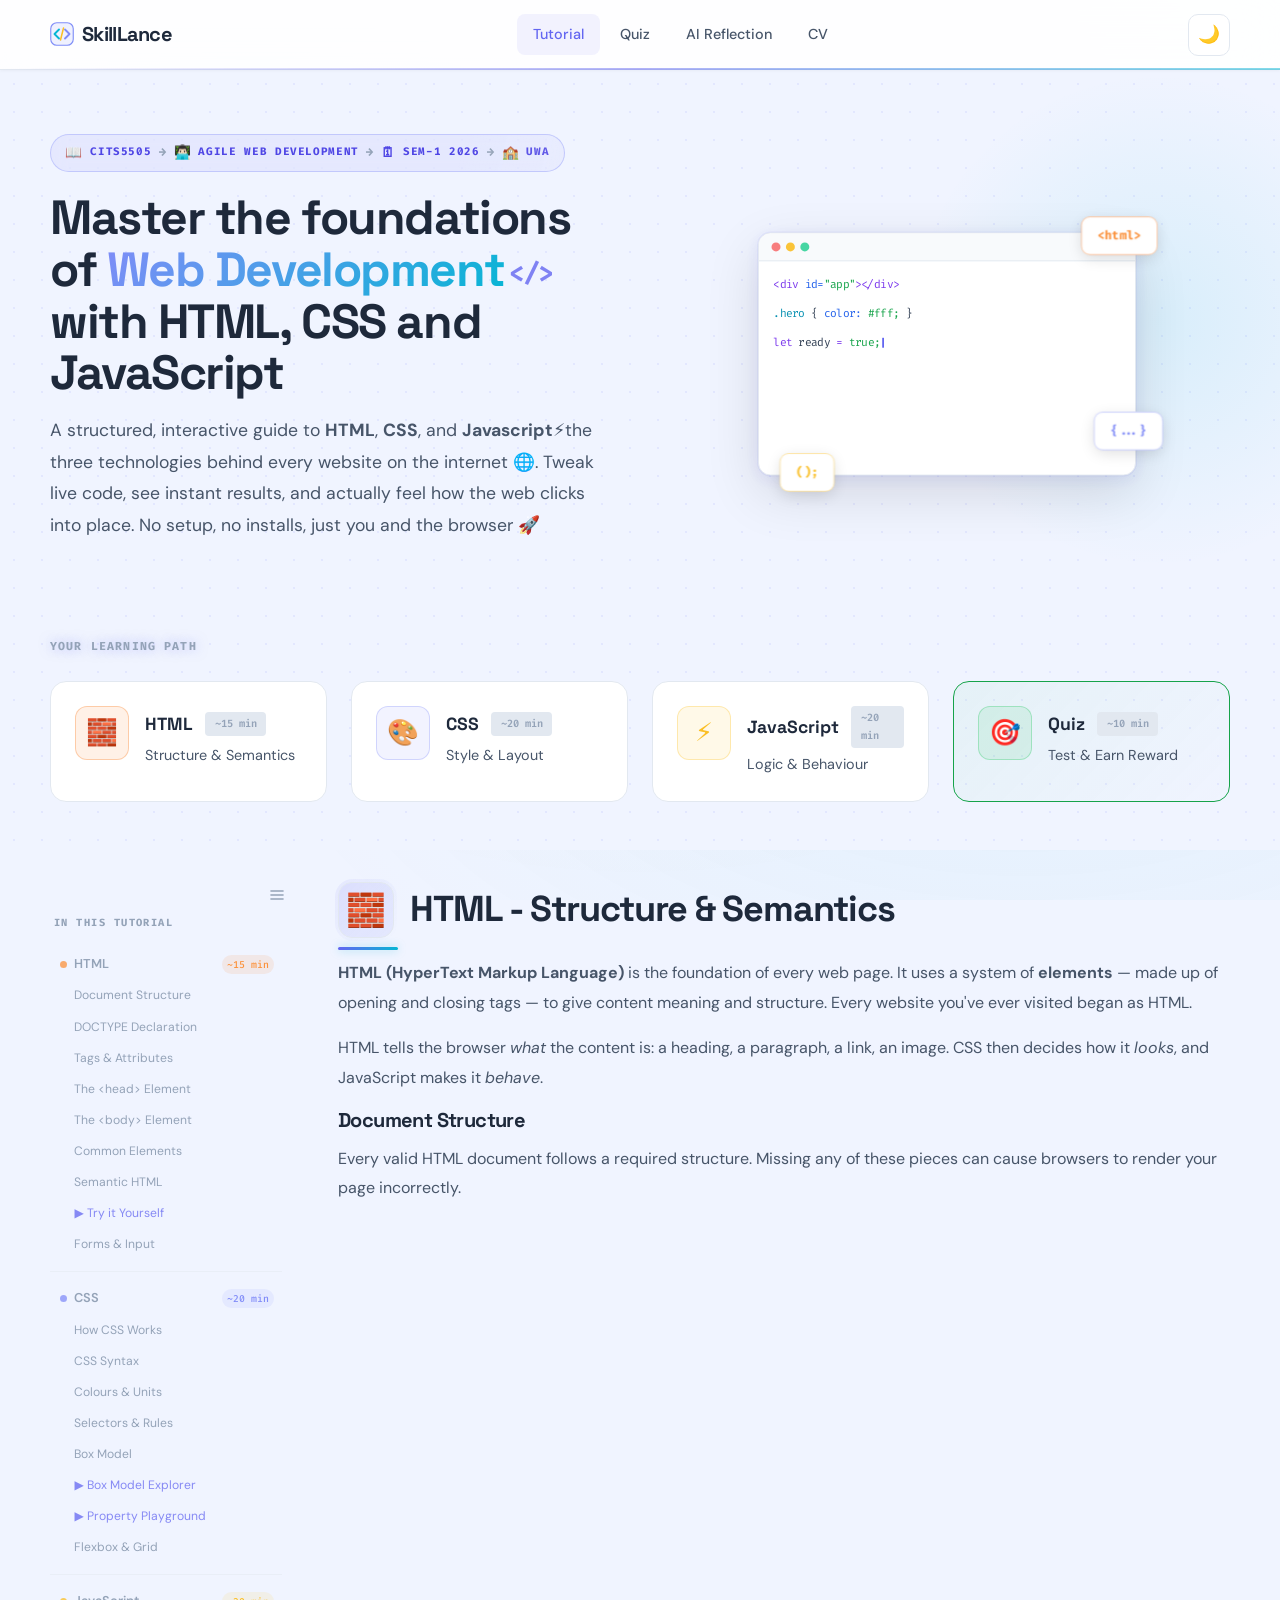
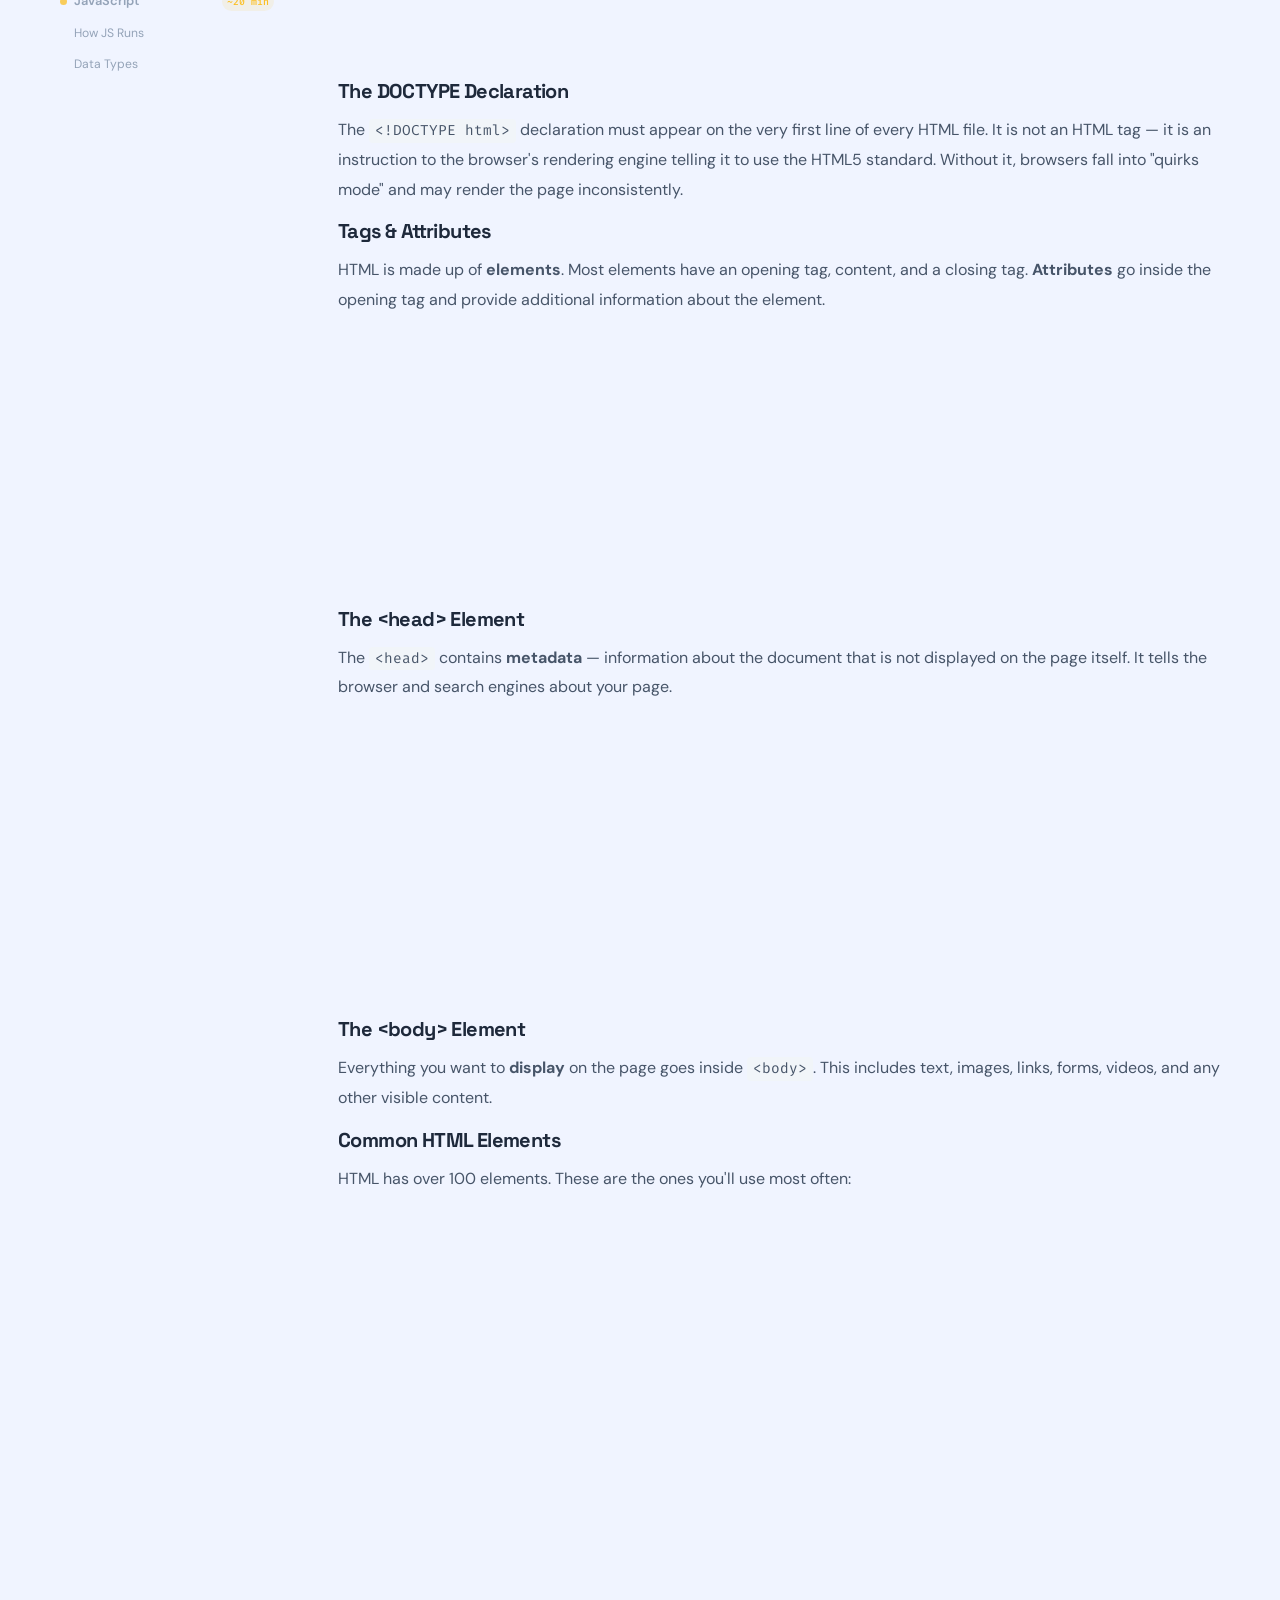
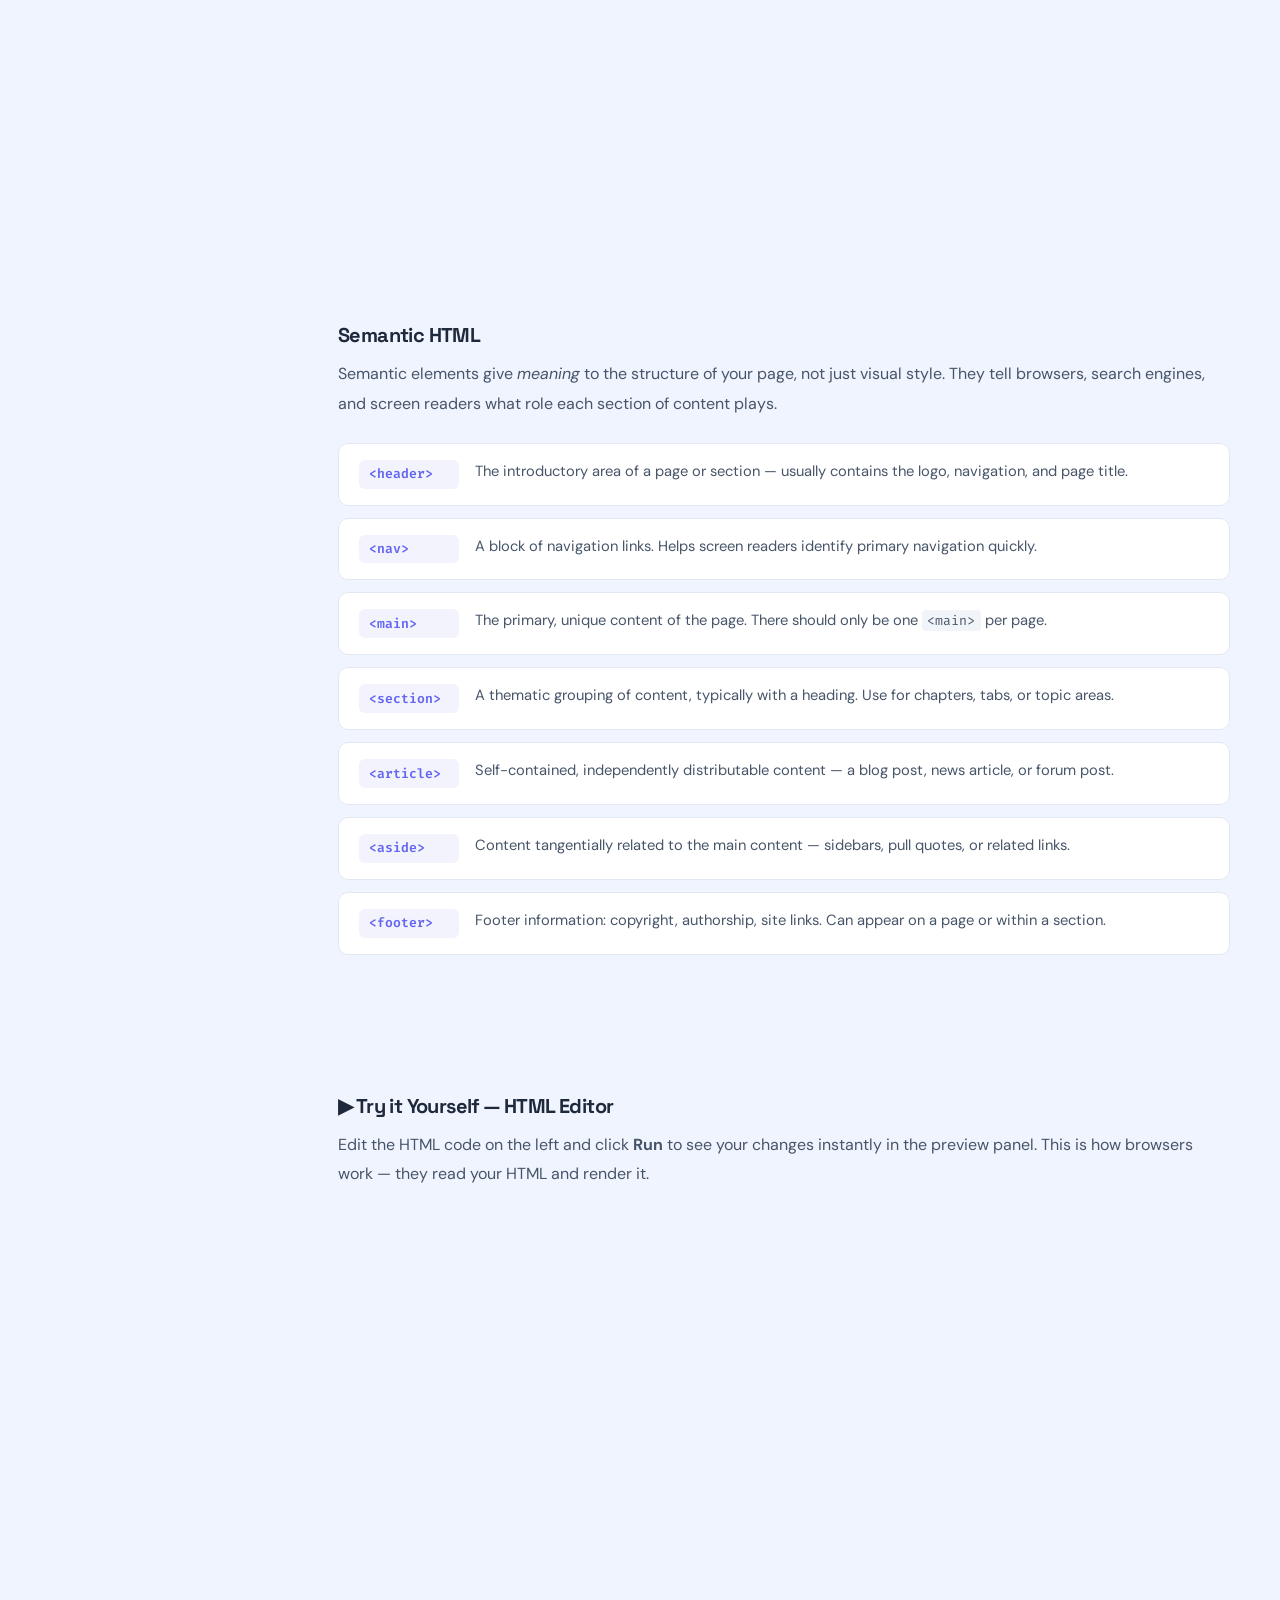
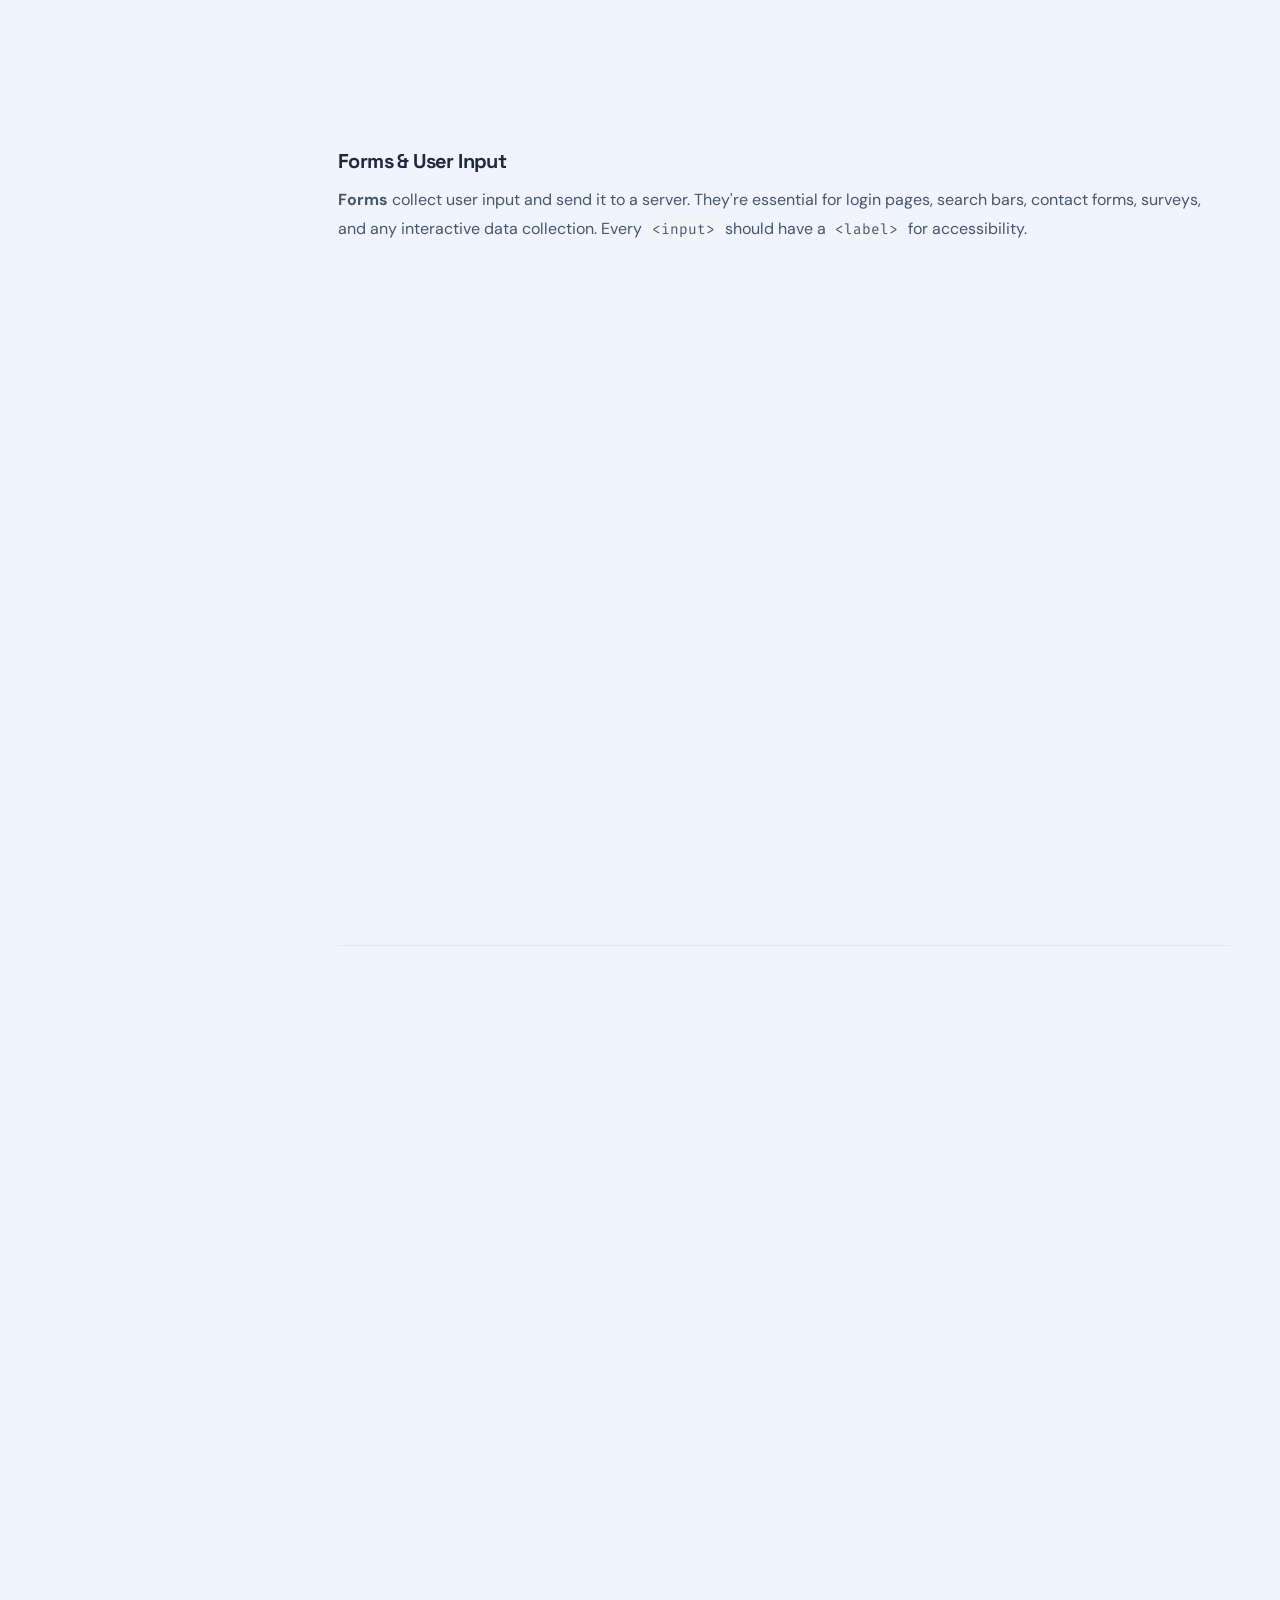
<file: index.html>
<!DOCTYPE html>
<!--
  ============================================================
  SkillLance — index.html
  Entry point / redirect stub
  ============================================================
  Author      : Arshad Sheik (Student ID: 25101735)
  Unit        : CITS5505 Agile Web Development, Sem 1 2026
  Institution : The University of Western Australia (UWA)
  Description : Root index page. Immediately redirects the
                visitor to the main Tutorial page so that
                opening the project root (e.g. on GitHub Pages)
                lands on the correct starting page.
  ============================================================
-->
<html lang="en">
<head>
  <meta charset="UTF-8">
  <!-- Favicon: inline SVG reusing the SkillLance code-bracket logo -->
  <link rel="icon" type="image/svg+xml" href="data:image/svg+xml,%3Csvg xmlns='http://www.w3.org/2000/svg' viewBox='0 0 32 32'%3E%3Crect x='1' y='1' width='30' height='30' rx='8' fill='%23818cf8' opacity='0.15'/%3E%3Crect x='1' y='1' width='30' height='30' rx='8' stroke='url(%23fg)' stroke-width='1.5' fill='none'/%3E%3Cpath d='M12 10L6 16L12 22' stroke='%2306b6d4' stroke-width='2.5' stroke-linecap='round' stroke-linejoin='round'/%3E%3Cpath d='M20 10L26 16L20 22' stroke='%23818cf8' stroke-width='2.5' stroke-linecap='round' stroke-linejoin='round'/%3E%3Cpath d='M18 8L14 24' stroke='%23fbbf24' stroke-width='2' stroke-linecap='round'/%3E%3Cdefs%3E%3ClinearGradient id='fg' x1='0' y1='0' x2='32' y2='32'%3E%3Cstop offset='0' stop-color='%23818cf8'/%3E%3Cstop offset='1' stop-color='%2306b6d4'/%3E%3C/linearGradient%3E%3C/defs%3E%3C/svg%3E">

  <!-- Meta-refresh redirect: 0-second delay sends the browser
       straight to tutorial.html without any visible flash. -->
  <meta http-equiv="refresh" content="0; url=./tutorial.html">

  <title>SkillLance</title>
</head>
<body>
  <!-- Fallback anchor for browsers/bots that ignore meta-refresh
       (e.g. search engine crawlers, curl, older user agents). -->
  <p>Redirecting to <a href="./tutorial.html">SkillLance</a>…</p>
</body>
</html>
</file>
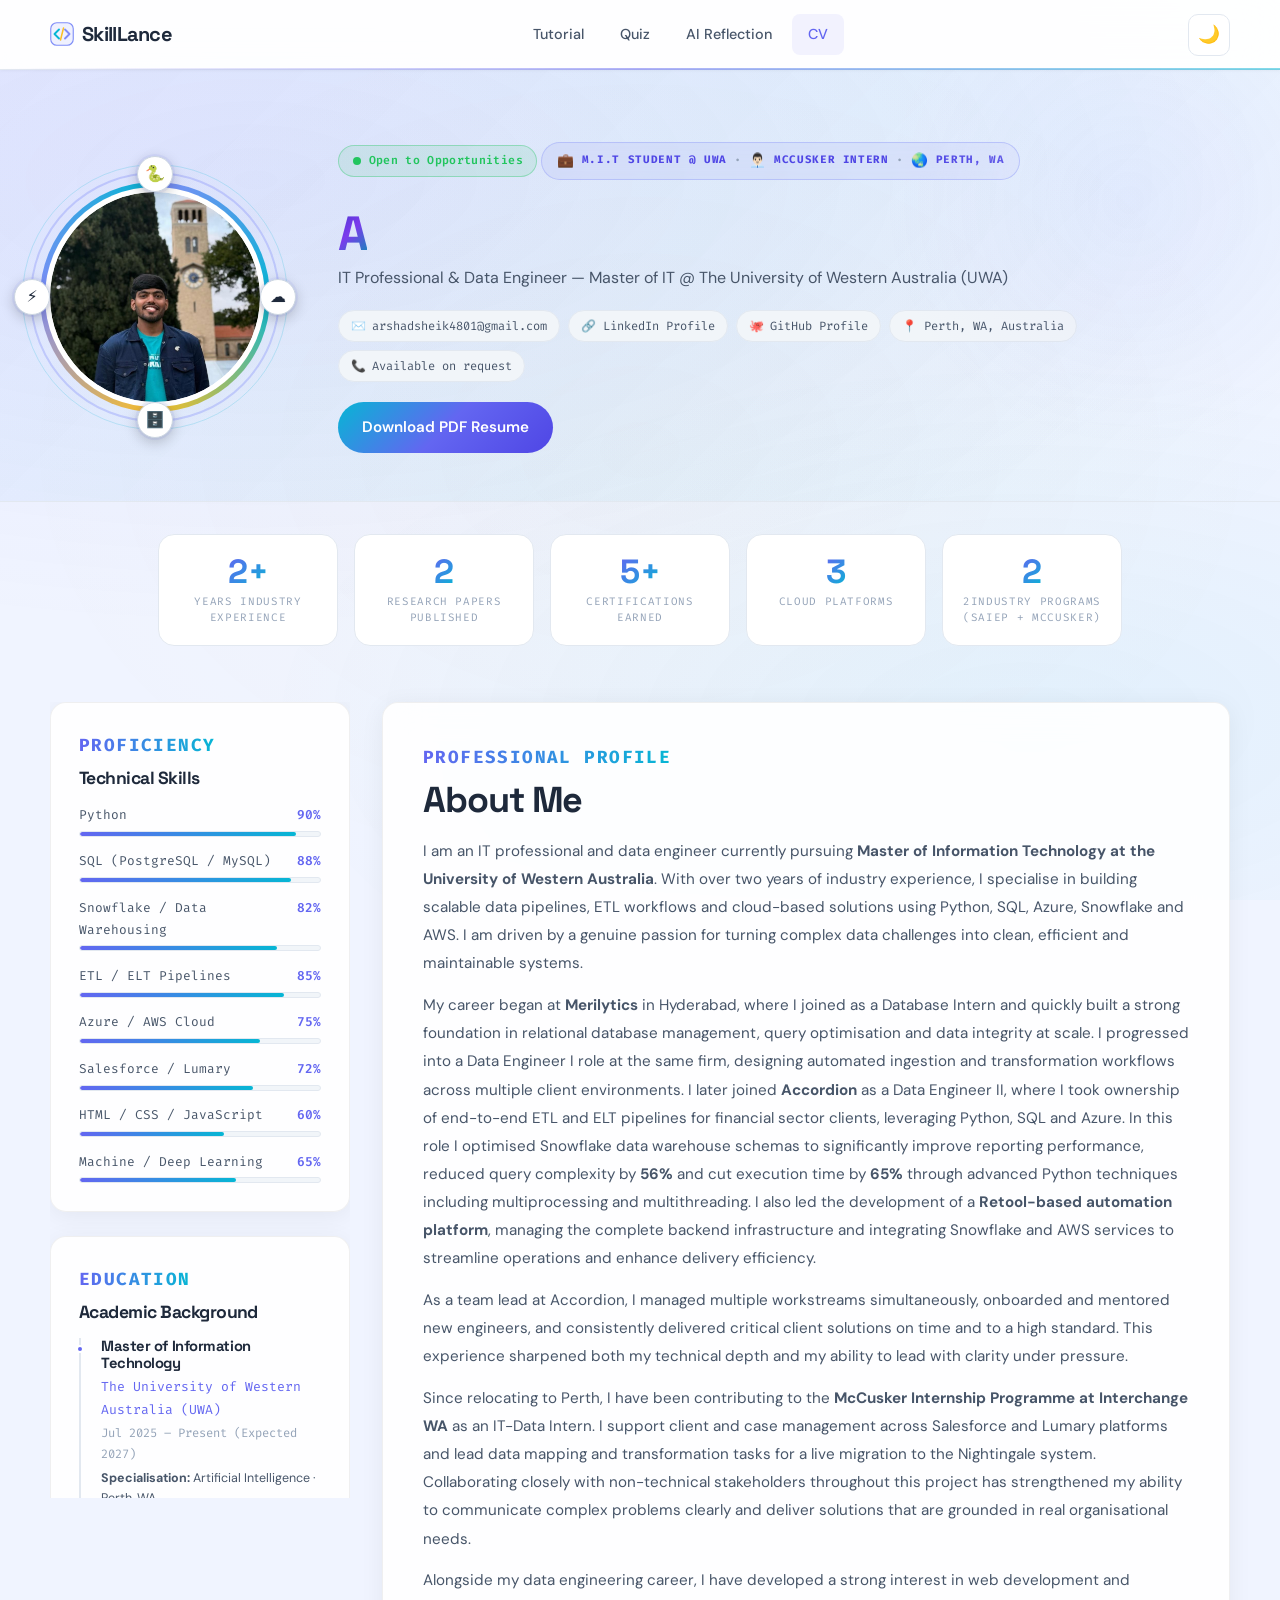
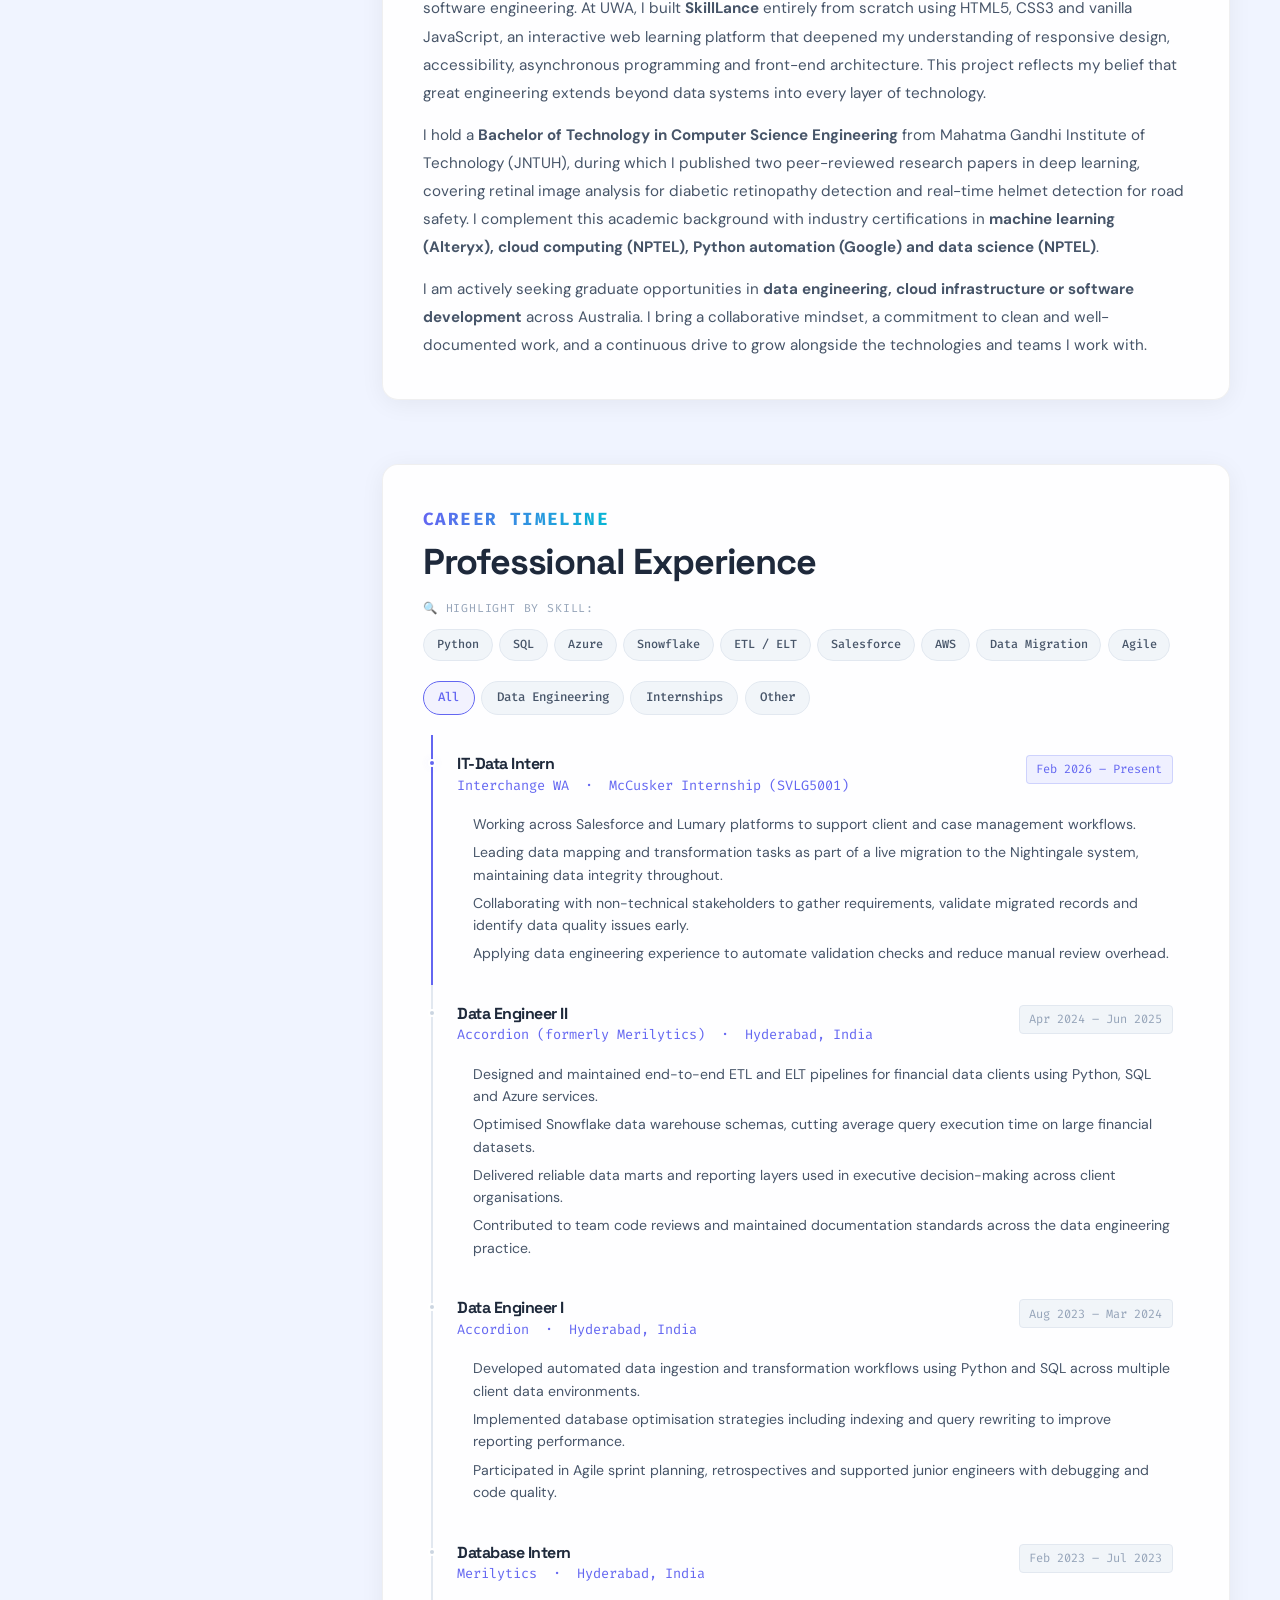
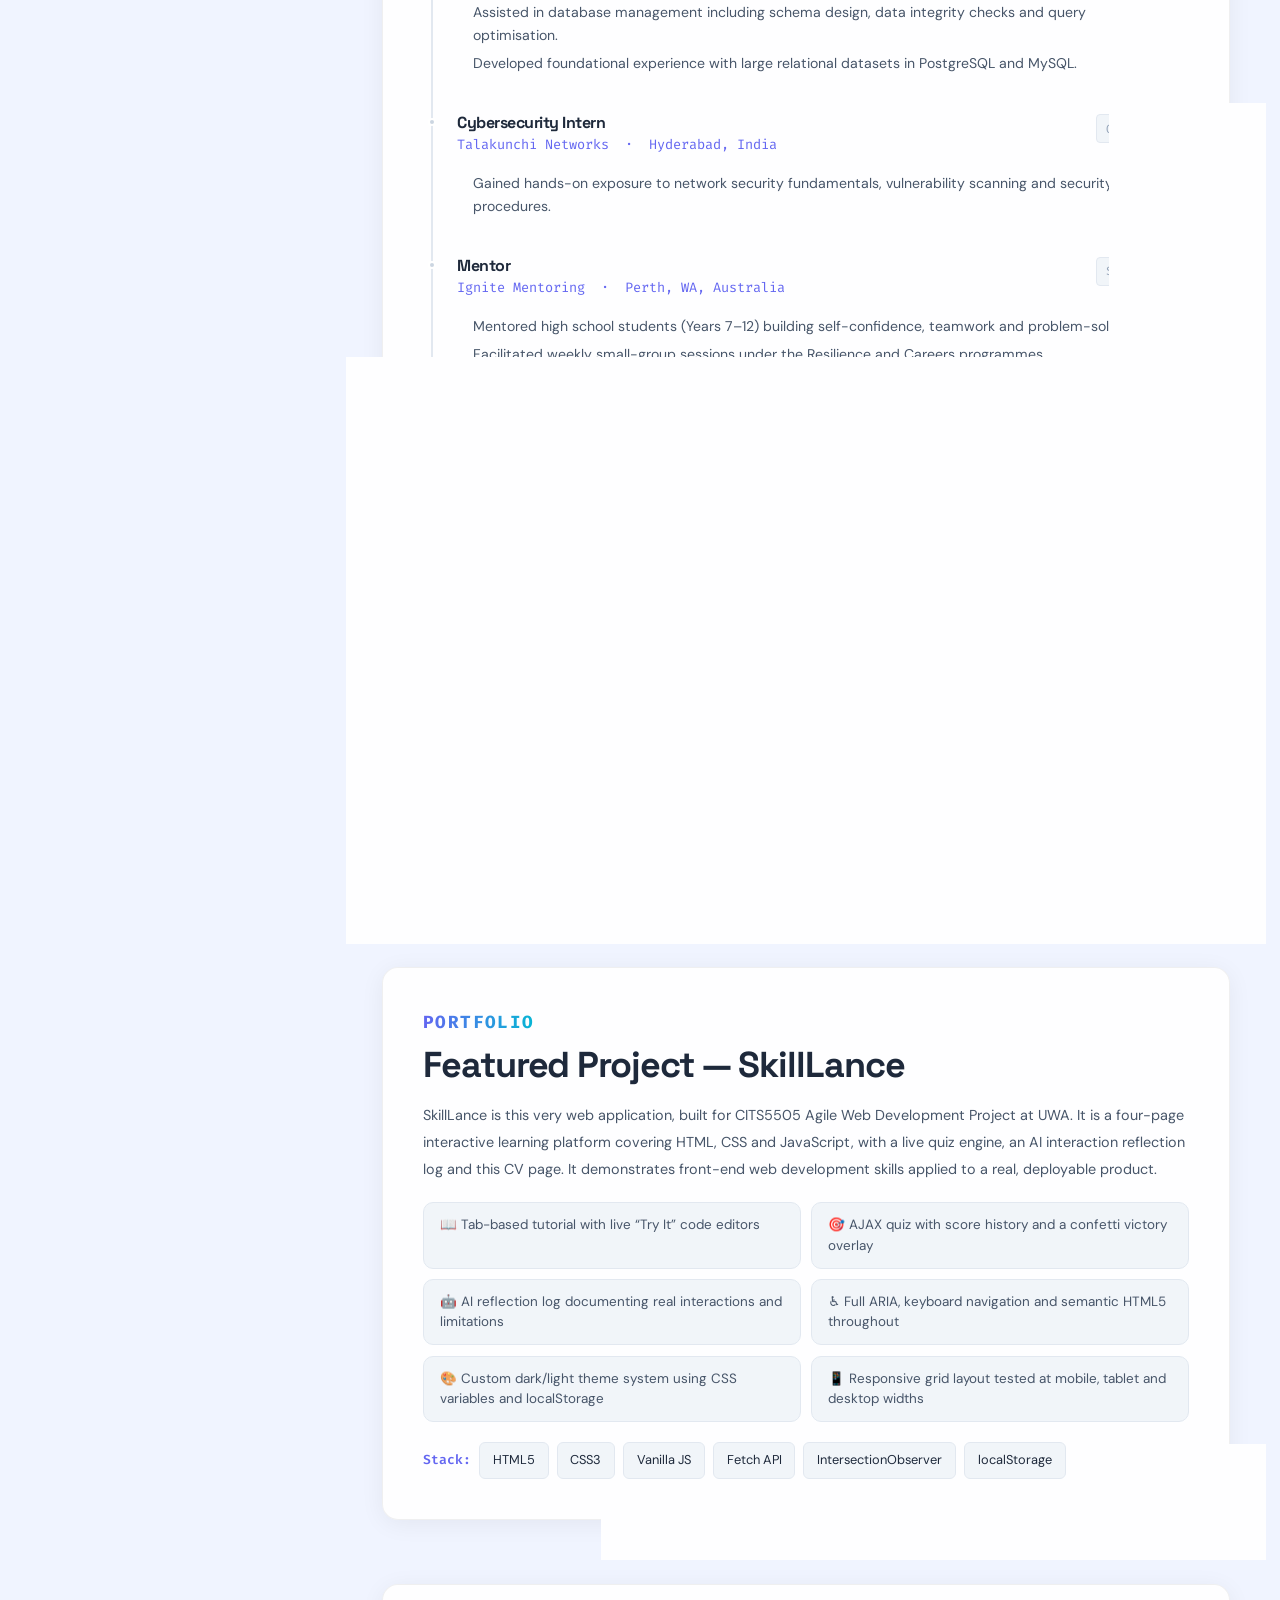
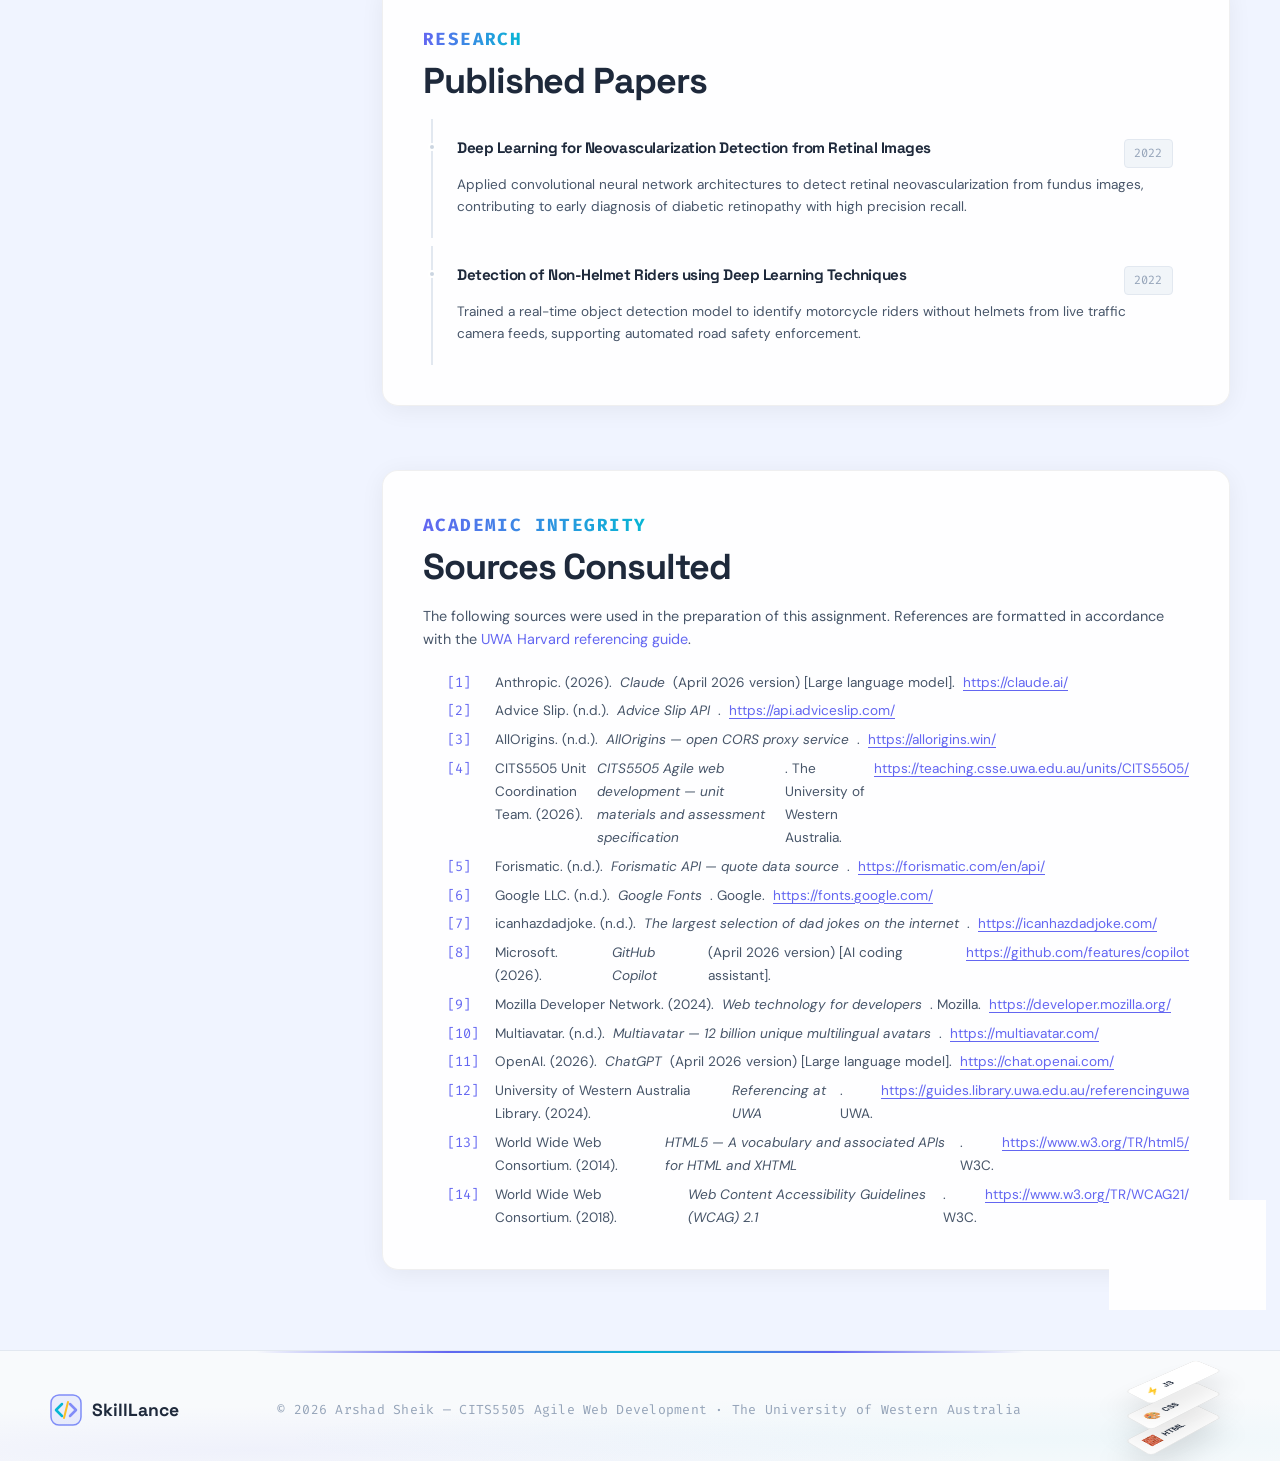
<file: cv.html>
<!DOCTYPE html>
<html lang="en" data-theme="dark">
<head>
  <meta charset="UTF-8">
<!--
  ============================================================
  SkillLance — cv.html
  Personalised Curriculum Vitae Page
  ============================================================
  Author      : Arshad Sheik (Student ID: 25101735)
  Unit        : CITS5505 Agile Web Development, Sem 1 2026
  Institution : The University of Western Australia (UWA)
  Description : Interactive CV/portfolio page presenting Arshad Sheik
                as a candidate to potential employers. Features include:
                  • Animated hero banner with tilt-effect profile photo,
                    orbital tech badge icons, and typewriter name reveal
                  • Animated stats counter row (years experience, papers, etc.)
                  • Two-column layout: sticky sidebar + scrollable main content
                  • Animated skill-proficiency bar charts (CSS transitions,
                    triggered by IntersectionObserver in main.js)
                  • Experience timeline with tech-skill tag filter and
                    tab-based category filter (All / Data Eng / Internships)
                  • Featured project card (SkillLance)
                  • Research publications list
                  • Floating action buttons: Download PDF and Back to Top
                  • Compulsory references section (UWA Harvard format)
                  • Scroll progress indicator bar at top of viewport
                  • Personal contact details use appropriate placeholders
                    for phone number (per rubric requirement)
  Dependencies: assets/style.css, assets/main.js,
                assets/images/Profile.jpeg,
                assets/docs/Arshad-Sheik-Resume.pdf,
                Google Fonts (CDN)
  ============================================================
-->
  <meta name="viewport" content="width=device-width, initial-scale=1.0">
  <meta name="description"
    content="Arshad Sheik — IT professional, data engineer and MIT student at UWA. Curriculum Vitae for potential employers.">
  <!-- Emoji favicon: laptop developer icon -->
  <link rel="icon" href="data:image/svg+xml,%3Csvg%20xmlns%3D%27http%3A%2F%2Fwww.w3.org%2F2000%2Fsvg%27%20viewBox%3D%270%200%20100%20100%27%3E%3Ctext%20y%3D%27.9em%27%20font-size%3D%2790%27%3E%F0%9F%91%A8%F0%9F%8F%BB%E2%80%8D%F0%9F%92%BB%3C%2Ftext%3E%3C%2Fsvg%3E">
  <title>Arshad Sheik - CV</title>

  <!-- ── Google Fonts ─────────────────────────────────────────────────────
       Preconnect hints establish early TCP connections for faster loading.
  ──────────────────────────────────────────────────────────────────── -->
  <link rel="preconnect" href="https://fonts.googleapis.com">
  <link rel="preconnect" href="https://fonts.gstatic.com" crossorigin>

  <!-- Primary typefaces: Syne (headings), DM Sans (body), Fira Code (code) -->
  <link
    href="https://fonts.googleapis.com/css2?family=Syne:wght@500;600;700;800&family=DM+Sans:ital,opsz,wght@0,9..40,400;0,9..40,500;0,9..40,600;1,9..40,400&family=Fira+Code:wght@400;500&display=swap"
    rel="stylesheet">

  <!-- Secondary typeface: Space Grotesk (stats numbers and display text) -->
  <link
    href="https://fonts.googleapis.com/css2?family=Space+Grotesk:wght@400;500;700&display=swap"
    rel="stylesheet">

  <!-- Shared stylesheet for the entire SkillLance application -->
  <link rel="stylesheet" href="./assets/style.css">

  <!-- Main JS: defer ensures HTML is fully parsed before execution.
       Handles: tilt effect, stats counter, skill bar animations,
       experience tab filter, tech tag highlighting, scroll progress
       bar, FAB visibility, and back-to-top button. -->
  <script defer src="./assets/main.js"></script>
</head>

<!-- data-page="cv" allows main.js and style.css to apply CV-specific
     behaviour (e.g. initialising the tilt effect only on this page). -->
<body data-page="cv">

  <!-- ── Scroll Progress Bar ──────────────────────────────────────────────
       A thin horizontal bar at the top of the viewport.
       Width is updated by main.js on scroll events to reflect the
       percentage of the page the user has scrolled through.
       aria-hidden: decorative/supplemental — not meaningful to AT users.
  ──────────────────────────────────────────────────────────────────── -->
  <div class="cv-scroll-progress" id="cv-scroll-progress" aria-hidden="true"></div>

  <!-- ── Accessibility: Skip link ────────────────────────────────────────
       Allows keyboard and screen-reader users to jump past navigation.
  ──────────────────────────────────────────────────────────────────── -->
  <a class="skip-link" href="#main-content">Skip to content</a>

  <!-- ── Site-wide Navigation ────────────────────────────────────────────
       Shared across all four pages. Contains:
         • Brand logo (SVG, links back to tutorial.html)
         • Page links with .active class on current page (CV)
         • Dark/light theme toggle button
         • Hamburger toggle for mobile responsive menu
  ──────────────────────────────────────────────────────────────────── -->
  <nav class="site-nav">
    <div class="container nav-inner">

      <!-- Brand logo: inline SVG with gradient angle-brackets and slash -->
      <a href="./tutorial.html" class="nav-logo">
        <svg class="logo-icon-nav" width="24" height="24" viewBox="0 0 32 32" fill="none">
          <rect x="1" y="1" width="30" height="30" rx="8" fill="url(#lbg)" opacity="0.12" />
          <rect x="1" y="1" width="30" height="30" rx="8" stroke="url(#lbg)" stroke-width="1.5" />
          <!-- Left angle bracket ( < ) -->
          <path d="M12 10L6 16L12 22" stroke="#06b6d4" stroke-width="2.5" stroke-linecap="round" stroke-linejoin="round" />
          <!-- Right angle bracket ( > ) -->
          <path d="M20 10L26 16L20 22" stroke="#818cf8" stroke-width="2.5" stroke-linecap="round" stroke-linejoin="round" />
          <!-- Forward slash ( / ) -->
          <path d="M18 8L14 24" stroke="#fbbf24" stroke-width="2" stroke-linecap="round" />
          <defs>
            <linearGradient id="lbg" x1="0" y1="0" x2="32" y2="32">
              <stop offset="0" stop-color="#818cf8" /><stop offset="1" stop-color="#06b6d4" />
            </linearGradient>
          </defs>
        </svg>
        SkillLance
      </a>

      <!-- Primary navigation links; .active marks the current page (CV) -->
      <div class="nav-links">
        <a href="./tutorial.html">Tutorial</a>
        <a href="./quiz.html">Quiz</a>
        <a href="./reflection.html">AI Reflection</a>
        <a href="./cv.html" class="active">CV</a>
      </div>

      <div class="nav-actions">
        <!-- Theme toggle; icon and aria-label managed by main.js -->
        <button type="button" class="theme-btn" data-theme-toggle aria-label="Toggle theme">🌙</button>
        <!-- Hamburger: three <span> bars styled to lines via CSS -->
        <button type="button" class="nav-toggle" aria-label="Toggle menu" aria-expanded="false">
          <span></span><span></span><span></span>
        </button>
      </div>
    </div>
  </nav>

  <!-- ── Main Content ─────────────────────────────────────────────────── -->
  <main id="main-content">

    <!-- ══ HERO BANNER ═══════════════════════════════════════════════════
         Full-width header presenting the candidate at a glance.
         Layout: profile photo (left) + name/title/contact links (right).
         JavaScript in main.js initialises:
           • 3D tilt effect on #cv-photo-tilt (mousemove listener)
           • Typewriter animation on #cv-typewriter
    ════════════════════════════════════════════════════════════════════ -->
    <header class="cv-hero-banner" role="banner">
      <div class="container">
        <div class="cv-hero-inner">

          <!-- Profile photo with decorative rings and orbital tech icons -->
          <figure class="cv-hero-photo-wrap" aria-label="Profile photo of Arshad Sheik">

            <!-- Rotating conic-gradient ring (CSS animation only) -->
            <div class="cv-photo-ring" aria-hidden="true"></div>

            <!-- Pulsing concentric glow rings (CSS animation only) -->
            <div class="cv-photo-pulse" aria-hidden="true"></div>

            <!-- Orbital floating emoji icons representing key tech skills.
                 Positioned absolutely around the photo via CSS transforms.
                 aria-hidden: decorative — screen readers skip these. -->
            <div class="cv-photo-orbs" aria-hidden="true">
              <span class="cv-orb cv-orb-1" title="Python">🐍</span>
              <span class="cv-orb cv-orb-2" title="Cloud">☁️</span>
              <span class="cv-orb cv-orb-3" title="Data">🗄️</span>
              <span class="cv-orb cv-orb-4" title="JavaScript">⚡</span>
            </div>

            <!-- Tiltable photo container: main.js attaches a mousemove
                 listener to this element to produce a 3D tilt effect.
                 The sheen overlay creates a moving highlight on tilt. -->
            <div class="cv-photo-tilt" id="cv-photo-tilt">
              <img src="./assets/images/Profile.jpeg" alt="Arshad Sheik — IT Professional & Data Engineer" class="cv-photo-img">
              <!-- Sheen: CSS pseudo-element-like highlight that tracks tilt -->
              <div class="cv-photo-sheen" aria-hidden="true"></div>
            </div>
          </figure>

          <!-- Candidate name, title, and contact row -->
          <div class="cv-hero-text">

            <!-- Open-to-work status badge with animated green dot -->
            <div class="cv-available-badge" role="status" aria-label="Currently open to work">
              <span class="cv-available-dot" aria-hidden="true"></span>
              Open to Opportunities
            </div>

            <!-- Animated pill: role, programme, and location tags -->
            <div class="eyebrow-pill-3d">
              <span class="pill-icon-3d">💼</span>
              <span class="pill-word" style="--i:0">M.I.T Student @ UWA</span>
              <span class="pill-sep">·</span>
              <span class="pill-icon-3d">👨🏻‍💼</span>
              <span class="pill-word" style="--i:1">McCusker Intern</span>
              <span class="pill-sep">·</span>
              <span class="pill-icon-3d">🌏</span>
              <span class="pill-word" style="--i:2">Perth, WA</span>
              <span class="pill-shimmer" aria-hidden="true"></span>
            </div><br>

            <!-- Name: typewriter animation triggered by main.js on load -->
            <h1 class="cv-hero-name" id="cv-typewriter" aria-label="Arshad Sheik">Arshad Sheik</h1>
            <p class="cv-hero-title">
              IT Professional &amp; Data Engineer &mdash; Master of IT @ The University of Western Australia (UWA)
            </p>

            <!-- Contact links row: email, LinkedIn, GitHub, location, phone.
                 PLACEHOLDER NOTE: Phone number is shown as a placeholder
                 pattern. For live/public deployment, replace with
                 [Available on request] to protect personal information. -->
            <nav class="cv-contact-row" aria-label="Contact links">
              <!-- Email: obfuscated by Cloudflare anti-scraping script -->
              <a href="mailto:arshadsheik4801@gmail.com" class="cv-contact-chip">
                <span aria-hidden="true">✉️</span> arshadsheik4801@gmail.com
              </a>
              <!-- External links: open in new tab, noopener for security -->
              <a href="https://linkedin.com/in/arshad-sheik" target="_blank" rel="noopener noreferrer" class="cv-contact-chip">
                <span aria-hidden="true">🔗</span> LinkedIn Profile
              </a>
              <a href="https://github.com/ArshadSheik" target="_blank" rel="noopener noreferrer" class="cv-contact-chip">
                <span aria-hidden="true">🐙</span> GitHub Profile
              </a>
              <!-- Static location chip -->
              <span class="cv-contact-chip"><span aria-hidden="true">📍</span> Perth, WA, Australia</span>
              <!-- Phone placeholder — replace with [Available on request]
                   before submitting to a public-facing site -->
              <span class="cv-contact-chip"><span aria-hidden="true">📞</span> Available on request</span>
            </nav>

            <!-- PDF resume download button -->
            <div style="margin-top:1.25rem;">
              <a href="./assets/docs/Arshad-Sheik-Resume.pdf" download class="btn btn-primary" id="cv-download-btn">
                Download PDF Resume
              </a>
            </div>
          </div>
        </div>
      </div>
    </header>

    <!-- ══ ANIMATED STATS ROW ════════════════════════════════════════════
         Five at-a-glance career metric cards. Each card contains a
         <span> with data-target and optional data-suffix attributes.
         main.js reads these and runs a count-up animation from 0 to the
         target value when the row enters the viewport via IntersectionObserver.
    ════════════════════════════════════════════════════════════════════ -->
    <section class="cv-stats-row container" aria-label="Career highlights at a glance">
      <!-- data-target: number to count up to; data-suffix: appended text (e.g. "+") -->
      <div class="cv-stat-card">
        <span class="cv-stat-num" data-target="2" data-suffix="+">0+</span>
        <span class="cv-stat-label">Years Industry Experience</span>
      </div>
      <div class="cv-stat-card">
        <span class="cv-stat-num" data-target="2">0</span>
        <span class="cv-stat-label">Research Papers Published</span>
      </div>
      <div class="cv-stat-card">
        <span class="cv-stat-num" data-target="5" data-suffix="+">0+</span>
        <span class="cv-stat-label">Certifications Earned</span>
      </div>
      <div class="cv-stat-card">
        <span class="cv-stat-num" data-target="3">0</span>
        <span class="cv-stat-label">Cloud Platforms</span>
      </div>
      <div class="cv-stat-card">
        <span class="cv-stat-num" data-target="2">0</span>
        <span class="cv-stat-label">2Industry Programs (SAIEP + McCusker)</span>
      </div>
    </section>

    <!-- ══ MAIN TWO-COLUMN LAYOUT ════════════════════════════════════════
         CSS Grid: sidebar (left, sticky) + main content (right, scrollable).
         Collapses to single column on mobile via media query in style.css.
    ════════════════════════════════════════════════════════════════════ -->
    <div class="container cv-layout" style="padding-top:2.5rem; padding-bottom:5rem;">

      <!-- ══ LEFT SIDEBAR ═══════════════════════════════════════════════
           Sticky sidebar containing: skill bars, education, certifications,
           achievements, hobbies, and languages. Scrolls independently
           of the main content column. Max-height and overflow managed
           via style.css (.cv-sidebar).
      ══════════════════════════════════════════════════════════════════ -->
      <aside class="cv-sidebar" aria-label="CV sidebar">

        <!-- Animated Skill Proficiency Bars ──────────────────────────────
             Each .cv-bar-fill has a -pct CSS custom property set inline.
             main.js uses IntersectionObserver to trigger a CSS transition
             that animates the bar width from 0 to -pct when the sidebar
             enters the viewport. data-pct is read by JS as the target width.
        ──────────────────────────────────────────────────────────────── -->
        <section class="glass-card cv-sidebar-card" aria-labelledby="skills-bar-heading">
          <p class="eyebrow" id="skills-bar-heading">Proficiency</p>
          <h2 style="font-size:1.1rem; margin-bottom:1rem;">Technical Skills</h2>
          <div class="cv-skill-bars" id="cv-skill-bars">
            <!-- Each row: label + percentage text + animated fill bar -->
            <div class="cv-bar-row">
              <div class="cv-bar-label"><span>Python</span><span class="cv-bar-pct">90%</span></div>
              <div class="cv-bar-track"><div class="cv-bar-fill" data-pct="90" style="--pct:90%"></div></div>
            </div>
            <div class="cv-bar-row">
              <div class="cv-bar-label"><span>SQL (PostgreSQL / MySQL)</span><span class="cv-bar-pct">88%</span></div>
              <div class="cv-bar-track"><div class="cv-bar-fill" data-pct="88" style="--pct:88%"></div></div>
            </div>
            <div class="cv-bar-row">
              <div class="cv-bar-label"><span>Snowflake / Data Warehousing</span><span class="cv-bar-pct">82%</span></div>
              <div class="cv-bar-track"><div class="cv-bar-fill" data-pct="82" style="--pct:82%"></div></div>
            </div>
            <div class="cv-bar-row">
              <div class="cv-bar-label"><span>ETL / ELT Pipelines</span><span class="cv-bar-pct">85%</span></div>
              <div class="cv-bar-track"><div class="cv-bar-fill" data-pct="85" style="--pct:85%"></div></div>
            </div>
            <div class="cv-bar-row">
              <div class="cv-bar-label"><span>Azure / AWS Cloud</span><span class="cv-bar-pct">75%</span></div>
              <div class="cv-bar-track"><div class="cv-bar-fill" data-pct="75" style="--pct:75%"></div></div>
            </div>
            <div class="cv-bar-row">
              <div class="cv-bar-label"><span>Salesforce / Lumary</span><span class="cv-bar-pct">72%</span></div>
              <div class="cv-bar-track"><div class="cv-bar-fill" data-pct="72" style="--pct:72%"></div></div>
            </div>
            <div class="cv-bar-row">
              <div class="cv-bar-label"><span>HTML / CSS / JavaScript</span><span class="cv-bar-pct">60%</span></div>
              <div class="cv-bar-track"><div class="cv-bar-fill" data-pct="80" style="--pct:60%"></div></div>
            </div>
            <div class="cv-bar-row">
              <div class="cv-bar-label"><span>Machine / Deep Learning</span><span class="cv-bar-pct">65%</span></div>
              <div class="cv-bar-track"><div class="cv-bar-fill" data-pct="70" style="--pct:65%"></div></div>
            </div>
          </div>
        </section>

        <!-- Education ──────────────────────────────────────────────────────
             Two entries: current Master of IT (UWA) and B.Tech (MGIT/JNTUH).
             Uses .timeline-item / .tl-dot CSS for a vertical timeline style.
        ──────────────────────────────────────────────────────────────── -->
        <section class="glass-card cv-sidebar-card" aria-labelledby="edu-heading" style="margin-top:1.5rem;">
          <p class="eyebrow" id="edu-heading">Education</p>
          <h2 style="font-size:1.1rem; margin-bottom:1rem;">Academic Background</h2>

          <!-- Current degree -->
          <div class="timeline-item">
            <div class="tl-dot"></div>
            <h3 style="font-size:0.92rem; margin:0 0 0.25rem;">Master of Information Technology</h3>
            <p class="tl-org">The University of Western Australia (UWA)</p>
            <p class="tl-date">Jul 2025 &ndash; Present (Expected 2027)</p>
            <p class="card-desc" style="font-size:0.78rem; margin-top:0.3rem;"><strong>Specialisation:</strong> Artificial Intelligence &middot; Perth, WA </p>
          </div>

          <!-- Previous degree -->
          <div class="timeline-item" style="margin-top:1.25rem;">
            <div class="tl-dot"></div>
            <h3 style="font-size:0.92rem; margin:0 0 0.25rem;">B.Tech &mdash; Computer Science Engineering</h3>
            <p class="tl-org">Mahatma Gandhi Institute of Technology, JNTUH</p>
            <p class="tl-date">2018 &ndash; 2022</p>
            <p class="card-desc" style="font-size:0.78rem; margin-top:0.3rem;">Hyderabad, India &middot; Published 2 peer-reviewed research papers in deep learning</p>
          </div>
        </section>

        <!-- Certifications ───────────────────────────────────────────────── -->
        <section class="glass-card cv-sidebar-card" aria-labelledby="certs-heading" style="margin-top:1.5rem;">
          <p class="eyebrow" id="certs-heading">Certifications</p>
          <h2 style="font-size:1.1rem; margin-bottom:0.75rem;">Credentials</h2>
          <ul class="cv-cert-list">
            <li><span class="cv-cert-icon">🏅</span> Alteryx Machine Learning Core</li>
            <li><span class="cv-cert-icon">☁️</span> Cloud Computing &mdash; NPTEL</li>
            <li><span class="cv-cert-icon">🐍</span> Google IT Automation with Python</li>
            <li><span class="cv-cert-icon">📊</span> Social Networks &mdash; NPTEL</li>
            <li><span class="cv-cert-icon">🔬</span> Data Science for Engineers &mdash; NPTEL</li>
          </ul>
        </section>

        <!-- Achievements ─────────────────────────────────────────────────── -->
        <section class="glass-card cv-sidebar-card" aria-labelledby="ach-heading" style="margin-top:1.5rem;">
          <p class="eyebrow" id="ach-heading">Recognition</p>
          <h2 style="font-size:1.1rem; margin-bottom:0.75rem;">Achievements</h2>
          <ul class="cv-cert-list">
            <li><span class="cv-cert-icon">📄</span> 2 published peer-reviewed research papers on deep learning (2022)</li>
            <li><span class="cv-cert-icon">🌏</span> Scored 92% (Top 1) in NPTEL Certification - Cloud Computing Course.</li>
            <li><span class="cv-cert-icon">🎓</span> Won 1st prise in a 3-Day Internal Hackathon conducted by SmartBridge at MGIT</li>
          </ul>
        </section>

        <!-- Hobbies & Interests ──────────────────────────────────────────── -->
        <section class="glass-card cv-sidebar-card" aria-labelledby="hobbies-heading" style="margin-top:1.5rem;">
          <p class="eyebrow" id="hobbies-heading">Beyond Code</p>
          <h2 style="font-size:1.1rem; margin-bottom:0.75rem;">Interests &amp; Hobbies</h2>
          <!-- Pill tags for visual variety -->
          <div class="skills-wrap">
            <span class="skill-pill">Cricket</span>
            <span class="skill-pill">Exploring Perth</span>
            <span class="skill-pill">Machine Learning Research</span>
            <span class="skill-pill">Open Source</span>
            <span class="skill-pill">Data Visualisation</span>
            <span class="skill-pill">Photography</span>
            <span class="skill-pill">Cooking</span>
          </div>
        </section>

        <!-- Languages ────────────────────────────────────────────────────── -->
        <section class="glass-card cv-sidebar-card" aria-labelledby="lang-heading" style="margin-top:1.5rem;">
          <p class="eyebrow" id="lang-heading">Languages</p>
          <h2 style="font-size:1.1rem; margin-bottom:0.75rem;">Communication</h2>
          <ul class="cv-cert-list">
            <li><span class="cv-cert-icon">🇦🇺</span> English &mdash; Professional Proficiency</li>
            <li><span class="cv-cert-icon">🇮🇳</span> Telugu &mdash; Native</li>
            <li><span class="cv-cert-icon">🇮🇳</span> Hindi &mdash; Conversational</li>
          </ul>
        </section>

      </aside><!-- /cv-sidebar -->

      <!-- ══ RIGHT MAIN CONTENT ════════════════════════════════════════ -->
      <div class="cv-main-content" role="region" aria-label="CV main content">

        <!-- About Me ───────────────────────────────────────────────────────
             ~500-word professional biography as required by the rubric.
             Covers: industry background, key roles, current programme,
             SkillLance project, research papers, and career goals.
        ──────────────────────────────────────────────────────────────── -->
        <section class="cv-section glass-card" aria-labelledby="about-heading">
          <p class="eyebrow" id="about-heading">Professional Profile</p>
          <h2>About Me</h2>
          <div class="cv-about-body">
            <p>I am an IT professional and data engineer currently pursuing <strong>Master of Information Technology at the University of Western Australia</strong>. With over two years of industry experience, I specialise in building scalable data pipelines, ETL workflows and cloud-based solutions using Python, SQL, Azure, Snowflake and AWS. I am driven by a genuine passion for turning complex data challenges into clean, efficient and maintainable systems.</p>

            <p>My career began at <strong>Merilytics</strong> in Hyderabad, where I joined as a Database Intern and quickly built a strong foundation in relational database management, query optimisation and data integrity at scale. I progressed into a Data Engineer I role at the same firm, designing automated ingestion and transformation workflows across multiple client environments. I later joined <strong>Accordion</strong> as a Data Engineer II, where I took ownership of end-to-end ETL and ELT pipelines for financial sector clients, leveraging Python, SQL and Azure. In this role I optimised Snowflake data warehouse schemas to significantly improve reporting performance, reduced query complexity by <strong>56%</strong> and cut execution time by <strong>65%</strong> through advanced Python techniques including multiprocessing and multithreading. I also led the development of a <strong>Retool-based automation platform</strong>, managing the complete backend infrastructure and integrating Snowflake and AWS services to streamline operations and enhance delivery efficiency.</p>

            <p>As a team lead at Accordion, I managed multiple workstreams simultaneously, onboarded and mentored new engineers, and consistently delivered critical client solutions on time and to a high standard. This experience sharpened both my technical depth and my ability to lead with clarity under pressure.</p>

            <p>Since relocating to Perth, I have been contributing to the <strong>McCusker Internship Programme at Interchange WA</strong> as an IT-Data Intern. I support client and case management across Salesforce and Lumary platforms and lead data mapping and transformation tasks for a live migration to the Nightingale system. Collaborating closely with non-technical stakeholders throughout this project has strengthened my ability to communicate complex problems clearly and deliver solutions that are grounded in real organisational needs.</p>

            <p>Alongside my data engineering career, I have developed a strong interest in web development and software engineering. At UWA, I built <strong>SkillLance</strong> entirely from scratch using HTML5, CSS3 and vanilla JavaScript, an interactive web learning platform that deepened my understanding of responsive design, accessibility, asynchronous programming and front-end architecture. This project reflects my belief that great engineering extends beyond data systems into every layer of technology.</p>

            <p>I hold a <strong>Bachelor of Technology in Computer Science Engineering</strong> from Mahatma Gandhi Institute of Technology (JNTUH), during which I published two peer-reviewed research papers in deep learning, covering retinal image analysis for diabetic retinopathy detection and real-time helmet detection for road safety. I complement this academic background with industry certifications in <strong>machine learning (Alteryx), cloud computing (NPTEL), Python automation (Google) and data science (NPTEL)</strong>.</p>

            <p>I am actively seeking graduate opportunities in <strong>data engineering, cloud infrastructure or software development</strong> across Australia. I bring a collaborative mindset, a commitment to clean and well-documented work, and a continuous drive to grow alongside the technologies and teams I work with.</p>
          </div>
        </section>

        <!-- Professional Experience ─────────────────────────────────────────
             Interactive experience timeline with two filter mechanisms:
               1. Tech skill tags (#cv-tech-tags): clicking a tag adds
                  .cv-skill-highlight to matching experience bullet points
                  (handled by main.js data-skill attribute matching).
               2. Tab filter (.cv-tabs): clicking a tab shows/hides
                  experience articles by their data-category attribute.
                  Tabs follow WAI-ARIA tablist/tab/tabpanel pattern.
             Each <article> has:
               • data-category: used by tab filter (data/intern/other)
               • aria-labelledby pointing to its <h3> for AT users
        ──────────────────────────────────────────────────────────────── -->
        <section class="cv-section glass-card" aria-labelledby="exp-heading" style="margin-top:1.5rem;">
          <p class="eyebrow" id="exp-heading">Career Timeline</p>
          <h2>Professional Experience</h2>

          <!-- Tech skill tag filter: highlights matching bullet points -->
          <div class="cv-tech-filter" role="group" aria-label="Highlight experience by technology">
            <span class="cv-tech-filter-label">🔍 Highlight by skill:</span>
            <div class="cv-tech-tags" id="cv-tech-tags">
              <!-- Each button's data-skill is matched against bullet text by main.js -->
              <button type="button" class="cv-tech-tag" data-skill="Python">Python</button>
              <button type="button" class="cv-tech-tag" data-skill="SQL">SQL</button>
              <button type="button" class="cv-tech-tag" data-skill="Azure">Azure</button>
              <button type="button" class="cv-tech-tag" data-skill="Snowflake">Snowflake</button>
              <button type="button" class="cv-tech-tag" data-skill="ETL">ETL / ELT</button>
              <button type="button" class="cv-tech-tag" data-skill="Salesforce">Salesforce</button>
              <button type="button" class="cv-tech-tag" data-skill="AWS">AWS</button>
              <button type="button" class="cv-tech-tag" data-skill="migration">Data Migration</button>
              <button type="button" class="cv-tech-tag" data-skill="Agile">Agile</button>
            </div>
          </div>

          <!-- Category tab filter: All / Data Engineering / Internships / Other -->
          <div class="cv-tabs" role="tablist" aria-label="Filter experience by type">
            <button type="button" class="cv-tab active" role="tab" aria-selected="true"  data-filter="all"    id="tab-all"    aria-controls="experience-timeline">All</button>
            <button type="button" class="cv-tab"        role="tab" aria-selected="false" data-filter="data"   id="tab-data"   aria-controls="experience-timeline">Data Engineering</button>
            <button type="button" class="cv-tab"        role="tab" aria-selected="false" data-filter="intern" id="tab-intern" aria-controls="experience-timeline">Internships</button>
            <button type="button" class="cv-tab"        role="tab" aria-selected="false" data-filter="other"  id="tab-other"  aria-controls="experience-timeline">Other</button>
          </div>

          <!-- Experience articles: filtered by data-category via main.js -->
          <div class="experience-timeline" id="experience-timeline" role="tabpanel" tabindex="0" aria-labelledby="tab-all">

            <!-- ── Current role: IT-Data Intern (McCusker / Interchange WA) -->
            <article class="exp-item exp-current" data-category="intern" aria-labelledby="exp1-title">
              <div class="exp-header">
                <div>
                  <h3 id="exp1-title">IT-Data Intern</h3>
                  <!-- exp-badge-live applies an animated "live" indicator dot -->
                  <p class="exp-org">Interchange WA &nbsp;&middot;&nbsp; McCusker Internship (SVLG5001)</p>
                </div>
                <span class="exp-date exp-badge-live"><time datetime="2025-02">Feb 2026</time> &ndash; Present</span>
              </div>
              <ul class="exp-bullets">
                <li>Working across Salesforce and Lumary platforms to support client and case management workflows.</li>
                <li>Leading data mapping and transformation tasks as part of a live migration to the Nightingale system, maintaining data integrity throughout.</li>
                <li>Collaborating with non-technical stakeholders to gather requirements, validate migrated records and identify data quality issues early.</li>
                <li>Applying data engineering experience to automate validation checks and reduce manual review overhead.</li>
              </ul>
            </article>

            <!-- ── Data Engineer II (Accordion, formerly Merilytics) -->
            <article class="exp-item" data-category="data" aria-labelledby="exp2-title">
              <div class="exp-header">
                <div>
                  <h3 id="exp2-title">Data Engineer II</h3>
                  <p class="exp-org">Accordion (formerly Merilytics) &nbsp;&middot;&nbsp; Hyderabad, India</p>
                </div>
                <span class="exp-date"><time datetime="2024-04">Apr 2024</time> &ndash; <time datetime="2025-06">Jun 2025</time></span>
              </div>
              <ul class="exp-bullets">
                <li>Designed and maintained end-to-end ETL and ELT pipelines for financial data clients using Python, SQL and Azure services.</li>
                <li>Optimised Snowflake data warehouse schemas, cutting average query execution time on large financial datasets.</li>
                <li>Delivered reliable data marts and reporting layers used in executive decision-making across client organisations.</li>
                <li>Contributed to team code reviews and maintained documentation standards across the data engineering practice.</li>
              </ul>
            </article>

            <!-- ── Data Engineer I (Accordion) -->
            <article class="exp-item" data-category="data" aria-labelledby="exp3-title">
              <div class="exp-header">
                <div>
                  <h3 id="exp3-title">Data Engineer I</h3>
                  <p class="exp-org">Accordion &nbsp;&middot;&nbsp; Hyderabad, India</p>
                </div>
                <span class="exp-date"><time datetime="2023-08">Aug 2023</time> &ndash; <time datetime="2024-03">Mar 2024</time></span>
              </div>
              <ul class="exp-bullets">
                <li>Developed automated data ingestion and transformation workflows using Python and SQL across multiple client data environments.</li>
                <li>Implemented database optimisation strategies including indexing and query rewriting to improve reporting performance.</li>
                <li>Participated in Agile sprint planning, retrospectives and supported junior engineers with debugging and code quality.</li>
              </ul>
            </article>

            <!-- ── Database Intern (Merilytics) -->
            <article class="exp-item" data-category="intern" aria-labelledby="exp4-title">
              <div class="exp-header">
                <div>
                  <h3 id="exp4-title">Database Intern</h3>
                  <p class="exp-org">Merilytics &nbsp;&middot;&nbsp; Hyderabad, India</p>
                </div>
                <span class="exp-date"><time datetime="2023-02">Feb 2023</time> &ndash; <time datetime="2023-07">Jul 2023</time></span>
              </div>
              <ul class="exp-bullets">
                <li>Assisted in database management including schema design, data integrity checks and query optimisation.</li>
                <li>Developed foundational experience with large relational datasets in PostgreSQL and MySQL.</li>
              </ul>
            </article>

            <!-- ── Cybersecurity Intern (Talakunchi Networks) -->
            <article class="exp-item" data-category="other" aria-labelledby="exp5-title">
              <div class="exp-header">
                <div>
                  <h3 id="exp5-title">Cybersecurity Intern</h3>
                  <p class="exp-org">Talakunchi Networks &nbsp;&middot;&nbsp; Hyderabad, India</p>
                </div>
                <span class="exp-date"><time datetime="2021-10">Oct 2021</time></span>
              </div>
              <ul class="exp-bullets">
                <li>Gained hands-on exposure to network security fundamentals, vulnerability scanning and security audit procedures.</li>
              </ul>
            </article>

            <!-- ── Mentor (Ignite Mentoring, Perth) -->
            <article class="exp-item" data-category="other" aria-labelledby="exp6-title">
              <div class="exp-header">
                <div>
                  <h3 id="exp6-title">Mentor</h3>
                  <p class="exp-org">Ignite Mentoring &nbsp;&middot;&nbsp; Perth, WA, Australia</p>
                </div>
                <span class="exp-date"><time datetime="2025-09">Sep 2025</time></span>
              </div>
              <ul class="exp-bullets">
                <li>Mentored high school students (Years 7–12) building self-confidence, teamwork and problem-solving skills.</li>
                <li>Facilitated weekly small-group sessions under the Resilience and Careers programmes.</li>
                <li>Contributed to programme planning and adapted sessions dynamically based on student needs.</li>
                <li>Empowered students to identify their strengths and plan future education and career pathways.</li>
              </ul>
            </article>

            <!-- ── Student Consultant (SAIEP, Perth) -->
            <article class="exp-item" data-category="other" aria-labelledby="exp7-title">
              <div class="exp-header">
                <div>
                  <h3 id="exp7-title">Student Consultant</h3>
                  <p class="exp-org">Study Australia Industry Experience Program (SAIEP) &nbsp;&middot;&nbsp; Perth, WA</p>
                </div>
                <span class="exp-date"><time datetime="2025-09">Sep 2025</time></span>
              </div>
              <ul class="exp-bullets">
                <li>Participated in a 2-week intensive industry consulting project, delivering actionable insights for a real-world client.</li>
                <li>Conducted secondary research and in-depth analysis to develop practical, evidence-based recommendations.</li>
                <li>Prepared and presented a final client report, iterating on solutions based on stakeholder feedback.</li>
              </ul>
            </article>

            <!-- ── Volunteer & Event Coordinator (University initiatives) -->
            <article class="exp-item" data-category="other" aria-labelledby="exp8-title">
              <div class="exp-header">
                <div>
                  <h3 id="exp8-title">Volunteer &amp; Event Coordinator</h3>
                  <p class="exp-org">University &amp; Community Initiatives &nbsp;&middot;&nbsp; Hyderabad, India</p>
                </div>
                <span class="exp-date"><time datetime="2019-10">Oct 2019</time> – <time datetime="2025-06">Jun 2025</time></span>
              </div>
              <ul class="exp-bullets">
                <li>Coordinated M.G.I.T. Annual Day and Idea Incubator Club activities across multiple academic years.</li>
                <li>Served as Internshala Student Partner and Campus Ambassador for GECF.</li>
                <li>Managed large-scale events with over 1,000 attendees, ensuring smooth logistics and audience engagement.</li>
              </ul>
            </article>

          </div><!-- /experience-timeline -->
        </section>

        <!-- Featured Project: SkillLance ────────────────────────────────────
             Highlights the SkillLance application itself as portfolio evidence.
             Shows a feature grid and the full technology stack as pill tags.
        ──────────────────────────────────────────────────────────────── -->
        <section class="cv-section glass-card" aria-labelledby="proj-heading" style="margin-top:1.5rem;">
          <p class="eyebrow" id="proj-heading">Portfolio</p>
          <h2>Featured Project &mdash; SkillLance</h2>
          <p class="card-desc" style="line-height:1.85; margin-bottom:1.25rem;">
            SkillLance is this very web application, built for CITS5505 Agile Web Development Project at UWA. It is a four-page
            interactive learning platform covering HTML, CSS and JavaScript, with a live quiz engine, an AI interaction
            reflection log and this CV page. It demonstrates front-end web development skills applied to a real,
            deployable product.
          </p>
          <!-- Feature grid: six key project highlights -->
          <div class="project-grid">
            <div class="feature-box">📖 Tab-based tutorial with live &ldquo;Try It&rdquo; code editors</div>
            <div class="feature-box">🎯 AJAX quiz with score history and a confetti victory overlay</div>
            <div class="feature-box">🤖 AI reflection log documenting real interactions and limitations</div>
            <div class="feature-box">♿ Full ARIA, keyboard navigation and semantic HTML5 throughout</div>
            <div class="feature-box">🎨 Custom dark/light theme system using CSS variables and localStorage</div>
            <div class="feature-box">📱 Responsive grid layout tested at mobile, tablet and desktop widths</div>
          </div>
          <!-- Technology stack pill tags -->
          <div style="margin-top:1.25rem; display:flex; gap:0.5rem; flex-wrap:wrap; align-items:center;">
            <span class="card-tag" style="margin:0;">Stack:</span>
            <span class="skill-pill">HTML5</span>
            <span class="skill-pill">CSS3</span>
            <span class="skill-pill">Vanilla JS</span>
            <span class="skill-pill">Fetch API</span>
            <span class="skill-pill">IntersectionObserver</span>
            <span class="skill-pill">localStorage</span>
          </div>
        </section>

        <!-- Research Publications ────────────────────────────────────────────
             Two peer-reviewed papers published during B.Tech (2022):
               1. Deep learning for diabetic retinopathy detection
               2. Helmet-detection for road safety enforcement
        ──────────────────────────────────────────────────────────────── -->
        <section class="cv-section glass-card" aria-labelledby="pub-heading" style="margin-top:1.5rem;">
          <p class="eyebrow" id="pub-heading">Research</p>
          <h2>Published Papers</h2>
          <div class="experience-timeline" role="list">
            <!-- Publication 1 -->
            <article class="exp-item" aria-labelledby="pub1-title">
              <div class="exp-header">
                <h3 id="pub1-title" style="font-size:0.95rem;">Deep Learning for Neovascularization Detection from Retinal Images</h3>
                <span class="exp-date">2022</span>
              </div>
              <p class="card-desc" style="margin-top:0.4rem; font-size:0.85rem;">
                Applied convolutional neural network architectures to detect retinal neovascularization from fundus images,
                contributing to early diagnosis of diabetic retinopathy with high precision recall.
              </p>
            </article>
            <!-- Publication 2 -->
            <article class="exp-item" aria-labelledby="pub2-title" style="margin-top:0.5rem;">
              <div class="exp-header">
                <h3 id="pub2-title" style="font-size:0.95rem;">Detection of Non-Helmet Riders using Deep Learning Techniques</h3>
                <span class="exp-date">2022</span>
              </div>
              <p class="card-desc" style="margin-top:0.4rem; font-size:0.85rem;">
                Trained a real-time object detection model to identify motorcycle riders without helmets from live traffic
                camera feeds, supporting automated road safety enforcement.
              </p>
            </article>
          </div>
        </section>

        <!-- References ───────────────────────────────────────────────────────
             Compulsory section per the CITS5505 rubric.
             All sources used in preparation of this assignment are listed
             in UWA Harvard referencing format, as specified at:
             https://guides.library.uwa.edu.au/referencinguwa
             Includes: AI tools (Claude, ChatGPT, Copilot), public APIs used
             (Advice Slip, icanhazdadjoke, Multiavatar, Forismatic, AllOrigins),
             and technical/academic resources (MDN, W3C, Google Fonts, UWA).
        ──────────────────────────────────────────────────────────────── -->
        <section id="references" class="cv-section glass-card" style="margin-top:1.5rem;" aria-labelledby="ref-heading">
          <p class="eyebrow" id="ref-heading">Academic Integrity</p>
          <h2>Sources Consulted</h2>
          <p class="card-desc" style="margin-bottom:1.25rem;">
            The following sources were used in the preparation of this assignment. References are formatted in
            accordance with the <a href="https://guides.library.uwa.edu.au/referencinguwa" target="_blank"
            rel="noopener" style="color:var(--accent);">UWA Harvard referencing guide</a>.
          </p>
          <!-- Ordered list: Harvard format, alphabetical by author/title -->
          <ol class="references-list">
            <li>Anthropic. (2026). <em>Claude</em> (April 2026 version) [Large language model]. <a href="https://claude.ai/" target="_blank" rel="noopener">https://claude.ai/</a></li>
            <li>Advice Slip. (n.d.). <em>Advice Slip API</em>. <a href="https://api.adviceslip.com/" target="_blank" rel="noopener">https://api.adviceslip.com/</a></li>
            <li>AllOrigins. (n.d.). <em>AllOrigins — open CORS proxy service</em>. <a href="https://allorigins.win/" target="_blank" rel="noopener">https://allorigins.win/</a></li>
            <li>CITS5505 Unit Coordination Team. (2026). <em>CITS5505 Agile web development — unit materials and assessment specification</em>. The University of Western Australia. <a href="https://teaching.csse.uwa.edu.au/units/CITS5505/" target="_blank" rel="noopener">https://teaching.csse.uwa.edu.au/units/CITS5505/</a></li>
            <li>Forismatic. (n.d.). <em>Forismatic API — quote data source</em>. <a href="https://forismatic.com/en/api/" target="_blank" rel="noopener">https://forismatic.com/en/api/</a></li>
            <li>Google LLC. (n.d.). <em>Google Fonts</em>. Google. <a href="https://fonts.google.com/" target="_blank" rel="noopener">https://fonts.google.com/</a></li>
            <li>icanhazdadjoke. (n.d.). <em>The largest selection of dad jokes on the internet</em>. <a href="https://icanhazdadjoke.com/" target="_blank" rel="noopener">https://icanhazdadjoke.com/</a></li>
            <li>Microsoft. (2026). <em>GitHub Copilot</em> (April 2026 version) [AI coding assistant]. <a href="https://github.com/features/copilot" target="_blank" rel="noopener">https://github.com/features/copilot</a></li>
            <li>Mozilla Developer Network. (2024). <em>Web technology for developers</em>. Mozilla. <a href="https://developer.mozilla.org/" target="_blank" rel="noopener">https://developer.mozilla.org/</a></li>
            <li>Multiavatar. (n.d.). <em>Multiavatar — 12 billion unique multilingual avatars</em>. <a href="https://multiavatar.com/" target="_blank" rel="noopener">https://multiavatar.com/</a></li>
            <li>OpenAI. (2026). <em>ChatGPT</em> (April 2026 version) [Large language model]. <a href="https://chat.openai.com/" target="_blank" rel="noopener">https://chat.openai.com/</a></li>
            <li>University of Western Australia Library. (2024). <em>Referencing at UWA</em>. UWA. <a href="https://guides.library.uwa.edu.au/referencinguwa" target="_blank" rel="noopener">https://guides.library.uwa.edu.au/referencinguwa</a></li>
            <li>World Wide Web Consortium. (2014). <em>HTML5 — A vocabulary and associated APIs for HTML and XHTML</em>. W3C. <a href="https://www.w3.org/TR/html5/" target="_blank" rel="noopener">https://www.w3.org/TR/html5/</a></li>
            <li>World Wide Web Consortium. (2018). <em>Web Content Accessibility Guidelines (WCAG) 2.1</em>. W3C. <a href="https://www.w3.org/TR/WCAG21/" target="_blank" rel="noopener">https://www.w3.org/TR/WCAG21/</a></li>
          </ol>
        </section>

      </div><!-- /cv-main-content -->
    </div><!-- /cv-layout -->
  </main>

  <!-- ── Site-wide Footer ─────────────────────────────────────────────────
       CV page footer uses "Arshad Sheik" in copyright notice (other pages
       use "SkillLance"). Contains brand logo, copyright, and decorative
       3D stacked layer graphic.
  ──────────────────────────────────────────────────────────────────────── -->
  <footer class="site-footer">
    <div class="footer-glow"></div>
    <div class="footer-wave-bg" aria-hidden="true"></div>
    <div class="container footer-inner">
      <div class="footer-brand">
        <a href="./tutorial.html" class="footer-logo">
          <!-- Footer SVG uses gradient ID 'flbg' (unique per page to avoid conflicts) -->
          <svg class="logo-icon" width="32" height="32" viewBox="0 0 32 32" fill="none">
            <rect x="1" y="1" width="30" height="30" rx="8" fill="url(#flbg)" opacity="0.12" />
            <rect x="1" y="1" width="30" height="30" rx="8" stroke="url(#flbg)" stroke-width="1.5" />
            <path d="M12 10L6 16L12 22" stroke="#06b6d4" stroke-width="2.5" stroke-linecap="round" stroke-linejoin="round" />
            <path d="M20 10L26 16L20 22" stroke="#818cf8" stroke-width="2.5" stroke-linecap="round" stroke-linejoin="round" />
            <path d="M18 8L14 24" stroke="#fbbf24" stroke-width="2" stroke-linecap="round" />
            <defs>
              <linearGradient id="flbg" x1="0" y1="0" x2="32" y2="32">
                <stop offset="0" stop-color="#818cf8" /><stop offset="1" stop-color="#06b6d4" />
              </linearGradient>
            </defs>
          </svg>
          <span>SkillLance</span>
        </a>
      </div>
      <div class="footer-copy">
        <p>&copy; 2026 Arshad Sheik &mdash; CITS5505 Agile Web Development &middot; The University of Western Australia</p>
      </div>
      <!-- Decorative 3D stacked layer graphic (aria-hidden: visual only) -->
      <div class="footer-stack-mini" aria-hidden="true">
        <div class="stack-3d stack-footer">
          <div class="stack-layer layer-js"><span class="layer-icon">⚡</span> JS</div>
          <div class="stack-layer layer-css"><span class="layer-icon">🎨</span> CSS</div>
          <div class="stack-layer layer-html"><span class="layer-icon">🧱</span> HTML</div>
        </div>
      </div>
    </div>
  </footer>

  <!-- ── Floating Action Buttons ──────────────────────────────────────────
       Two persistent FABs that appear after the user scrolls down:
         1. Download Resume (PDF) — links to assets/docs/Arshad-Sheik-Resume.pdf
         2. Back to Top — smooth-scrolls to page top via main.js
       Visibility is controlled by main.js: FABs become visible after
       scrolling past a threshold and hidden when near the top.
       aria-label provides accessible names for each button.
  ──────────────────────────────────────────────────────────────────────── -->
  <div class="cv-fab-group" id="cv-fab-group" role="group" aria-label="Quick actions">
    <!-- Download Resume FAB -->
    <a href="./assets/docs/Arshad-Sheik-Resume.pdf" download class="cv-fab cv-fab-download" id="cv-fab-download"
       aria-label="Download PDF Resume" title="Download Resume">
      <!-- Download arrow icon (SVG) -->
      <svg width="20" height="20" viewBox="0 0 24 24" fill="none" stroke="currentColor" stroke-width="2.2" stroke-linecap="round" stroke-linejoin="round" aria-hidden="true">
        <path d="M21 15v4a2 2 0 0 1-2 2H5a2 2 0 0 1-2-2v-4"/>
        <polyline points="7 10 12 15 17 10"/>
        <line x1="12" y1="15" x2="12" y2="3"/>
      </svg>
      <span class="cv-fab-label">Download Resume</span>
    </a>

    <!-- Back to Top FAB — main.js attaches a click listener to scroll to 0,0 -->
    <button type="button" class="cv-fab cv-fab-top" id="cv-fab-top"
            aria-label="Back to top" title="Back to top">
      <!-- Upward chevron icon (SVG) -->
      <svg width="18" height="18" viewBox="0 0 24 24" fill="none" stroke="currentColor" stroke-width="2.5" stroke-linecap="round" stroke-linejoin="round" aria-hidden="true">
        <polyline points="18 15 12 9 6 15"/>
      </svg>
    </button>
  </div>

</body>
</html>
</file>
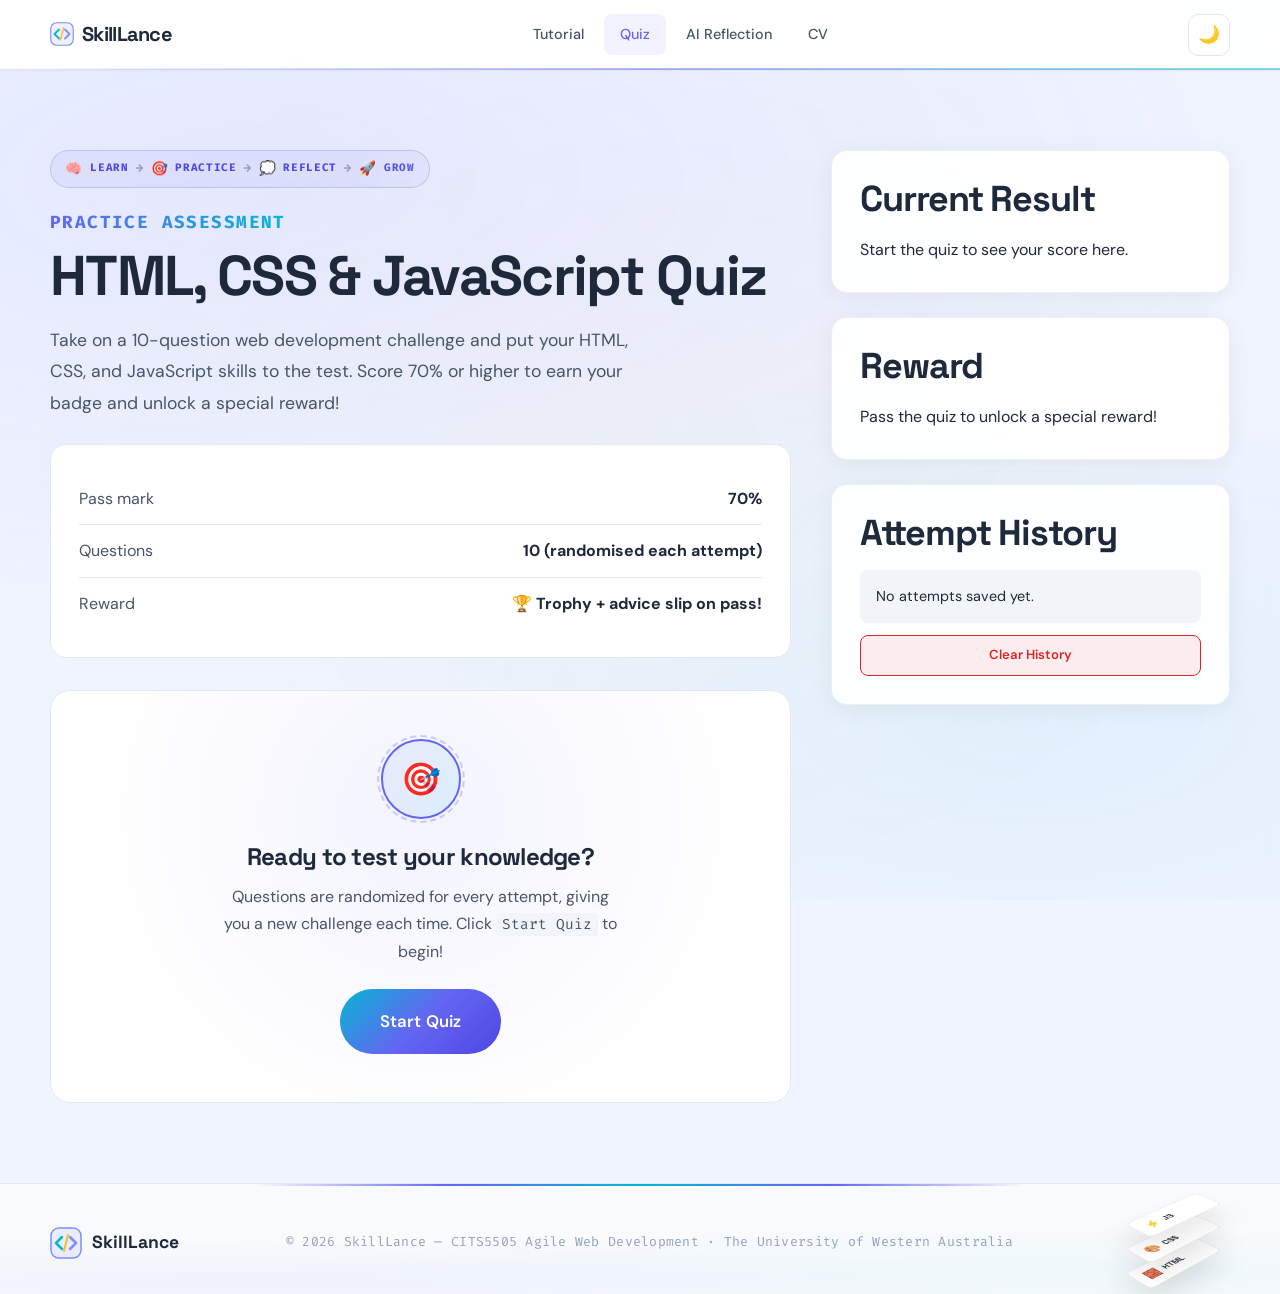
<file: quiz.html>
<!DOCTYPE html>
<html lang="en" data-theme="dark">
<head>
  <meta charset="UTF-8">
  <!-- Favicon: inline SVG reusing the SkillLance code-bracket logo -->
  <link rel="icon" type="image/svg+xml" href="data:image/svg+xml,%3Csvg xmlns='http://www.w3.org/2000/svg' viewBox='0 0 32 32'%3E%3Crect x='1' y='1' width='30' height='30' rx='8' fill='%23818cf8' opacity='0.15'/%3E%3Crect x='1' y='1' width='30' height='30' rx='8' stroke='url(%23fg)' stroke-width='1.5' fill='none'/%3E%3Cpath d='M12 10L6 16L12 22' stroke='%2306b6d4' stroke-width='2.5' stroke-linecap='round' stroke-linejoin='round'/%3E%3Cpath d='M20 10L26 16L20 22' stroke='%23818cf8' stroke-width='2.5' stroke-linecap='round' stroke-linejoin='round'/%3E%3Cpath d='M18 8L14 24' stroke='%23fbbf24' stroke-width='2' stroke-linecap='round'/%3E%3Cdefs%3E%3ClinearGradient id='fg' x1='0' y1='0' x2='32' y2='32'%3E%3Cstop offset='0' stop-color='%23818cf8'/%3E%3Cstop offset='1' stop-color='%2306b6d4'/%3E%3C/linearGradient%3E%3C/defs%3E%3C/svg%3E">
<!--
  ============================================================
  SkillLance — quiz.html
  Interactive Quiz Page
  ============================================================
  Author      : Arshad Sheik (Student ID: 25101735)
  Unit        : CITS5505 Agile Web Development, Sem 1 2026
  Institution : The University of Western Australia (UWA)
  Description : A 10-question web-development quiz that:
                  • Loads questions dynamically via AJAX (Fetch API)
                    from data/questions.json
                  • Randomises question order on every attempt using
                    a Fisher-Yates shuffle (implemented in main.js)
                  • Warns the user before navigating away mid-quiz
                    via the 'beforeunload' event
                  • Calculates and displays score, percentage and
                    pass/fail result on submission
                  • Fetches reward content from a public API on pass
                  • Persists attempt history in localStorage so users
                    can track progress across sessions
  Dependencies: assets/style.css, assets/main.js,
                data/questions.json, Google Fonts (CDN)
  ============================================================
-->
  <meta name="viewport" content="width=device-width, initial-scale=1.0">
  <meta name="description"
    content="SkillLance Quiz — Test your HTML, CSS, and JavaScript knowledge with a randomized, AJAX-loaded quiz.">
  <title>SkillLance - Quiz</title>

  <!-- ── Google Fonts ────────────────────────────────────────────────────
       Preconnect hints are added first to establish early TCP connections
       with the fonts servers before the stylesheet requests are made,
       improving perceived load performance.
  ──────────────────────────────────────────────────────────────────── -->
  <link rel="preconnect" href="https://fonts.googleapis.com">
  <link rel="preconnect" href="https://fonts.gstatic.com" crossorigin>

  <!-- Primary typefaces: Syne (headings), DM Sans (body), Fira Code (code) -->
  <link
    href="https://fonts.googleapis.com/css2?family=Syne:wght@500;600;700;800&family=DM+Sans:ital,opsz,wght@0,9..40,400;0,9..40,500;0,9..40,600;1,9..40,400&family=Fira+Code:wght@400;500&display=swap"
    rel="stylesheet">

  <!-- Secondary typefaces: Space Grotesk (stats/numbers), IBM Plex Sans/Mono -->
  <link
    href="https://fonts.googleapis.com/css2?family=Space+Grotesk:wght@400;500;700&family=IBM+Plex+Sans:wght@400;500;600;700&family=IBM+Plex+Mono:wght@400;500&display=swap"
    rel="stylesheet">

  <!-- Shared stylesheet for the entire SkillLance application -->
  <link rel="stylesheet" href="./assets/style.css">

  <!-- Main JS: defer ensures HTML is fully parsed before execution.
       Handles quiz logic, AJAX calls, scoring, and localStorage. -->
  <script defer src="./assets/main.js"></script>
</head>

<!-- data-page attribute lets main.js and style.css apply page-specific
     behaviour and styles without separate script/stylesheet files. -->
<body data-page="quiz">

  <!-- ── Accessibility: Skip link ────────────────────────────────────────
       Allows keyboard and screen-reader users to jump directly to the
       main content area, bypassing the repeated navigation bar.
  ──────────────────────────────────────────────────────────────────── -->
  <a class="skip-link" href="#main-content">Skip to content</a>

  <!-- ── Site-wide Navigation ────────────────────────────────────────────
       Shared across all four pages. Contains:
         • Brand logo (SVG, links back to tutorial.html)
         • Page links with .active class on current page
         • Dark/light theme toggle button
         • Hamburger toggle for mobile responsive menu
  ──────────────────────────────────────────────────────────────────── -->
  <nav class="site-nav">
    <div class="container nav-inner">

      <!-- Brand logo: inline SVG with gradient brackets and slash symbol -->
      <a href="./tutorial.html" class="nav-logo">
        <svg class="logo-icon-nav" width="24" height="24" viewBox="0 0 32 32" fill="none">
          <rect x="1" y="1" width="30" height="30" rx="8" fill="url(#lbg)" opacity="0.12" />
          <rect x="1" y="1" width="30" height="30" rx="8" stroke="url(#lbg)" stroke-width="1.5" />
          <!-- Left angle bracket ( < ) -->
          <path d="M12 10L6 16L12 22" stroke="#06b6d4" stroke-width="2.5" stroke-linecap="round"
            stroke-linejoin="round" />
          <!-- Right angle bracket ( > ) -->
          <path d="M20 10L26 16L20 22" stroke="#818cf8" stroke-width="2.5" stroke-linecap="round"
            stroke-linejoin="round" />
          <!-- Forward slash ( / ) -->
          <path d="M18 8L14 24" stroke="#fbbf24" stroke-width="2" stroke-linecap="round" />
          <defs>
            <linearGradient id="lbg" x1="0" y1="0" x2="32" y2="32">
              <stop offset="0" stop-color="#818cf8" />
              <stop offset="1" stop-color="#06b6d4" />
            </linearGradient>
          </defs>
        </svg>
        SkillLance
      </a>

      <!-- Primary navigation links; .active marks the current page -->
      <div class="nav-links">
        <a href="./tutorial.html">Tutorial</a>
        <a href="./quiz.html" class="active">Quiz</a>
        <a href="./reflection.html">AI Reflection</a>
        <a href="./cv.html">CV</a>
      </div>

      <div class="nav-actions">
        <!-- Theme toggle: emoji updates (☀️/🌙) and aria-label are
             managed dynamically by main.js based on the current theme -->
        <button type="button" class="theme-btn" data-theme-toggle aria-label="Toggle theme">🌙</button>

        <!-- Hamburger menu toggle for mobile viewports.
             aria-expanded is updated by main.js when the menu opens/closes. -->
        <button type="button" class="nav-toggle" aria-label="Toggle menu"
          aria-expanded="false"><span></span><span></span><span></span></button>
      </div>
    </div>
  </nav>

  <!-- ── Main Content ─────────────────────────────────────────────────── -->
  <main id="main-content" class="section">
    <div class="container quiz-layout">

      <!-- ── Left Column: Quiz intro + question form ─────────────────── -->
      <section class="quiz-intro">

        <!-- Animated breadcrumb pill: shows the learning journey flow
             (Learn → Practice → Reflect → Grow) -->
        <div class="eyebrow-pill-3d">
          <span class="pill-icon-3d">🧠</span>
          <span class="pill-word" style="--i:0">Learn</span>
          <span class="pill-sep">→</span>
          <span class="pill-icon-3d">🎯</span>
          <span class="pill-word" style="--i:1">Practice</span>
          <span class="pill-sep">→</span>
          <span class="pill-icon-3d">💭</span>
          <span class="pill-word" style="--i:2">Reflect</span>
          <span class="pill-sep">→</span>
          <span class="pill-icon-3d">🚀</span>
          <span class="pill-word" style="--i:3">Grow</span>
          <span class="pill-shimmer" aria-hidden="true"></span>
        </div><br>

        <p class="eyebrow">Practice Assessment</p>
        <h1>HTML, CSS &amp; JavaScript Quiz</h1>
        <p class="lead">
          Take on a 10-question web development challenge and put your HTML, CSS, and JavaScript skills to the test.
          Score 70% or higher to earn your badge and unlock a special reward!
        </p>

        <!-- Quiz meta-information card: pass mark, question count, reward -->
        <div class="quiz-controls card">
          <p><span>Pass mark</span> <strong>70%</strong></p>
          <p><span>Questions</span> <strong>10 (randomised each attempt)</strong></p>
          <p><span>Reward</span> <strong>🏆 Trophy + advice slip on pass!</strong></p>
        </div>

        <!-- ── Start Screen ─────────────────────────────────────────────
             Visible by default. Hidden by main.js when the user clicks
             "Start Quiz", at which point the quiz-form is revealed.
        ──────────────────────────────────────────────────────────────── -->
        <div id="quiz-start-screen" class="quiz-start-screen">
          <div class="start-icon-ring"><span>🎯</span></div>
          <h2>Ready to test your knowledge?</h2>
          <p>Questions are randomized for every attempt, giving you a new challenge each time. Click
            <code>Start Quiz</code> to begin!</p>
          <button type="button" class="btn btn-primary btn-lg" id="start-quiz-btn">Start Quiz</button>
        </div>

        <!-- ── Quiz Form ────────────────────────────────────────────────
             Hidden until "Start Quiz" is clicked (display:none).
             main.js:
               1. Fetches questions from data/questions.json via AJAX
               2. Shuffles them with Fisher-Yates
               3. Renders radio-button questions into #quiz-container
               4. Attaches 'beforeunload' warning on first answer
               5. Calculates and displays score on submit
               6. Clears 'beforeunload' listener after successful submit
             novalidate: prevents native browser validation — all
             validation is handled by custom JS.
        ──────────────────────────────────────────────────────────────── -->
        <form id="quiz-form" novalidate style="display:none">

          <!-- ARIA live region: announces loading/error state to
               screen readers without requiring user focus -->
          <div id="quiz-status" class="status-banner" aria-live="polite">Loading questions…</div>

          <!-- Dynamically populated by main.js with question cards.
               Each question is rendered as a fieldset with radio inputs. -->
          <div id="quiz-container"></div>

          <div class="quiz-actions">
            <!-- Submit triggers score calculation in main.js -->
            <button type="submit" class="btn btn-primary btn-lg">Submit Quiz</button>
          </div>
        </form>
      </section>

      <!-- ── Right Column: Score panel, reward, and attempt history ─── -->
      <aside class="side-panel">

        <!-- Current result panel: populated by main.js after submission.
             Shows score, percentage, animated SVG score ring, and pass/fail. -->
        <section class="glass-card">
          <h2>Current Result</h2>
          <div id="result-content">
            <p>Start the quiz to see your score here.</p>
          </div>
        </section>

        <!-- Reward panel: populated by main.js on a passing score.
             Fetches an advice slip from the Advice Slip public API and
             a unique avatar from the Multiavatar API via AJAX. -->
        <section class="glass-card">
          <h2>Reward</h2>
          <div id="reward-content">
            <p>Pass the quiz to unlock a special reward!</p>
          </div>
        </section>

        <!-- Attempt history panel: reads from localStorage and renders
             past attempts (score, percentage, date/time) as a list.
             Allows users to track improvement over time. -->
        <section class="glass-card">
          <h2>Attempt History</h2>
          <!-- Populated dynamically by main.js from localStorage -->
          <ul id="attempt-history" class="attempt-history"></ul>
          <!-- Clears all stored attempts from localStorage -->
          <button type="button" class="clear-history-btn" id="clear-history">Clear History</button>
        </section>
      </aside>

    </div>
  </main>

  <!-- ── Site-wide Footer ─────────────────────────────────────────────────
       Shared across all four pages. Contains:
         • Brand logo (links back to tutorial.html)
         • Copyright notice with unit and institution information
         • Decorative 3D stacked HTML/CSS/JS layer illustration
       .footer-glow and .footer-wave-bg are purely decorative CSS elements.
  ──────────────────────────────────────────────────────────────────────── -->
  <footer class="site-footer">
    <!-- Decorative radial gradient glow behind footer content -->
    <div class="footer-glow"></div>
    <!-- Decorative animated SVG wave background (aria-hidden: decorative) -->
    <div class="footer-wave-bg" aria-hidden="true"></div>

    <div class="container footer-inner">
      <div class="footer-brand">
        <!-- Footer logo (duplicate SVG with unique gradient ID 'flbg') -->
        <a href="./tutorial.html" class="footer-logo">
          <svg class="logo-icon" width="32" height="32" viewBox="0 0 32 32" fill="none">
            <rect x="1" y="1" width="30" height="30" rx="8" fill="url(#flbg)" opacity="0.12" />
            <rect x="1" y="1" width="30" height="30" rx="8" stroke="url(#flbg)" stroke-width="1.5" />
            <path d="M12 10L6 16L12 22" stroke="#06b6d4" stroke-width="2.5" stroke-linecap="round"
              stroke-linejoin="round" />
            <path d="M20 10L26 16L20 22" stroke="#818cf8" stroke-width="2.5" stroke-linecap="round"
              stroke-linejoin="round" />
            <path d="M18 8L14 24" stroke="#fbbf24" stroke-width="2" stroke-linecap="round" />
            <defs>
              <linearGradient id="flbg" x1="0" y1="0" x2="32" y2="32">
                <stop offset="0" stop-color="#818cf8" />
                <stop offset="1" stop-color="#06b6d4" />
              </linearGradient>
            </defs>
          </svg>
          <span>SkillLance</span>
        </a>
      </div>

      <!-- Copyright and unit attribution -->
      <div class="footer-copy">
        <p>&copy; 2026 SkillLance &mdash; CITS5505 Agile Web Development &middot; The University of Western Australia</p>
      </div>

      <!-- Decorative 3D stacked layer graphic (HTML → CSS → JS).
           aria-hidden: purely visual; carries no meaningful content. -->
      <div class="footer-stack-mini" aria-hidden="true">
        <div class="stack-3d stack-footer">
          <div class="stack-layer layer-js"><span class="layer-icon">⚡</span> JS</div>
          <div class="stack-layer layer-css"><span class="layer-icon">🎨</span> CSS</div>
          <div class="stack-layer layer-html"><span class="layer-icon">🧱</span> HTML</div>
        </div>
      </div>
    </div>
  </footer>

</body>
</html>
</file>
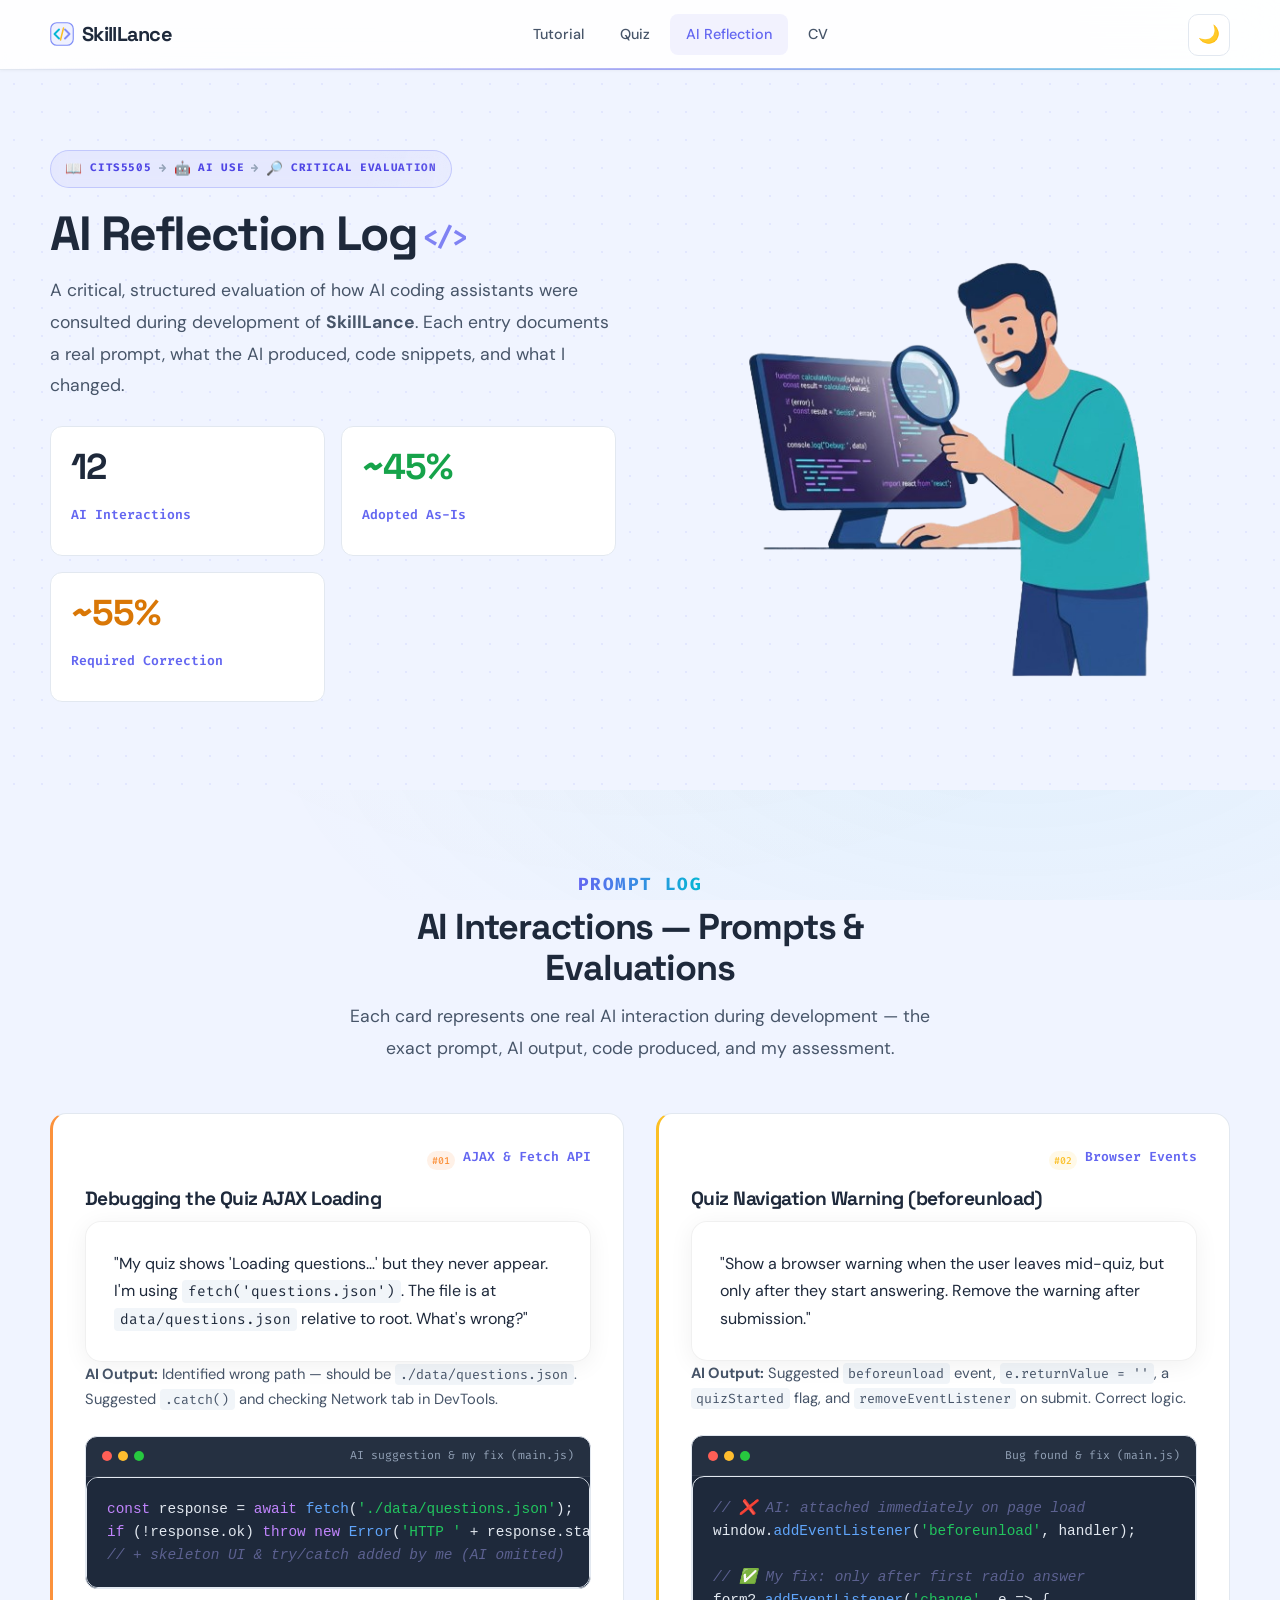
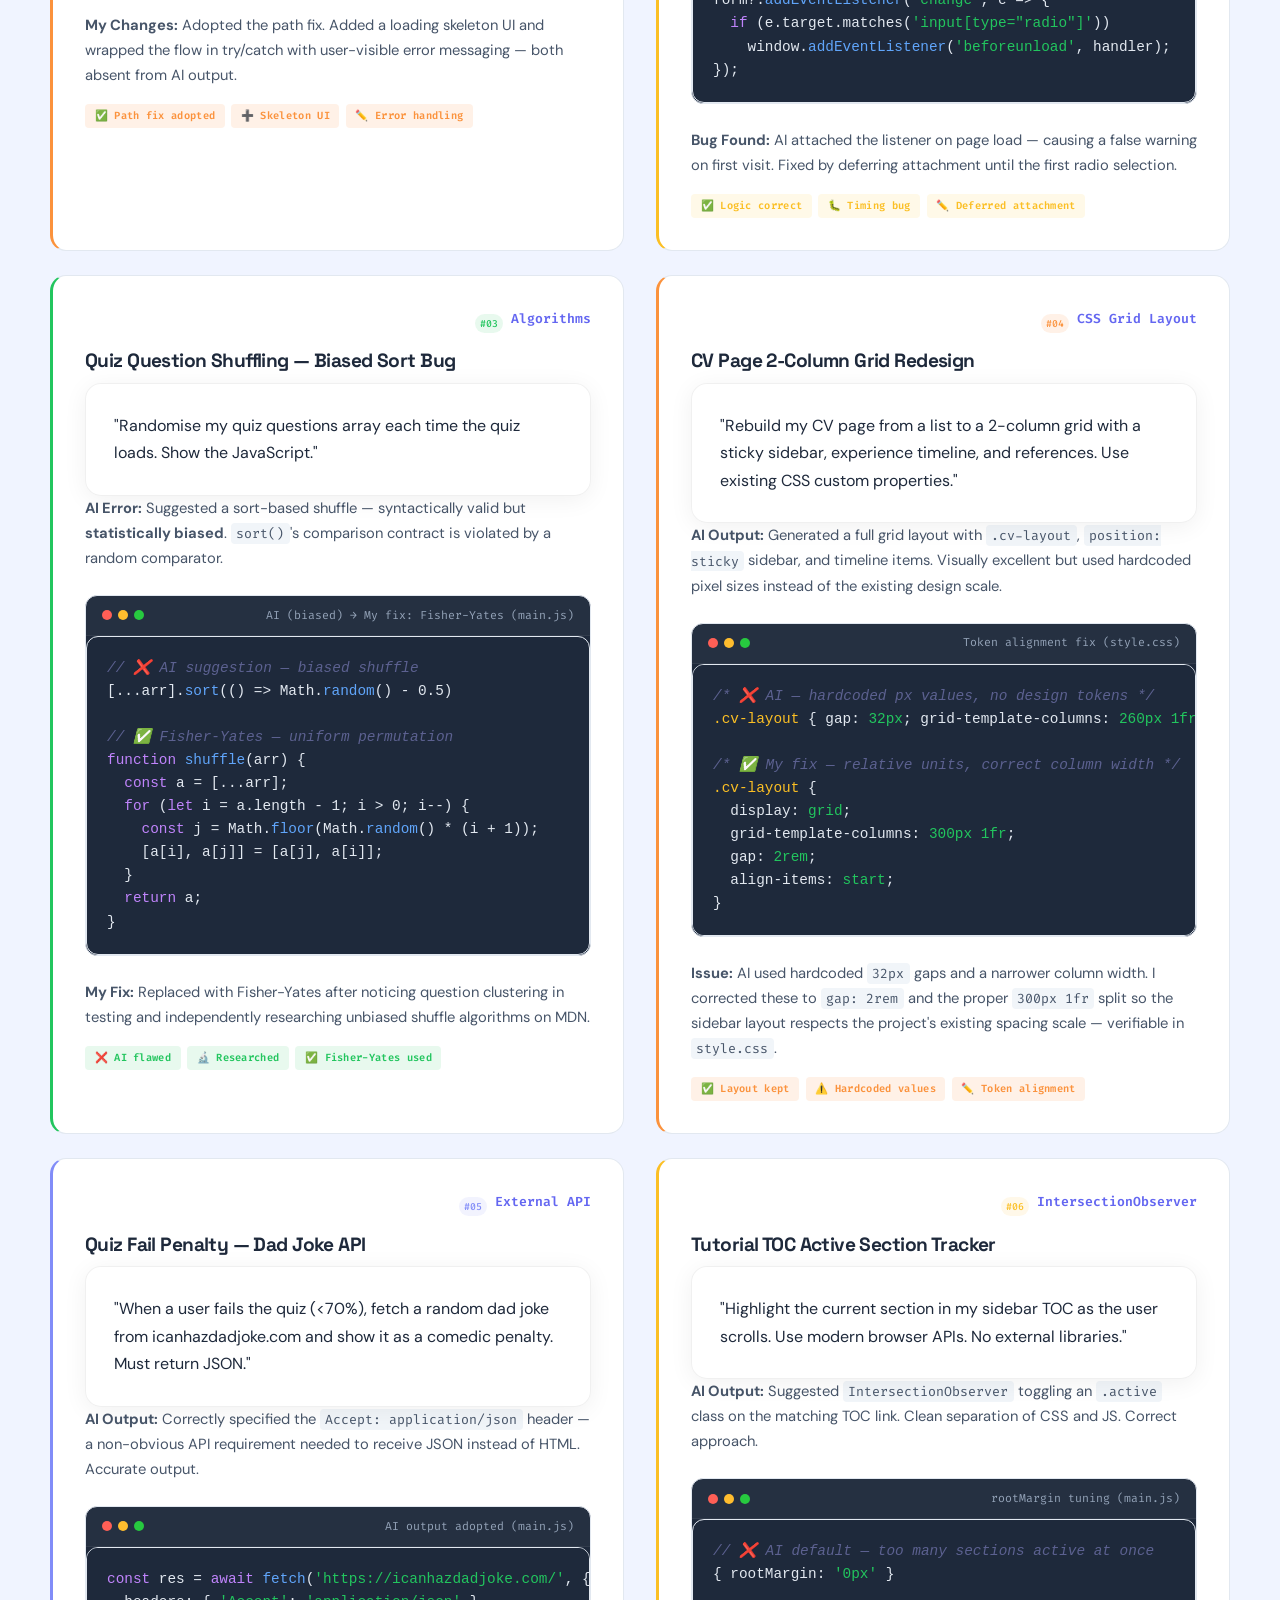
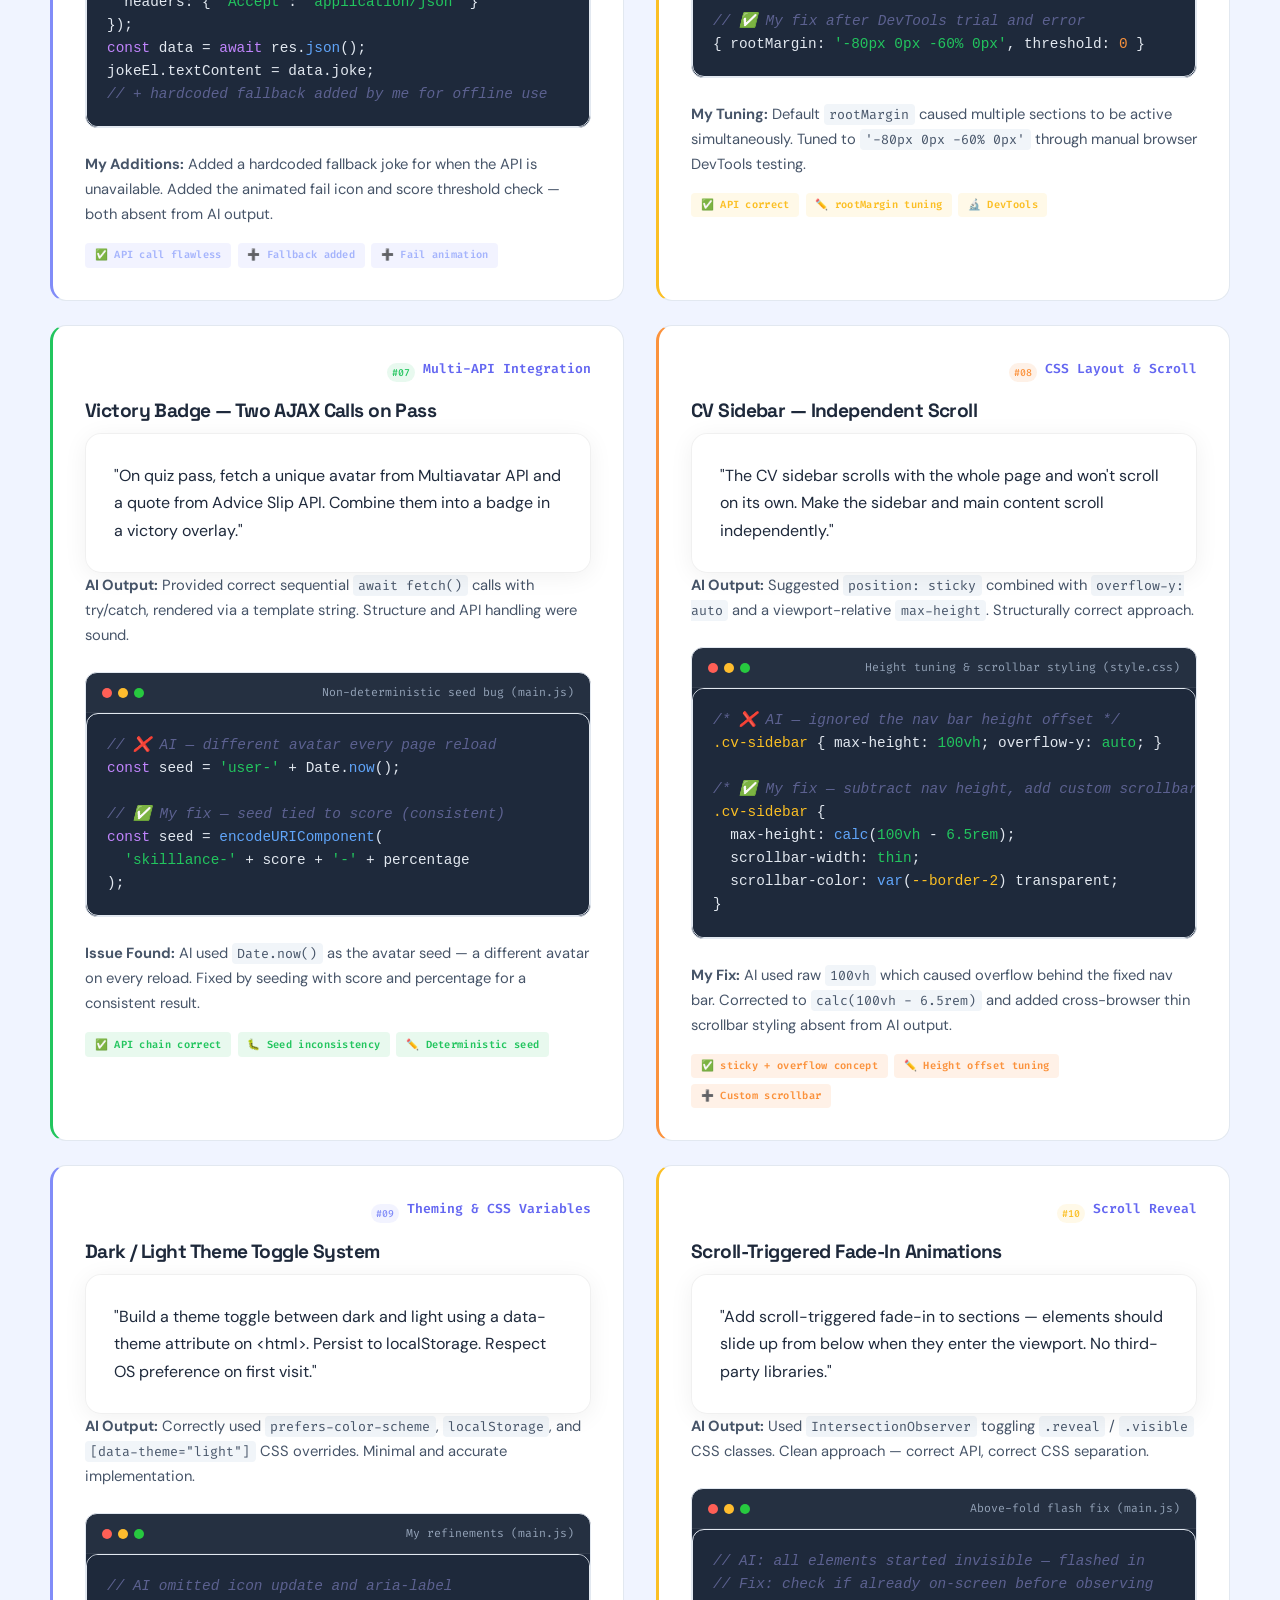
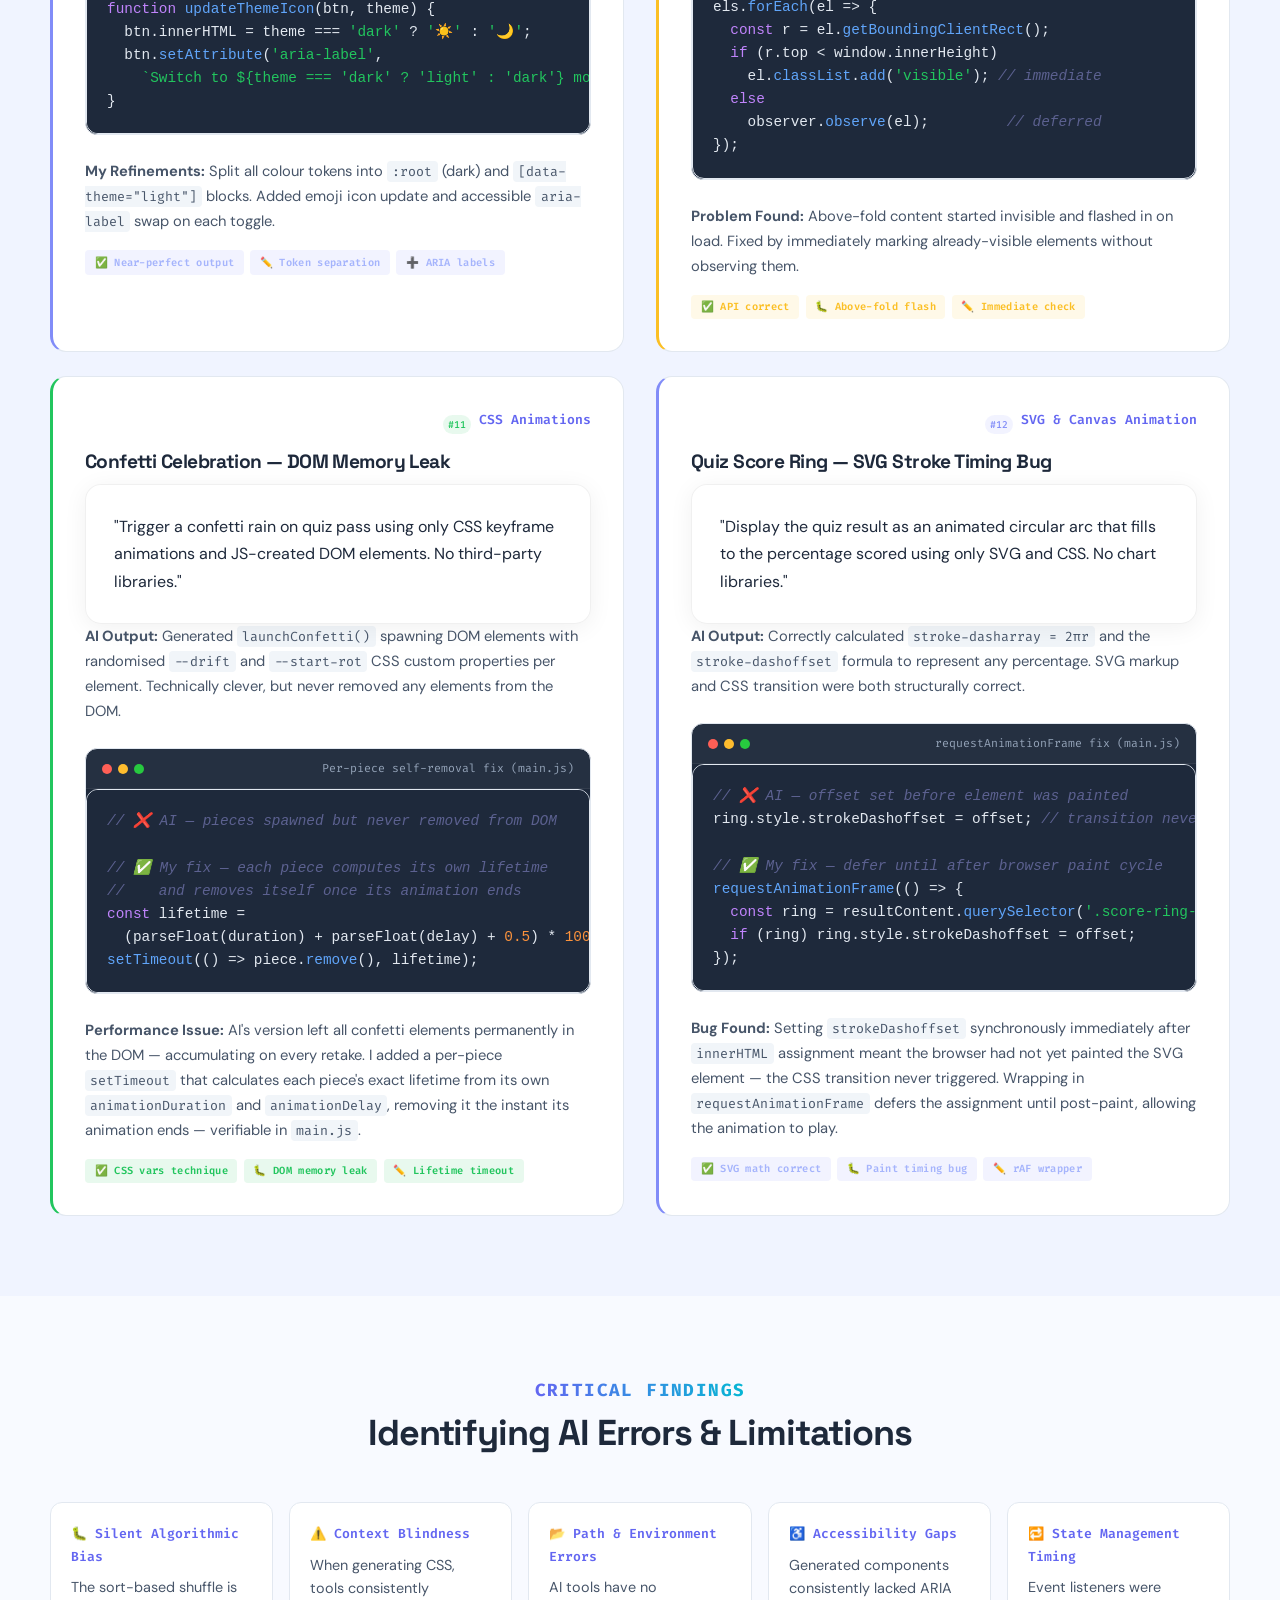
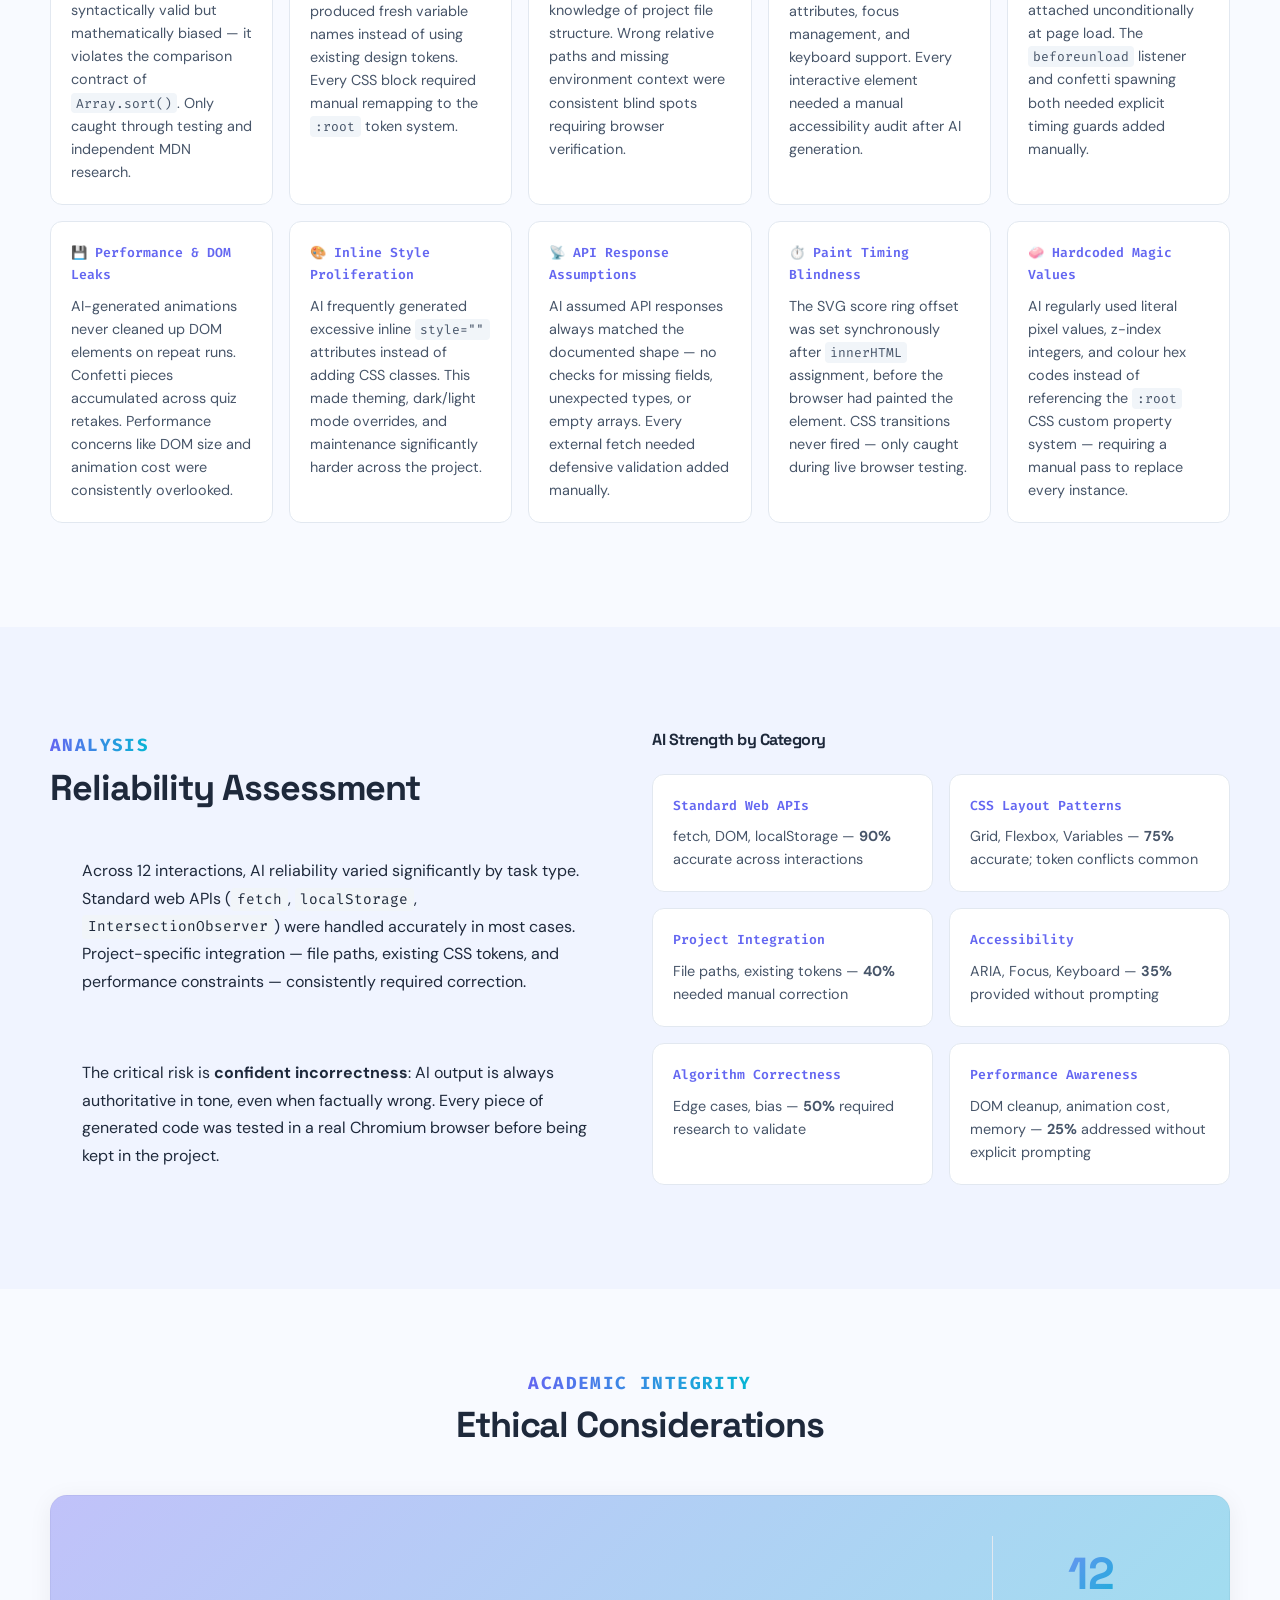
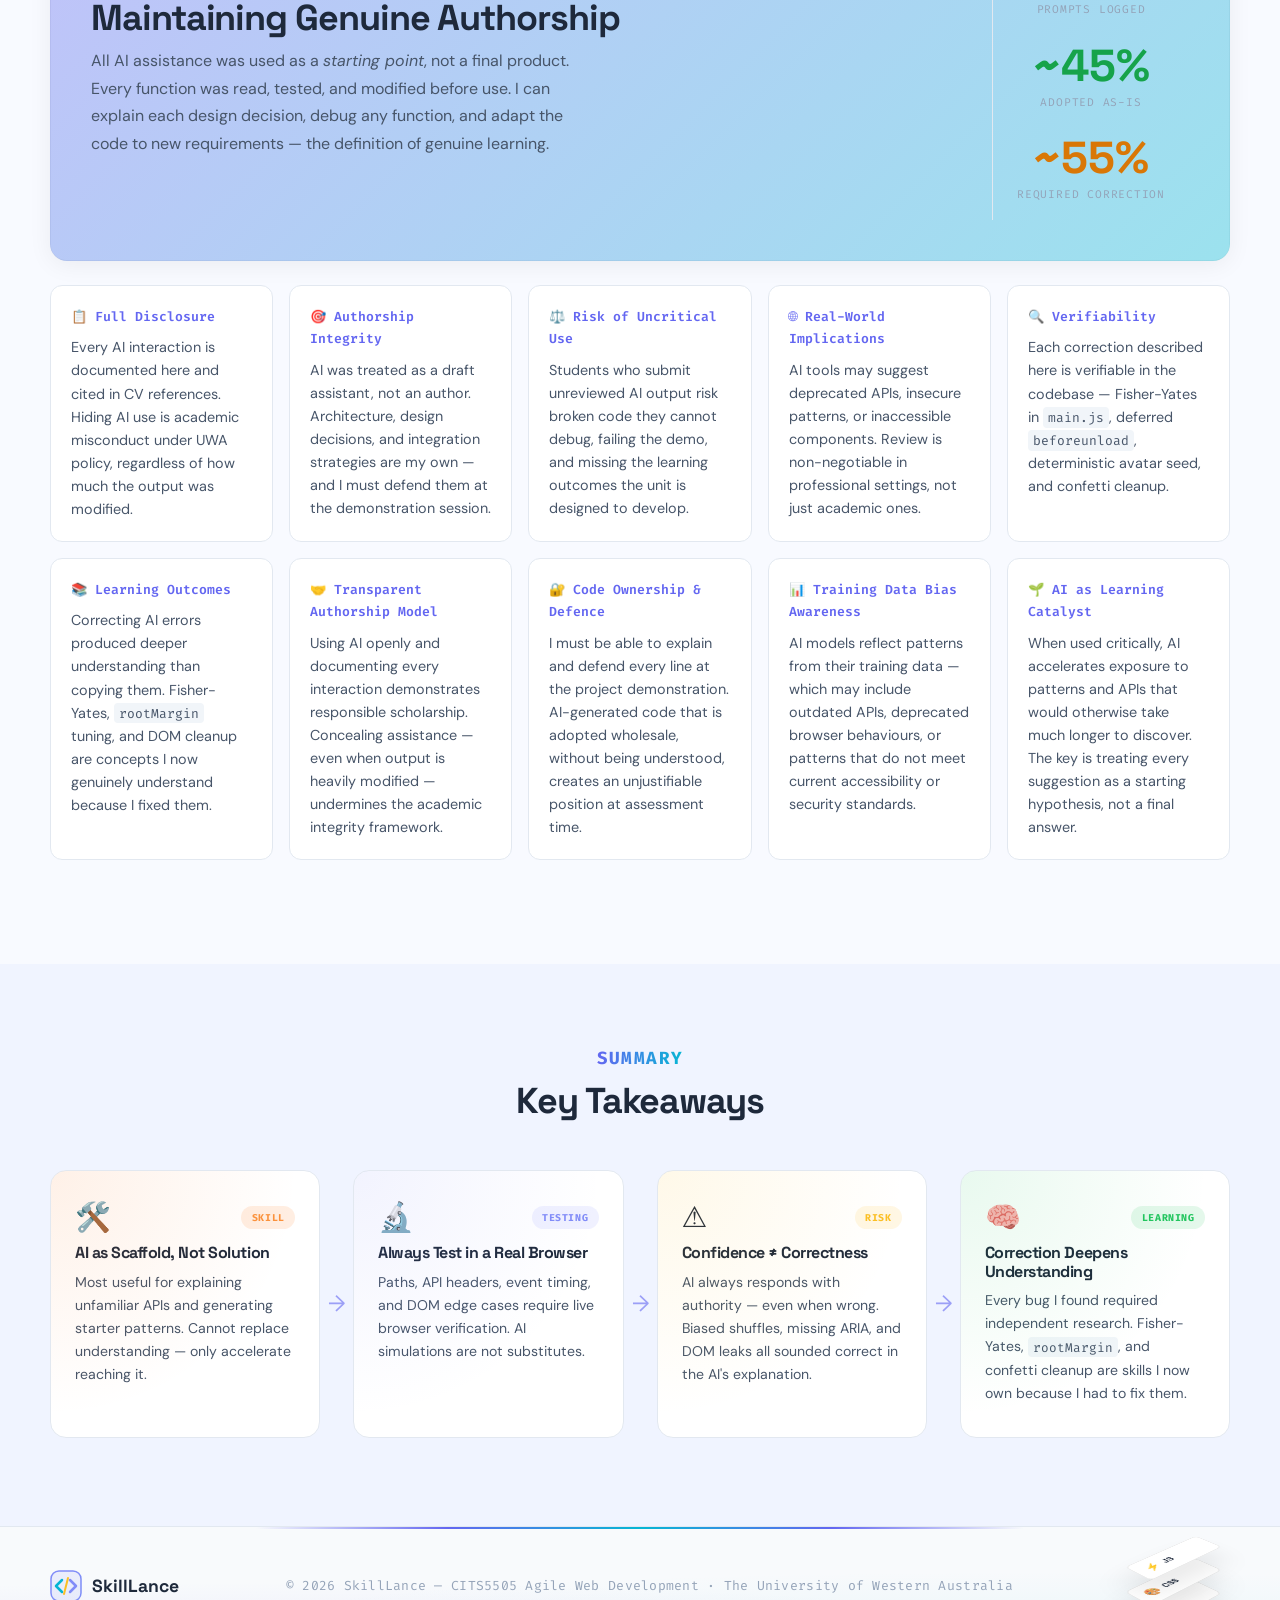
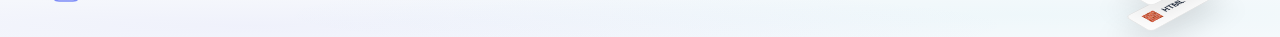
<file: reflection.html>
<!DOCTYPE html>
<html lang="en" data-theme="dark">
<head>
  <meta charset="UTF-8">
  <!-- Favicon: inline SVG reusing the SkillLance code-bracket logo -->
  <link rel="icon" type="image/svg+xml" href="data:image/svg+xml,%3Csvg xmlns='http://www.w3.org/2000/svg' viewBox='0 0 32 32'%3E%3Crect x='1' y='1' width='30' height='30' rx='8' fill='%23818cf8' opacity='0.15'/%3E%3Crect x='1' y='1' width='30' height='30' rx='8' stroke='url(%23fg)' stroke-width='1.5' fill='none'/%3E%3Cpath d='M12 10L6 16L12 22' stroke='%2306b6d4' stroke-width='2.5' stroke-linecap='round' stroke-linejoin='round'/%3E%3Cpath d='M20 10L26 16L20 22' stroke='%23818cf8' stroke-width='2.5' stroke-linecap='round' stroke-linejoin='round'/%3E%3Cpath d='M18 8L14 24' stroke='%23fbbf24' stroke-width='2' stroke-linecap='round'/%3E%3Cdefs%3E%3ClinearGradient id='fg' x1='0' y1='0' x2='32' y2='32'%3E%3Cstop offset='0' stop-color='%23818cf8'/%3E%3Cstop offset='1' stop-color='%2306b6d4'/%3E%3C/linearGradient%3E%3C/defs%3E%3C/svg%3E">
<!--
  ============================================================
  SkillLance — reflection.html
  AI Reflection Log Page
  ============================================================
  Author      : Arshad Sheik (Student ID: 25101735)
  Unit        : CITS5505 Agile Web Development, Sem 1 2026
  Institution : The University of Western Australia (UWA)
  Description : Critical evaluation of AI tool usage during
                the SkillLance project. Documents 12 real AI
                interactions, each covering:
                  • The exact prompt used
                  • What the AI produced (summary + code)
                  • Changes made to the AI output
                  • Bugs or limitations identified
                Also includes:
                  • Critical findings across all interactions
                  • Category-based reliability assessment
                  • Ethical and academic integrity discussion
                  • Key takeaways and learning outcomes
  Dependencies: assets/style.css, assets/main.js,
                assets/images/img-ai-reflection.png,
                Google Fonts (CDN)
  ============================================================
-->
  <meta name="viewport" content="width=device-width, initial-scale=1.0">
  <meta name="description"
    content="SkillLance — AI Reflection Log documenting how AI tools were used, evaluated and critically assessed during the CITS5505 project.">
  <title>SkillLance - AI Reflection Log</title>

  <!-- ── Google Fonts ────────────────────────────────────────────────────
       Preconnect hints open TCP connections early for faster font loading.
  ──────────────────────────────────────────────────────────────────── -->
  <link rel="preconnect" href="https://fonts.googleapis.com">
  <link rel="preconnect" href="https://fonts.gstatic.com" crossorigin>

  <!-- Primary typefaces: Syne (headings), DM Sans (body), Fira Code (code) -->
  <link
    href="https://fonts.googleapis.com/css2?family=Syne:wght@500;600;700;800&family=DM+Sans:ital,opsz,wght@0,9..40,400;0,9..40,500;0,9..40,600;1,9..40,400&family=Fira+Code:wght@400;500&display=swap"
    rel="stylesheet">

  <!-- Secondary typefaces: Space Grotesk (display numbers), IBM Plex (UI) -->
  <link
    href="https://fonts.googleapis.com/css2?family=Space+Grotesk:wght@400;500;700&family=IBM+Plex+Sans:wght@400;500;600;700&family=IBM+Plex+Mono:wght@400;500&display=swap"
    rel="stylesheet">

  <!-- Shared stylesheet for the entire SkillLance application -->
  <link rel="stylesheet" href="./assets/style.css">

  <!-- Main JS: defer ensures HTML is parsed before execution.
       Handles theme toggling, mobile nav, and scroll-reveal animations. -->
  <script defer src="./assets/main.js"></script>
</head>

<body>
  <!-- ── Accessibility: Skip link ────────────────────────────────────────
       Allows keyboard and screen-reader users to bypass navigation
       and jump directly to the main content region.
  ──────────────────────────────────────────────────────────────────── -->
  <a class="skip-link" href="#main-content">Skip to content</a>

  <!-- ── Site-wide Navigation ────────────────────────────────────────────
       Shared across all four pages. Contains:
         • Brand logo (SVG, links back to tutorial.html)
         • Page links with .active class on current page
         • Dark/light theme toggle button
         • Hamburger toggle for mobile responsive menu
  ──────────────────────────────────────────────────────────────────── -->
  <nav class="site-nav">
    <div class="container nav-inner">

      <!-- Brand logo: inline SVG with gradient brackets and slash symbol -->
      <a href="./tutorial.html" class="nav-logo">
        <svg class="logo-icon-nav" width="24" height="24" viewBox="0 0 32 32" fill="none">
          <rect x="1" y="1" width="30" height="30" rx="8" fill="url(#lbg)" opacity="0.12" />
          <rect x="1" y="1" width="30" height="30" rx="8" stroke="url(#lbg)" stroke-width="1.5" />
          <!-- Left angle bracket ( < ) -->
          <path d="M12 10L6 16L12 22" stroke="#06b6d4" stroke-width="2.5" stroke-linecap="round"
            stroke-linejoin="round" />
          <!-- Right angle bracket ( > ) -->
          <path d="M20 10L26 16L20 22" stroke="#818cf8" stroke-width="2.5" stroke-linecap="round"
            stroke-linejoin="round" />
          <!-- Forward slash ( / ) -->
          <path d="M18 8L14 24" stroke="#fbbf24" stroke-width="2" stroke-linecap="round" />
          <defs>
            <linearGradient id="lbg" x1="0" y1="0" x2="32" y2="32">
              <stop offset="0" stop-color="#818cf8" />
              <stop offset="1" stop-color="#06b6d4" />
            </linearGradient>
          </defs>
        </svg>
        SkillLance
      </a>

      <!-- Primary navigation links; .active marks the current page -->
      <div class="nav-links">
        <a href="./tutorial.html">Tutorial</a>
        <a href="./quiz.html">Quiz</a>
        <a href="./reflection.html" class="active">AI Reflection</a>
        <a href="./cv.html">CV</a>
      </div>

      <div class="nav-actions">
        <!-- Theme toggle; emoji and aria-label updated dynamically by main.js -->
        <button type="button" class="theme-btn" data-theme-toggle aria-label="Toggle theme">🌙</button>
        <!-- Hamburger icon for mobile; three <span> bars styled via CSS -->
        <button type="button" class="nav-toggle" aria-label="Toggle menu"
          aria-expanded="false"><span></span><span></span><span></span></button>
      </div>
    </div>
  </nav>

  <!-- ── Main Content ─────────────────────────────────────────────────── -->
  <main id="main-content">

    <!-- ── Hero Section ─────────────────────────────────────────────────
         Introduces the page and presents high-level interaction stats:
           • Total AI interactions logged (12)
           • Percentage adopted as-is (~45%)
           • Percentage that required correction (~55%)
         The hero image (img-ai-reflection.png) provides a visual cue
         of the developer reviewing code — used with loading="eager"
         since it is above the fold.
    ──────────────────────────────────────────────────────────────────── -->
    <section class="hero">
      <!-- Decorative dot-pattern background overlay -->
      <div class="dot-pattern"></div>
      <div class="container">
        <div class="hero-grid">
          <div>
            <!-- Animated breadcrumb pill: CITS5505 → AI Use → Critical Evaluation -->
            <div class="eyebrow-pill-3d">
              <span class="pill-icon-3d">📖</span>
              <span class="pill-word" style="--i:0">CITS5505</span>
              <span class="pill-sep">→</span>
              <span class="pill-icon-3d">🤖</span>
              <span class="pill-word" style="--i:1">AI Use</span>
              <span class="pill-sep">→</span>
              <span class="pill-icon-3d">🔎</span>
              <span class="pill-word" style="--i:2">Critical Evaluation</span>
              <span class="pill-shimmer" aria-hidden="true"></span>
            </div>

            <!-- Page title with decorative </> cursor icon -->
            <h1 class="hero-title-3d">AI Reflection Log<span class="hero-code-cursor" aria-hidden="true">&lt;/&gt;</span></h1>
            <p class="lead">
              A critical, structured evaluation of how AI coding assistants were consulted during development of <strong>SkillLance</strong>. Each entry documents a real prompt, what the AI produced, code snippets, and what I changed.
            </p>

            <!-- High-level statistics: three info-cards in a grid -->
            <div class="card-grid">
              <div class="info-card">
                <h2 style="font-family:'Space Grotesk',sans-serif;">12</h2>
                <div class="card-tag">AI Interactions</div>
              </div>
              <div class="info-card">
                <h2 style="font-family:'Space Grotesk',sans-serif; color:var(--green);">~45%</h2>
                <div class="card-tag">Adopted As-Is</div>
              </div>
              <div class="info-card">
                <h2 style="font-family:'Space Grotesk',sans-serif; color:var(--amber);">~55%</h2>
                <div class="card-tag">Required Correction</div>
              </div>
            </div>
          </div>

          <!-- Hero illustration: loaded eagerly (above fold) -->
          <div style="display:flex; align-items:center; justify-content:center;">
            <img
              src="./assets/images/img-ai-reflection.png"
              alt="Developer reviewing code with a magnifying glass"
              class="reflection-hero-img"
              loading="eager"
              width="480"
              height="480"
            >
          </div>
        </div>
      </div>
    </section>

    <!-- ── Prompt Cards Grid ─────────────────────────────────────────────
         Twelve <article> cards in a responsive CSS grid.
         Each card follows a consistent structure:
           1. Badge (#01–#12) and topic category tag
           2. Card heading describing the interaction
           3. <blockquote> with the exact prompt used
           4. AI output summary
           5. Syntax-highlighted code window (before/after comparison)
           6. "My changes" description
           7. Tag row summarising outcome (✅ adopted, 🐛 bug, ✏️ modified)
         Card colour variants (fc-html, fc-js, fc-css, fc-practice) are
         applied via CSS to visually group interactions by technology area.
    ──────────────────────────────────────────────────────────────────── -->
    <section class="section features-section">
      <div class="container">
        <div class="section-intro">
          <p class="eyebrow typing">Prompt Log</p>
          <h2>AI Interactions &mdash; Prompts &amp; Evaluations</h2>
          <p class="lead">Each card represents one real AI interaction during development &mdash; the exact prompt, AI output, code produced, and my assessment.</p>
        </div>

        <div class="reflection-grid-wrap">
          <div class="features-grid-3d" role="list">

          <!-- ══ CARD 1 — AJAX Path Fix ════════════════════════════════
               Topic: AJAX & Fetch API
               Issue: Incorrect relative path to questions.json
               AI strength: Identified the path error and suggested .catch()
               My addition: Loading skeleton UI and try/catch with user-facing error
          ════════════════════════════════════════════════════════════ -->
          <article class="feature-card-3d fc-html" id="prompt-1">
            <div class="path-card-header">
              <span class="toc-badge toc-badge-orange">#01</span>
              <span class="card-tag">AJAX &amp; Fetch API</span>
            </div>
            <h3>Debugging the Quiz AJAX Loading</h3>

            <!-- Exact prompt used with the AI tool -->
            <blockquote class="glass-card">
              "My quiz shows 'Loading questions…' but they never appear. I'm using
              <code>fetch('questions.json')</code>. The file is at
              <code>data/questions.json</code> relative to root. What's wrong?"
            </blockquote>

            <p class="card-desc"><strong>AI Output:</strong> Identified wrong path — should be <code>./data/questions.json</code>. Suggested <code>.catch()</code> and checking Network tab in DevTools.</p>

            <!-- Syntax-highlighted code comparison window -->
            <div class="code-window">
              <div class="code-bar">
                <!-- Decorative traffic-light dots -->
                <span class="cd cd-r"></span><span class="cd cd-y"></span><span class="cd cd-g"></span>
                <span class="code-title">AI suggestion &amp; my fix (main.js)</span>
              </div>
              <pre><span class="kw">const</span> response = <span class="kw">await</span> <span class="fn">fetch</span>(<span class="st">'./data/questions.json'</span>);
<span class="kw">if</span> (!response.ok) <span class="kw">throw new</span> <span class="fn">Error</span>(<span class="st">'HTTP '</span> + response.status);
<span class="cm">// + skeleton UI &amp; try/catch added by me (AI omitted)</span></pre>
            </div>

            <p class="card-desc"><strong>My Changes:</strong> Adopted the path fix. Added a loading skeleton UI and wrapped the flow in try/catch with user-visible error messaging — both absent from AI output.</p>
            <div class="fc-tags">
              <span>✅ Path fix adopted</span><span>➕ Skeleton UI</span><span>✏️ Error handling</span>
            </div>
          </article>

          <!-- ══ CARD 2 — beforeunload Timing Bug ═════════════════════
               Topic: Browser Events
               Issue: AI attached beforeunload listener on page load
                      rather than on first answer selection
               My fix: Deferred attachment to the first radio 'change' event
          ════════════════════════════════════════════════════════════ -->
          <article class="feature-card-3d fc-js" id="prompt-2">
            <div class="path-card-header">
              <span class="toc-badge toc-badge-yellow">#02</span>
              <span class="card-tag">Browser Events</span>
            </div>
            <h3>Quiz Navigation Warning (beforeunload)</h3>

            <blockquote class="glass-card">
              "Show a browser warning when the user leaves mid-quiz, but only after they
              start answering. Remove the warning after submission."
            </blockquote>

            <p class="card-desc"><strong>AI Output:</strong> Suggested <code>beforeunload</code> event, <code>e.returnValue = ''</code>, a <code>quizStarted</code> flag, and <code>removeEventListener</code> on submit. Correct logic.</p>

            <div class="code-window">
              <div class="code-bar">
                <span class="cd cd-r"></span><span class="cd cd-y"></span><span class="cd cd-g"></span>
                <span class="code-title">Bug found &amp; fix (main.js)</span>
              </div>
              <!-- ❌ shows the flawed AI output; ✅ shows the corrected version -->
              <pre><span class="cm">// ❌ AI: attached immediately on page load</span>
window.<span class="fn">addEventListener</span>(<span class="st">'beforeunload'</span>, handler);

<span class="cm">// ✅ My fix: only after first radio answer</span>
form?.<span class="fn">addEventListener</span>(<span class="st">'change'</span>, e => {
  <span class="kw">if</span> (e.target.matches(<span class="st">'input[type="radio"]'</span>))
    window.<span class="fn">addEventListener</span>(<span class="st">'beforeunload'</span>, handler);
});</pre>
            </div>

            <p class="card-desc"><strong>Bug Found:</strong> AI attached the listener on page load — causing a false warning on first visit. Fixed by deferring attachment until the first radio selection.</p>
            <div class="fc-tags">
              <span>✅ Logic correct</span><span>🐛 Timing bug</span><span>✏️ Deferred attachment</span>
            </div>
          </article>

          <!-- ══ CARD 3 — Fisher-Yates Shuffle ════════════════════════
               Topic: Algorithms
               Issue: AI suggested a sort-based shuffle which is
                      statistically biased (violates Array.sort contract)
               My fix: Replaced with the correct Fisher-Yates algorithm
          ════════════════════════════════════════════════════════════ -->
          <article class="feature-card-3d fc-practice" id="prompt-3">
            <div class="path-card-header">
              <span class="toc-badge toc-badge-green">#03</span>
              <span class="card-tag">Algorithms</span>
            </div>
            <h3>Quiz Question Shuffling — Biased Sort Bug</h3>

            <blockquote class="glass-card">
              "Randomise my quiz questions array each time the quiz loads.
              Show the JavaScript."
            </blockquote>

            <p class="card-desc"><strong>AI Error:</strong> Suggested a sort-based shuffle — syntactically valid but <strong>statistically biased</strong>. <code>sort()</code>'s comparison contract is violated by a random comparator.</p>

            <div class="code-window">
              <div class="code-bar">
                <span class="cd cd-r"></span><span class="cd cd-y"></span><span class="cd cd-g"></span>
                <span class="code-title">AI (biased) → My fix: Fisher-Yates (main.js)</span>
              </div>
              <pre><span class="cm">// ❌ AI suggestion — biased shuffle</span>
[...arr].<span class="fn">sort</span>(() => Math.<span class="fn">random</span>() - 0.5)

<span class="cm">// ✅ Fisher-Yates — uniform permutation</span>
<span class="kw">function</span> <span class="fn">shuffle</span>(arr) {
  <span class="kw">const</span> a = [...arr];
  <span class="kw">for</span> (<span class="kw">let</span> i = a.length - 1; i &gt; 0; i--) {
    <span class="kw">const</span> j = Math.<span class="fn">floor</span>(Math.<span class="fn">random</span>() * (i + 1));
    [a[i], a[j]] = [a[j], a[i]];
  }
  <span class="kw">return</span> a;
}</pre>
            </div>

            <p class="card-desc"><strong>My Fix:</strong> Replaced with Fisher-Yates after noticing question clustering in testing and independently researching unbiased shuffle algorithms on MDN.</p>
            <div class="fc-tags">
              <span>❌ AI flawed</span><span>🔬 Researched</span><span>✅ Fisher-Yates used</span>
            </div>
          </article>

          <!-- ══ CARD 4 — CSS Variable Conflicts ══════════════════════
               Topic: CSS Grid Layout
               Issue: AI generated new CSS variable names that clashed
                      with the existing :root design token system
               My fix: Manually remapped all variables to existing tokens
          ════════════════════════════════════════════════════════════ -->
          <article class="feature-card-3d fc-html" id="prompt-4">
            <div class="path-card-header">
              <span class="toc-badge toc-badge-orange">#04</span>
              <span class="card-tag">CSS Grid Layout</span>
            </div>
            <h3>CV Page 2-Column Grid Redesign</h3>

            <blockquote class="glass-card">
              "Rebuild my CV page from a list to a 2-column grid with a sticky sidebar,
              experience timeline, and references. Use existing CSS custom properties."
            </blockquote>

            <p class="card-desc"><strong>AI Output:</strong> Generated a full grid layout with <code>.cv-layout</code>, <code>position: sticky</code> sidebar, and timeline items. Visually excellent but used hardcoded pixel sizes instead of the existing design scale.</p>

            <div class="code-window">
              <div class="code-bar">
                <span class="cd cd-r"></span><span class="cd cd-y"></span><span class="cd cd-g"></span>
                <span class="code-title">Token alignment fix (style.css)</span>
              </div>
              <pre><span class="cm">/* ❌ AI — hardcoded px values, no design tokens */</span>
<span class="at">.cv-layout</span> { gap: <span class="vl">32px</span>; grid-template-columns: <span class="vl">260px 1fr</span>; }

<span class="cm">/* ✅ My fix — relative units, correct column width */</span>
<span class="at">.cv-layout</span> {
  display: <span class="vl">grid</span>;
  grid-template-columns: <span class="vl">300px 1fr</span>;
  gap: <span class="vl">2rem</span>;
  align-items: <span class="vl">start</span>;
}</pre>
            </div>

            <p class="card-desc"><strong>Issue:</strong> AI used hardcoded <code>32px</code> gaps and a narrower column width. I corrected these to <code>gap: 2rem</code> and the proper <code>300px 1fr</code> split so the sidebar layout respects the project's existing spacing scale — verifiable in <code>style.css</code>.</p>
            <div class="fc-tags">
              <span>✅ Layout kept</span><span>⚠️ Hardcoded values</span><span>✏️ Token alignment</span>
            </div>
          </article>

          <!-- ══ CARD 5 — Dad Joke API on Quiz Fail ═══════════════════
               Topic: External API Integration
               AI strength: Correctly specified the Accept: application/json
                            header required by icanhazdadjoke.com
               My addition: Hardcoded fallback joke + animated fail icon
          ════════════════════════════════════════════════════════════ -->
          <article class="feature-card-3d fc-css" id="prompt-5">
            <div class="path-card-header">
              <span class="toc-badge toc-badge-purple">#05</span>
              <span class="card-tag">External API</span>
            </div>
            <h3>Quiz Fail Penalty — Dad Joke API</h3>

            <blockquote class="glass-card">
              "When a user fails the quiz (&lt;70%), fetch a random dad joke from
              icanhazdadjoke.com and show it as a comedic penalty. Must return JSON."
            </blockquote>

            <p class="card-desc"><strong>AI Output:</strong> Correctly specified the <code>Accept: application/json</code> header — a non-obvious API requirement needed to receive JSON instead of HTML. Accurate output.</p>

            <div class="code-window">
              <div class="code-bar">
                <span class="cd cd-r"></span><span class="cd cd-y"></span><span class="cd cd-g"></span>
                <span class="code-title">AI output adopted (main.js)</span>
              </div>
              <pre><span class="kw">const</span> res = <span class="kw">await</span> <span class="fn">fetch</span>(<span class="st">'https://icanhazdadjoke.com/'</span>, {
  headers: { <span class="st">'Accept'</span>: <span class="st">'application/json'</span> }
});
<span class="kw">const</span> data = <span class="kw">await</span> res.<span class="fn">json</span>();
jokeEl.textContent = data.joke;
<span class="cm">// + hardcoded fallback added by me for offline use</span></pre>
            </div>

            <p class="card-desc"><strong>My Additions:</strong> Added a hardcoded fallback joke for when the API is unavailable. Added the animated fail icon and score threshold check — both absent from AI output.</p>
            <div class="fc-tags">
              <span>✅ API call flawless</span><span>➕ Fallback added</span><span>➕ Fail animation</span>
            </div>
          </article>

          <!-- ══ CARD 6 — IntersectionObserver rootMargin Tuning ══════
               Topic: IntersectionObserver API
               AI strength: Correct API choice (IntersectionObserver)
               Issue: Default rootMargin caused multiple TOC items
                      to be active simultaneously
               My fix: Tuned rootMargin via DevTools trial and error
          ════════════════════════════════════════════════════════════ -->
          <article class="feature-card-3d fc-js" id="prompt-6">
            <div class="path-card-header">
              <span class="toc-badge toc-badge-yellow">#06</span>
              <span class="card-tag">IntersectionObserver</span>
            </div>
            <h3>Tutorial TOC Active Section Tracker</h3>

            <blockquote class="glass-card">
              "Highlight the current section in my sidebar TOC as the user scrolls.
              Use modern browser APIs. No external libraries."
            </blockquote>

            <p class="card-desc"><strong>AI Output:</strong> Suggested <code>IntersectionObserver</code> toggling an <code>.active</code> class on the matching TOC link. Clean separation of CSS and JS. Correct approach.</p>

            <div class="code-window">
              <div class="code-bar">
                <span class="cd cd-r"></span><span class="cd cd-y"></span><span class="cd cd-g"></span>
                <span class="code-title">rootMargin tuning (main.js)</span>
              </div>
              <pre><span class="cm">// ❌ AI default — too many sections active at once</span>
{ rootMargin: <span class="st">'0px'</span> }

<span class="cm">// ✅ My fix after DevTools trial and error</span>
{ rootMargin: <span class="st">'-80px 0px -60% 0px'</span>, threshold: <span class="nm">0</span> }</pre>
            </div>

            <p class="card-desc"><strong>My Tuning:</strong> Default <code>rootMargin</code> caused multiple sections to be active simultaneously. Tuned to <code>'-80px 0px -60% 0px'</code> through manual browser DevTools testing.</p>
            <div class="fc-tags">
              <span>✅ API correct</span><span>✏️ rootMargin tuning</span><span>🔬 DevTools</span>
            </div>
          </article>

          <!-- ══ CARD 7 — Avatar Seed Bug (Multi-API) ══════════════════
               Topic: Multi-API Integration
               Issue: AI used Date.now() as seed — different avatar
                      on every page reload
               My fix: Deterministic seed tied to score and percentage
          ════════════════════════════════════════════════════════════ -->
          <article class="feature-card-3d fc-practice" id="prompt-7">
            <div class="path-card-header">
              <span class="toc-badge toc-badge-green">#07</span>
              <span class="card-tag">Multi-API Integration</span>
            </div>
            <h3>Victory Badge — Two AJAX Calls on Pass</h3>

            <blockquote class="glass-card">
              "On quiz pass, fetch a unique avatar from Multiavatar API and a quote from
              Advice Slip API. Combine them into a badge in a victory overlay."
            </blockquote>

            <p class="card-desc"><strong>AI Output:</strong> Provided correct sequential <code>await fetch()</code> calls with try/catch, rendered via a template string. Structure and API handling were sound.</p>

            <div class="code-window">
              <div class="code-bar">
                <span class="cd cd-r"></span><span class="cd cd-y"></span><span class="cd cd-g"></span>
                <span class="code-title">Non-deterministic seed bug (main.js)</span>
              </div>
              <pre><span class="cm">// ❌ AI — different avatar every page reload</span>
<span class="kw">const</span> seed = <span class="st">'user-'</span> + Date.<span class="fn">now</span>();

<span class="cm">// ✅ My fix — seed tied to score (consistent)</span>
<span class="kw">const</span> seed = <span class="fn">encodeURIComponent</span>(
  <span class="st">'skilllance-'</span> + score + <span class="st">'-'</span> + percentage
);</pre>
            </div>

            <p class="card-desc"><strong>Issue Found:</strong> AI used <code>Date.now()</code> as the avatar seed — a different avatar on every reload. Fixed by seeding with score and percentage for a consistent result.</p>
            <div class="fc-tags">
              <span>✅ API chain correct</span><span>🐛 Seed inconsistency</span><span>✏️ Deterministic seed</span>
            </div>
          </article>

          <!-- ══ CARD 8 — CV Sidebar Scroll (100vh overflow) ═══════════
               Topic: CSS Layout & Scroll
               Issue: AI used 100vh without accounting for fixed nav height,
                      causing sidebar content to overflow behind the nav bar
               My fix: calc(100vh - 6.5rem) + custom thin scrollbar styling
          ════════════════════════════════════════════════════════════ -->
          <article class="feature-card-3d fc-html" id="prompt-8">
            <div class="path-card-header">
              <span class="toc-badge toc-badge-orange">#08</span>
              <span class="card-tag">CSS Layout &amp; Scroll</span>
            </div>
            <h3>CV Sidebar — Independent Scroll</h3>

            <blockquote class="glass-card">
              "The CV sidebar scrolls with the whole page and won't scroll on its own.
              Make the sidebar and main content scroll independently."
            </blockquote>

            <p class="card-desc"><strong>AI Output:</strong> Suggested <code>position: sticky</code> combined with <code>overflow-y: auto</code> and a viewport-relative <code>max-height</code>. Structurally correct approach.</p>

            <div class="code-window">
              <div class="code-bar">
                <span class="cd cd-r"></span><span class="cd cd-y"></span><span class="cd cd-g"></span>
                <span class="code-title">Height tuning &amp; scrollbar styling (style.css)</span>
              </div>
              <pre><span class="cm">/* ❌ AI — ignored the nav bar height offset */</span>
<span class="at">.cv-sidebar</span> { max-height: <span class="vl">100vh</span>; overflow-y: <span class="vl">auto</span>; }

<span class="cm">/* ✅ My fix — subtract nav height, add custom scrollbar */</span>
<span class="at">.cv-sidebar</span> {
  max-height: <span class="fn">calc</span>(<span class="vl">100vh</span> - <span class="vl">6.5rem</span>);
  scrollbar-width: <span class="vl">thin</span>;
  scrollbar-color: <span class="fn">var</span>(<span class="at">--border-2</span>) transparent;
}</pre>
            </div>

            <p class="card-desc"><strong>My Fix:</strong> AI used raw <code>100vh</code> which caused overflow behind the fixed nav bar. Corrected to <code>calc(100vh - 6.5rem)</code> and added cross-browser thin scrollbar styling absent from AI output.</p>
            <div class="fc-tags">
              <span>✅ sticky + overflow concept</span><span>✏️ Height offset tuning</span><span>➕ Custom scrollbar</span>
            </div>
          </article>

          <!-- ══ CARD 9 — Dark/Light Theme Toggle System ═══════════════
               Topic: Theming & CSS Variables
               AI strength: Correct use of prefers-color-scheme,
                            localStorage, and [data-theme] CSS selectors
               My addition: Icon swap and aria-label update on each toggle
          ════════════════════════════════════════════════════════════ -->
          <article class="feature-card-3d fc-css" id="prompt-9">
            <div class="path-card-header">
              <span class="toc-badge toc-badge-purple">#09</span>
              <span class="card-tag">Theming &amp; CSS Variables</span>
            </div>
            <h3>Dark / Light Theme Toggle System</h3>

            <blockquote class="glass-card">
              "Build a theme toggle between dark and light using a data-theme attribute
              on &lt;html&gt;. Persist to localStorage. Respect OS preference on first visit."
            </blockquote>

            <p class="card-desc"><strong>AI Output:</strong> Correctly used <code>prefers-color-scheme</code>, <code>localStorage</code>, and <code>[data-theme="light"]</code> CSS overrides. Minimal and accurate implementation.</p>

            <div class="code-window">
              <div class="code-bar">
                <span class="cd cd-r"></span><span class="cd cd-y"></span><span class="cd cd-g"></span>
                <span class="code-title">My refinements (main.js)</span>
              </div>
              <pre><span class="cm">// AI omitted icon update and aria-label</span>
<span class="kw">function</span> <span class="fn">updateThemeIcon</span>(btn, theme) {
  btn.innerHTML = theme === <span class="st">'dark'</span> ? <span class="st">'☀️'</span> : <span class="st">'🌙'</span>;
  btn.<span class="fn">setAttribute</span>(<span class="st">'aria-label'</span>,
    <span class="st">`Switch to ${theme === 'dark' ? 'light' : 'dark'} mode`</span>);
}</pre>
            </div>

            <p class="card-desc"><strong>My Refinements:</strong> Split all colour tokens into <code>:root</code> (dark) and <code>[data-theme="light"]</code> blocks. Added emoji icon update and accessible <code>aria-label</code> swap on each toggle.</p>
            <div class="fc-tags">
              <span>✅ Near-perfect output</span><span>✏️ Token separation</span><span>➕ ARIA labels</span>
            </div>
          </article>

          <!-- ══ CARD 10 — Scroll-Reveal Above-Fold Flash ══════════════
               Topic: Scroll Reveal / IntersectionObserver
               Issue: All elements started invisible; above-fold elements
                      flashed in on load
               My fix: Pre-check getBoundingClientRect before observing
          ════════════════════════════════════════════════════════════ -->
          <article class="feature-card-3d fc-js" id="prompt-10">
            <div class="path-card-header">
              <span class="toc-badge toc-badge-yellow">#10</span>
              <span class="card-tag">Scroll Reveal</span>
            </div>
            <h3>Scroll-Triggered Fade-In Animations</h3>

            <blockquote class="glass-card">
              "Add scroll-triggered fade-in to sections — elements should slide up from
              below when they enter the viewport. No third-party libraries."
            </blockquote>

            <p class="card-desc"><strong>AI Output:</strong> Used <code>IntersectionObserver</code> toggling <code>.reveal</code> / <code>.visible</code> CSS classes. Clean approach — correct API, correct CSS separation.</p>

            <div class="code-window">
              <div class="code-bar">
                <span class="cd cd-r"></span><span class="cd cd-y"></span><span class="cd cd-g"></span>
                <span class="code-title">Above-fold flash fix (main.js)</span>
              </div>
              <pre><span class="cm">// AI: all elements started invisible — flashed in</span>
<span class="cm">// Fix: check if already on-screen before observing</span>
els.<span class="fn">forEach</span>(el => {
  <span class="kw">const</span> r = el.<span class="fn">getBoundingClientRect</span>();
  <span class="kw">if</span> (r.top &lt; window.innerHeight)
    el.<span class="fn">classList</span>.<span class="fn">add</span>(<span class="st">'visible'</span>); <span class="cm">// immediate</span>
  <span class="kw">else</span>
    observer.<span class="fn">observe</span>(el);         <span class="cm">// deferred</span>
});</pre>
            </div>

            <p class="card-desc"><strong>Problem Found:</strong> Above-fold content started invisible and flashed in on load. Fixed by immediately marking already-visible elements without observing them.</p>
            <div class="fc-tags">
              <span>✅ API correct</span><span>🐛 Above-fold flash</span><span>✏️ Immediate check</span>
            </div>
          </article>

          <!-- ══ CARD 11 — Confetti DOM Memory Leak ═══════════════════
               Topic: CSS Animations / DOM Management
               Issue: AI never cleaned up the 200 confetti DOM elements
                      spawned per quiz pass — DOM grew on every retake
               My fix: Cleanup before spawn + setTimeout self-remove after 3.5s
          ════════════════════════════════════════════════════════════ -->
          <article class="feature-card-3d fc-practice" id="prompt-11">
            <div class="path-card-header">
              <span class="toc-badge toc-badge-green">#11</span>
              <span class="card-tag">CSS Animations</span>
            </div>
            <h3>Confetti Celebration — DOM Memory Leak</h3>

            <blockquote class="glass-card">
              "Trigger a confetti rain on quiz pass using only CSS keyframe animations
              and JS-created DOM elements. No third-party libraries."
            </blockquote>

            <p class="card-desc"><strong>AI Output:</strong> Generated <code>launchConfetti()</code> spawning DOM elements with randomised <code>--drift</code> and <code>--start-rot</code> CSS custom properties per element. Technically clever, but never removed any elements from the DOM.</p>

            <div class="code-window">
              <div class="code-bar">
                <span class="cd cd-r"></span><span class="cd cd-y"></span><span class="cd cd-g"></span>
                <span class="code-title">Per-piece self-removal fix (main.js)</span>
              </div>
              <pre><span class="cm">// &#x274C; AI &#x2014; pieces spawned but never removed from DOM</span>

<span class="cm">// &#x2705; My fix &#x2014; each piece computes its own lifetime</span>
<span class="cm">//    and removes itself once its animation ends</span>
<span class="kw">const</span> lifetime =
  (parseFloat(duration) + parseFloat(delay) + <span class="nm">0.5</span>) * <span class="nm">1000</span>;
<span class="fn">setTimeout</span>(() =&gt; piece.<span class="fn">remove</span>(), lifetime);</pre>
            </div>

            <p class="card-desc"><strong>Performance Issue:</strong> AI's version left all confetti elements permanently in the DOM &#x2014; accumulating on every retake. I added a per-piece <code>setTimeout</code> that calculates each piece's exact lifetime from its own <code>animationDuration</code> and <code>animationDelay</code>, removing it the instant its animation ends &#x2014; verifiable in <code>main.js</code>.</p>
            <div class="fc-tags">
              <span>&#x2705; CSS vars technique</span><span>&#x1F41B; DOM memory leak</span><span>&#x270F;&#xFE0F; Lifetime timeout</span>
            </div>
          </article>

          <!-- ══ CARD 12 — SVG Score Ring (requestAnimationFrame) ══════
               Topic: SVG & Canvas Animation
               Issue: strokeDashoffset was set synchronously immediately
                      after innerHTML — the browser had not yet painted
                      the SVG, so CSS transition never fired
               My fix: Wrapped the assignment in requestAnimationFrame()
                       to defer until after the browser's paint cycle
          ════════════════════════════════════════════════════════════ -->
          <article class="feature-card-3d fc-css" id="prompt-12">
            <div class="path-card-header">
              <span class="toc-badge toc-badge-purple">#12</span>
              <span class="card-tag">SVG &amp; Canvas Animation</span>
            </div>
            <h3>Quiz Score Ring — SVG Stroke Timing Bug</h3>

            <blockquote class="glass-card">
              "Display the quiz result as an animated circular arc that fills to the
              percentage scored using only SVG and CSS. No chart libraries."
            </blockquote>

            <p class="card-desc"><strong>AI Output:</strong> Correctly calculated <code>stroke-dasharray = 2πr</code> and the <code>stroke-dashoffset</code> formula to represent any percentage. SVG markup and CSS transition were both structurally correct.</p>

            <div class="code-window">
              <div class="code-bar">
                <span class="cd cd-r"></span><span class="cd cd-y"></span><span class="cd cd-g"></span>
                <span class="code-title">requestAnimationFrame fix (main.js)</span>
              </div>
              <pre><span class="cm">// ❌ AI — offset set before element was painted</span>
ring.style.strokeDashoffset = offset; <span class="cm">// transition never fires</span>

<span class="cm">// ✅ My fix — defer until after browser paint cycle</span>
<span class="fn">requestAnimationFrame</span>(() =&gt; {
  <span class="kw">const</span> ring = resultContent.<span class="fn">querySelector</span>(<span class="st">'.score-ring-fill'</span>);
  <span class="kw">if</span> (ring) ring.style.strokeDashoffset = offset;
});</pre>
            </div>

            <p class="card-desc"><strong>Bug Found:</strong> Setting <code>strokeDashoffset</code> synchronously immediately after <code>innerHTML</code> assignment meant the browser had not yet painted the SVG element — the CSS transition never triggered. Wrapping in <code>requestAnimationFrame</code> defers the assignment until post-paint, allowing the animation to play.</p>
            <div class="fc-tags">
              <span>✅ SVG math correct</span><span>🐛 Paint timing bug</span><span>✏️ rAF wrapper</span>
            </div>
          </article>

        </div><!-- /features-grid-3d -->
        </div><!-- /reflection-grid-wrap -->
      </div><!-- /container -->
    </section>

    <!-- ── Critical Findings ─────────────────────────────────────────────
         Summarises the ten most important patterns of AI error observed
         across all 12 interactions, grouped by failure type.
    ──────────────────────────────────────────────────────────────────── -->
    <section class="section section-alt">
      <div class="container">
        <div class="section-intro">
          <p class="eyebrow typing">Critical Findings</p>
          <h2>Identifying AI Errors &amp; Limitations</h2>
        </div>
        <div class="card-grid">
          <!-- Each info-card describes one category of AI limitation -->
          <div class="info-card">
            <div class="card-tag">🐛 Silent Algorithmic Bias</div>
            <div class="card-desc">The sort-based shuffle is syntactically valid but mathematically biased — it violates the comparison contract of <code>Array.sort()</code>. Only caught through testing and independent MDN research.</div>
          </div>
          <div class="info-card">
            <div class="card-tag">⚠️ Context Blindness</div>
            <div class="card-desc">When generating CSS, tools consistently produced fresh variable names instead of using existing design tokens. Every CSS block required manual remapping to the <code>:root</code> token system.</div>
          </div>
          <div class="info-card">
            <div class="card-tag">📂 Path &amp; Environment Errors</div>
            <div class="card-desc">AI tools have no knowledge of project file structure. Wrong relative paths and missing environment context were consistent blind spots requiring browser verification.</div>
          </div>
          <div class="info-card">
            <div class="card-tag">♿ Accessibility Gaps</div>
            <div class="card-desc">Generated components consistently lacked ARIA attributes, focus management, and keyboard support. Every interactive element needed a manual accessibility audit after AI generation.</div>
          </div>
          <div class="info-card">
            <div class="card-tag">🔁 State Management Timing</div>
            <div class="card-desc">Event listeners were attached unconditionally at page load. The <code>beforeunload</code> listener and confetti spawning both needed explicit timing guards added manually.</div>
          </div>
          <div class="info-card">
            <div class="card-tag">💾 Performance &amp; DOM Leaks</div>
            <div class="card-desc">AI-generated animations never cleaned up DOM elements on repeat runs. Confetti pieces accumulated across quiz retakes. Performance concerns like DOM size and animation cost were consistently overlooked.</div>
          </div>
          <div class="info-card">
            <div class="card-tag">🎨 Inline Style Proliferation</div>
            <div class="card-desc">AI frequently generated excessive inline <code>style=""</code> attributes instead of adding CSS classes. This made theming, dark/light mode overrides, and maintenance significantly harder across the project.</div>
          </div>
          <div class="info-card">
            <div class="card-tag">📡 API Response Assumptions</div>
            <div class="card-desc">AI assumed API responses always matched the documented shape — no checks for missing fields, unexpected types, or empty arrays. Every external fetch needed defensive validation added manually.</div>
          </div>
          <div class="info-card">
            <div class="card-tag">⏱️ Paint Timing Blindness</div>
            <div class="card-desc">The SVG score ring offset was set synchronously after <code>innerHTML</code> assignment, before the browser had painted the element. CSS transitions never fired — only caught during live browser testing.</div>
          </div>
          <div class="info-card">
            <div class="card-tag">🧼 Hardcoded Magic Values</div>
            <div class="card-desc">AI regularly used literal pixel values, z-index integers, and colour hex codes instead of referencing the <code>:root</code> CSS custom property system — requiring a manual pass to replace every instance.</div>
          </div>
        </div>
      </div>
    </section>

    <!-- ── Reliability Assessment ────────────────────────────────────────
         Category-by-category breakdown of AI accuracy percentages across
         the 12 interactions, covering: Web APIs, CSS, Project integration,
         Accessibility, Algorithm correctness, and Performance awareness.
    ──────────────────────────────────────────────────────────────────── -->
    <section class="section">
      <div class="container">
        <div class="two-col">
          <div>
            <p class="eyebrow">Analysis</p>
            <h2>Reliability Assessment</h2>
            <p class="content-card">
              Across 12 interactions, AI reliability varied significantly by task type. Standard web APIs
              (<code>fetch</code>, <code>localStorage</code>, <code>IntersectionObserver</code>) were handled
              accurately in most cases. Project-specific integration — file paths, existing CSS tokens, and
              performance constraints — consistently required correction.
            </p>
            <p class="content-card">
              The critical risk is <strong>confident incorrectness</strong>: AI output is always authoritative
              in tone, even when factually wrong. Every piece of generated code was tested in a real Chromium
              browser before being kept in the project.
            </p>
          </div>
          <div>
            <h3>AI Strength by Category</h3>
            <div class="card-grid">
              <!-- Accuracy scores by task category -->
              <div class="info-card">
                <div class="card-tag">Standard Web APIs</div>
                <div class="card-desc">fetch, DOM, localStorage — <strong>90%</strong> accurate across interactions</div>
              </div>
              <div class="info-card">
                <div class="card-tag">CSS Layout Patterns</div>
                <div class="card-desc">Grid, Flexbox, Variables — <strong>75%</strong> accurate; token conflicts common</div>
              </div>
              <div class="info-card">
                <div class="card-tag">Project Integration</div>
                <div class="card-desc">File paths, existing tokens — <strong>40%</strong> needed manual correction</div>
              </div>
              <div class="info-card">
                <div class="card-tag">Accessibility</div>
                <div class="card-desc">ARIA, Focus, Keyboard — <strong>35%</strong> provided without prompting</div>
              </div>
              <div class="info-card">
                <div class="card-tag">Algorithm Correctness</div>
                <div class="card-desc">Edge cases, bias — <strong>50%</strong> required research to validate</div>
              </div>
              <div class="info-card">
                <div class="card-tag">Performance Awareness</div>
                <div class="card-desc">DOM cleanup, animation cost, memory — <strong>25%</strong> addressed without explicit prompting</div>
              </div>
            </div>
          </div>
        </div>
      </div>
    </section>

    <!-- ── Ethical Considerations ────────────────────────────────────────
         Academic integrity discussion covering: full disclosure of AI use,
         authorship integrity, risks of uncritical adoption, real-world
         implications, and how correcting AI errors deepened understanding.
         Required per the CITS5505 project brief.
    ──────────────────────────────────────────────────────────────────── -->
    <section class="section section-alt">
      <div class="container">
        <div class="section-intro">
          <p class="eyebrow typing">Academic Integrity</p>
          <h2>Ethical Considerations</h2>
        </div>

        <!-- Callout card: overall authorship position and headline stats -->
        <div class="callout-card glass-card">
          <div>
            <h2>Maintaining Genuine Authorship</h2>
            <p>All AI assistance was used as a <em>starting point</em>, not a final product. Every function
            was read, tested, and modified before use. I can explain each design decision, debug any function,
            and adapt the code to new requirements — the definition of genuine learning.</p>
          </div>
          <!-- Inline stats panel: prompts logged, adopted as-is, required correction -->
          <div class="callout-stats-panel" style="display:flex;flex-direction:column;align-items:center;justify-content:center;gap:1.5rem;padding:1rem 1.5rem;border-left:1px solid var(--border);">
            <div style="text-align:center;">
              <div style="font-size:2.8rem;font-weight:800;font-family:'Space Grotesk',sans-serif;background:linear-gradient(135deg,#818cf8,#06b6d4);-webkit-background-clip:text;-webkit-text-fill-color:transparent;background-clip:text;line-height:1;">12</div>
              <div style="font-size:0.7rem;color:var(--text-3);font-family:'Fira Code',monospace;text-transform:uppercase;letter-spacing:0.07em;margin-top:0.25rem;">Prompts Logged</div>
            </div>
            <div style="text-align:center;">
              <div style="font-size:2.8rem;font-weight:800;font-family:'Space Grotesk',sans-serif;color:var(--green);line-height:1;">~45%</div>
              <div style="font-size:0.7rem;color:var(--text-3);font-family:'Fira Code',monospace;text-transform:uppercase;letter-spacing:0.07em;margin-top:0.25rem;">Adopted As-Is</div>
            </div>
            <div style="text-align:center;">
              <div style="font-size:2.8rem;font-weight:800;font-family:'Space Grotesk',sans-serif;color:var(--amber);line-height:1;">~55%</div>
              <div style="font-size:0.7rem;color:var(--text-3);font-family:'Fira Code',monospace;text-transform:uppercase;letter-spacing:0.07em;margin-top:0.25rem;">Required Correction</div>
            </div>
          </div>
        </div>

        <!-- Ten ethical consideration cards -->
        <div class="card-grid">
          <div class="info-card">
            <div class="card-tag">📋 Full Disclosure</div>
            <div class="card-desc">Every AI interaction is documented here and cited in CV references. Hiding AI use is academic misconduct under UWA policy, regardless of how much the output was modified.</div>
          </div>
          <div class="info-card">
            <div class="card-tag">🎯 Authorship Integrity</div>
            <div class="card-desc">AI was treated as a draft assistant, not an author. Architecture, design decisions, and integration strategies are my own — and I must defend them at the demonstration session.</div>
          </div>
          <div class="info-card">
            <div class="card-tag">⚖️ Risk of Uncritical Use</div>
            <div class="card-desc">Students who submit unreviewed AI output risk broken code they cannot debug, failing the demo, and missing the learning outcomes the unit is designed to develop.</div>
          </div>
          <div class="info-card">
            <div class="card-tag">🌐 Real-World Implications</div>
            <div class="card-desc">AI tools may suggest deprecated APIs, insecure patterns, or inaccessible components. Review is non-negotiable in professional settings, not just academic ones.</div>
          </div>
          <div class="info-card">
            <div class="card-tag">🔍 Verifiability</div>
            <div class="card-desc">Each correction described here is verifiable in the codebase — Fisher-Yates in <code>main.js</code>, deferred <code>beforeunload</code>, deterministic avatar seed, and confetti cleanup.</div>
          </div>
          <div class="info-card">
            <div class="card-tag">📚 Learning Outcomes</div>
            <div class="card-desc">Correcting AI errors produced deeper understanding than copying them. Fisher-Yates, <code>rootMargin</code> tuning, and DOM cleanup are concepts I now genuinely understand because I fixed them.</div>
          </div>
          <div class="info-card">
            <div class="card-tag">🤝 Transparent Authorship Model</div>
            <div class="card-desc">Using AI openly and documenting every interaction demonstrates responsible scholarship. Concealing assistance — even when output is heavily modified — undermines the academic integrity framework.</div>
          </div>
          <div class="info-card">
            <div class="card-tag">🔐 Code Ownership &amp; Defence</div>
            <div class="card-desc">I must be able to explain and defend every line at the project demonstration. AI-generated code that is adopted wholesale, without being understood, creates an unjustifiable position at assessment time.</div>
          </div>
          <div class="info-card">
            <div class="card-tag">📊 Training Data Bias Awareness</div>
            <div class="card-desc">AI models reflect patterns from their training data — which may include outdated APIs, deprecated browser behaviours, or patterns that do not meet current accessibility or security standards.</div>
          </div>
          <div class="info-card">
            <div class="card-tag">🌱 AI as Learning Catalyst</div>
            <div class="card-desc">When used critically, AI accelerates exposure to patterns and APIs that would otherwise take much longer to discover. The key is treating every suggestion as a starting hypothesis, not a final answer.</div>
          </div>
        </div>
      </div>
    </section>

    <!-- ── Key Takeaways ──────────────────────────────────────────────────
         Four-step visual summary of the reflection's conclusions,
         presented as a connected card flow:
           Scaffold → Test → Risk → Learning
    ──────────────────────────────────────────────────────────────────── -->
    <section class="section">
      <div class="container">
        <div class="section-intro">
          <p class="eyebrow typing">Summary</p>
          <h2>Key Takeaways</h2>
        </div>

        <div class="learning-path-full" role="list">
          <!-- Takeaway 1: AI as scaffold -->
          <div class="path-card-large path-glow-html">
            <div class="path-card-header">
              <span class="path-icon-lg">🛠️</span>
              <span class="path-chip path-chip-html">Skill</span>
            </div>
            <h3>AI as Scaffold, Not Solution</h3>
            <p>Most useful for explaining unfamiliar APIs and generating starter patterns. Cannot replace understanding — only accelerate reaching it.</p>
          </div>

          <!-- Visual arrow connector between cards -->
          <div class="path-connector"><span class="path-arrow-lg">→</span></div>

          <!-- Takeaway 2: Always test in a real browser -->
          <div class="path-card-large path-glow-css">
            <div class="path-card-header">
              <span class="path-icon-lg">🔬</span>
              <span class="path-chip path-chip-css">Testing</span>
            </div>
            <h3>Always Test in a Real Browser</h3>
            <p>Paths, API headers, event timing, and DOM edge cases require live browser verification. AI simulations are not substitutes.</p>
          </div>

          <div class="path-connector"><span class="path-arrow-lg">→</span></div>

          <!-- Takeaway 3: Confidence ≠ correctness -->
          <div class="path-card-large path-glow-js">
            <div class="path-card-header">
              <span class="path-icon-lg">⚠️</span>
              <span class="path-chip path-chip-js">Risk</span>
            </div>
            <h3>Confidence ≠ Correctness</h3>
            <p>AI always responds with authority — even when wrong. Biased shuffles, missing ARIA, and DOM leaks all sounded correct in the AI's explanation.</p>
          </div>

          <div class="path-connector"><span class="path-arrow-lg">→</span></div>

          <!-- Takeaway 4: Correction deepens understanding -->
          <div class="path-card-large path-glow-quiz">
            <div class="path-card-header">
              <span class="path-icon-lg">🧠</span>
              <span class="path-chip path-chip-quiz">Learning</span>
            </div>
            <h3>Correction Deepens Understanding</h3>
            <p>Every bug I found required independent research. Fisher-Yates, <code>rootMargin</code>, and confetti cleanup are skills I now own because I had to fix them.</p>
          </div>
        </div>
      </div>
    </section>

  </main>

  <!-- ── Site-wide Footer ─────────────────────────────────────────────────
       Shared across all four pages. Contains brand logo, copyright notice,
       and decorative 3D HTML/CSS/JS stacked layer graphic.
  ──────────────────────────────────────────────────────────────────────── -->
  <footer class="site-footer">
    <div class="footer-glow"></div>
    <div class="footer-wave-bg" aria-hidden="true"></div>
    <div class="container footer-inner">
      <div class="footer-brand">
        <a href="./tutorial.html" class="footer-logo">
          <svg class="logo-icon" width="32" height="32" viewBox="0 0 32 32" fill="none">
            <rect x="1" y="1" width="30" height="30" rx="8" fill="url(#flbg)" opacity="0.12" />
            <rect x="1" y="1" width="30" height="30" rx="8" stroke="url(#flbg)" stroke-width="1.5" />
            <path d="M12 10L6 16L12 22" stroke="#06b6d4" stroke-width="2.5" stroke-linecap="round"
              stroke-linejoin="round" />
            <path d="M20 10L26 16L20 22" stroke="#818cf8" stroke-width="2.5" stroke-linecap="round"
              stroke-linejoin="round" />
            <path d="M18 8L14 24" stroke="#fbbf24" stroke-width="2" stroke-linecap="round" />
            <defs>
              <linearGradient id="flbg" x1="0" y1="0" x2="32" y2="32">
                <stop offset="0" stop-color="#818cf8" />
                <stop offset="1" stop-color="#06b6d4" />
              </linearGradient>
            </defs>
          </svg>
          <span>SkillLance</span>
        </a>
      </div>
      <div class="footer-copy">
        <p>&copy; 2026 SkillLance &mdash; CITS5505 Agile Web Development &middot; The University of Western Australia</p>
      </div>
      <!-- Decorative 3D stacked layer graphic (aria-hidden: visual only) -->
      <div class="footer-stack-mini" aria-hidden="true">
        <div class="stack-3d stack-footer">
          <div class="stack-layer layer-js"><span class="layer-icon">⚡</span> JS</div>
          <div class="stack-layer layer-css"><span class="layer-icon">🎨</span> CSS</div>
          <div class="stack-layer layer-html"><span class="layer-icon">🧱</span> HTML</div>
        </div>
      </div>
    </div>
  </footer>

</body>
</html>
</file>
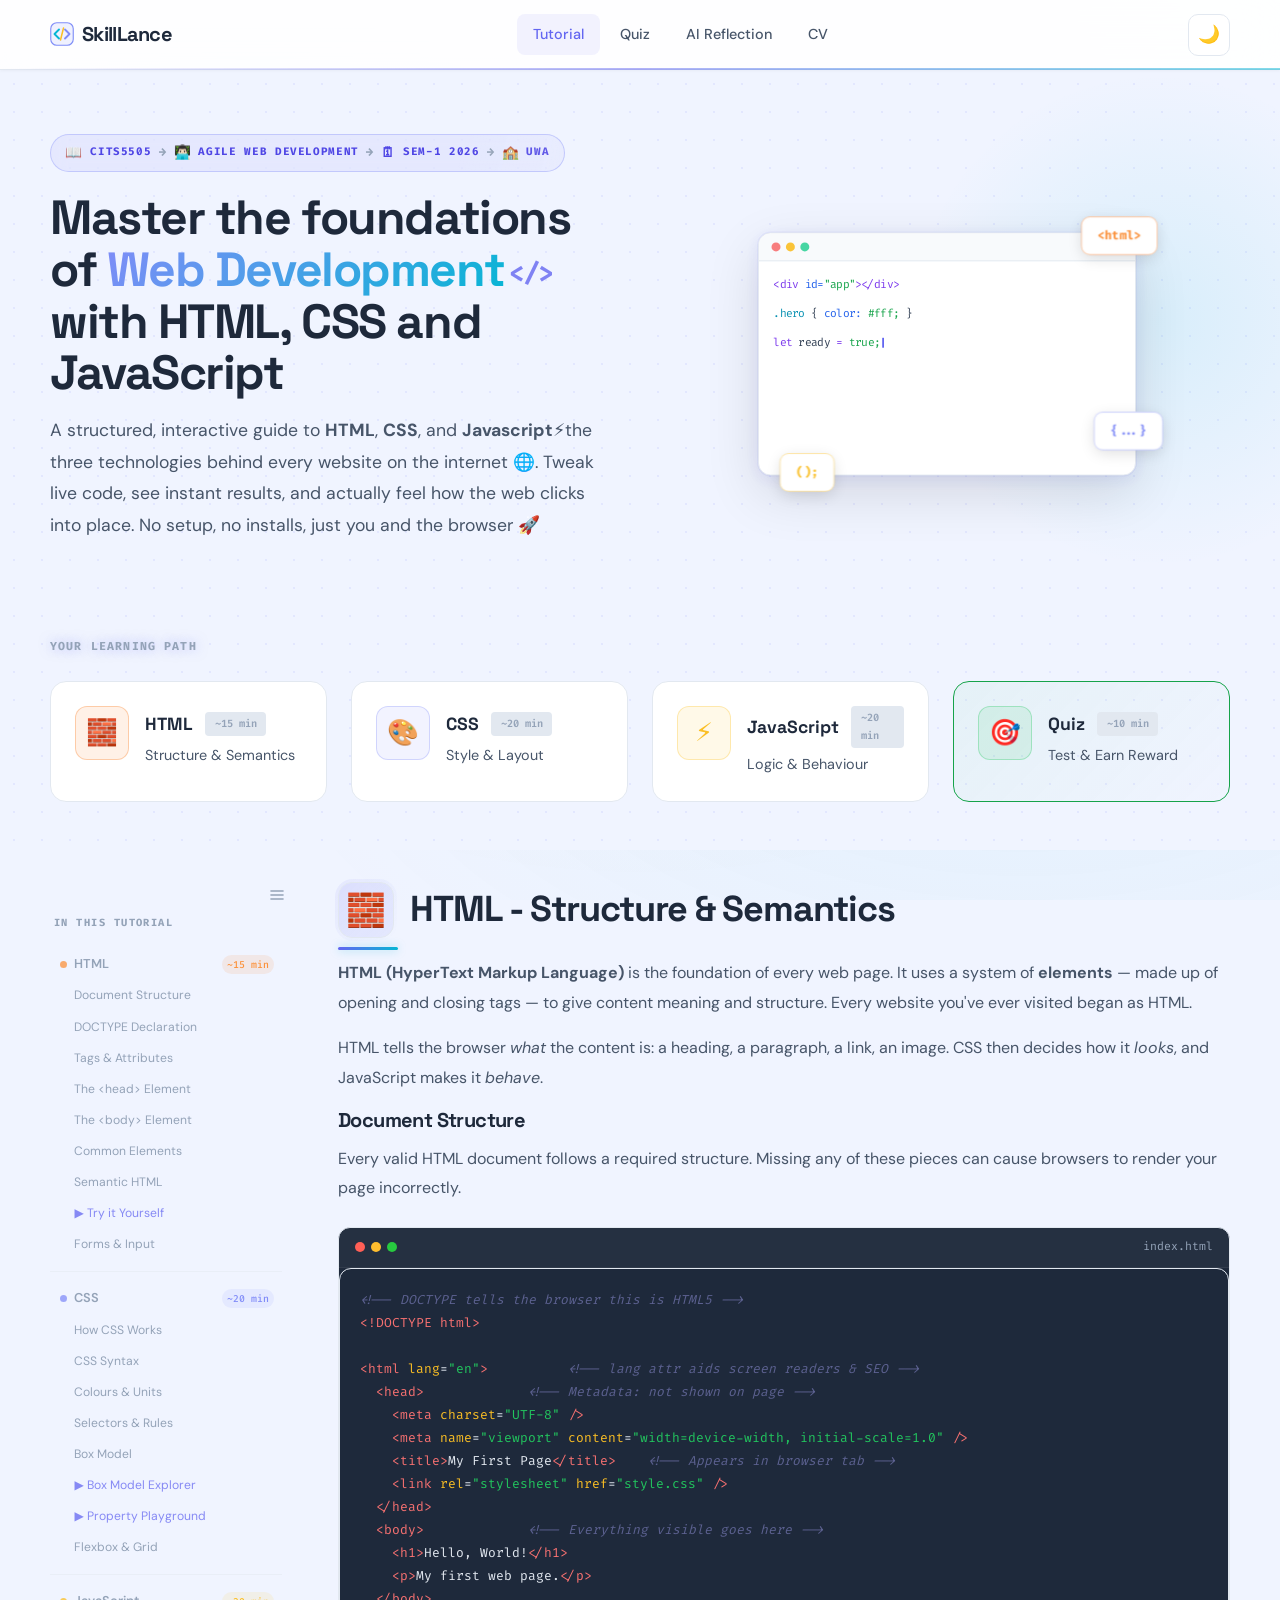
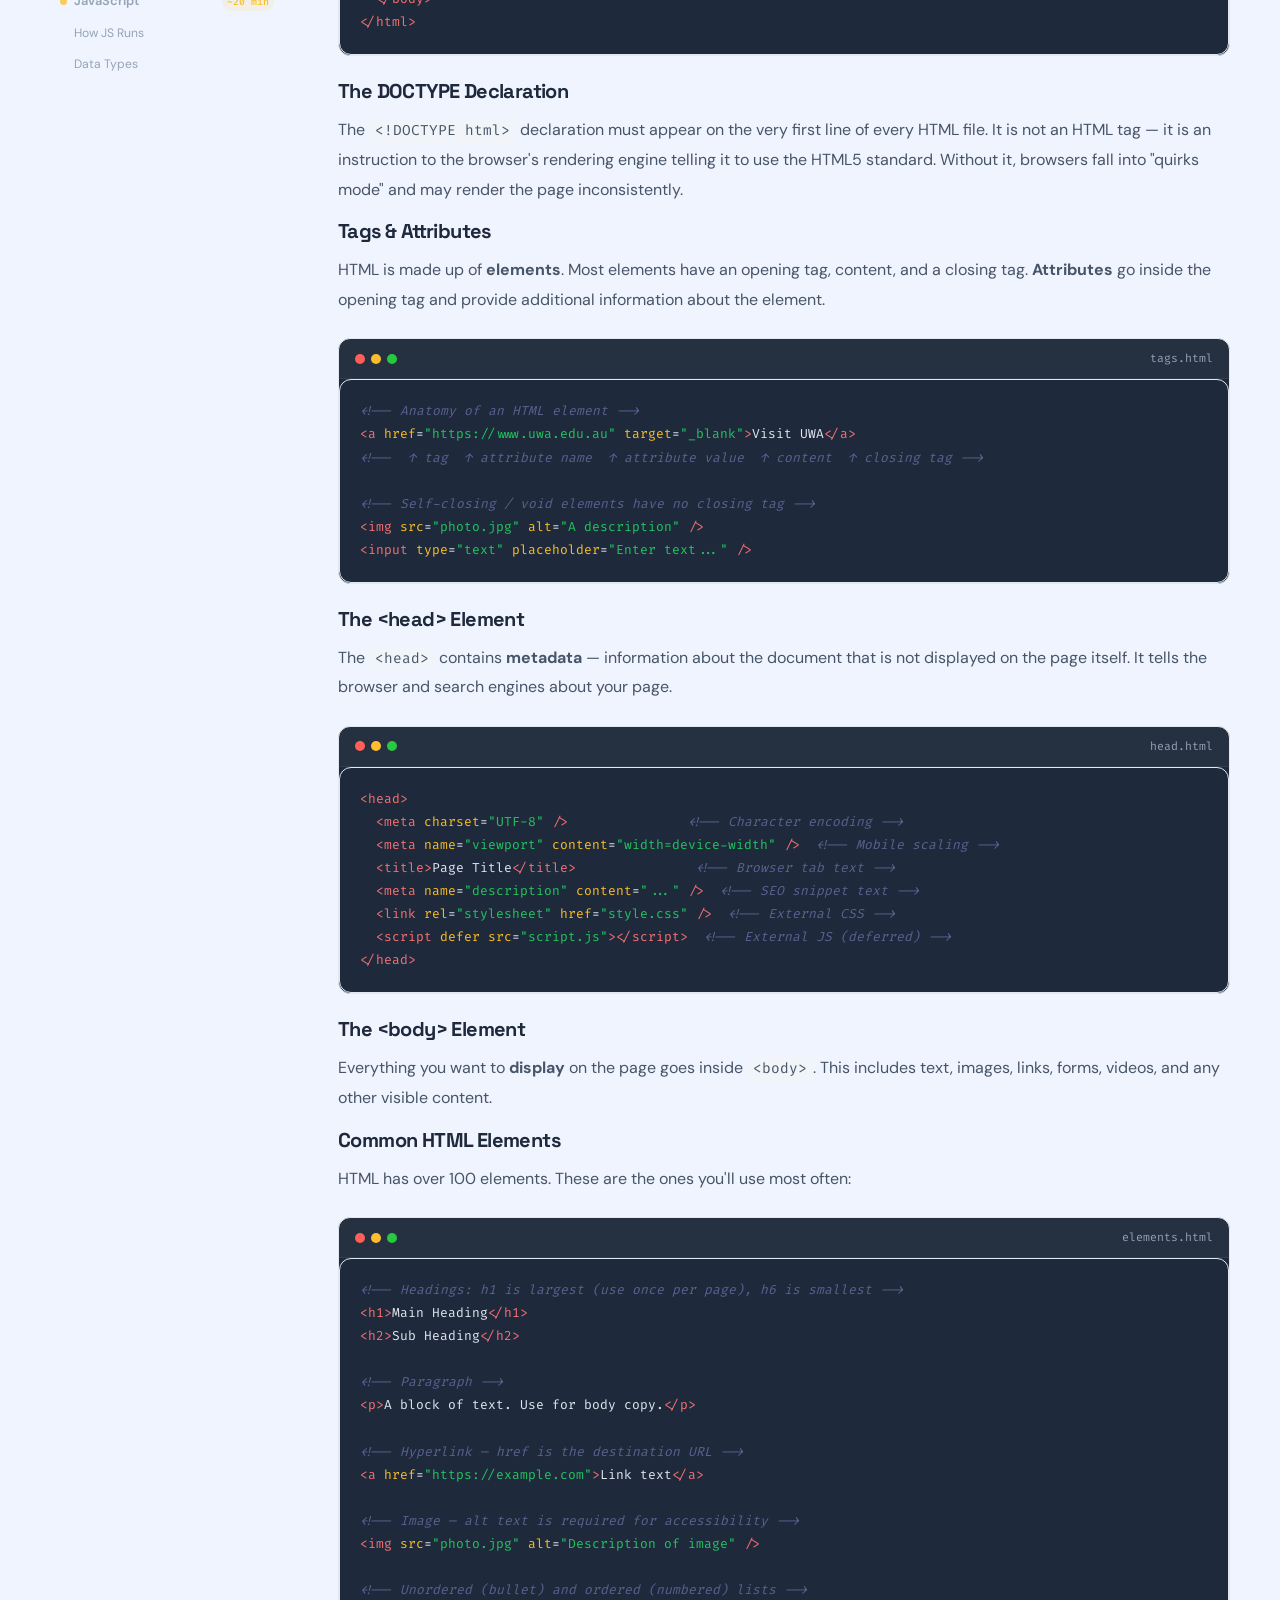
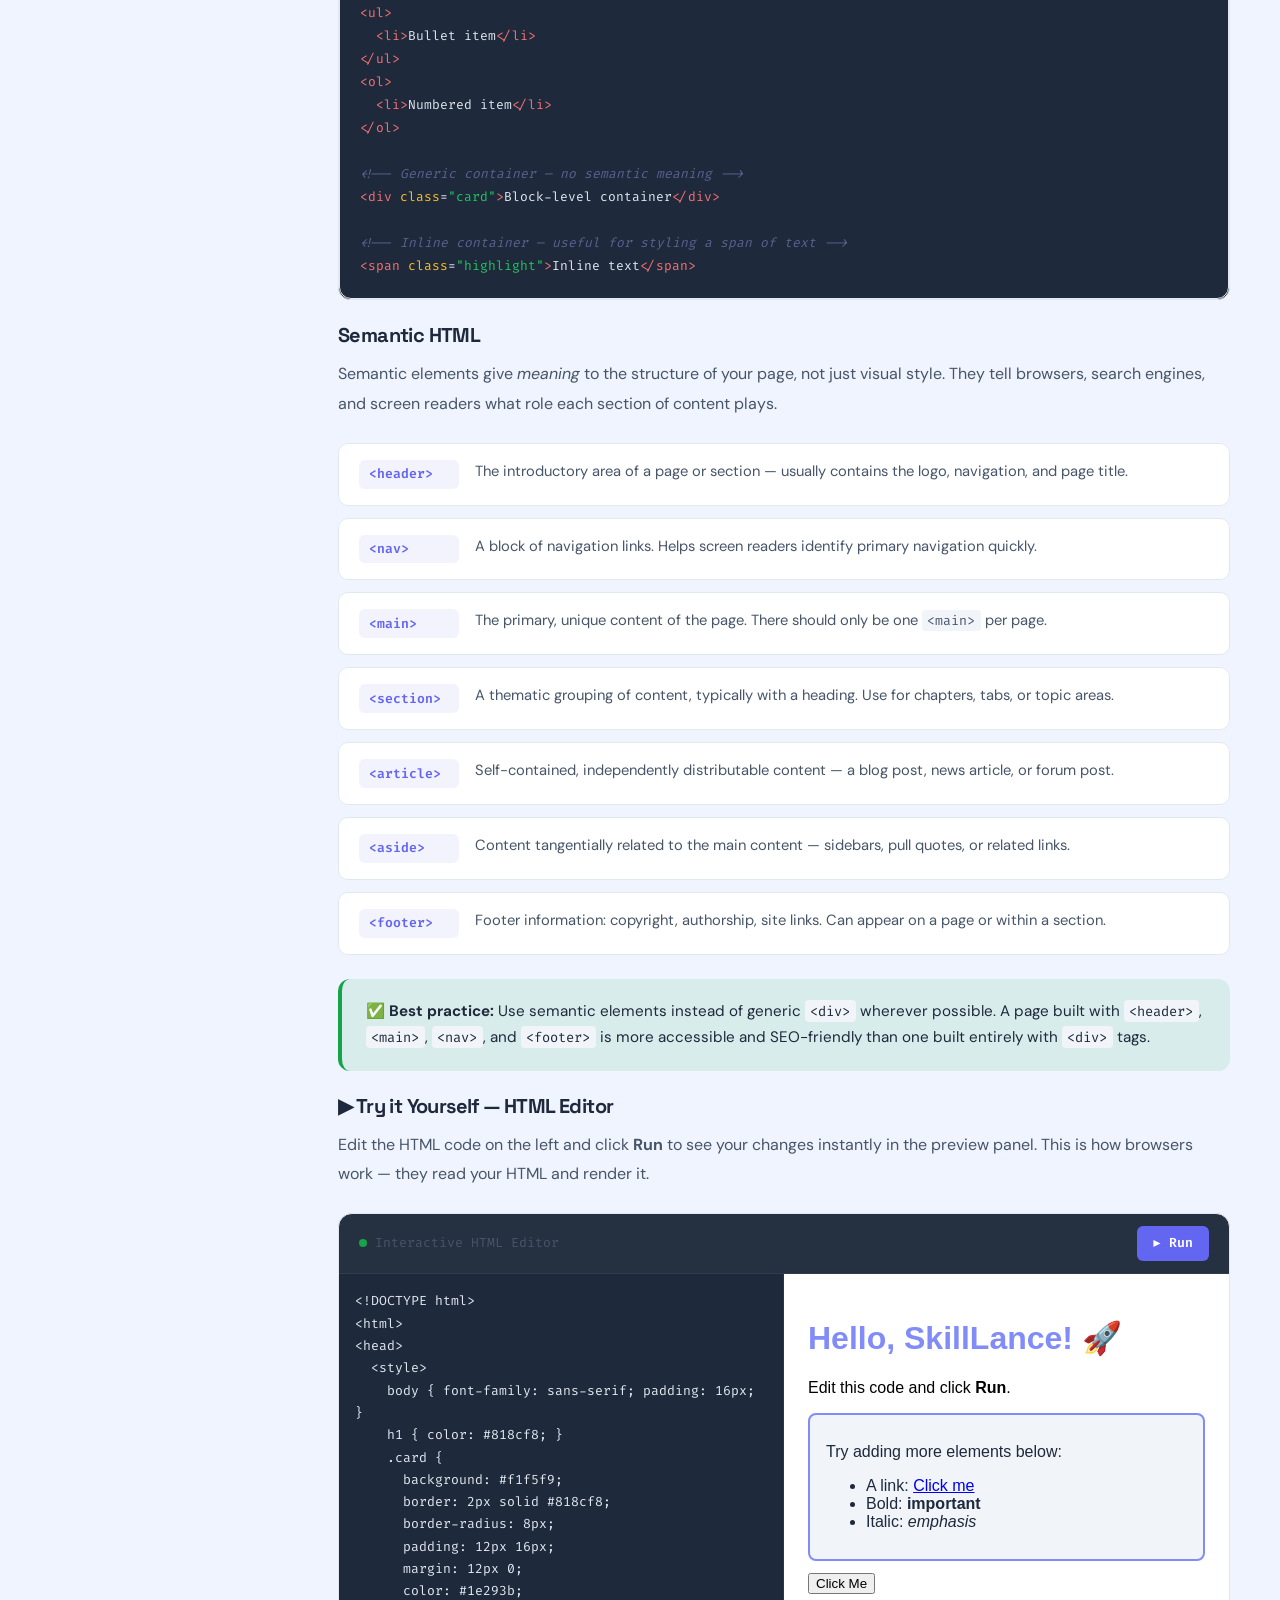
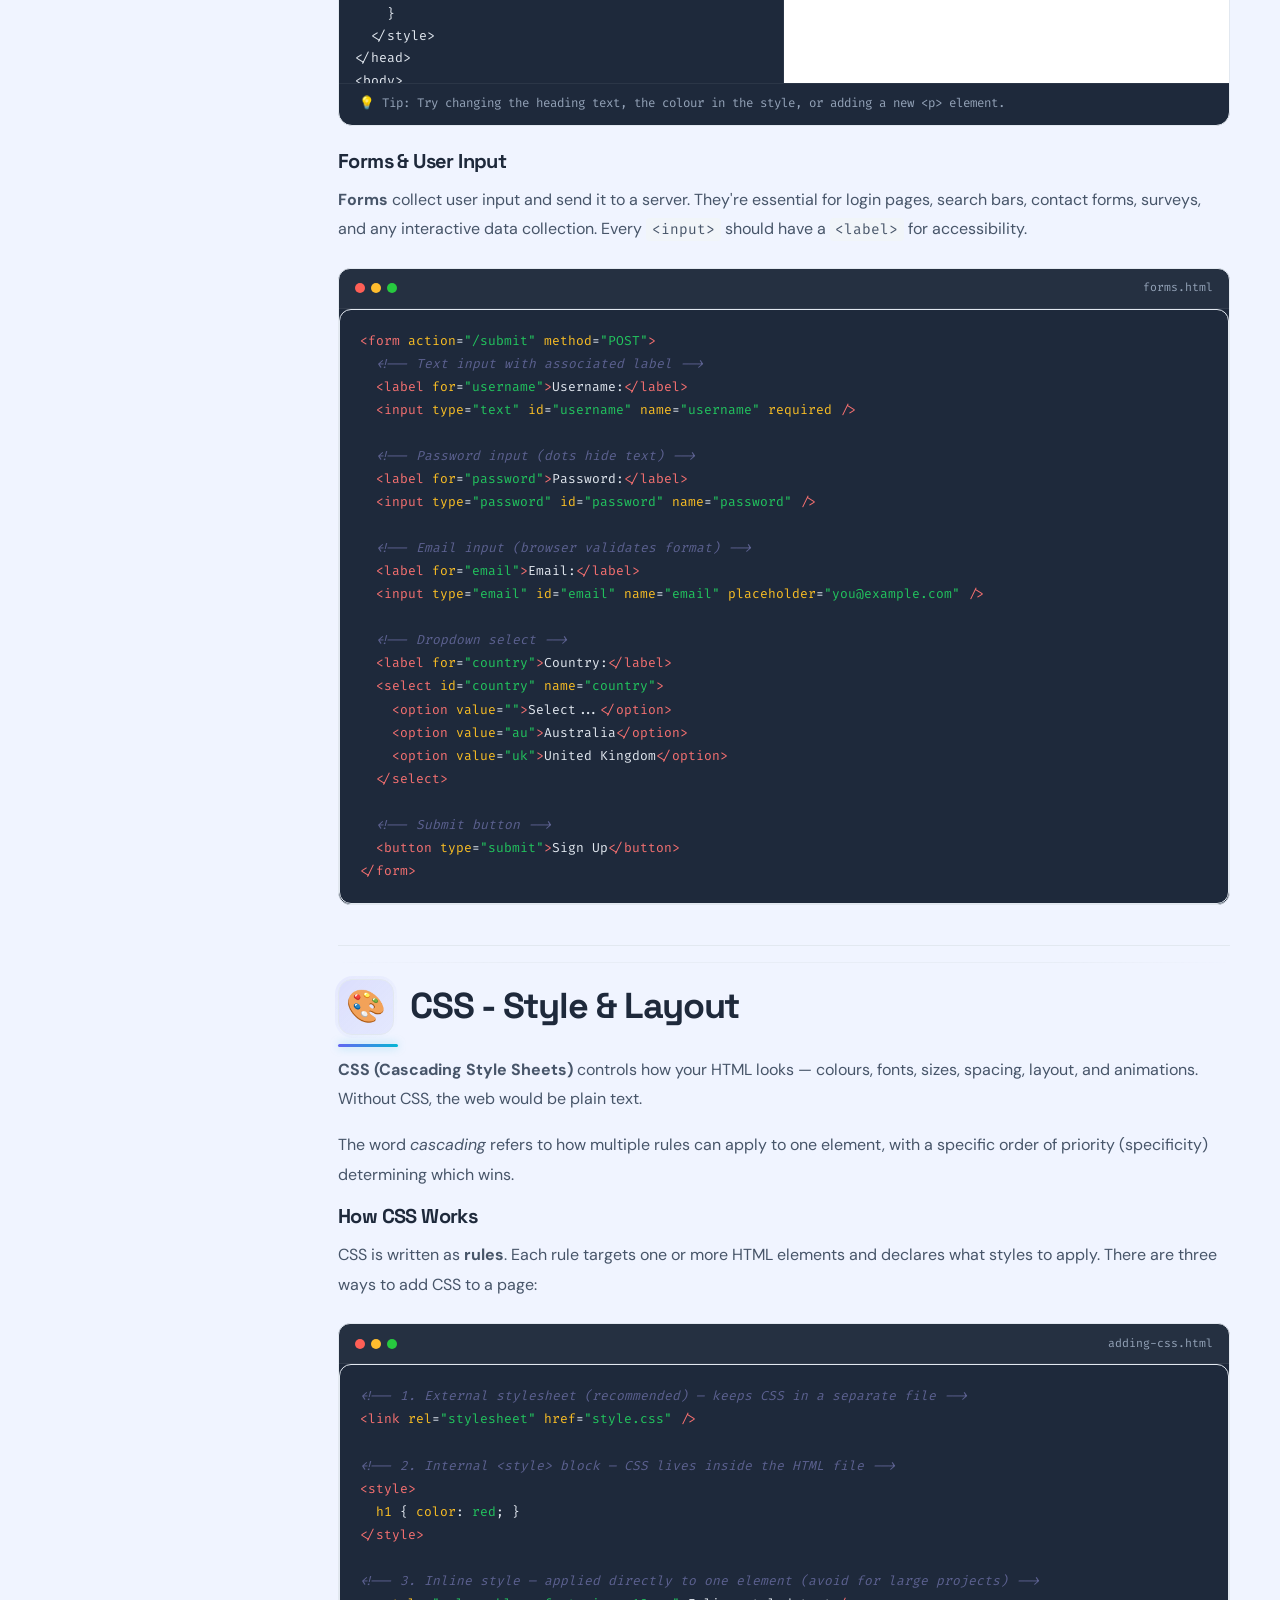
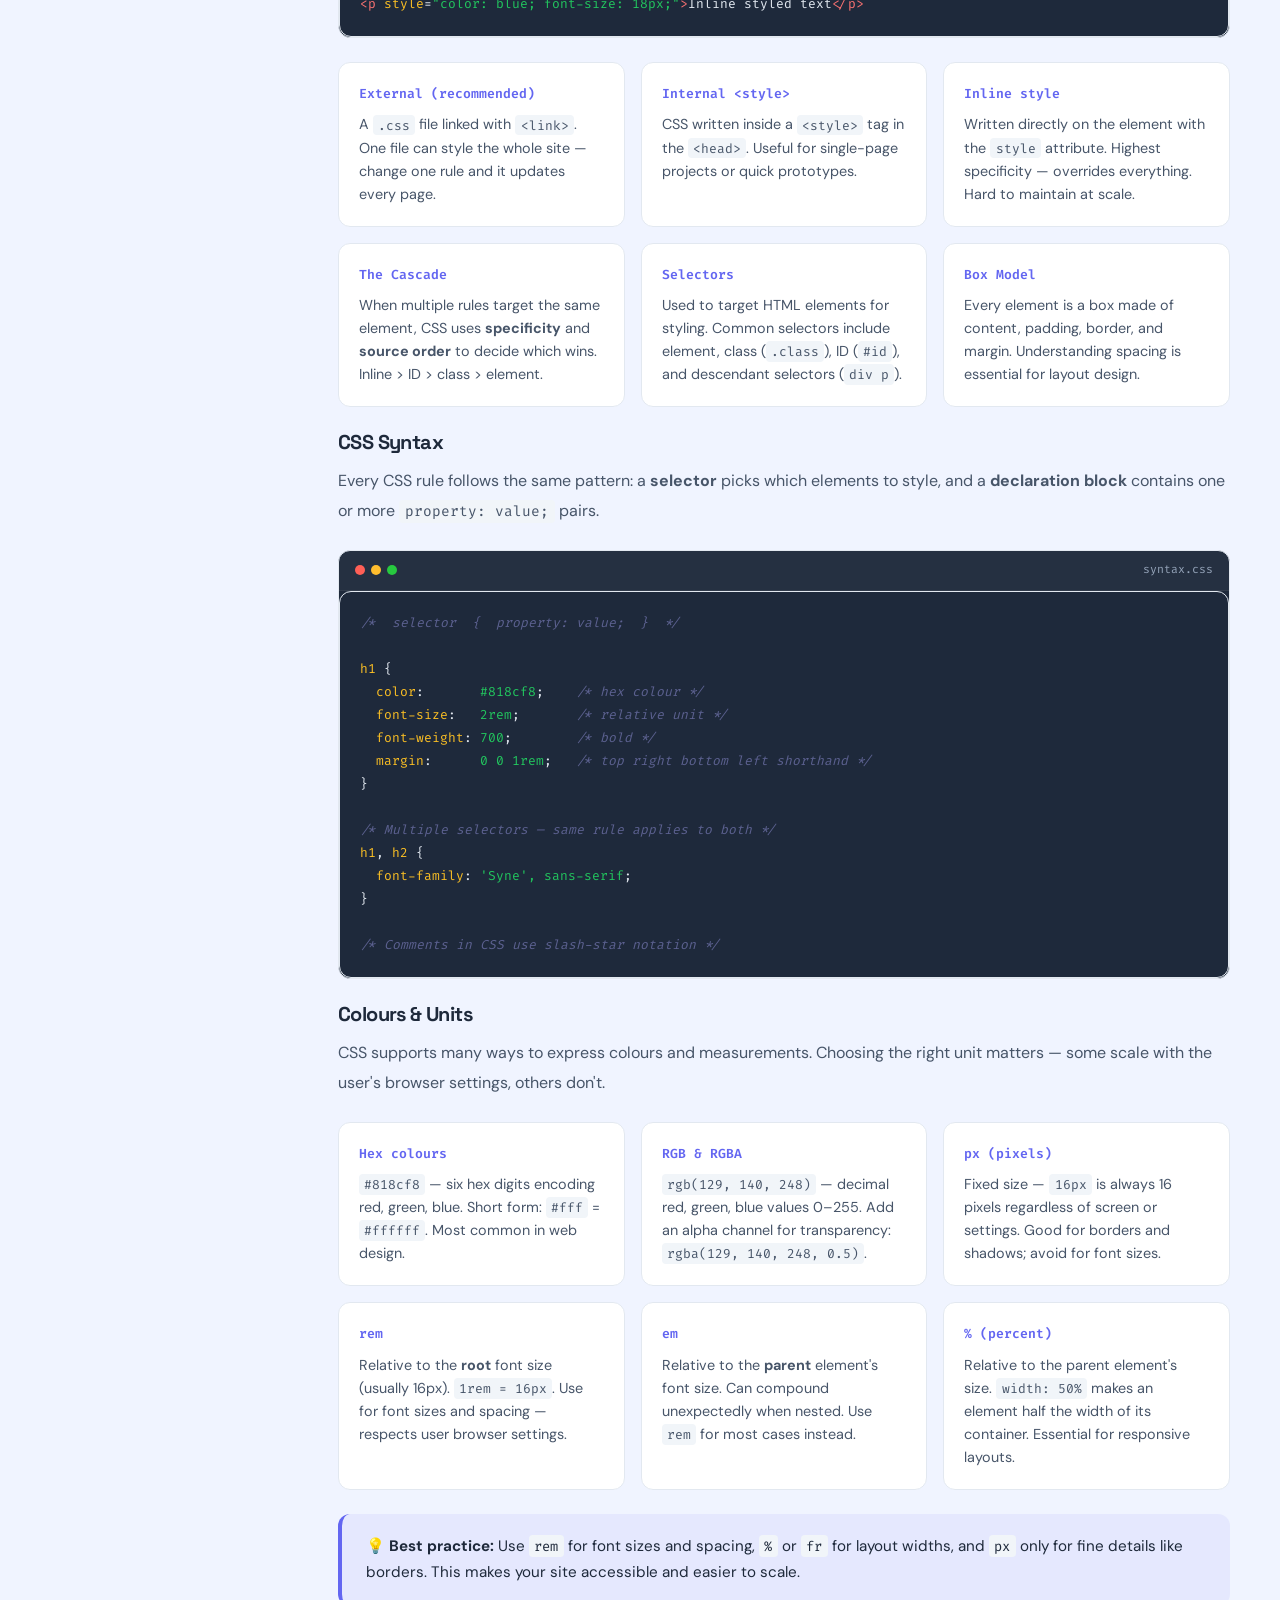
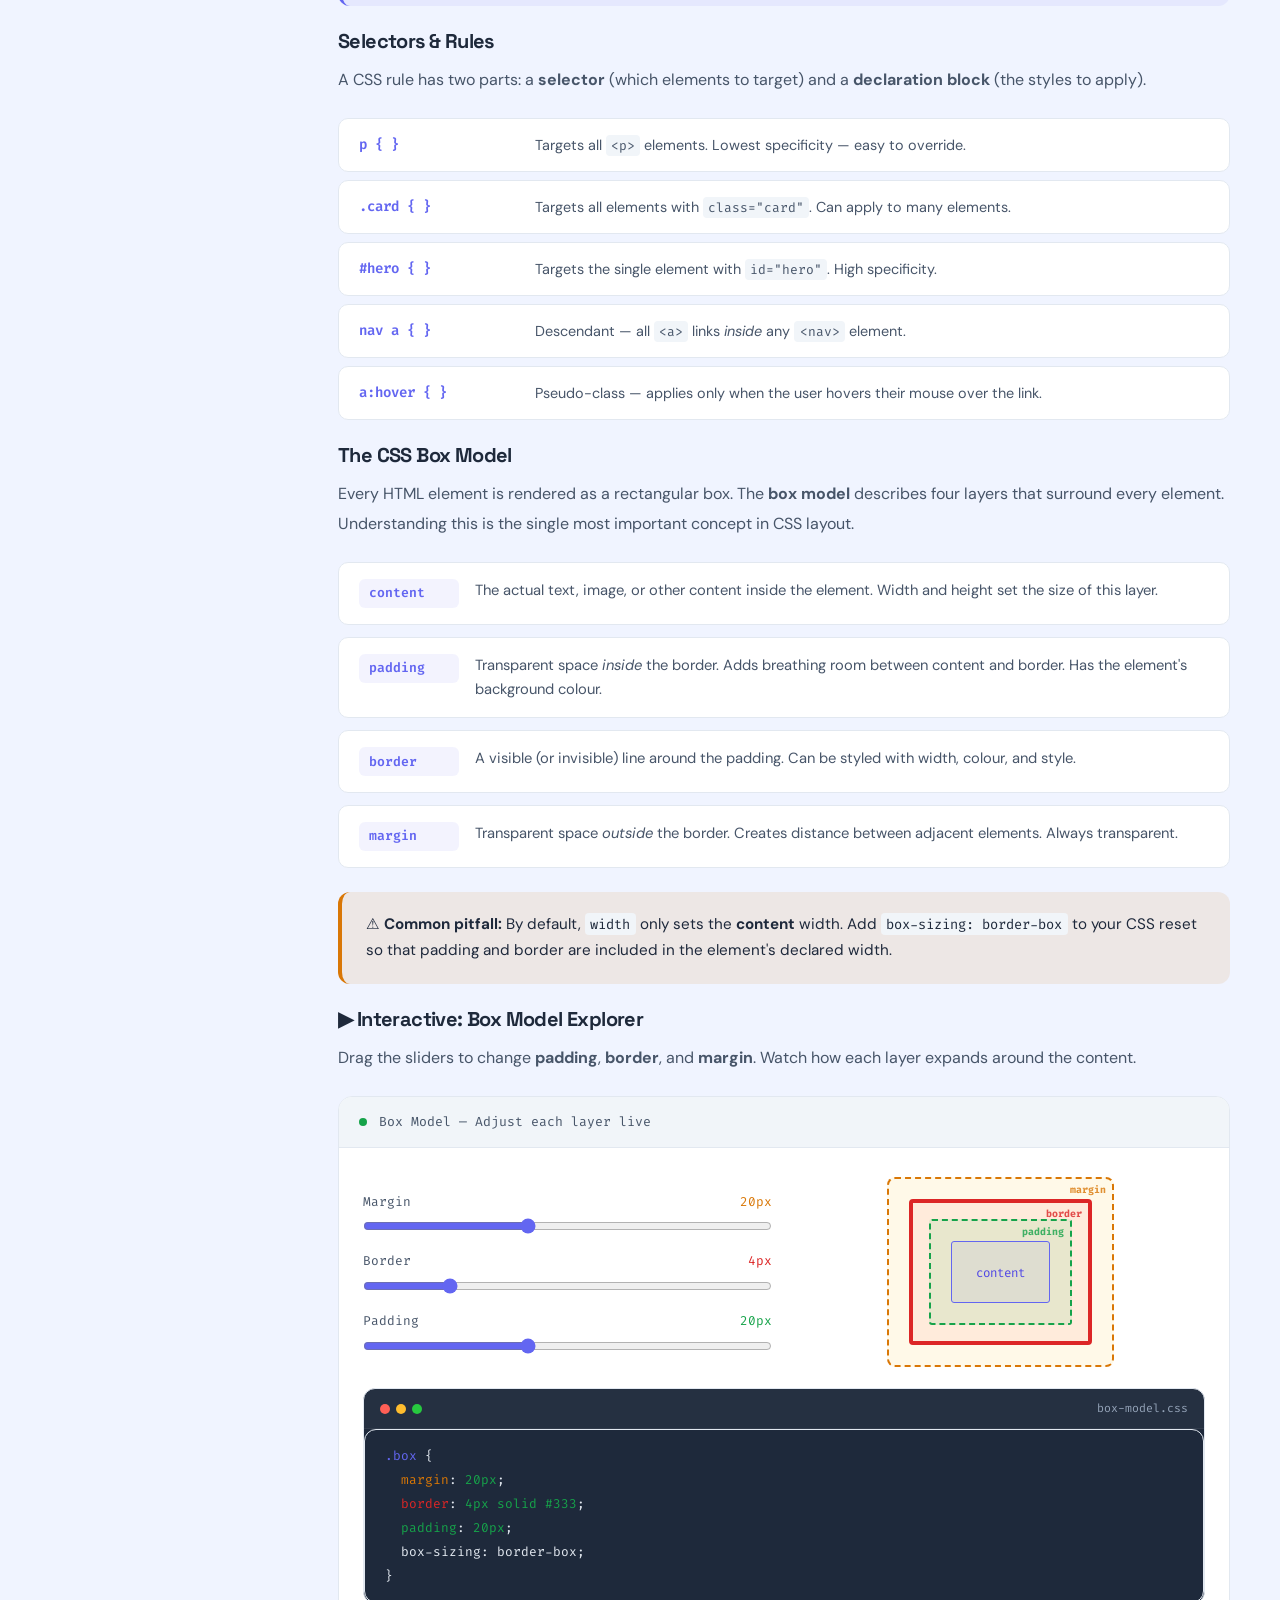
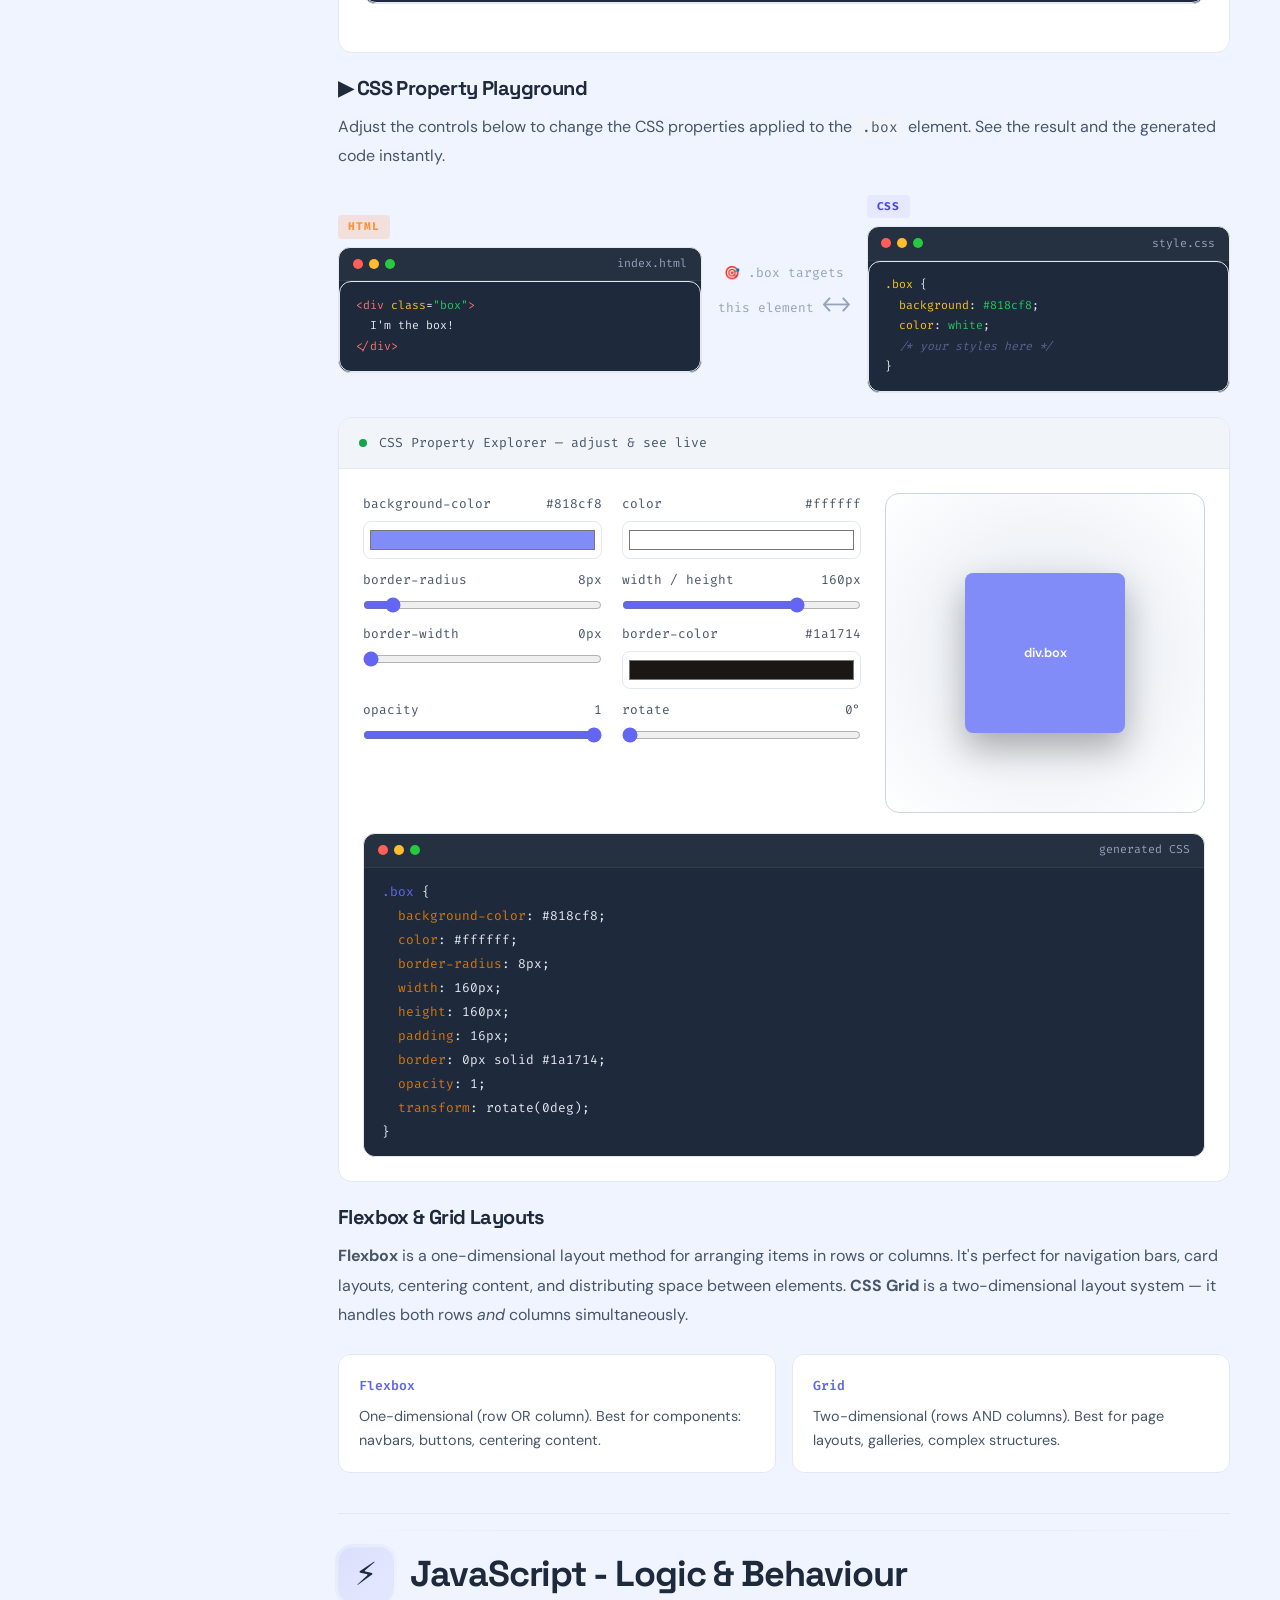
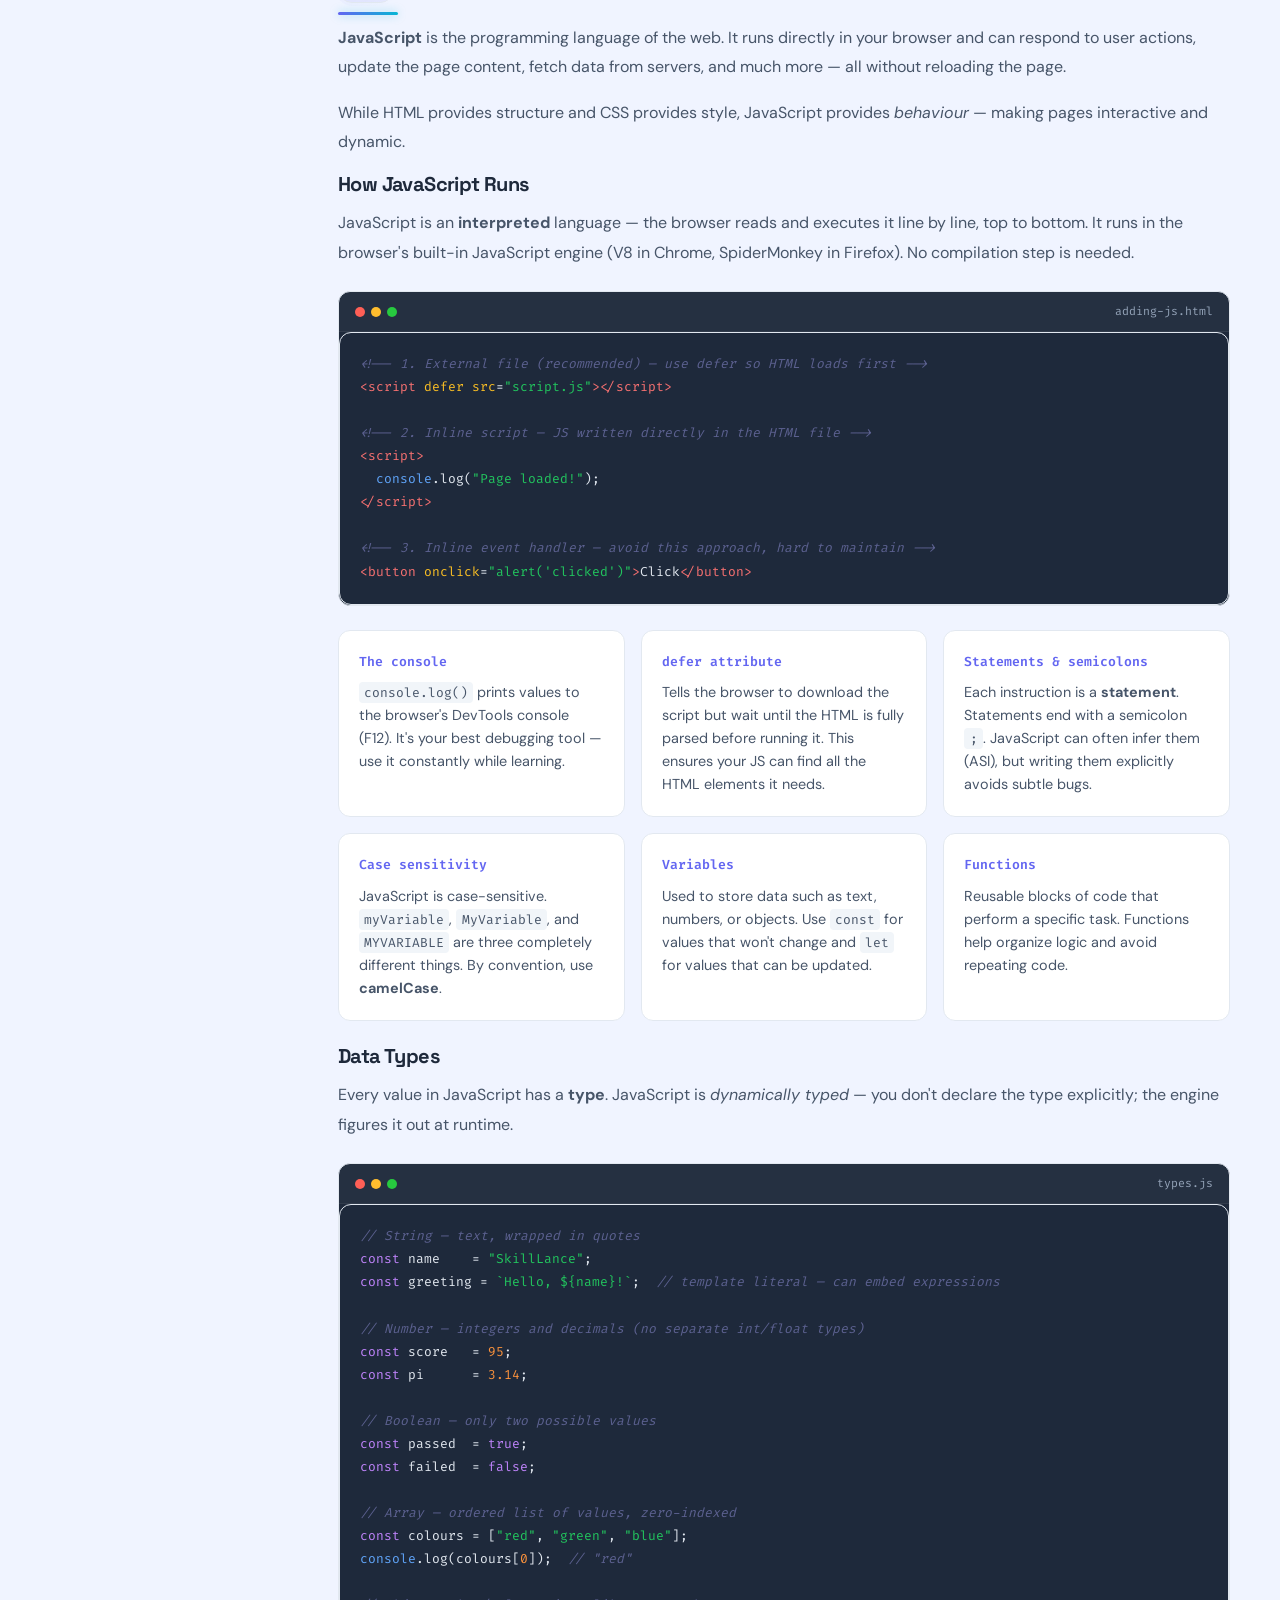
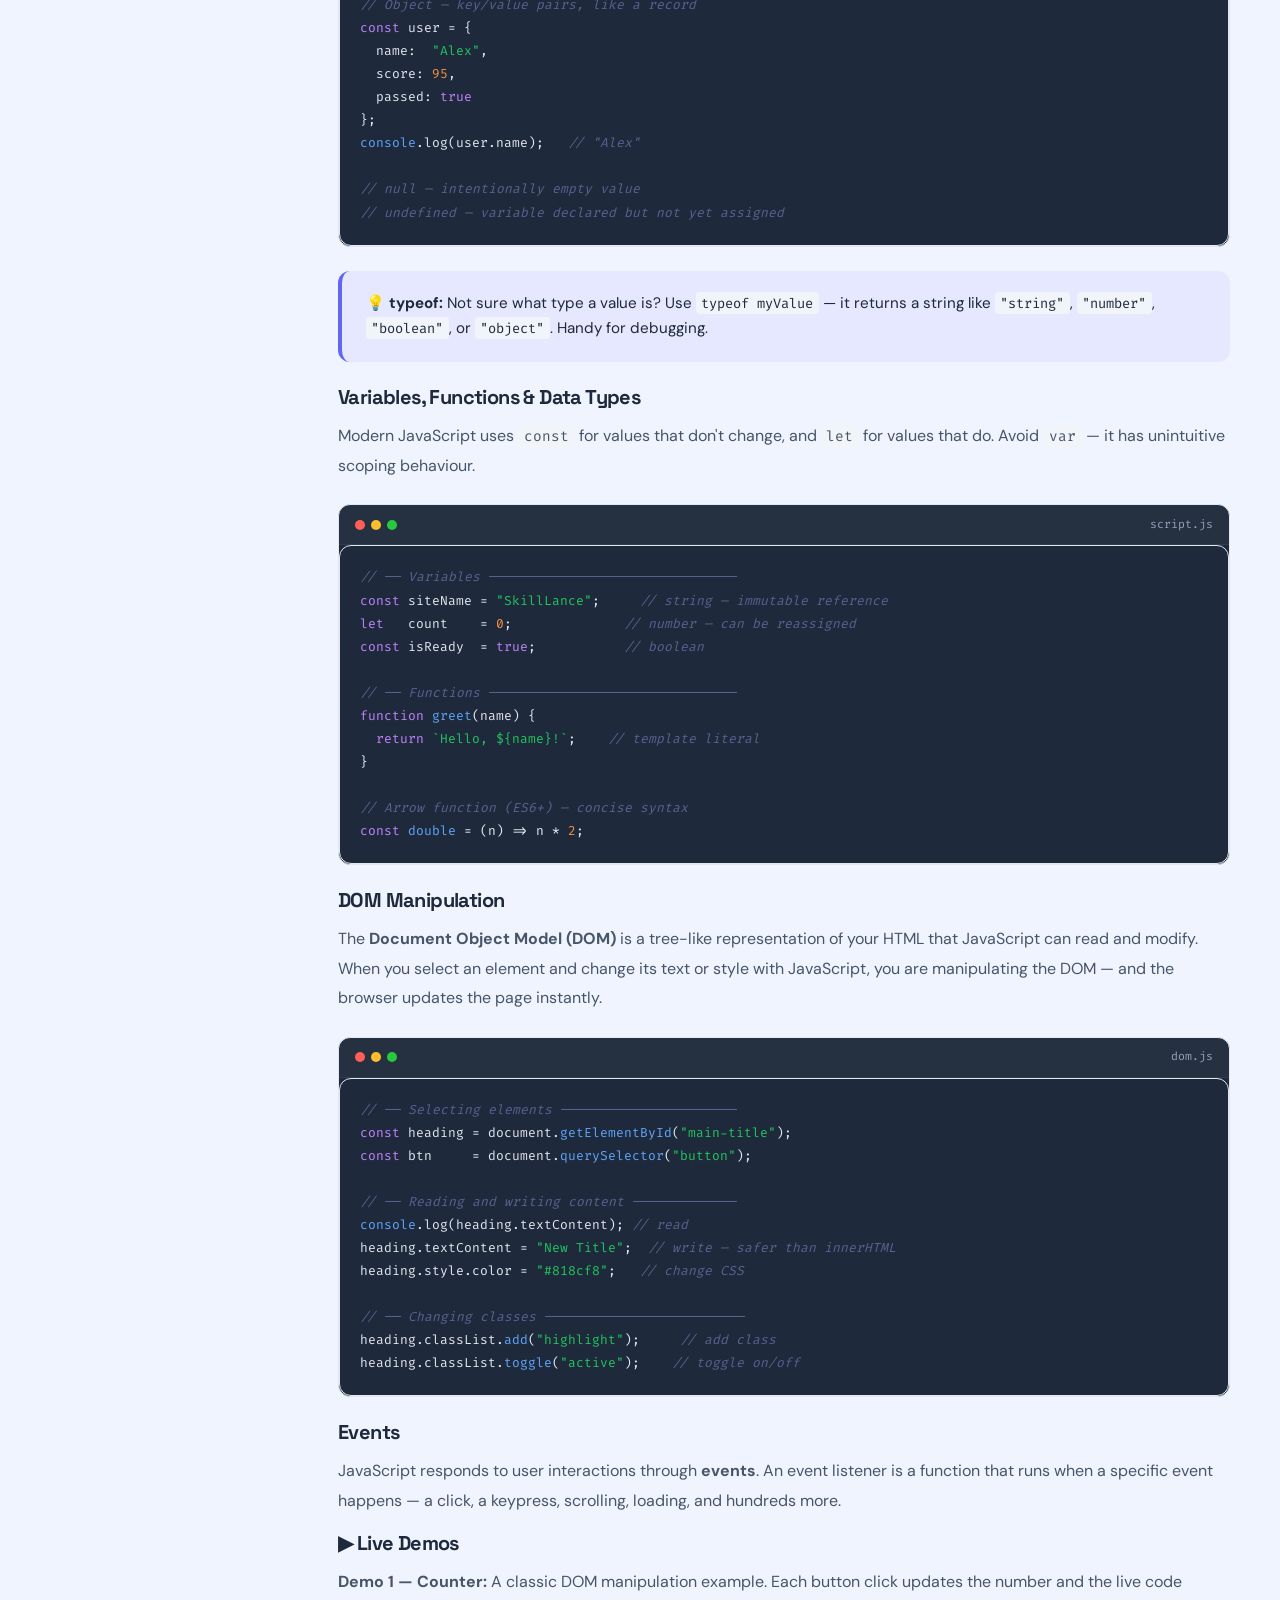
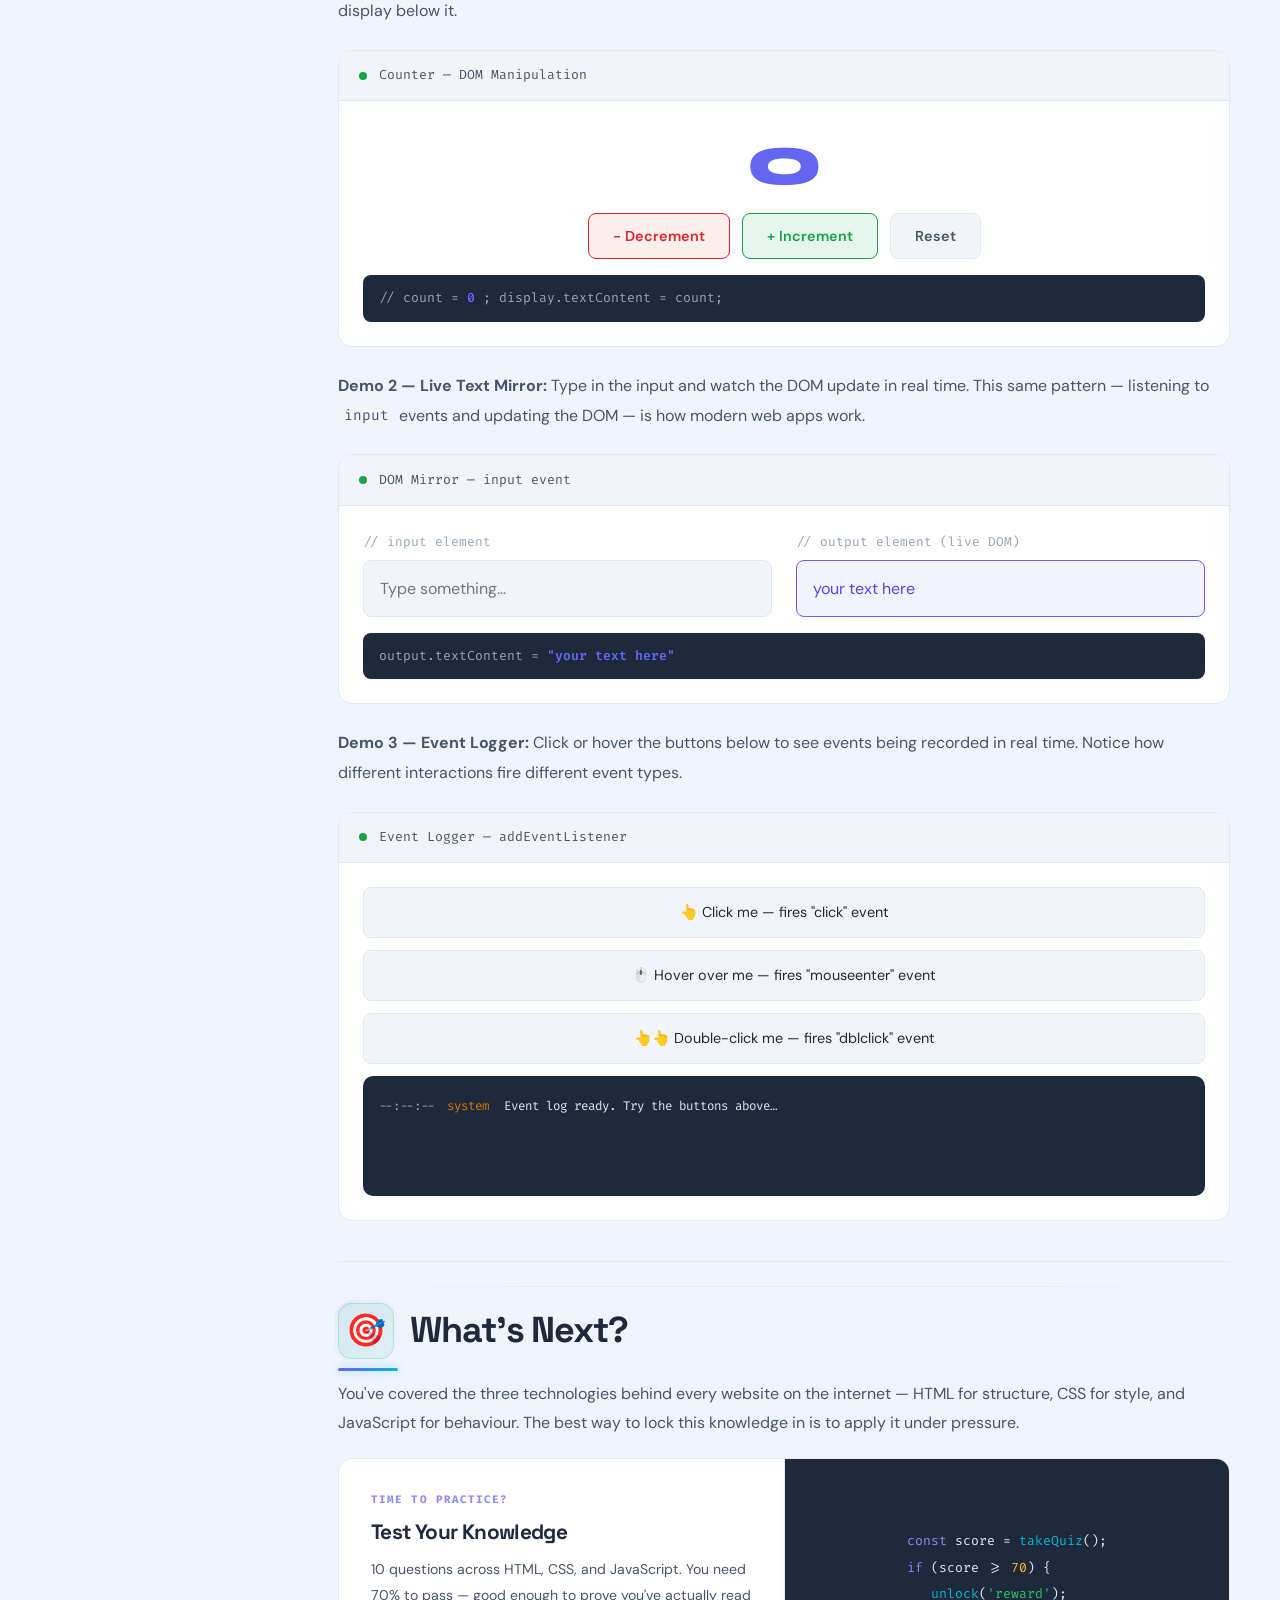
<file: tutorial.html>
<!DOCTYPE html>
<html lang="en" data-theme="dark">
<head>
  <meta charset="UTF-8">
  <!-- Favicon: inline SVG reusing the SkillLance code-bracket logo -->
  <link rel="icon" type="image/svg+xml" href="data:image/svg+xml,%3Csvg xmlns='http://www.w3.org/2000/svg' viewBox='0 0 32 32'%3E%3Crect x='1' y='1' width='30' height='30' rx='8' fill='%23818cf8' opacity='0.15'/%3E%3Crect x='1' y='1' width='30' height='30' rx='8' stroke='url(%23fg)' stroke-width='1.5' fill='none'/%3E%3Cpath d='M12 10L6 16L12 22' stroke='%2306b6d4' stroke-width='2.5' stroke-linecap='round' stroke-linejoin='round'/%3E%3Cpath d='M20 10L26 16L20 22' stroke='%23818cf8' stroke-width='2.5' stroke-linecap='round' stroke-linejoin='round'/%3E%3Cpath d='M18 8L14 24' stroke='%23fbbf24' stroke-width='2' stroke-linecap='round'/%3E%3Cdefs%3E%3ClinearGradient id='fg' x1='0' y1='0' x2='32' y2='32'%3E%3Cstop offset='0' stop-color='%23818cf8'/%3E%3Cstop offset='1' stop-color='%2306b6d4'/%3E%3C/linearGradient%3E%3C/defs%3E%3C/svg%3E">
<!--
  ============================================================
  SkillLance — Tutorial Page
  ============================================================
  File        : tutorial.html
  Project     : CITS5505 Agile Web Development — Assignment 1
  Author      : Arshad Sheik (Student ID: 25101735)
  Institution : The University of Western Australia
  Semester    : Semester 1, 2026
  ============================================================
  Purpose:
    This is the Tutorial page of the SkillLance web application.
    It provides a structured, interactive guide covering the
    fundamentals of HTML, CSS, and JavaScript — the three core
    technologies of front-end web development.
 
  Key Features:
    - Sticky sidebar Table of Contents (ToC) with smooth
      scroll-spy that highlights the active section
    - Three full tutorial sections: HTML, CSS, JavaScript
    - Inline interactive demos (counter, text mirror, event
      logger) driven by main.js
    - Live HTML editor with iframe preview (Try it Yourself)
    - CSS Box Model Explorer with range sliders
    - CSS Property Playground with live visual output
    - Hero section with animated 3D IDE composition
    - Learning-path card strip linking to all four pages
    - Accessible skip-link, ARIA landmarks, and live regions
    - Shared navigation bar and footer with all four pages
    - A clearly visible "Start the Quiz" CTA at the bottom,
      satisfying the project brief requirement that the
      Tutorial page links directly to the Quiz page
 
  Dependencies:
    - ./assets/style.css  — shared site-wide stylesheet
    - ./assets/main.js    — shared site-wide JavaScript
    - Google Fonts (Syne, DM Sans, Fira Code, Space Grotesk,
      IBM Plex Sans, IBM Plex Mono) — loaded via CDN
 
  Browser Support: Chrome, Firefox, Edge, Safari
  Validated against W3C HTML validator
  ============================================================
-->
  <!-- ── Responsive viewport ─────────── -->
  <meta name="viewport" content="width=device-width, initial-scale=1.0">
 
  <!-- SEO meta description for search engines and screen readers -->
  <meta name="description"
    content="SkillLance — Learn HTML, CSS, and JavaScript through interactive tutorials, quizzes, and hands-on practice.">
 
  <!-- Browser tab title -->
  <title>SkillLance - Tutorial</title>

  <!-- ── Google Fonts — preconnect for performance ─────────── -->
  <!-- Preconnect hints tell the browser to open the TLS handshake
       early so fonts load faster -->
  <link rel="preconnect" href="https://fonts.googleapis.com">
  <link rel="preconnect" href="https://fonts.gstatic.com" crossorigin>

  <!-- Primary typefaces: Syne (headings), DM Sans (body), Fira Code (code) -->
  <link
    href="https://fonts.googleapis.com/css2?family=Syne:wght@500;600;700;800&family=DM+Sans:ital,opsz,wght@0,9..40,400;0,9..40,500;0,9..40,600;1,9..40,400&family=Fira+Code:wght@400;500&display=swap"
    rel="stylesheet">

  <!-- Secondary typefaces: Space Grotesk, IBM Plex Sans, IBM Plex Mono -->
  <link
    href="https://fonts.googleapis.com/css2?family=Space+Grotesk:wght@400;500;700&family=IBM+Plex+Sans:wght@400;500;600;700&family=IBM+Plex+Mono:wght@400;500&display=swap"
    rel="stylesheet">

  <!-- ── Site stylesheet ────────────────────────────────────── -->
  <!-- Shared across all four pages; contains CSS custom properties,
       layout utilities, component styles, and theme variables -->
  <link rel="stylesheet" href="./assets/style.css">

  <!-- ── Site JavaScript ────────────────────────────────────── -->
  <!-- defer: script downloads in parallel but executes only after
       the HTML is fully parsed, ensuring all DOM elements exist -->
  <script defer src="./assets/main.js"></script>
</head>

<!-- data-page="tutorial" allows main.js to conditionally initialise
     only the JavaScript modules relevant to this page -->
<body data-page="tutorial">

  <!-- ── Accessibility: skip navigation link ────────────────── -->
  <!-- Allows keyboard and screen-reader users to jump past the
       repeated navigation directly to the main content area -->
  <a class="skip-link" href="#main-content">Skip to content</a>

  <!-- ════════════════════════════════════════════════════════
       SITE-WIDE NAVIGATION BAR
       Shared across all four pages. The active page link
       receives the .active class for visual indication.
       ════════════════════════════════════════════════════════ -->
  <nav class="site-nav">
    <div class="container nav-inner">

      <!-- Logo / home link — navigates to the Tutorial page (entry point) -->
      <a href="./tutorial.html" class="nav-logo">
        <!-- Inline SVG logo: code brackets (<  />) with a gradient fill
             representing HTML (cyan), JS (amber), and CSS (indigo) -->
        <svg class="logo-icon-nav" width="24" height="24" viewBox="0 0 32 32" fill="none">
          <rect x="1" y="1" width="30" height="30" rx="8" fill="url(#lbg)" opacity="0.12" />
          <rect x="1" y="1" width="30" height="30" rx="8" stroke="url(#lbg)" stroke-width="1.5" />
          <!-- Left angle bracket — represents HTML -->
          <path d="M12 10L6 16L12 22" stroke="#06b6d4" stroke-width="2.5" stroke-linecap="round"
            stroke-linejoin="round" />
          <!-- Right angle bracket — represents HTML -->
          <path d="M20 10L26 16L20 22" stroke="#818cf8" stroke-width="2.5" stroke-linecap="round"
            stroke-linejoin="round" />
          <!-- Forward slash — represents the closing tag / JavaScript -->
          <path d="M18 8L14 24" stroke="#fbbf24" stroke-width="2" stroke-linecap="round" />
          <defs>
            <!-- Gradient definition reused by the logo rect stroke -->
            <linearGradient id="lbg" x1="0" y1="0" x2="32" y2="32">
              <stop offset="0" stop-color="#818cf8" />
              <stop offset="1" stop-color="#06b6d4" />
            </linearGradient>
          </defs>
        </svg>
        SkillLance
      </a>

      <!-- Desktop navigation links — .active marks the current page -->
      <div class="nav-links">
        <a href="./tutorial.html" class="active">Tutorial</a>
        <a href="./quiz.html">Quiz</a>
        <a href="./reflection.html">AI Reflection</a>
        <a href="./cv.html">CV</a>
      </div>

      <!-- Navigation utility buttons -->
      <div class="nav-actions">
        <!-- Theme toggle: switches between dark and light mode.
             main.js reads data-theme-toggle and persists the
             preference to localStorage -->
        <button type="button" class="theme-btn" data-theme-toggle aria-label="Toggle theme">🌙</button>

        <!-- Hamburger menu: visible only on mobile/tablet.
             main.js toggles aria-expanded and a CSS class to
             open/close the mobile navigation drawer -->
        <button type="button" class="nav-toggle" aria-label="Toggle menu" aria-expanded="false">
          <span></span>
          <span></span>
          <span></span>
        </button>
      </div>

    </div>
  </nav>
  <!-- END NAVIGATION BAR -->

  <!-- ════════════════════════════════════════════════════════
       HERO SECTION
       Full-width banner introducing the Tutorial page.
       Contains:
         - Animated dot-pattern background layer
         - Eyebrow pill strip with course/unit metadata
         - Main heading with 3D tilt effect (data-tilt)
         - Lead paragraph summarising the tutorial
         - Animated 3D mini-IDE composition (decorative)
         - Learning Path card strip linking to each section
       ════════════════════════════════════════════════════════ -->
  <header class="hero tutorial-hero">

    <!-- Dot-pattern overlay: purely decorative background texture
         defined in style.css as a CSS radial-gradient repeat -->
    <div class="dot-pattern"></div>

    <!-- Hero grid: two-column layout (text left, IDE animation right) -->
    <div class="container hero-grid" style="align-items: center; margin-bottom: 4rem;">

      <!-- ── Left column: heading and lead text ─────────────── -->
      <div>

        <!-- Animated eyebrow pill strip — unit context breadcrumb.
             Each pill-word fades in with a staggered CSS animation
             driven by the -i custom property index -->
        <div class="eyebrow-pill-3d">
          <span class="pill-icon-3d">📖</span>
          <span class="pill-word" style="--i:0">CITS5505</span>
          <span class="pill-sep">→</span>
          <span class="pill-icon-3d">👨🏻‍💻</span>
          <span class="pill-word" style="--i:1">Agile Web Development</span>
          <span class="pill-sep">→</span>
          <span class="pill-icon-3d">🗓</span>
          <span class="pill-word" style="--i:2">SEM-1 2026</span>
          <span class="pill-sep">→</span>
          <span class="pill-icon-3d">🏫</span>
          <span class="pill-word" style="--i:3">UWA</span>
          <!-- Shimmer sweep animation — purely decorative -->
          <span class="pill-shimmer" aria-hidden="true"></span>
        </div>

        <!-- Main hero heading — data-tilt enables the subtle
             mouse-follow 3D tilt effect handled in main.js -->
        <h1 class="hero-title-3d" id="hero-title-3d" data-tilt>Master the foundations of
          <em>Web Development</em><span class="hero-code-cursor" aria-hidden="true">&lt;/&gt;</span>
          <br>with HTML, CSS and JavaScript
        </h1>

        <!-- Lead paragraph: short summary of what the tutorial covers -->
        <p class="lead">
          A structured, interactive guide to <strong>HTML</strong>, <strong>CSS</strong>, and
          <strong>Javascript</strong>⚡the three technologies behind every website on the internet 🌐. Tweak live code,
          see instant results, and actually feel how the web clicks into place. No setup, no installs, just you and the
          browser 🚀
        </p>
      </div>

      <!-- ── Right column: decorative 3D IDE animation ─────── -->
      <!-- aria-hidden hides the decorative element from assistive
           technologies — it adds no informational value -->
      <div class="cta-side-anim"
        style="perspective: 1000px; display: flex; justify-content: center; align-items: center;">

        <!-- Mini IDE window composition: three code snippets
             (HTML div, CSS rule, JS variable) stacked with 3D
             perspective and animated floating labels -->
        <div class="ide-composition-3d" style="transform: scale(0.9);">
          <div class="mini-ide-3d">
            <!-- IDE window chrome: traffic-light close/minimise/maximise dots -->
            <div class="ide-header">
              <span class="dot" style="color:#f87171"></span>
              <span class="dot" style="color:#fbbf24"></span>
              <span class="dot" style="color:#34d399"></span>
            </div>
            <!-- IDE body: three syntax-highlighted code lines with
                 staggered entrance animations defined in style.css -->
            <div class="ide-body">
              <!-- Line 1: HTML snippet -->
              <div class="ide-line l-1"><span class="sy">&lt;div</span> <span class="pr">id=</span><span
                  class="v">"app"</span><span class="sy">&gt;&lt;/div&gt;</span></div>
              <!-- Line 2: CSS snippet -->
              <div class="ide-line l-2"><span class="tag">.hero</span> { <span class="pr">color:</span> <span
                  class="v">#fff;</span> }</div>
              <!-- Line 3: JS snippet with blinking cursor -->
              <div class="ide-line l-3"><span class="sy">let</span> ready <span class="sy">=</span> <span
                  class="v">true;</span><span class="ide-cursor"></span></div>
            </div>
          </div>
          <!-- Floating language badges that orbit the IDE window -->
          <div class="ide-float-item float-html" aria-hidden="true">&lt;html&gt;</div>
          <div class="ide-float-item float-css" aria-hidden="true">{...}</div>
          <div class="ide-float-item float-js" aria-hidden="true">();</div>
        </div>
      </div>
      <!-- END right column -->

    </div>
    <!-- END hero grid -->

    <!-- ── Learning Path card strip ───────────────────────── -->
    <!-- Provides an at-a-glance overview of the tutorial structure
         and links directly to each major section and the Quiz page.
         role="navigation" semantically marks this as a landmark -->
    <div class="container">
      <div class="learning-path" role="navigation" aria-label="Course learning path">
        <p class="path-label glowing-label">Your Learning Path</p>

        <div class="path-cards tutorial-path-cards-3d">

          <!-- HTML section card — links to #html anchor -->
          <div class="t-path-card" role="article" aria-label="HTML section">
            <div class="tpc-glow"></div>
            <div class="tpc-icon"
              style="color: #fb923c; border-color: rgba(249,115,22,0.3); background: rgba(249,115,22,0.1)">🧱</div>
            <div class="tpc-content">
              <a href="#html" class="tpc-main-title">
                <div class="tpc-title">HTML <span class="tpc-time">~15 min</span></div>
              </a>
              <div class="tpc-desc">Structure &amp; Semantics</div>
            </div>
          </div>

          <!-- CSS section card — links to #css anchor -->
          <div class="t-path-card" role="article" aria-label="CSS section">
            <div class="tpc-glow"></div>
            <div class="tpc-icon"
              style="color: #818cf8; border-color: rgba(129,140,248,0.3); background: rgba(129,140,248,0.1)">🎨</div>
            <div class="tpc-content">
              <a href="#css" class="tpc-main-title">
                <div class="tpc-title">CSS <span class="tpc-time">~20 min</span></div>
              </a>
              <div class="tpc-desc">Style &amp; Layout</div>
            </div>
          </div>

          <!-- JavaScript section card — links to #js anchor -->
          <div class="t-path-card" role="article" aria-label="JavaScript section">
            <div class="tpc-glow"></div>
            <div class="tpc-icon"
              style="color: #fbbf24; border-color: rgba(251,191,36,0.3); background: rgba(251,191,36,0.1)">⚡</div>
            <div class="tpc-content">
              <a href="#js" class="tpc-main-title">
                <div class="tpc-title">JavaScript <span class="tpc-time">~20 min</span></div>
              </a>
              <div class="tpc-desc">Logic &amp; Behaviour</div>
            </div>
          </div>

          <!-- Quiz CTA card — navigates to quiz.html
               Satisfies the project brief: "include a clearly visible
               link or button that takes the user directly to the quiz page" -->
          <a href="quiz.html" class="t-path-card tpc-quiz" aria-label="Quiz">
            <div class="tpc-glow"></div>
            <div class="tpc-icon"
              style="color: #22c55e; border-color: rgba(34,197,94,0.3); background: rgba(34,197,94,0.1)">🎯</div>
            <div class="tpc-content">
              <div class="tpc-title">Quiz <span class="tpc-time">~10 min</span></div>
              <div class="tpc-desc">Test &amp; Earn Reward</div>
            </div>
          </a>

        </div>
      </div>
    </div>
    <!-- END learning path strip -->

  </header>
  <!-- END HERO SECTION -->

  <!-- ── Page wrapper: sidebar + main content side-by-side ── -->
  <div class="page-wrap container">

    <!-- ════════════════════════════════════════════════════════
         TABLE OF CONTENTS SIDEBAR
         A sticky sidebar visible on desktop. On mobile it becomes
         a drawer toggled by the hamburger button below.
         main.js drives:
           - Scroll-spy: highlights the ToC link whose section is
             currently in the viewport
           - toc-toggle: collapses/expands the sidebar on desktop
           - toc-close-btn: closes the mobile drawer
         ════════════════════════════════════════════════════════ -->
    <aside class="toc-sidebar" aria-label="Table of contents">

      <!-- Mobile close button: only visible when the ToC drawer
           is open on small screens (controlled via CSS + JS) -->
      <button type="button" class="toc-close-btn" id="toc-close" aria-label="Close table of contents">
        <svg width="14" height="14" viewBox="0 0 24 24" fill="none" stroke="currentColor" stroke-width="2.5"
          stroke-linecap="round">
          <line x1="18" y1="6" x2="6" y2="18" />
          <line x1="6" y1="6" x2="18" y2="18" />
        </svg>
        Close
      </button>

      <!-- Desktop collapse/expand toggle: shrinks the sidebar to
           icon-only mode to give more reading space -->
      <button type="button" class="toc-toggle-btn" id="toc-toggle" aria-label="Toggle sidebar" aria-expanded="true">
        <svg width="16" height="16" viewBox="0 0 24 24" fill="none" stroke="currentColor" stroke-width="2.5"
          stroke-linecap="round" stroke-linejoin="round">
          <line x1="3" y1="12" x2="21" y2="12" />
          <line x1="3" y1="6" x2="21" y2="6" />
          <line x1="3" y1="18" x2="21" y2="18" />
        </svg>
      </button>

      <div class="toc-inner">
        <div class="toc-label">IN THIS TUTORIAL</div>

        <!-- ToC navigation links — each href maps to a section id.
             Scroll-spy in main.js adds .active to the current link.
             Indented .sub links target subsection headings.
             .toc-interactive links mark hands-on demo subsections. -->
        <nav class="toc-links" aria-label="Tutorial sections">

          <!-- HTML section group -->
          <a href="#html" class="toc-section-link">
            <span class="toc-dot" style="background:#fb923c"></span>
            <span>HTML</span>
            <span class="toc-badge toc-badge-orange">~15 min</span>
          </a>
          <a href="#html-structure" class="sub">Document Structure</a>
          <a href="#html-doctype" class="sub">DOCTYPE Declaration</a>
          <a href="#html-tags" class="sub">Tags &amp; Attributes</a>
          <a href="#html-head" class="sub">The &lt;head&gt; Element</a>
          <a href="#html-body" class="sub">The &lt;body&gt; Element</a>
          <a href="#html-elements" class="sub">Common Elements</a>
          <a href="#html-semantic" class="sub">Semantic HTML</a>
          <!-- Interactive subsection indicator -->
          <a href="#html-tryit" class="sub toc-interactive">▶ Try it Yourself</a>
          <a href="#html-forms" class="sub">Forms &amp; Input</a>

          <div class="toc-divider"></div>

          <!-- CSS section group -->
          <a href="#css" class="toc-section-link">
            <span class="toc-dot" style="background:#818cf8"></span>
            <span>CSS</span>
            <span class="toc-badge toc-badge-purple">~20 min</span>
          </a>
          <a href="#css-how" class="sub">How CSS Works</a>
          <a href="#css-syntax" class="sub">CSS Syntax</a>
          <a href="#css-values" class="sub">Colours &amp; Units</a>
          <a href="#css-selectors" class="sub">Selectors &amp; Rules</a>
          <a href="#css-boxmodel" class="sub">Box Model</a>
          <!-- Interactive subsection indicators -->
          <a href="#css-playground" class="sub toc-interactive">▶ Box Model Explorer</a>
          <a href="#css-properties" class="sub toc-interactive">▶ Property Playground</a>
          <a href="#css-flexbox" class="sub">Flexbox &amp; Grid</a>

          <div class="toc-divider"></div>

          <!-- JavaScript section group -->
          <a href="#js" class="toc-section-link">
            <span class="toc-dot" style="background:#fbbf24"></span>
            <span>JavaScript</span>
            <span class="toc-badge toc-badge-yellow">~20 min</span>
          </a>
          <a href="#js-how" class="sub">How JS Runs</a>
          <a href="#js-datatypes" class="sub">Data Types</a>
          <a href="#js-vars" class="sub">Variables &amp; Functions</a>
          <a href="#js-dom" class="sub">DOM Manipulation</a>
          <a href="#js-events" class="sub">Events</a>
          <!-- Interactive subsection indicator -->
          <a href="#js-demos" class="sub toc-interactive">▶ Live Demos</a>

          <div class="toc-divider"></div>

          <!-- Quiz CTA link at the bottom of the ToC — provides a
               second clearly visible path to the quiz page -->
          <a href="quiz.html" class="toc-quiz-link">
            <span class="toc-dot" style="background:#22c55e"></span>
            <span>Take the Quiz</span>
            <span class="toc-badge toc-badge-green">~10 min</span>
          </a>

        </nav>
      </div>
    </aside>
    <!-- END TABLE OF CONTENTS SIDEBAR -->

    <!-- ════════════════════════════════════════════════════════
         MAIN TUTORIAL CONTENT
         Three full sections: HTML → CSS → JavaScript.
         Each section follows the same structure:
           1. Section heading with icon
           2. Explanatory prose
           3. Syntax-highlighted code windows
           4. Info cards or lists
           5. Interactive demo(s) where applicable
         ════════════════════════════════════════════════════════ -->
    <main id="main-content" class="tutorial-main">

      <!-- ══════════════════════════════════════════════════════
           SECTION 1 — HTML
           Covers: document structure, DOCTYPE, tags & attributes,
           the <head> and <body>, common elements, semantic HTML,
           the interactive "Try it Yourself" editor, and forms.
           ══════════════════════════════════════════════════════ -->
      <section class="content-section" id="html" aria-labelledby="html-h2">
        <div class="section-head">
          <!-- Decorative section icon — aria-hidden so screen readers
               skip the emoji and rely on the heading text instead -->
          <div class="section-icon icon-html" aria-hidden="true">🧱</div>
          <h2 id="html-h2">HTML - Structure &amp; Semantics</h2>
        </div>

        <!-- Overview paragraphs: what HTML is and its role in the stack -->
        <p>
          <strong>HTML (HyperText Markup Language)</strong> is the foundation of every web page. It uses a system of
          <strong>elements</strong> — made up of opening and closing tags — to give content meaning and structure. Every
          website you've ever visited began as HTML.
        </p>
        <p>
          HTML tells the browser <em>what</em> the content is: a heading, a paragraph, a link, an image. CSS then
          decides how it <em>looks</em>, and JavaScript makes it <em>behave</em>.
        </p>

        <!-- ── Subsection: Document Structure ─────────────────── -->
        <h3 id="html-structure">Document Structure</h3>
        <p>Every valid HTML document follows a required structure. Missing any of these pieces can cause browsers to
          render your page incorrectly.</p>

        <!-- Syntax-highlighted code window: shows the required HTML
             boilerplate. Code windows use a custom .code-window
             component with a fake macOS title bar (.code-bar) -->
        <div class="code-window" role="region" aria-label="HTML document structure code example">
          <div class="code-bar">
            <!-- Decorative traffic-light dots (no functionality) -->
            <span class="cd cd-r"></span><span class="cd cd-y"></span><span class="cd cd-g"></span>
            <span class="code-title">index.html</span>
          </div>
          <pre><code><span class="cm">&lt;!-- DOCTYPE tells the browser this is HTML5 --&gt;</span>
<span class="t">&lt;!DOCTYPE html&gt;</span>

<span class="t">&lt;html</span> <span class="at">lang</span>=<span class="vl">"en"</span><span class="t">&gt;</span>          <span class="cm">&lt;!-- lang attr aids screen readers &amp; SEO --&gt;</span>
  <span class="t">&lt;head&gt;</span>             <span class="cm">&lt;!-- Metadata: not shown on page --&gt;</span>
    <span class="t">&lt;meta</span> <span class="at">charset</span>=<span class="vl">"UTF-8"</span> <span class="t">/&gt;</span>
    <span class="t">&lt;meta</span> <span class="at">name</span>=<span class="vl">"viewport"</span> <span class="at">content</span>=<span class="vl">"width=device-width, initial-scale=1.0"</span> <span class="t">/&gt;</span>
    <span class="t">&lt;title&gt;</span>My First Page<span class="t">&lt;/title&gt;</span>    <span class="cm">&lt;!-- Appears in browser tab --&gt;</span>
    <span class="t">&lt;link</span> <span class="at">rel</span>=<span class="vl">"stylesheet"</span> <span class="at">href</span>=<span class="vl">"style.css"</span> <span class="t">/&gt;</span>
  <span class="t">&lt;/head&gt;</span>
  <span class="t">&lt;body&gt;</span>             <span class="cm">&lt;!-- Everything visible goes here --&gt;</span>
    <span class="t">&lt;h1&gt;</span>Hello, World!<span class="t">&lt;/h1&gt;</span>
    <span class="t">&lt;p&gt;</span>My first web page.<span class="t">&lt;/p&gt;</span>
  <span class="t">&lt;/body&gt;</span>
<span class="t">&lt;/html&gt;</span></code></pre>
        </div>

        <!-- ── Subsection: DOCTYPE Declaration ─────────────────── -->
        <h3 id="html-doctype">The DOCTYPE Declaration</h3>
        <p>
          The <code>&lt;!DOCTYPE html&gt;</code> declaration must appear on the very first line of every HTML file.
          It is not an HTML tag — it is an instruction to the browser's rendering engine telling it to use the
          HTML5 standard. Without it, browsers fall into "quirks mode" and may render the page inconsistently.
        </p>

        <!-- ── Subsection: Tags & Attributes ──────────────────── -->
        <h3 id="html-tags">Tags &amp; Attributes</h3>
        <p>
          HTML is made up of <strong>elements</strong>. Most elements have an opening tag, content, and a closing
          tag. <strong>Attributes</strong> go inside the opening tag and provide additional information about the
          element.
        </p>

        <!-- Code window: anatomy of an HTML tag with attribute -->
        <div class="code-window" role="region" aria-label="HTML tags and attributes code example">
          <div class="code-bar">
            <span class="cd cd-r"></span><span class="cd cd-y"></span><span class="cd cd-g"></span>
            <span class="code-title">tags.html</span>
          </div>
          <pre><code><span class="cm">&lt;!-- Anatomy of an HTML element --&gt;</span>
<span class="t">&lt;a</span> <span class="at">href</span>=<span class="vl">"https://www.uwa.edu.au"</span> <span class="at">target</span>=<span class="vl">"_blank"</span><span class="t">&gt;</span>Visit UWA<span class="t">&lt;/a&gt;</span>
<span class="cm">&lt;!--  ↑ tag  ↑ attribute name  ↑ attribute value  ↑ content  ↑ closing tag --&gt;</span>

<span class="cm">&lt;!-- Self-closing / void elements have no closing tag --&gt;</span>
<span class="t">&lt;img</span> <span class="at">src</span>=<span class="vl">"photo.jpg"</span> <span class="at">alt</span>=<span class="vl">"A description"</span> <span class="t">/&gt;</span>
<span class="t">&lt;input</span> <span class="at">type</span>=<span class="vl">"text"</span> <span class="at">placeholder</span>=<span class="vl">"Enter text..."</span> <span class="t">/&gt;</span></code></pre>
        </div>

        <!-- ── Subsection: The <head> Element ─────────────────── -->
        <h3 id="html-head">The &lt;head&gt; Element</h3>
        <p>
          The <code>&lt;head&gt;</code> contains <strong>metadata</strong> — information about the document that
          is not displayed on the page itself. It tells the browser and search engines about your page.
        </p>

        <!-- Code window: common <head> contents -->
        <div class="code-window" role="region" aria-label="HTML head element code example">
          <div class="code-bar">
            <span class="cd cd-r"></span><span class="cd cd-y"></span><span class="cd cd-g"></span>
            <span class="code-title">head.html</span>
          </div>
          <pre><code><span class="t">&lt;head&gt;</span>
  <span class="t">&lt;meta</span> <span class="at">charset</span>=<span class="vl">"UTF-8"</span> <span class="t">/&gt;</span>               <span class="cm">&lt;!-- Character encoding --&gt;</span>
  <span class="t">&lt;meta</span> <span class="at">name</span>=<span class="vl">"viewport"</span> <span class="at">content</span>=<span class="vl">"width=device-width"</span> <span class="t">/&gt;</span>  <span class="cm">&lt;!-- Mobile scaling --&gt;</span>
  <span class="t">&lt;title&gt;</span>Page Title<span class="t">&lt;/title&gt;</span>               <span class="cm">&lt;!-- Browser tab text --&gt;</span>
  <span class="t">&lt;meta</span> <span class="at">name</span>=<span class="vl">"description"</span> <span class="at">content</span>=<span class="vl">"..."</span> <span class="t">/&gt;</span>  <span class="cm">&lt;!-- SEO snippet text --&gt;</span>
  <span class="t">&lt;link</span> <span class="at">rel</span>=<span class="vl">"stylesheet"</span> <span class="at">href</span>=<span class="vl">"style.css"</span> <span class="t">/&gt;</span>  <span class="cm">&lt;!-- External CSS --&gt;</span>
  <span class="t">&lt;script</span> <span class="at">defer</span> <span class="at">src</span>=<span class="vl">"script.js"</span><span class="t">&gt;&lt;/script&gt;</span>  <span class="cm">&lt;!-- External JS (deferred) --&gt;</span>
<span class="t">&lt;/head&gt;</span></code></pre>
        </div>

        <!-- ── Subsection: The <body> Element ─────────────────── -->
        <h3 id="html-body">The &lt;body&gt; Element</h3>
        <p>
          Everything you want to <strong>display</strong> on the page goes inside <code>&lt;body&gt;</code>. This
          includes text, images, links, forms, videos, and any other visible content.
        </p>

        <!-- ── Subsection: Common Elements ────────────────────── -->
        <h3 id="html-elements">Common HTML Elements</h3>
        <p>HTML has over 100 elements. These are the ones you'll use most often:</p>

        <!-- Code window: frequently used HTML elements with inline comments -->
        <div class="code-window" role="region" aria-label="Common HTML elements code example">
          <div class="code-bar">
            <span class="cd cd-r"></span><span class="cd cd-y"></span><span class="cd cd-g"></span>
            <span class="code-title">elements.html</span>
          </div>
          <pre><code><span class="cm">&lt;!-- Headings: h1 is largest (use once per page), h6 is smallest --&gt;</span>
<span class="t">&lt;h1&gt;</span>Main Heading<span class="t">&lt;/h1&gt;</span>
<span class="t">&lt;h2&gt;</span>Sub Heading<span class="t">&lt;/h2&gt;</span>

<span class="cm">&lt;!-- Paragraph --&gt;</span>
<span class="t">&lt;p&gt;</span>A block of text. Use for body copy.<span class="t">&lt;/p&gt;</span>

<span class="cm">&lt;!-- Hyperlink — href is the destination URL --&gt;</span>
<span class="t">&lt;a</span> <span class="at">href</span>=<span class="vl">"https://example.com"</span><span class="t">&gt;</span>Link text<span class="t">&lt;/a&gt;</span>

<span class="cm">&lt;!-- Image — alt text is required for accessibility --&gt;</span>
<span class="t">&lt;img</span> <span class="at">src</span>=<span class="vl">"photo.jpg"</span> <span class="at">alt</span>=<span class="vl">"Description of image"</span> <span class="t">/&gt;</span>

<span class="cm">&lt;!-- Unordered (bullet) and ordered (numbered) lists --&gt;</span>
<span class="t">&lt;ul&gt;</span>
  <span class="t">&lt;li&gt;</span>Bullet item<span class="t">&lt;/li&gt;</span>
<span class="t">&lt;/ul&gt;</span>
<span class="t">&lt;ol&gt;</span>
  <span class="t">&lt;li&gt;</span>Numbered item<span class="t">&lt;/li&gt;</span>
<span class="t">&lt;/ol&gt;</span>

<span class="cm">&lt;!-- Generic container — no semantic meaning --&gt;</span>
<span class="t">&lt;div</span> <span class="at">class</span>=<span class="vl">"card"</span><span class="t">&gt;</span>Block-level container<span class="t">&lt;/div&gt;</span>

<span class="cm">&lt;!-- Inline container — useful for styling a span of text --&gt;</span>
<span class="t">&lt;span</span> <span class="at">class</span>=<span class="vl">"highlight"</span><span class="t">&gt;</span>Inline text<span class="t">&lt;/span&gt;</span></code></pre>
        </div>

        <!-- ── Subsection: Semantic HTML ──────────────────────── -->
        <h3 id="html-semantic">Semantic HTML</h3>
        <p>
          Semantic elements give <em>meaning</em> to the structure of your page, not just visual style. They tell
          browsers, search engines, and screen readers what role each section of content plays.
        </p>

        <!-- Info list: semantic elements with descriptions -->
        <ul class="info-list" aria-label="Semantic HTML elements">
          <li><span class="tag">&lt;header&gt;</span><span>The introductory area of a page or section — usually
              contains the logo, navigation, and page title.</span></li>
          <li><span class="tag">&lt;nav&gt;</span><span>A block of navigation links. Helps screen readers identify
              primary navigation quickly.</span></li>
          <li><span class="tag">&lt;main&gt;</span><span>The primary, unique content of the page. There should only
              be one <code>&lt;main&gt;</code> per page.</span></li>
          <li><span class="tag">&lt;section&gt;</span><span>A thematic grouping of content, typically with a
              heading. Use for chapters, tabs, or topic areas.</span></li>
          <li><span class="tag">&lt;article&gt;</span><span>Self-contained, independently distributable content —
              a blog post, news article, or forum post.</span></li>
          <li><span class="tag">&lt;aside&gt;</span><span>Content tangentially related to the main content — sidebars,
              pull quotes, or related links.</span></li>
          <li><span class="tag">&lt;footer&gt;</span><span>Footer information: copyright, authorship, site links. Can
              appear on a page or within a section.</span></li>
        </ul>

        <!-- Best-practice callout box -->
        <div class="alert alert-success">
          <strong>✅ Best practice:</strong> Use semantic elements instead of generic <code>&lt;div&gt;</code> wherever
          possible. A page built with <code>&lt;header&gt;</code>, <code>&lt;main&gt;</code>, <code>&lt;nav&gt;</code>,
          and <code>&lt;footer&gt;</code> is more accessible and SEO-friendly than one built entirely with
          <code>&lt;div&gt;</code> tags.
        </div>

        <!-- ── Subsection: Try it Yourself — HTML Editor ───────── -->
        <!-- Interactive editor: user types HTML into a <textarea>,
             clicks Run, and main.js writes the value into the
             <iframe> srcdoc so the browser renders it live.
             This demonstrates real-time DOM/iframe interaction. -->
        <h3 id="html-tryit">▶ Try it Yourself — HTML Editor</h3>
        <p>Edit the HTML code on the left and click <strong>Run</strong> to see your changes instantly in the preview
          panel. This is how browsers work — they read your HTML and render it.</p>

        <div class="tryit-wrap" role="region" aria-label="Interactive HTML editor">
          <div class="tryit-header">
            <span><span class="live-dot" aria-hidden="true"></span>Interactive HTML Editor</span>
            <!-- Run button: main.js listens for click on #html-run
                 and renders the textarea content into #html-preview -->
            <button type="button" class="tryit-run" id="html-run" aria-label="Run HTML code">▶ Run</button>
          </div>
          <div class="tryit-body">
            <!-- Left pane: editable textarea with starter HTML code -->
            <div class="tryit-editor">
              <textarea id="html-editor" aria-label="HTML code editor" spellcheck="false">&lt;!DOCTYPE html&gt;
&lt;html&gt;
&lt;head&gt;
  &lt;style&gt;
    body { font-family: sans-serif; padding: 16px; }
    h1 { color: #818cf8; }
    .card {
      background: #f1f5f9;
      border: 2px solid #818cf8;
      border-radius: 8px;
      padding: 12px 16px;
      margin: 12px 0;
      color: #1e293b;
    }
  &lt;/style&gt;
&lt;/head&gt;
&lt;body&gt;
  &lt;h1&gt;Hello, SkillLance! 🚀&lt;/h1&gt;
  &lt;p&gt;Edit this code and click &lt;strong&gt;Run&lt;/strong&gt;.&lt;/p&gt;
  &lt;div class="card"&gt;
    &lt;p&gt;Try adding more elements below:&lt;/p&gt;
    &lt;ul&gt;
      &lt;li&gt;A link: &lt;a href="#"&gt;Click me&lt;/a&gt;&lt;/li&gt;
      &lt;li&gt;Bold: &lt;strong&gt;important&lt;/strong&gt;&lt;/li&gt;
      &lt;li&gt;Italic: &lt;em&gt;emphasis&lt;/em&gt;&lt;/li&gt;
    &lt;/ul&gt;
  &lt;/div&gt;
  &lt;button onclick="alert('You clicked a button!')"&gt;
    Click Me
  &lt;/button&gt;
&lt;/body&gt;
&lt;/html&gt;</textarea>
            </div>
            <!-- Right pane: sandboxed iframe — main.js sets its srcdoc
                 attribute to the textarea value when Run is clicked -->
            <div class="tryit-preview">
              <iframe id="html-preview" title="HTML preview" aria-label="Live HTML preview"></iframe>
            </div>
          </div>
          <div class="tryit-footer">💡 Tip: Try changing the heading text, the colour in the style, or adding a new
            &lt;p&gt; element.</div>
        </div>

        <!-- ── Subsection: Forms & User Input ─────────────────── -->
        <h3 id="html-forms">Forms &amp; User Input</h3>
        <p>
          <strong>Forms</strong> collect user input and send it to a server. They're essential for login pages, search
          bars, contact forms, surveys, and any interactive data collection. Every <code>&lt;input&gt;</code> should
          have a <code>&lt;label&gt;</code> for accessibility.
        </p>

        <!-- Code window: comprehensive form example showing common
             input types and best practices (label association, types) -->
        <div class="code-window" role="region" aria-label="HTML forms code example">
          <div class="code-bar">
            <span class="cd cd-r"></span><span class="cd cd-y"></span><span class="cd cd-g"></span>
            <span class="code-title">forms.html</span>
          </div>
          <pre><code><span class="t">&lt;form</span> <span class="at">action</span>=<span class="vl">"/submit"</span> <span class="at">method</span>=<span class="vl">"POST"</span><span class="t">&gt;</span>
  <span class="cm">&lt;!-- Text input with associated label --&gt;</span>
  <span class="t">&lt;label</span> <span class="at">for</span>=<span class="vl">"username"</span><span class="t">&gt;</span>Username:<span class="t">&lt;/label&gt;</span>
  <span class="t">&lt;input</span> <span class="at">type</span>=<span class="vl">"text"</span> <span class="at">id</span>=<span class="vl">"username"</span> <span class="at">name</span>=<span class="vl">"username"</span> <span class="at">required</span> <span class="t">/&gt;</span>

  <span class="cm">&lt;!-- Password input (dots hide text) --&gt;</span>
  <span class="t">&lt;label</span> <span class="at">for</span>=<span class="vl">"password"</span><span class="t">&gt;</span>Password:<span class="t">&lt;/label&gt;</span>
  <span class="t">&lt;input</span> <span class="at">type</span>=<span class="vl">"password"</span> <span class="at">id</span>=<span class="vl">"password"</span> <span class="at">name</span>=<span class="vl">"password"</span> <span class="t">/&gt;</span>

  <span class="cm">&lt;!-- Email input (browser validates format) --&gt;</span>
  <span class="t">&lt;label</span> <span class="at">for</span>=<span class="vl">"email"</span><span class="t">&gt;</span>Email:<span class="t">&lt;/label&gt;</span>
  <span class="t">&lt;input</span> <span class="at">type</span>=<span class="vl">"email"</span> <span class="at">id</span>=<span class="vl">"email"</span> <span class="at">name</span>=<span class="vl">"email"</span> <span class="at">placeholder</span>=<span class="vl">"you@example.com"</span> <span class="t">/&gt;</span>

  <span class="cm">&lt;!-- Dropdown select --&gt;</span>
  <span class="t">&lt;label</span> <span class="at">for</span>=<span class="vl">"country"</span><span class="t">&gt;</span>Country:<span class="t">&lt;/label&gt;</span>
  <span class="t">&lt;select</span> <span class="at">id</span>=<span class="vl">"country"</span> <span class="at">name</span>=<span class="vl">"country"</span><span class="t">&gt;</span>
    <span class="t">&lt;option</span> <span class="at">value</span>=<span class="vl">""</span><span class="t">&gt;</span>Select...<span class="t">&lt;/option&gt;</span>
    <span class="t">&lt;option</span> <span class="at">value</span>=<span class="vl">"au"</span><span class="t">&gt;</span>Australia<span class="t">&lt;/option&gt;</span>
    <span class="t">&lt;option</span> <span class="at">value</span>=<span class="vl">"uk"</span><span class="t">&gt;</span>United Kingdom<span class="t">&lt;/option&gt;</span>
  <span class="t">&lt;/select&gt;</span>

  <span class="cm">&lt;!-- Submit button --&gt;</span>
  <span class="t">&lt;button</span> <span class="at">type</span>=<span class="vl">"submit"</span><span class="t">&gt;</span>Sign Up<span class="t">&lt;/button&gt;</span>
<span class="t">&lt;/form&gt;</span></code></pre>
        </div>

      </section>
      <!-- END SECTION 1: HTML -->


      <!-- ══════════════════════════════════════════════════════
           SECTION 2 — CSS
           Covers: how CSS works, syntax, colours & units,
           selectors, the box model, interactive box-model
           explorer, CSS property playground, and Flexbox/Grid.
           ══════════════════════════════════════════════════════ -->
      <section class="content-section" id="css" aria-labelledby="css-h2">
        <div class="section-head">
          <div class="section-icon icon-css" aria-hidden="true">🎨</div>
          <h2 id="css-h2">CSS - Style &amp; Layout</h2>
        </div>

        <!-- Overview paragraphs -->
        <p>
          <strong>CSS (Cascading Style Sheets)</strong> controls how your HTML looks — colours, fonts, sizes, spacing,
          layout, and animations. Without CSS, the web would be plain text.
        </p>
        <p>
          The word <em>cascading</em> refers to how multiple rules can apply to one element, with a specific order of
          priority (specificity) determining which wins.
        </p>

        <!-- ── Subsection: How CSS Works ──────────────────────── -->
        <h3 id="css-how">How CSS Works</h3>
        <p>CSS is written as <strong>rules</strong>. Each rule targets one or more HTML elements and declares what
          styles to apply. There are three ways to add CSS to a page:</p>

        <!-- Code window: three methods for adding CSS -->
        <div class="code-window" role="region" aria-label="Three ways to write CSS">
          <div class="code-bar">
            <span class="cd cd-r"></span><span class="cd cd-y"></span><span class="cd cd-g"></span>
            <span class="code-title">adding-css.html</span>
          </div>
          <pre><code><span class="cm">&lt;!-- 1. External stylesheet (recommended) — keeps CSS in a separate file --&gt;</span>
<span class="t">&lt;link</span> <span class="at">rel</span>=<span class="vl">"stylesheet"</span> <span class="at">href</span>=<span class="vl">"style.css"</span> <span class="t">/&gt;</span>

<span class="cm">&lt;!-- 2. Internal &lt;style&gt; block — CSS lives inside the HTML file --&gt;</span>
<span class="t">&lt;style&gt;</span>
  <span class="at">h1</span> { <span class="at">color</span>: <span class="vl">red</span>; }
<span class="t">&lt;/style&gt;</span>

<span class="cm">&lt;!-- 3. Inline style — applied directly to one element (avoid for large projects) --&gt;</span>
<span class="t">&lt;p</span> <span class="at">style</span>=<span class="vl">"color: blue; font-size: 18px;"</span><span class="t">&gt;</span>Inline styled text<span class="t">&lt;/p&gt;</span></code>
</pre>
        </div>

        <!-- Info card grid: comparing the three CSS delivery methods
             plus explanations of cascade, selectors, and box model -->
        <div class="card-grid" role="list">
          <div class="info-card" role="listitem">
            <div class="card-tag">External (recommended)</div>
            <div class="card-desc">A <code>.css</code> file linked with <code>&lt;link&gt;</code>. One file can style
              the whole site — change one rule and it updates every page.</div>
          </div>
          <div class="info-card" role="listitem">
            <div class="card-tag">Internal &lt;style&gt;</div>
            <div class="card-desc">CSS written inside a <code>&lt;style&gt;</code> tag in the <code>&lt;head&gt;</code>.
              Useful for single-page projects or quick prototypes.</div>
          </div>
          <div class="info-card" role="listitem">
            <div class="card-tag">Inline style</div>
            <div class="card-desc">Written directly on the element with the <code>style</code> attribute. Highest
              specificity — overrides everything. Hard to maintain at scale.</div>
          </div>
          <div class="info-card" role="listitem">
            <div class="card-tag">The Cascade</div>
            <div class="card-desc">When multiple rules target the same element, CSS uses <strong>specificity</strong>
              and <strong>source order</strong> to decide which wins. Inline &gt; ID &gt; class &gt; element.</div>
          </div>
          <div class="info-card" role="listitem">
            <div class="card-tag">Selectors</div>
            <div class="card-desc">Used to target HTML elements for styling. Common selectors include element, class
              (<code>.class</code>), ID (<code>#id</code>), and descendant selectors (<code>div p</code>).</div>
          </div>
          <div class="info-card" role="listitem">
            <div class="card-tag">Box Model</div>
            <div class="card-desc">Every element is a box made of content, padding, border, and margin. Understanding
              spacing is essential for layout design.</div>
          </div>
        </div>

        <!-- ── Subsection: CSS Syntax ──────────────────────────── -->
        <h3 id="css-syntax">CSS Syntax</h3>
        <p>Every CSS rule follows the same pattern: a <strong>selector</strong> picks which elements to style, and a
          <strong>declaration block</strong> contains one or more <code>property: value;</code> pairs.
        </p>

        <!-- Code window: annotated CSS rule anatomy -->
        <div class="code-window" role="region" aria-label="CSS syntax breakdown">
          <div class="code-bar">
            <span class="cd cd-r"></span><span class="cd cd-y"></span><span class="cd cd-g"></span>
            <span class="code-title">syntax.css</span>
          </div>
          <pre><code><span class="cm">/*  selector  {  property: value;  }  */</span>

<span class="at">h1</span> {
  <span class="at">color</span>:       <span class="vl">#818cf8</span>;    <span class="cm">/* hex colour */</span>
  <span class="at">font-size</span>:   <span class="vl">2rem</span>;       <span class="cm">/* relative unit */</span>
  <span class="at">font-weight</span>: <span class="vl">700</span>;        <span class="cm">/* bold */</span>
  <span class="at">margin</span>:      <span class="vl">0 0 1rem</span>;   <span class="cm">/* top right bottom left shorthand */</span>
}

<span class="cm">/* Multiple selectors — same rule applies to both */</span>
<span class="at">h1</span>, <span class="at">h2</span> {
  <span class="at">font-family</span>: <span class="vl">'Syne', sans-serif</span>;
}

<span class="cm">/* Comments in CSS use slash-star notation */</span></code></pre>
        </div>

        <!-- ── Subsection: Colours & Units ────────────────────── -->
        <h3 id="css-values">Colours &amp; Units</h3>
        <p>CSS supports many ways to express colours and measurements. Choosing the right unit matters — some scale with
          the user's browser settings, others don't.</p>

        <!-- Info card grid: CSS colour formats and measurement units -->
        <div class="card-grid" role="list">
          <div class="info-card" role="listitem">
            <div class="card-tag">Hex colours</div>
            <div class="card-desc"><code>#818cf8</code> — six hex digits encoding red, green, blue. Short form:
              <code>#fff</code> = <code>#ffffff</code>. Most common in web design.
            </div>
          </div>
          <div class="info-card" role="listitem">
            <div class="card-tag">RGB &amp; RGBA</div>
            <div class="card-desc"><code>rgb(129, 140, 248)</code> — decimal red, green, blue values 0–255. Add an alpha
              channel for transparency: <code>rgba(129, 140, 248, 0.5)</code>.</div>
          </div>
          <div class="info-card" role="listitem">
            <div class="card-tag">px (pixels)</div>
            <div class="card-desc">Fixed size — <code>16px</code> is always 16 pixels regardless of screen or settings.
              Good for borders and shadows; avoid for font sizes.</div>
          </div>
          <div class="info-card" role="listitem">
            <div class="card-tag">rem</div>
            <div class="card-desc">Relative to the <strong>root</strong> font size (usually 16px).
              <code>1rem = 16px</code>. Use for font sizes and spacing — respects user browser settings.
            </div>
          </div>
          <div class="info-card" role="listitem">
            <div class="card-tag">em</div>
            <div class="card-desc">Relative to the <strong>parent</strong> element's font size. Can compound
              unexpectedly when nested. Use <code>rem</code> for most cases instead.</div>
          </div>
          <div class="info-card" role="listitem">
            <div class="card-tag">% (percent)</div>
            <div class="card-desc">Relative to the parent element's size. <code>width: 50%</code> makes an element half
              the width of its container. Essential for responsive layouts.</div>
          </div>
        </div>

        <!-- Info callout: best-practice guidance on CSS units -->
        <div class="alert alert-info">
          <strong>💡 Best practice:</strong> Use <code>rem</code> for font sizes and spacing, <code>%</code> or
          <code>fr</code> for layout widths, and <code>px</code> only for fine details like borders. This makes your
          site accessible and easier to scale.
        </div>

        <!-- ── Subsection: Selectors & Rules ──────────────────── -->
        <h3 id="css-selectors">Selectors &amp; Rules</h3>
        <p>A CSS rule has two parts: a <strong>selector</strong> (which elements to target) and a <strong>declaration
            block</strong> (the styles to apply).</p>

        <!-- Selector demonstration table: each row shows a selector
             pattern and explains what it targets -->
        <div class="selector-demo" role="list" aria-label="CSS selector types">
          <div class="sel-row" role="listitem">
            <div class="sel-syntax">p { }</div>
            <div class="sel-desc">Targets all <code>&lt;p&gt;</code> elements. Lowest specificity — easy to override.
            </div>
          </div>
          <div class="sel-row" role="listitem">
            <div class="sel-syntax">.card { }</div>
            <div class="sel-desc">Targets all elements with <code>class="card"</code>. Can apply to many elements.</div>
          </div>
          <div class="sel-row" role="listitem">
            <div class="sel-syntax">#hero { }</div>
            <div class="sel-desc">Targets the single element with <code>id="hero"</code>. High specificity.</div>
          </div>
          <div class="sel-row" role="listitem">
            <div class="sel-syntax">nav a { }</div>
            <div class="sel-desc">Descendant — all <code>&lt;a&gt;</code> links <em>inside</em> any
              <code>&lt;nav&gt;</code> element.
            </div>
          </div>
          <div class="sel-row" role="listitem">
            <div class="sel-syntax">a:hover { }</div>
            <div class="sel-desc">Pseudo-class — applies only when the user hovers their mouse over the link.</div>
          </div>
        </div>

        <!-- ── Subsection: The CSS Box Model ──────────────────── -->
        <h3 id="css-boxmodel">The CSS Box Model</h3>
        <p>
          Every HTML element is rendered as a rectangular box. The <strong>box model</strong> describes four layers that
          surround every element. Understanding this is the single most important concept in CSS layout.
        </p>

        <!-- Info list: four box-model layers explained -->
        <ul class="info-list" aria-label="Box model layer descriptions">
          <li><span class="tag">content</span><span>The actual text, image, or other content inside the element. Width
              and height set the size of this layer.</span></li>
          <li><span class="tag">padding</span><span>Transparent space <em>inside</em> the border. Adds breathing room
              between content and border. Has the element's background colour.</span></li>
          <li><span class="tag">border</span><span>A visible (or invisible) line around the padding. Can be styled with
              width, colour, and style.</span></li>
          <li><span class="tag">margin</span><span>Transparent space <em>outside</em> the border. Creates distance
              between adjacent elements. Always transparent.</span></li>
        </ul>

        <!-- Warning callout: box-sizing common pitfall -->
        <div class="alert alert-warn">
          <strong>⚠️ Common pitfall:</strong> By default, <code>width</code> only sets the <strong>content</strong>
          width. Add <code>box-sizing: border-box</code> to your CSS reset so that padding and border are included in
          the element's declared width.
        </div>

        <!-- ── Subsection: Interactive Box Model Explorer ─────── -->
        <!-- Three range sliders (margin, border, padding) drive
             main.js which updates the live nested box visual and
             generates the equivalent CSS code in real time -->
        <h3 id="css-playground">▶ Interactive: Box Model Explorer</h3>
        <p>Drag the sliders to change <strong>padding</strong>, <strong>border</strong>, and <strong>margin</strong>.
          Watch how each layer expands around the content.</p>

        <div class="demo-box">
          <div class="demo-header">
            <span class="demo-dot" aria-hidden="true"></span>
            Box Model — Adjust each layer live
          </div>
          <div class="demo-body">
            <div class="bm-interactive">
              <!-- Slider controls: main.js reads these inputs and
                   updates the nested box visual on the right -->
              <div class="bm-controls">
                <!-- Margin slider: controls the outer transparent spacing -->
                <div class="ctrl">
                  <label>Margin <span id="bmi-mg-v" style="color:var(--amber)">20px</span></label>
                  <input type="range" id="bmi-mg" min="0" max="50" value="20" aria-label="Margin">
                </div>
                <!-- Border slider: controls the border thickness -->
                <div class="ctrl">
                  <label>Border <span id="bmi-bd-v" style="color:var(--coral)">4px</span></label>
                  <input type="range" id="bmi-bd" min="0" max="20" value="4" aria-label="Border width">
                </div>
                <!-- Padding slider: controls the inner spacing -->
                <div class="ctrl">
                  <label>Padding <span id="bmi-pd-v" style="color:var(--green)">20px</span></label>
                  <input type="range" id="bmi-pd" min="0" max="50" value="20" aria-label="Padding">
                </div>
              </div>

              <!-- Live visual: nested divs represent each box-model
                   layer. main.js updates their padding/border/margin
                   inline styles as the sliders change -->
              <div class="bm-live-area" aria-live="polite">
                <!-- Outermost layer: margin (amber) -->
                <div class="bm-live-margin" id="bmi-margin-el">
                  <span class="bm-live-label" style="color:var(--amber)">margin</span>
                  <!-- Second layer: border (coral) -->
                  <div class="bm-live-border" id="bmi-border-el">
                    <span class="bm-live-label" style="color:var(--coral)">border</span>
                    <!-- Third layer: padding (green) -->
                    <div class="bm-live-padding" id="bmi-padding-el">
                      <span class="bm-live-label" style="color:var(--green)">padding</span>
                      <!-- Innermost: content box -->
                      <div class="bm-live-content">
                        <span
                          style="font-family:'Fira Code',monospace;font-size:.78rem;color:var(--accent-txt)">content</span>
                      </div>
                    </div>
                  </div>
                </div>
              </div>
            </div>

            <!-- Live generated CSS code: main.js updates #bmi-code
                 with the equivalent CSS as slider values change -->
            <div class="code-window" style="margin-top:1rem">
              <div class="code-bar">
                <span class="cd cd-r"></span><span class="cd cd-y"></span><span class="cd cd-g"></span>
                <span class="code-title">box-model.css</span>
              </div>
              <pre
                style="padding:.85rem 1.25rem"><code id="bmi-code" style="font-family:'Fira Code',monospace;font-size:.8rem;line-height:1.8;color:var(--code-text)"></code></pre>
            </div>
          </div>
        </div>

        <!-- ── Subsection: CSS Property Playground ────────────── -->
        <!-- Eight controls (colour pickers + range sliders) let the
             user style a .box element live. main.js reads the inputs,
             applies styles to #css-box, and writes generated CSS into
             #css-generated -->
        <h3 id="css-properties">▶ CSS Property Playground</h3>
        <p>Adjust the controls below to change the CSS properties applied to the <code>.box</code> element. See the
          result and the generated code instantly.</p>

        <!-- Diagram: HTML ↔ CSS connection — shows how a class selector
             in CSS targets the matching element in HTML -->
        <div class="html-css-connect" role="img" aria-label="HTML and CSS connection diagram">
          <div class="connect-side">
            <div class="connect-label connect-label-html">HTML</div>
            <div class="code-window" style="margin:0">
              <div class="code-bar" style="padding:.4rem .85rem">
                <span class="cd cd-r"></span><span class="cd cd-y"></span><span class="cd cd-g"></span>
                <span class="code-title">index.html</span>
              </div>
              <pre style="padding:.85rem 1rem;font-size:.8rem"><code><span class="t">&lt;div</span> <span class="at">class</span>=<span class="vl">"box"</span><span class="t">&gt;</span>
  I'm the box!
<span class="t">&lt;/div&gt;</span></code></pre>
            </div>
          </div>
          <!-- Arrow annotation showing the CSS selector targeting -->
          <div class="connect-arrow" aria-hidden="true">
            <span>🎯 .box targets<br>this element</span>
            <span style="font-size:1.5rem">⟷</span>
          </div>
          <div class="connect-side">
            <div class="connect-label connect-label-css">CSS</div>
            <div class="code-window" style="margin:0">
              <div class="code-bar" style="padding:.4rem .85rem">
                <span class="cd cd-r"></span><span class="cd cd-y"></span><span class="cd cd-g"></span>
                <span class="code-title">style.css</span>
              </div>
              <pre style="padding:.85rem 1rem;font-size:.8rem"><code><span class="at">.box</span> {
  <span class="at">background</span>: <span class="vl">#818cf8</span>;
  <span class="at">color</span>: <span class="vl">white</span>;
  <span class="cm">/* your styles here */</span>
}</code></pre>
            </div>
          </div>
        </div>

        <!-- Interactive CSS Property Playground -->
        <div class="demo-box" style="margin-top:1.25rem">
          <div class="demo-header">
            <span class="demo-dot" aria-hidden="true"></span>
            CSS Property Explorer — adjust &amp; see live
          </div>
          <div class="demo-body css-explorer-body">

            <!-- Top row: controls (left) and live preview (right) -->
            <div class="css-explorer-top">

              <!-- Control grid: colour pickers and range sliders.
                   Each control updates #css-box via main.js event
                   listeners on input/change events -->
              <div class="css-explorer-controls">
                <!-- Background colour picker -->
                <div class="ctrl">
                  <label>background-color <span id="bg-v">#818cf8</span></label>
                  <input type="color" id="bg-c" value="#818cf8" aria-label="Box background colour">
                </div>
                <!-- Text colour picker -->
                <div class="ctrl">
                  <label>color <span id="tc-v">#ffffff</span></label>
                  <input type="color" id="tc-c" value="#ffffff" aria-label="Box text colour">
                </div>
                <!-- Border radius slider -->
                <div class="ctrl">
                  <label>border-radius <span id="br-v">8px</span></label>
                  <input type="range" id="br-r" min="0" max="80" value="8">
                </div>
                <!-- Width/height slider (square box) -->
                <div class="ctrl">
                  <label>width / height <span id="sz-v">160px</span></label>
                  <input type="range" id="sz-r" min="40" max="200" value="160">
                </div>
                <!-- Border width slider -->
                <div class="ctrl">
                  <label>border-width <span id="bw-v">0px</span></label>
                  <input type="range" id="bw-r" min="0" max="16" value="0">
                </div>
                <!-- Border colour picker -->
                <div class="ctrl">
                  <label>border-color <span id="bc-v">#1a1714</span></label>
                  <input type="color" id="bc-c" value="#1a1714">
                </div>
                <!-- Opacity slider (0.1 – 1.0) -->
                <div class="ctrl">
                  <label>opacity <span id="op-v">1</span></label>
                  <input type="range" id="op-r" min="0.1" max="1" step="0.1" value="1">
                </div>
                <!-- Rotation slider (0 – 360 degrees) -->
                <div class="ctrl">
                  <label>rotate <span id="rt-v">0°</span></label>
                  <input type="range" id="rt-r" min="0" max="360" value="0">
                </div>
              </div>

              <!-- Live preview panel: main.js applies inline styles
                   to #css-box reflecting the current control values -->
              <div class="preview-panel preview-panel-3d css-explorer-preview">
                <div class="preview-decor-grid"></div>
                <!-- The actual box element being styled live -->
                <div id="css-box" role="img" aria-label="Live CSS preview box">div.box</div>
              </div>
            </div>
            <!-- END top row -->

            <!-- Bottom row: generated CSS code display.
                 main.js populates #css-generated with a formatted
                 CSS rule reflecting the current control values -->
            <div class="css-explorer-code">
              <div class="code-window" style="margin:0;">
                <div class="code-bar" style="padding:0.4rem 0.85rem;">
                  <span class="cd cd-r"></span><span class="cd cd-y"></span><span class="cd cd-g"></span>
                  <span class="code-title">generated CSS</span>
                </div>
                <pre
                  style="padding:0.75rem 1.1rem; margin:0; border-radius:0 0 12px 12px; border:none; overflow-x:auto;"><code id="css-generated" style="font-family:'Fira Code',monospace;font-size:.8rem;line-height:1.8;color:var(--code-text)"></code></pre>
              </div>
            </div>
          </div>
        </div>
        <!-- END CSS Property Playground -->

        <!-- ── Subsection: Flexbox & Grid ─────────────────────── -->
        <h3 id="css-flexbox">Flexbox &amp; Grid Layouts</h3>
        <p>
          <strong>Flexbox</strong> is a one-dimensional layout method for arranging items in rows or columns. It's
          perfect for navigation bars, card layouts, centering content, and distributing space between elements.
          <strong>CSS Grid</strong> is a two-dimensional layout system — it handles both rows <em>and</em> columns
          simultaneously.
        </p>

        <!-- Comparison card pair: Flexbox vs Grid -->
        <div class="card-grid" style="grid-template-columns: 1fr 1fr;" role="list"
          aria-label="Flexbox vs Grid comparison">
          <div class="info-card" role="listitem">
            <div class="card-tag">Flexbox</div>
            <div class="card-desc">One-dimensional (row OR column). Best for components: navbars, buttons, centering
              content.</div>
          </div>
          <div class="info-card" role="listitem">
            <div class="card-tag">Grid</div>
            <div class="card-desc">Two-dimensional (rows AND columns). Best for page layouts, galleries, complex
              structures.</div>
          </div>
        </div>

      </section>
      <!-- END SECTION 2: CSS -->


      <!-- ══════════════════════════════════════════════════════
           SECTION 3 — JAVASCRIPT
           Covers: how JS runs, data types, variables & functions,
           DOM manipulation, events, and three live demos
           (counter, text mirror, event logger).
           ══════════════════════════════════════════════════════ -->
      <section class="content-section" id="js" aria-labelledby="js-h2">
        <div class="section-head">
          <div class="section-icon icon-js" aria-hidden="true">⚡</div>
          <h2 id="js-h2">JavaScript - Logic &amp; Behaviour</h2>
        </div>

        <!-- Overview paragraphs -->
        <p>
          <strong>JavaScript</strong> is the programming language of the web. It runs directly in your browser and can
          respond to user actions, update the page content, fetch data from servers, and much more — all without
          reloading the page.
        </p>
        <p>
          While HTML provides structure and CSS provides style, JavaScript provides <em>behaviour</em> — making pages
          interactive and dynamic.
        </p>

        <!-- ── Subsection: How JavaScript Runs ────────────────── -->
        <h3 id="js-how">How JavaScript Runs</h3>
        <p>JavaScript is an <strong>interpreted</strong> language — the browser reads and executes it line by line, top
          to bottom. It runs in the browser's built-in JavaScript engine (V8 in Chrome, SpiderMonkey in Firefox). No
          compilation step is needed.</p>

        <!-- Code window: three ways to add JS to a page -->
        <div class="code-window" role="region" aria-label="Adding JavaScript to a page">
          <div class="code-bar">
            <span class="cd cd-r"></span><span class="cd cd-y"></span><span class="cd cd-g"></span>
            <span class="code-title">adding-js.html</span>
          </div>
          <pre><code><span class="cm">&lt;!-- 1. External file (recommended) — use defer so HTML loads first --&gt;</span>
<span class="t">&lt;script</span> <span class="at">defer</span> <span class="at">src</span>=<span class="vl">"script.js"</span><span class="t">&gt;&lt;/script&gt;</span>

<span class="cm">&lt;!-- 2. Inline script — JS written directly in the HTML file --&gt;</span>
<span class="t">&lt;script&gt;</span>
  <span class="fn">console</span>.log(<span class="st">"Page loaded!"</span>);
<span class="t">&lt;/script&gt;</span>

<span class="cm">&lt;!-- 3. Inline event handler — avoid this approach, hard to maintain --&gt;</span>
<span class="t">&lt;button</span> <span class="at">onclick</span>=<span class="vl">"alert('clicked')"</span><span class="t">&gt;</span>Click<span class="t">&lt;/button&gt;</span></code></pre>
        </div>

        <!-- Info card grid: JS fundamentals -->
        <div class="card-grid" role="list">
          <div class="info-card" role="listitem">
            <div class="card-tag">The console</div>
            <div class="card-desc"><code>console.log()</code> prints values to the browser's DevTools console (F12).
              It's your best debugging tool — use it constantly while learning.</div>
          </div>
          <div class="info-card" role="listitem">
            <div class="card-tag">defer attribute</div>
            <div class="card-desc">Tells the browser to download the script but wait until the HTML is fully parsed
              before running it. This ensures your JS can find all the HTML elements it needs.</div>
          </div>
          <div class="info-card" role="listitem">
            <div class="card-tag">Statements &amp; semicolons</div>
            <div class="card-desc">Each instruction is a <strong>statement</strong>. Statements end with a semicolon
              <code>;</code>. JavaScript can often infer them (ASI), but writing them explicitly avoids subtle bugs.
            </div>
          </div>
          <div class="info-card" role="listitem">
            <div class="card-tag">Case sensitivity</div>
            <div class="card-desc">JavaScript is case-sensitive. <code>myVariable</code>, <code>MyVariable</code>, and
              <code>MYVARIABLE</code> are three completely different things. By convention, use
              <strong>camelCase</strong>.
            </div>
          </div>
          <div class="info-card" role="listitem">
            <div class="card-tag">Variables</div>
            <div class="card-desc">Used to store data such as text, numbers, or objects. Use <code>const</code> for
              values that won't change and <code>let</code> for values that can be updated.</div>
          </div>
          <div class="info-card" role="listitem">
            <div class="card-tag">Functions</div>
            <div class="card-desc">Reusable blocks of code that perform a specific task. Functions help organize logic
              and avoid repeating code.</div>
          </div>
        </div>

        <!-- ── Subsection: Data Types ─────────────────────────── -->
        <h3 id="js-datatypes">Data Types</h3>
        <p>Every value in JavaScript has a <strong>type</strong>. JavaScript is <em>dynamically typed</em> — you don't
          declare the type explicitly; the engine figures it out at runtime.</p>

        <!-- Code window: all primitive and reference types with examples -->
        <div class="code-window" role="region" aria-label="JavaScript data types">
          <div class="code-bar">
            <span class="cd cd-r"></span><span class="cd cd-y"></span><span class="cd cd-g"></span>
            <span class="code-title">types.js</span>
          </div>
          <pre><code><span class="cm">// String — text, wrapped in quotes</span>
<span class="kw">const</span> name    = <span class="st">"SkillLance"</span>;
<span class="kw">const</span> greeting = <span class="st">`Hello, ${name}!`</span>;  <span class="cm">// template literal — can embed expressions</span>

<span class="cm">// Number — integers and decimals (no separate int/float types)</span>
<span class="kw">const</span> score   = <span class="nm">95</span>;
<span class="kw">const</span> pi      = <span class="nm">3.14</span>;

<span class="cm">// Boolean — only two possible values</span>
<span class="kw">const</span> passed  = <span class="kw">true</span>;
<span class="kw">const</span> failed  = <span class="kw">false</span>;

<span class="cm">// Array — ordered list of values, zero-indexed</span>
<span class="kw">const</span> colours = [<span class="st">"red"</span>, <span class="st">"green"</span>, <span class="st">"blue"</span>];
<span class="fn">console</span>.log(colours[<span class="nm">0</span>]);  <span class="cm">// "red"</span>

<span class="cm">// Object — key/value pairs, like a record</span>
<span class="kw">const</span> user = {
  name:  <span class="st">"Alex"</span>,
  score: <span class="nm">95</span>,
  passed: <span class="kw">true</span>
};
<span class="fn">console</span>.log(user.name);   <span class="cm">// "Alex"</span>

<span class="cm">// null — intentionally empty value</span>
<span class="cm">// undefined — variable declared but not yet assigned</span></code></pre>
        </div>

        <!-- Info callout: typeof operator tip -->
        <div class="alert alert-info">
          <strong>💡 typeof:</strong> Not sure what type a value is? Use <code>typeof myValue</code> — it returns a
          string like <code>"string"</code>, <code>"number"</code>, <code>"boolean"</code>, or <code>"object"</code>.
          Handy for debugging.
        </div>

        <!-- ── Subsection: Variables, Functions & Data Types ───── -->
        <h3 id="js-vars">Variables, Functions &amp; Data Types</h3>
        <p>
          Modern JavaScript uses <code>const</code> for values that don't change, and <code>let</code> for values that
          do. Avoid <code>var</code> — it has unintuitive scoping behaviour.
        </p>

        <!-- Code window: variables, arrow functions, template literals -->
        <div class="code-window" role="region" aria-label="JavaScript variables and functions code example">
          <div class="code-bar">
            <span class="cd cd-r"></span><span class="cd cd-y"></span><span class="cd cd-g"></span>
            <span class="code-title">script.js</span>
          </div>
          <pre><code><span class="cm">// ── Variables ───────────────────────────────</span>
<span class="kw">const</span> siteName = <span class="st">"SkillLance"</span>;     <span class="cm">// string — immutable reference</span>
<span class="kw">let</span>   count    = <span class="nm">0</span>;              <span class="cm">// number — can be reassigned</span>
<span class="kw">const</span> isReady  = <span class="kw">true</span>;           <span class="cm">// boolean</span>

<span class="cm">// ── Functions ───────────────────────────────</span>
<span class="kw">function</span> <span class="fn">greet</span>(name) {
  <span class="kw">return</span> <span class="st">`Hello, ${name}!`</span>;    <span class="cm">// template literal</span>
}

<span class="cm">// Arrow function (ES6+) — concise syntax</span>
<span class="kw">const</span> <span class="fn">double</span> = (n) => n * <span class="nm">2</span>;</code></pre>
        </div>

        <!-- ── Subsection: DOM Manipulation ───────────────────── -->
        <h3 id="js-dom">DOM Manipulation</h3>
        <p>
          The <strong>Document Object Model (DOM)</strong> is a tree-like representation of your HTML that JavaScript
          can read and modify. When you select an element and change its text or style with JavaScript, you are
          manipulating the DOM — and the browser updates the page instantly.
        </p>

        <!-- Code window: querySelector, textContent, classList -->
        <div class="code-window" role="region" aria-label="JavaScript DOM manipulation code example">
          <div class="code-bar">
            <span class="cd cd-r"></span><span class="cd cd-y"></span><span class="cd cd-g"></span>
            <span class="code-title">dom.js</span>
          </div>
          <pre><code><span class="cm">// ── Selecting elements ──────────────────────</span>
<span class="kw">const</span> heading = document.<span class="fn">getElementById</span>(<span class="st">"main-title"</span>);
<span class="kw">const</span> btn     = document.<span class="fn">querySelector</span>(<span class="st">"button"</span>);

<span class="cm">// ── Reading and writing content ─────────────</span>
<span class="fn">console</span>.log(heading.textContent); <span class="cm">// read</span>
heading.textContent = <span class="st">"New Title"</span>;  <span class="cm">// write — safer than innerHTML</span>
heading.style.color = <span class="st">"#818cf8"</span>;   <span class="cm">// change CSS</span>

<span class="cm">// ── Changing classes ─────────────────────────</span>
heading.classList.<span class="fn">add</span>(<span class="st">"highlight"</span>);     <span class="cm">// add class</span>
heading.classList.<span class="fn">toggle</span>(<span class="st">"active"</span>);    <span class="cm">// toggle on/off</span></code></pre>
        </div>

        <!-- ── Subsection: Events ──────────────────────────────── -->
        <h3 id="js-events">Events</h3>
        <p>
          JavaScript responds to user interactions through <strong>events</strong>. An event listener is a function that
          runs when a specific event happens — a click, a keypress, scrolling, loading, and hundreds more.
        </p>

        <!-- ── Subsection: Live Demos ──────────────────────────── -->
        <h3 id="js-demos">▶ Live Demos</h3>

        <p><strong>Demo 1 — Counter:</strong> A classic DOM manipulation example. Each button click updates the number
          and the live code display below it.</p>

        <!-- Demo 1: Counter
             main.js listens for clicks on #btn-inc, #btn-dec, #btn-rst.
             It updates #counter-num (the displayed count) and
             #console-val (the live code readout).
             aria-live="polite" announces count changes to screen readers. -->
        <div class="demo-box" role="region" aria-label="JavaScript counter demo">
          <div class="demo-header">
            <span class="demo-dot" aria-hidden="true"></span>Counter — DOM Manipulation
          </div>
          <div class="demo-body">
            <!-- Count display: updated by main.js on each button click -->
            <div class="counter-num" id="counter-num" role="status" aria-live="polite" aria-label="Current count: 0">0
            </div>
            <!-- Button group: triggers increment, decrement, or reset -->
            <div class="counter-btns" role="group" aria-label="Counter controls">
              <button type="button" class="counter-btn btn-dec" id="btn-dec" aria-label="Decrement counter">−
                Decrement</button>
              <button type="button" class="counter-btn btn-inc" id="btn-inc" aria-label="Increment counter">+
                Increment</button>
              <button type="button" class="counter-btn btn-rst" id="btn-rst" aria-label="Reset counter">Reset</button>
            </div>
            <!-- Live code readout: shows the equivalent JS statement
                 as the count changes (educational reinforcement) -->
            <div class="console-line" role="status" aria-live="polite" aria-label="Live code output">
              <span class="console-prompt">// count =</span>
              <span class="console-val" id="console-val">0</span>
              <span class="console-prompt">; display.textContent = count;</span>
            </div>
          </div>
        </div>

        <p style="margin-top:1.5rem"><strong>Demo 2 — Live Text Mirror:</strong> Type in the input and watch the DOM
          update in real time. This same pattern — listening to <code>input</code> events and updating the DOM — is how
          modern web apps work.</p>

        <!-- Demo 2: Text Mirror
             main.js attaches an 'input' event listener to #mirror-in.
             On every keystroke it sets #mirror-out.textContent and
             updates #mirror-code with the equivalent JS expression. -->
        <div class="demo-box" role="region" aria-label="Live text mirror demo">
          <div class="demo-header">
            <span class="demo-dot" aria-hidden="true"></span>DOM Mirror — input event
          </div>
          <div class="demo-body">
            <div class="mirror-grid">
              <div>
                <p style="font-size:.8rem;color:var(--text-3);margin-bottom:.4rem;font-family:'Fira Code',monospace">//
                  input element</p>
                <!-- User types here — every keystroke fires the input event -->
                <input class="mirror-input" id="mirror-in" type="text" placeholder="Type something…"
                  aria-label="Text input to mirror">
              </div>
              <div>
                <p style="font-size:.8rem;color:var(--text-3);margin-bottom:.4rem;font-family:'Fira Code',monospace">//
                  output element (live DOM)</p>
                <!-- DOM output: mirrors whatever is typed in #mirror-in -->
                <div class="mirror-output" id="mirror-out" role="status" aria-live="polite"
                  aria-label="Live DOM output">your text
                  here</div>
              </div>
            </div>
            <!-- Live code line: shows the JS assignment being executed -->
            <div class="console-line" style="margin-top:1rem">
              <span class="console-prompt">output.textContent =</span>
              <span class="console-val" id="mirror-code">"your text here"</span>
            </div>
          </div>
        </div>

        <p style="margin-top:1.5rem"><strong>Demo 3 — Event Logger:</strong> Click or hover the buttons below to see
          events being recorded in real time. Notice how different interactions fire different event types.</p>

        <!-- Demo 3: Event Logger
             main.js attaches 'click', 'mouseenter', and 'dblclick'
             listeners to the three buttons below. Each fired event
             is prepended to #event-log as a formatted log entry
             with a timestamp, event type, and description.
             role="log" tells assistive tech this is a live log. -->
        <div class="demo-box" role="region" aria-label="JavaScript event logger demo">
          <div class="demo-header">
            <span class="demo-dot" aria-hidden="true"></span>Event Logger — addEventListener
          </div>
          <div class="demo-body">
            <div class="event-demo">
              <!-- Three buttons each fire a different event type -->
              <button type="button" class="event-btn" id="ev-click">👆 Click me — fires "click" event</button>
              <button type="button" class="event-btn" id="ev-hover">🖱️ Hover over me — fires "mouseenter"
                event</button>
              <button type="button" class="event-btn" id="ev-dbl">👆👆 Double-click me — fires "dblclick" event</button>
              <!-- Log output: main.js prepends new entries as events fire -->
              <div class="event-log" id="event-log" role="log" aria-live="polite" aria-label="Event log">
                <!-- Initial log entry shown before any interaction -->
                <div class="log-line"><span class="log-ts">--:--:--</span><span class="log-ev">system </span><span
                    class="log-msg">Event log ready. Try the buttons above…</span></div>
              </div>
            </div>
          </div>
        </div>

      </section>
      <!-- END SECTION 3: JAVASCRIPT -->


      <!-- ════════════════════════════════════════════════════════
           QUIZ CTA SECTION
           Visible at the bottom of the tutorial, this section
           satisfies the project brief requirement: "include a
           clearly visible link or button that takes the user
           directly to the quiz page."
           The card shows a code snippet (if/unlock pattern) as
           a visual reinforcement of the JS concepts just taught.
           ════════════════════════════════════════════════════════ -->
      <section class="content-section tutorial-next-section" id="quiz-cta" style="border-bottom:none">

        <div class="section-head">
          <div class="section-icon icon-quiz" aria-hidden="true">🎯</div>
          <h2>What's Next?</h2>
        </div>

        <p>You've covered the three technologies behind every website on the internet — HTML for structure, CSS for
          style, and JavaScript for behaviour. The best way to lock this knowledge in is to apply it under pressure.</p>

        <!-- Quiz CTA card: the primary navigation prompt to the Quiz page -->
        <div class="next-quiz-card">
          <div class="next-quiz-card-left">
            <div class="next-quiz-tag">Time to practice?</div>
            <h3 class="next-quiz-heading">Test Your Knowledge</h3>
            <p class="next-quiz-desc">10 questions across HTML, CSS, and JavaScript. You need 70% to pass — good enough
              to prove you've actually read this page.</p>
            <!-- Primary CTA button — navigates directly to quiz.html -->
            <a href="quiz.html" class="next-quiz-btn">
              Start the Quiz <span class="arr">→</span>
            </a>
          </div>
          <!-- Decorative right panel: JS code snippet reinforcing the
               quiz reward logic covered in the quiz description -->
          <div class="next-quiz-card-right" aria-hidden="true">
            <div class="next-quiz-code">
              <div class="nqc-line"><span class="nqc-k">const</span> <span class="nqc-v">score</span> = <span
                  class="nqc-fn">takeQuiz</span>();</div>
              <div class="nqc-line"><span class="nqc-k">if</span> (score &gt;= <span class="nqc-n">70</span>) {</div>
              <div class="nqc-line nqc-indent"><span class="nqc-fn">unlock</span>(<span class="nqc-s">'reward'</span>);
              </div>
              <div class="nqc-line">}</div>
              <div class="nqc-cursor"></div>
            </div>
          </div>
        </div>

      </section>
      <!-- END QUIZ CTA SECTION -->

    </main>
    <!-- END MAIN TUTORIAL CONTENT -->

  </div>
  <!-- END page-wrap -->

  <!-- ════════════════════════════════════════════════════════
       SITE-WIDE FOOTER
       Shared across all four pages. Contains branding,
       copyright notice, and a decorative 3D stack animation
       representing the HTML/CSS/JS technology stack.
       ════════════════════════════════════════════════════════ -->
  <footer class="site-footer">
    <!-- Radial glow effect behind the footer — purely decorative -->
    <div class="footer-glow"></div>
    <!-- Animated SVG wave background — purely decorative -->
    <div class="footer-wave-bg" aria-hidden="true"></div>

    <div class="container footer-inner">

      <!-- Footer brand / logo — links back to the tutorial page -->
      <div class="footer-brand">
        <a href="./tutorial.html" class="footer-logo">
          <!-- Same SVG logo as the navbar but slightly larger (32px) -->
          <svg class="logo-icon" width="32" height="32" viewBox="0 0 32 32" fill="none">
            <rect x="1" y="1" width="30" height="30" rx="8" fill="url(#flbg)" opacity="0.12" />
            <rect x="1" y="1" width="30" height="30" rx="8" stroke="url(#flbg)" stroke-width="1.5" />
            <path d="M12 10L6 16L12 22" stroke="#06b6d4" stroke-width="2.5" stroke-linecap="round"
              stroke-linejoin="round" />
            <path d="M20 10L26 16L20 22" stroke="#818cf8" stroke-width="2.5" stroke-linecap="round"
              stroke-linejoin="round" />
            <path d="M18 8L14 24" stroke="#fbbf24" stroke-width="2" stroke-linecap="round" />
            <defs>
              <!-- Separate gradient instance to avoid SVG id conflicts
                   with the navbar gradient (lbg vs flbg) -->
              <linearGradient id="flbg" x1="0" y1="0" x2="32" y2="32">
                <stop offset="0" stop-color="#818cf8" />
                <stop offset="1" stop-color="#06b6d4" />
              </linearGradient>
            </defs>
          </svg>
          <span>SkillLance</span>
        </a>
      </div>

      <!-- Copyright notice -->
      <div class="footer-copy">
        <p>&copy; 2026 SkillLance &mdash; CITS5505 Agile Web Development &middot; The University of Western Australia
        </p>
      </div>

      <!-- Decorative 3D stacked technology badge (HTML / CSS / JS).
           aria-hidden because it is purely visual and adds no
           informational content for screen reader users -->
      <div class="footer-stack-mini" aria-hidden="true">
        <div class="stack-3d stack-footer">
          <div class="stack-layer layer-js"><span class="layer-icon">⚡</span> JS</div>
          <div class="stack-layer layer-css"><span class="layer-icon">🎨</span> CSS</div>
          <div class="stack-layer layer-html"><span class="layer-icon">🧱</span> HTML</div>
        </div>
      </div>

    </div>
  </footer>
  <!-- END FOOTER -->

</body>
</html>
</file>
<file: assets/style.css>
/* ═══════════════════════════════════════════════════════════════════════════
   SkillLance — style.css
   Global Design System & Component Stylesheet
   ═══════════════════════════════════════════════════════════════════════════
   Author      : Arshad Sheik (Student ID: 25101735)
   Unit        : CITS5505 Agile Web Development, Sem 1 2026
   Institution : The University of Western Australia (UWA)
   Description : Single shared stylesheet for all four SkillLance pages
                 (tutorial.html, quiz.html, reflection.html, cv.html).
                 Organised into clearly labelled numbered sections:
                   • §1  Design tokens — :root CSS custom properties for
                         dark (default) and light themes via [data-theme]
                   • §2  Reset & base — box-model reset, body, links, img
                   • §3  Subtle background — fixed radial gradient overlay
                   • §4  Accessibility — skip-link focus behaviour
                   • §5  Layout utilities — .container, .section, .hero,
                         .two-col, .card-grid, .section-intro
                   • §6  Navigation — sticky glassmorphism nav, logo,
                         hamburger toggle, animated underline glow
                   • §7  Typography — heading scale, eyebrow pill, code,
                         pre blocks
                   • §8  Buttons — .btn-primary, .btn-secondary, .btn-lg
                   • §9  Shared cards — .card, .glass-card, .callout-card
                 ── TUTORIAL PAGE ──────────────────────────────────────────
                   • Tutorial hero, IDE 3D animation, pill breadcrumb,
                     learning path cards, TOC sidebar (drawer on mobile),
                     try-it editors, box model interactive, CSS playground,
                     JS counter, mirror demo, event logger, selector demo
                 ── QUIZ PAGE ───────────────────────────────────────────────
                   • Start screen, question cards, score ring SVG,
                     result/reward panels, loading skeleton, attempt
                     history list, victory overlay, confetti keyframes
                 ── REFLECTION PAGE ─────────────────────────────────────────
                   • Features grid 3D, prompt cards (fc-html/js/css/
                     practice colour variants), reflection hero image
                 ── CV PAGE ─────────────────────────────────────────────────
                   • Hero banner (photo frame, rings, orbital orbs, sheen),
                     hero text, contact chips, stats row, skill bar charts,
                     experience timeline, tab filter, tech tag filter,
                     two-column sticky sidebar layout, FABs, scroll
                     progress bar, print styles
                 ── SHARED ──────────────────────────────────────────────────
                   • Scroll-reveal (.reveal / .visible), footer, responsive
                     media queries covering 360 px – 1100 px breakpoints
   Fonts       : Syne (headings) · DM Sans (body) · Fira Code (mono)
                 Space Grotesk (display numbers) · IBM Plex Sans/Mono (UI)
   Theme       : Dark by default; light mode via [data-theme="light"] on
                 <html>; colour-scheme swap is persisted to localStorage
                 by main.js and respects prefers-color-scheme on first visit
   Pages       : tutorial.html · quiz.html · reflection.html · cv.html
═══════════════════════════════════════════════════════════════════════════ */

/* ── 1. Design Tokens ──────────────────────────────────────────────────── */
:root {
  /* ── Background scale (darkest → lightest surface layer) */
  --bg: #0d0f17;
  --bg-alt: #141620;
  --surface: #181a24;
  --surface-2: #22253a;
  --surface-3: #2a2d45;

  /* ── Border / divider lines */
  --border: #2c2f44;
  --border-2: #3d4160;

  /* ── Text palette (primary → muted → subtle) */
  --text: #e8eaf6;
  --text-2: #9095b8;
  --text-3: #5c6190;

  /* ── Brand accent — indigo/violet used for interactive elements */
  --accent: #818cf8;
  --accent-hover: #a5b4fc;
  --accent-bg: rgba(129, 140, 248, 0.12);
  --accent-txt: #a5b4fc;

  /* ── Semantic colours — success, error, warning */
  --green: #22c55e;
  --green-bg: rgba(34, 197, 94, 0.12);
  --coral: #f87171;
  --coral-bg: rgba(248, 113, 113, 0.12);
  --amber: #fbbf24;
  --amber-bg: rgba(251, 191, 36, 0.12);

  /* ── Code block surfaces */
  --code-bg: #0d0e1a;
  --code-text: #cdd6f4;

  /* ── UI chrome — nav, footer */
  --nav-bg: rgba(13, 15, 23, 0.92);
  --footer-bg: #0a0c12;

  /* ── Elevation & glassmorphism */
  --shadow: 0 4px 24px rgba(0, 0, 0, 0.3);
  --shadow-lg: 0 12px 48px rgba(0, 0, 0, 0.4);
  --glass: rgba(24, 26, 36, 0.75);
  --glass-border: rgba(255, 255, 255, 0.08);
}

/* Light theme overrides — all tokens redefined so the entire UI
   flips without any selector specificity battles. Applied by
   main.js toggling data-theme="light" on the <html> element.  */
[data-theme="light"] {
  --bg: #f0f4ff;
  --bg-alt: #f8faff;
  --surface: #ffffff;
  --surface-2: #f1f5f9;
  --surface-3: #e2e8f0;
  --border: #e2e8f0;
  --border-2: #cbd5e1;
  --text: #1e293b;
  --text-2: #475569;
  --text-3: #94a3b8;
  --accent: #6366f1;
  --accent-hover: #4f46e5;
  --accent-bg: rgba(99, 102, 241, 0.08);
  --accent-txt: #4f46e5;
  --green: #16a34a;
  --green-bg: rgba(22, 163, 74, 0.1);
  --coral: #dc2626;
  --coral-bg: rgba(220, 38, 38, 0.08);
  --amber: #d97706;
  --amber-bg: rgba(217, 119, 6, 0.1);
  --code-bg: #1e293b;
  --code-text: #e2e8f0;
  --nav-bg: rgba(255, 255, 255, 0.92);
  --footer-bg: #f8fafc;
  --shadow: 0 4px 24px rgba(0, 0, 0, 0.06);
  --shadow-lg: 0 12px 48px rgba(0, 0, 0, 0.1);
  --glass: rgba(255, 255, 255, 0.9);
  --glass-border: rgba(0, 0, 0, 0.06);
}

/* ── 2. Reset & Base ───────────────────────────────────────────────────── */
*,
*::before,
*::after {
  box-sizing: border-box;
  margin: 0;
  padding: 0;
}

html {
  scroll-behavior: smooth;
  font-size: 16px;
}

body {
  font-family: 'DM Sans', system-ui, sans-serif;
  background: var(--bg);
  color: var(--text);
  line-height: 1.72;
  -webkit-font-smoothing: antialiased;
  min-height: 100vh;
  position: relative;
  overflow-x: hidden;
}

a {
  color: var(--accent);
  text-decoration: none;
  transition: color 0.2s ease;
}

a:hover {
  color: var(--accent-hover);
}

ul,
ol {
  list-style: none;
}

img {
  max-width: 100%;
  display: block;
}

button,
input,
select,
textarea {
  font: inherit;
}

/* ── 3. Subtle Background ──────────────────────────────────────────────── */
body::before {
  content: '';
  position: fixed;
  top: 0;
  left: 0;
  right: 0;
  bottom: 0;
  background:
    radial-gradient(ellipse 80% 50% at 20% 20%, rgba(99, 102, 241, 0.08), transparent),
    radial-gradient(ellipse 60% 40% at 80% 80%, rgba(6, 182, 212, 0.06), transparent),
    radial-gradient(ellipse 50% 50% at 50% 50%, rgba(251, 191, 36, 0.03), transparent);
  pointer-events: none;
  z-index: -1;
}

/* ── 4. Accessibility ──────────────────────────────────────────────────── */
.skip-link {
  position: absolute;
  left: 1rem;
  top: -4rem;
  background: var(--accent);
  color: #fff;
  padding: 0.75rem 1.25rem;
  border-radius: 999px;
  font-weight: 600;
  z-index: 1000;
  transition: top 0.2s ease;
}

.skip-link:focus {
  top: 1rem;
}

/* ── 5. Layout Utilities ───────────────────────────────────────────────── */
.container {
  width: min(1180px, calc(100% - 2rem));
  margin: 0 auto;
}

.section {
  padding: 5rem 0;
}

.section-alt {
  background: var(--bg-alt);
}

/* Base .hero class (used on reflection, quiz, cv hero sections) */
.hero {
  padding: 5rem 0 4rem;
  position: relative;
  overflow: hidden;
  background: var(--bg);
}

/* Dot background pattern (decorative) */
.dot-pattern {
  position: absolute;
  inset: 0;
  background-image: radial-gradient(circle, rgba(129,140,248,0.12) 1px, transparent 1px);
  background-size: 28px 28px;
  pointer-events: none;
  z-index: 0;
}

.hero > .container,
.hero > .dot-pattern ~ .container {
  position: relative;
  z-index: 1;
}

/* ── 6. Navigation ─────────────────────────────────────────────────────── */
.site-nav {
  position: sticky;
  top: 0;
  z-index: 200;
  height: 70px;
  background: var(--nav-bg);
  backdrop-filter: blur(20px);
  -webkit-backdrop-filter: blur(20px);
  border-bottom: 1px solid var(--border);
  box-shadow: 0 1px 3px rgba(0, 0, 0, 0.04);
  transition: all 0.3s ease;
}

/* Glowing accent line under nav */
.site-nav::after {
  content: '';
  position: absolute;
  bottom: -1px;
  left: 0;
  right: 0;
  height: 2px;
  background: linear-gradient(90deg, transparent, var(--accent), #06b6d4, var(--accent), transparent);
  background-size: 200% 100%;
  animation: navGlow 4s ease infinite;
  opacity: 0.5;
}

@keyframes navGlow {
  0%, 100% { background-position: 0% 50%; }
  50%       { background-position: 100% 50%; }
}

.nav-inner {
  height: 100%;
  display: flex;
  align-items: center;
  justify-content: space-between;
  gap: 1rem;
}

.nav-logo {
  font-family: 'Space Grotesk', sans-serif;
  font-weight: 750;
  font-size: 1.25rem;
  letter-spacing: -0.035em;
  color: var(--text);
  display: flex;
  align-items: center;
  gap: 8px;
  flex-shrink: 0;
}

.logo-icon-nav {
  flex-shrink: 0;
  animation: logoBreath 4s ease-in-out infinite;
  transition: transform 0.3s ease;
}

@keyframes logoBreath {
  0%, 100% { filter: drop-shadow(0 0 0px transparent); }
  50%       { filter: drop-shadow(0 0 6px rgba(129, 140, 248, 0.4)); }
}

.nav-logo:hover .logo-icon-nav {
  animation: none;
  transform: scale(1.15) rotate(5deg);
  filter: drop-shadow(0 0 8px rgba(129, 140, 248, 0.5));
}

.nav-links {
  display: flex;
  gap: 4px;
}

.nav-links a {
  font-size: 0.9rem;
  font-weight: 500;
  color: var(--text-2);
  padding: 0.5rem 1rem;
  border-radius: 8px;
  transition: all 0.2s ease;
}

.nav-links a:hover {
  color: var(--text);
  background: var(--surface-2);
}

.nav-links a.active {
  color: var(--accent);
  background: var(--accent-bg);
}

.nav-actions {
  display: flex;
  align-items: center;
  gap: 0.75rem;
}

.theme-btn {
  display: flex;
  align-items: center;
  justify-content: center;
  width: 42px;
  height: 42px;
  background: var(--surface);
  border: 1px solid var(--border);
  border-radius: 10px;
  cursor: pointer;
  font-size: 1.1rem;
  color: var(--text-2);
  transition: all 0.2s ease;
}

.theme-btn:hover {
  color: var(--accent);
  border-color: var(--accent);
  box-shadow: 0 4px 12px rgba(129, 140, 248, 0.15);
}

.nav-toggle {
  display: none;
  flex-direction: column;
  gap: 5px;
  padding: 8px;
  background: transparent;
  border: none;
  cursor: pointer;
}

.nav-toggle span {
  width: 22px;
  height: 2px;
  background: var(--text);
  border-radius: 2px;
  transition: all 0.2s ease;
}

/* ── 7. Typography ─────────────────────────────────────────────────────── */
h1,
h2,
h3,
h4 {
  font-family: 'Space Grotesk', sans-serif;
  font-weight: 700;
  letter-spacing: -0.03em;
  line-height: 1.15;
  color: var(--text);
}

h1 {
  font-size: clamp(2.25rem, 5vw, 3.5rem);
  font-weight: 800;
}

h2 {
  font-size: clamp(1.5rem, 3vw, 2.25rem);
  margin-bottom: 1rem;
}

h3 {
  font-size: 1.25rem;
  margin-bottom: 0.75rem;
}

h4 {
  font-size: 1.1rem;
  margin-bottom: 0.5rem;
}

.lead {
  font-size: 1.1rem;
  color: var(--text-2);
  max-width: 600px;
  line-height: 1.8;
}

/* Eyebrow with gradient */
.eyebrow {
  display: inline-block;
  font-family: 'Fira Code', monospace;
  font-size: 1.1rem;
  font-weight: 700;
  letter-spacing: 0.08em;
  text-transform: uppercase;
  margin-bottom: 0.4rem;
  background: linear-gradient(90deg, #6366f1, #06b6d4, #6366f1);
  background-size: 200% auto;
  -webkit-background-clip: text;
  background-clip: text;
  -webkit-text-fill-color: transparent;
  animation: gradientFlow 4s linear infinite;
}

@keyframes gradientFlow {
  0%   { background-position: 0% center; }
  100% { background-position: 200% center; }
}

.eyebrow-pill {
  display: inline-flex;
  align-items: center;
  gap: 0.5rem;
  font-family: 'Fira Code', monospace;
  font-size: 0.72rem;
  font-weight: 700;
  letter-spacing: 0.08em;
  text-transform: uppercase;
  color: var(--accent-txt);
  background: var(--accent-bg);
  padding: 0.4rem 1rem;
  border-radius: 999px;
  margin-bottom: 1.25rem;
  border: 1px solid var(--accent);
}

code,
.mono {
  font-family: 'Fira Code', monospace;
  font-size: 0.9em;
  background: var(--surface-2);
  padding: 0.15em 0.4em;
  border-radius: 4px;
}

pre {
  margin: 0;
  padding: 1.25rem;
  background: var(--code-bg);
  color: var(--code-text);
  border-radius: 12px;
  border: 1px solid var(--border);
  overflow-x: auto;
  font-size: 0.9rem;
  line-height: 1.6;
}

pre code {
  background: none;
  padding: 0;
}

/* ── 8. Buttons ────────────────────────────────────────────────────────── */
.btn {
  display: inline-flex;
  align-items: center;
  justify-content: center;
  gap: 0.5rem;
  padding: 0.75rem 1.5rem;
  border-radius: 10px;
  font-family: 'DM Sans', sans-serif;
  font-size: 0.95rem;
  font-weight: 600;
  border: 1px solid transparent;
  cursor: pointer;
  transition: all 0.2s ease;
  text-decoration: none;
  position: relative;
  overflow: hidden;
}

.btn:hover {
  transform: translateY(-2px);
  box-shadow: 0 8px 20px rgba(0, 0, 0, 0.12);
}

.btn:active {
  transform: translateY(0) scale(0.98);
}

.btn-primary {
  background: linear-gradient(135deg, #06b6d4, #6366f1, #4f46e5);
  color: #ffffff;
  border: none;
  border-radius: 999px;
  font-weight: 600;
}

.btn-primary:hover {
  color: #ffffff;
  background: linear-gradient(135deg, #4f46e5, #6366f1, #06b6d4);
  box-shadow: 0 8px 24px rgba(99, 102, 241, 0.35);
}

.btn-secondary {
  background: var(--surface);
  color: var(--text);
  border: 1px solid var(--border);
}

.btn-secondary:hover {
  border-color: var(--accent);
  color: var(--accent);
}

.btn-lg {
  padding: 1.1rem 2.5rem;
  font-size: 1.05rem;
  letter-spacing: 0.01em;
}

/* ── 9. Cards ──────────────────────────────────────────────────────────── */
.card {
  background: var(--surface);
  border: 1px solid var(--border);
  border-radius: 16px;
  padding: 1.75rem;
  transition: border-color 0.25s ease;
}

.card:hover {
  border-color: var(--border-2);
}

.glass-card {
  background: var(--glass);
  backdrop-filter: blur(16px);
  -webkit-backdrop-filter: blur(16px);
  border: 1px solid var(--glass-border);
  border-radius: 16px;
  padding: 1.75rem;
  box-shadow: var(--shadow);
  transition: border-color 0.25s ease;
}

.glass-card:hover {
  border-color: var(--border-2);
}

.content-card {
  padding: 2rem;
}

.content-card p {
  color: var(--text-2);
  margin-bottom: 1.5rem;
}

.two-col {
  display: grid;
  grid-template-columns: repeat(2, 1fr);
  gap: 1.5rem;
  margin-top: 1.5rem;
}

.two-col h3 {
  font-size: 1rem;
  margin-bottom: 0.75rem;
}

.two-col ul {
  display: flex;
  flex-direction: column;
  gap: 0.5rem;
}

.two-col li {
  color: var(--text-2);
  padding-left: 1.25rem;
  position: relative;
}

.two-col li::before {
  content: '→';
  position: absolute;
  left: 0;
  color: var(--accent);
}

.section-intro {
  text-align: center;
  max-width: 600px;
  margin: 0 auto 3rem;
}

.section-intro h2 {
  margin-bottom: 0.75rem;
}

.section-intro .lead {
  max-width: none;
}

.callout-card {
  display: flex;
  justify-content: space-between;
  align-items: center;
  gap: 2rem;
  padding: 2.5rem;
}

.callout-card h2 {
  margin-bottom: 0.5rem;
}

.callout-card p {
  color: var(--text-2);
  max-width: 500px;
  margin: 0;
}

/* ═══════════════════════════════════════════════════════════════════════════
   TUTORIAL PAGE STYLES
═══════════════════════════════════════════════════════════════════════════ */

/* ── Tutorial Hero ─────────────────────────────────────────────────────── */
.tutorial-hero {
  padding: 4rem 0 3rem;
  position: relative;
  overflow: hidden;
}

.tutorial-hero::after {
  content: '';
  position: absolute;
  top: 0;
  right: -10%;
  width: 500px;
  height: 500px;
  background: radial-gradient(circle, rgba(6, 182, 212, 0.1), transparent 70%);
  pointer-events: none;
}

.tutorial-hero .hero-pill {
  display: inline-block;
  font-family: 'Fira Code', monospace;
  font-size: 0.72rem;
  font-weight: 700;
  letter-spacing: 0.08em;
  text-transform: uppercase;
  color: var(--accent-txt);
  background: var(--accent-bg);
  padding: 0.4rem 1rem;
  border-radius: 999px;
  margin-bottom: 1.25rem;
  border: 1px solid var(--accent);
}

.tutorial-hero h1 {
  margin-bottom: 1rem;
}

.tutorial-hero h1 em {
  font-style: normal;
  color: var(--accent);
}

.tutorial-hero .lead {
  max-width: 720px;
  margin-bottom: 2rem;
}

/* ── Hero Grid (2-col layout: text left, animation right) ───────────────── */
.hero-grid {
  display: grid;
  grid-template-columns: 1fr 1fr;
  gap: 3rem;
  align-items: center;
}

/* ── Eyebrow Pill 3D (animated badge used in heroes) ───────────────────── */
.eyebrow-pill-3d {
  display: inline-flex;
  align-items: center;
  gap: 0.45rem;
  font-family: 'Fira Code', monospace;
  font-size: 0.68rem;
  font-weight: 700;
  letter-spacing: 0.06em;
  text-transform: uppercase;
  color: var(--accent-txt);
  background: var(--accent-bg);
  border: 1px solid rgba(129,140,248,0.35);
  padding: 0.38rem 0.9rem;
  border-radius: 999px;
  margin-bottom: 1.25rem;
  backdrop-filter: blur(8px);
  position: relative;
  overflow: hidden;
}

.pill-icon-3d { font-size: 0.85rem; }

.pill-word {
  color: var(--accent-txt);
  opacity: 0;
  animation: pillFadeIn 0.5s ease forwards;
  animation-delay: calc(var(--i, 0) * 0.12s);
}

@keyframes pillFadeIn {
  from { opacity: 0; transform: translateY(4px); }
  to   { opacity: 1; transform: translateY(0); }
}

.pill-sep {
  color: var(--text-3);
  font-size: 0.75rem;
}

.pill-shimmer {
  position: absolute;
  inset: 0;
  background: linear-gradient(105deg, transparent 40%, rgba(255,255,255,0.12) 50%, transparent 60%);
  background-size: 200% 100%;
  animation: shimmerSlide 3s ease-in-out infinite;
}

@keyframes shimmerSlide {
  0%   { background-position: -100% 0; }
  100% { background-position: 200% 0; }
}

/* ── Hero Title 3D ──────────────────────────────────────────────────────── */
.hero-title-3d {
  font-family: 'Space Grotesk', sans-serif;
  font-size: clamp(1.95rem, 4.1vw, 3rem);
  font-weight: 700;
  line-height: 1.08;
  letter-spacing: -0.03em;
  margin-bottom: 1rem;
  color: var(--text);

  /* 3D tilt setup */
  transform-style: preserve-3d;
  transform: perspective(600px) rotateX(0deg) rotateY(0deg);
  transition: transform 0.12s ease-out, text-shadow 0.12s ease-out;
  will-change: transform;
  cursor: default;
  display: inline-block;
}

.hero-title-3d:hover {
  text-shadow:
    2px 4px 8px rgba(99, 102, 241, 0.25),
    -1px -1px 4px rgba(6, 182, 212, 0.15);
}

.hero-title-3d em {
  font-style: normal;
  background: linear-gradient(135deg, #818cf8, #06b6d4);
  -webkit-background-clip: text;
  background-clip: text;
  -webkit-text-fill-color: transparent;
}

.hero-code-cursor {
  display: inline-block;
  font-family: 'Fira Code', monospace;
  font-size: 0.55em;
  color: var(--accent);
  -webkit-text-fill-color: var(--accent);
  opacity: 0.8;
  margin-left: 0.2em;
  vertical-align: middle;
  animation: cursorBlink 1.1s step-end infinite;
}

@keyframes cursorBlink {
  0%, 100% { opacity: 0.8; }
  50%       { opacity: 0; }
}

/* ── Glowing Label ──────────────────────────────────────────────────────── */
.glowing-label {
  color: var(--accent);
  text-shadow: 0 0 12px rgba(129, 140, 248, 0.5);
}

/* ── CTA Side Animation Wrapper ─────────────────────────────────────────── */
.cta-side-anim {
  display: flex;
  align-items: center;
  justify-content: center;
  min-height: 280px;
}

/* ── IDE Composition 3D Animation (Tutorial Hero) ───────────────────────── */
.ide-composition-3d {
  position: relative;
  width: 420px;
  height: 270px;
}

.mini-ide-3d {
  position: relative;
  background: #ffffff;
  border: 1px solid #e2e8f0;
  border-radius: 14px;
  overflow: hidden;
  box-shadow: 0 20px 60px rgba(0,0,0,0.12), 0 4px 16px rgba(99,102,241,0.10), 0 0 0 1px rgba(99,102,241,0.08);
  width: 100%;
  height: 100%;
  animation: ideFloat 5s ease-in-out infinite;
}

@keyframes ideFloat {
  0%, 100% { transform: translateY(0) rotateX(2deg) rotateY(-3deg); }
  50%       { transform: translateY(-10px) rotateX(2deg) rotateY(-3deg); }
}

.ide-header {
  display: flex;
  align-items: center;
  gap: 6px;
  padding: 10px 14px;
  background: #f8fafc;
  border-bottom: 1px solid #e2e8f0;
}

.ide-header .dot {
  width: 10px;
  height: 10px;
  border-radius: 50%;
  background: currentColor;
  opacity: 0.9;
}

.ide-body {
  padding: 1rem;
  display: flex;
  flex-direction: column;
  gap: 0.65rem;
}

.ide-line {
  font-family: 'Fira Code', monospace;
  font-size: 0.78rem;
  color: #334155;
  opacity: 0;
  transform: translateX(-8px);
  animation: ideLineIn 0.5s ease forwards;
}

.ide-line .sy  { color: #7c3aed; }
.ide-line .pr  { color: #2563eb; }
.ide-line .v   { color: #16a34a; }
.ide-line .tag { color: #0891b2; }

.l-1 { animation-delay: 0.3s; }
.l-2 { animation-delay: 0.7s; }
.l-3 { animation-delay: 1.1s; }

@keyframes ideLineIn {
  to { opacity: 1; transform: translateX(0); }
}

.ide-cursor {
  display: inline-block;
  width: 2px;
  height: 0.9em;
  background: var(--accent);
  vertical-align: middle;
  margin-left: 2px;
  animation: cursorBlink 1.1s step-end infinite;
}

/* Floating IDE labels */
.ide-float-item {
  position: absolute;
  font-family: 'Fira Code', monospace;
  font-size: 0.85rem;
  font-weight: 700;
  padding: 0.55rem 1.1rem;
  border-radius: 10px;
  backdrop-filter: blur(12px);
  border: 1px solid rgba(0,0,0,0.08);
  background: #ffffff;
  box-shadow: 0 4px 16px rgba(0,0,0,0.12);
  color: #475569;
  pointer-events: none;
}

.float-html {
  top: -18px; right: -24px;
  color: #fb923c;
  border-color: rgba(249,115,22,0.4);
  animation: floatBob 3.5s ease-in-out infinite;
}

.float-css {
  bottom: 28px; right: -30px;
  color: #818cf8;
  border-color: rgba(129,140,248,0.4);
  animation: floatBob 4s ease-in-out infinite 0.8s;
}

.float-js {
  bottom: -18px; left: 24px;
  color: #fbbf24;
  border-color: rgba(251,191,36,0.4);
  animation: floatBob 3.8s ease-in-out infinite 0.4s;
}

@keyframes floatBob {
  0%, 100% { transform: translateY(0); }
  50%       { transform: translateY(-7px); }
}

/* ── Tutorial Path Cards 3D (Learning Path in hero) ─────────────────────── */
.tutorial-path-cards-3d {
  display: flex;
  gap: 1rem;
  flex-wrap: wrap;
  align-items: stretch;
}

/* ── Key Takeaways Section (Reflection page) ────────────────────────────── */
.learning-path-full {
  display: flex;
  align-items: stretch;
  gap: 0;
  flex-wrap: nowrap;
  width: 100%;
  overflow-x: auto;
  padding-bottom: 0.5rem;
}

.path-card-large {
  flex: 1;
  min-width: 200px;
  padding: 2rem 1.5rem;
  background: var(--surface);
  border: 1px solid var(--border);
  border-radius: 16px;
  position: relative;
  overflow: hidden;
  transition: border-color 0.25s ease, transform 0.25s ease;
}

.path-card-large:hover {
  border-color: var(--accent);
  transform: translateY(-4px);
}

/* Glow variants */
.path-glow-html::before {
  content: '';
  position: absolute;
  inset: 0;
  background: radial-gradient(ellipse at top left, rgba(249,115,22,0.1), transparent 65%);
  pointer-events: none;
}

.path-glow-css::before {
  content: '';
  position: absolute;
  inset: 0;
  background: radial-gradient(ellipse at top left, rgba(129,140,248,0.1), transparent 65%);
  pointer-events: none;
}

.path-glow-js::before {
  content: '';
  position: absolute;
  inset: 0;
  background: radial-gradient(ellipse at top left, rgba(251,191,36,0.1), transparent 65%);
  pointer-events: none;
}

.path-glow-quiz::before {
  content: '';
  position: absolute;
  inset: 0;
  background: radial-gradient(ellipse at top left, rgba(34,197,94,0.1), transparent 65%);
  pointer-events: none;
}

/* Card header row inside large cards */
.path-card-header {
  display: flex;
  align-items: center;
  justify-content: space-between;
  gap: 0.5rem;
  margin-bottom: 0.75rem;
}

.path-icon-lg {
  font-size: 1.8rem;
  line-height: 1;
}

/* Chip badges inside large cards */
.path-chip {
  font-family: 'Fira Code', monospace;
  font-size: 0.62rem;
  font-weight: 700;
  letter-spacing: 0.06em;
  text-transform: uppercase;
  padding: 0.2rem 0.65rem;
  border-radius: 999px;
}

.path-chip-html  { background: rgba(249,115,22,0.12); color: #fb923c; }
.path-chip-css   { background: rgba(129,140,248,0.12); color: #818cf8; }
.path-chip-js    { background: rgba(251,191,36,0.12);  color: #fbbf24; }
.path-chip-quiz  { background: rgba(34,197,94,0.12);   color: #22c55e; }

.path-card-large h3 {
  font-family: 'Space Grotesk', sans-serif;
  font-size: 1rem;
  font-weight: 700;
  margin-bottom: 0.5rem;
}

.path-card-large p {
  color: var(--text-2);
  font-size: 0.88rem;
  line-height: 1.65;
  margin: 0;
}

/* Connector between large cards */
.path-connector {
  display: flex;
  align-items: center;
  justify-content: center;
  padding: 0 0.5rem;
  flex-shrink: 0;
}

.path-arrow-lg {
  font-size: 1.4rem;
  color: var(--accent);
  opacity: 0.6;
  animation: arrowPulse 1.5s ease-in-out infinite;
}

/* ── Reflection Page: Hero alignment fix ────────────────────────────────── */
.reflection-hero-img {
  width: 100%;
  max-width: 480px;
  height: auto;
  display: block;
  margin: 0 auto;
  border-radius: 16px;
  animation: ideFloat 6s ease-in-out infinite;
}

/* ── Tutorial Learning Path Cards ──────────────────────────────────────── */
.learning-path {
  margin-top: 2.5rem;
}

.path-label {
  font-family: 'Fira Code', monospace;
  font-size: 0.72rem;
  font-weight: 700;
  letter-spacing: 0.1em;
  text-transform: uppercase;
  color: var(--text-3);
  margin-bottom: 0.75rem;
}

.path-cards {
  display: flex;
  align-items: stretch;
  gap: 0.75rem;
  flex-wrap: wrap;
}

.path-card {
  display: flex;
  flex-direction: column;
  gap: 0.5rem;
  padding: 1rem 1.1rem;
  background: var(--surface);
  border: 1px solid var(--border);
  border-radius: 12px;
  text-decoration: none;
  color: var(--text);
  min-width: 140px;
  flex: 1;
  transition: background 0.25s ease, border-color 0.25s ease;
}

.path-card:hover {
  border-color: var(--accent);
  background: var(--accent-bg);
}

.path-icon {
  font-size: 1.25rem;
}

.path-arrow {
  color: var(--accent);
  font-size: 1.1rem;
  animation: arrowPulse 1.5s ease-in-out infinite;
  display: flex;
  align-items: center;
}

@keyframes arrowPulse {
  0%, 100% { opacity: 0.4; transform: translateX(0); }
  50%       { opacity: 1;   transform: translateX(3px); }
}

/* ── Page Layout (sidebar + main) ──────────────────────────────────────── */
.page-wrap {
  display: grid;
  grid-template-columns: 240px 1fr;
  gap: 3rem;
  padding-top: 2rem;
  padding-bottom: 4rem;
  align-items: start;
}

.page-wrap.sidebar-collapsed {
  grid-template-columns: 44px 1fr;
}

/* ── TOC Sidebar ───────────────────────────────────────────────────────── */
.toc-sidebar {
  position: sticky;
  top: 84px;
  align-self: start;
  max-height: calc(100vh - 104px);
  overflow: hidden;
  display: flex;
  flex-direction: column;
  background: transparent;
  border: none;
  box-shadow: none;
  transition: width 0.3s cubic-bezier(0.16,1,0.3,1), min-width 0.3s cubic-bezier(0.16,1,0.3,1);
  width: 240px;
  min-width: 240px;
}

.toc-sidebar.collapsed {
  width: 44px;
  min-width: 44px;
}

.toc-sidebar.collapsed .toc-inner {
  opacity: 0;
  pointer-events: none;
  visibility: hidden;
}

.toc-toggle-btn {
  position: absolute;
  top: 0;
  right: 0;
  z-index: 10;
  background: transparent;
  border: none;
  border-radius: 6px;
  color: var(--text-3);
  cursor: pointer;
  width: 26px;
  height: 26px;
  display: flex;
  align-items: center;
  justify-content: center;
  transition: color 0.2s, background 0.2s;
  flex-shrink: 0;
}

.toc-toggle-btn:hover {
  color: var(--accent);
  background: var(--accent-bg);
}

.toc-sidebar.collapsed .toc-toggle-btn {
  right: 0;
  top: 0;
}

.toc-inner {
  overflow-y: auto;
  overflow-x: hidden;
  padding: 2rem 0.5rem 1rem 0;
  flex: 1;
  scrollbar-width: none;
  transition: opacity 0.2s, visibility 0.2s;
  min-height: 0;
}

.toc-inner::-webkit-scrollbar {
  display: none;
}

/* ── Mobile TOC Floating Button ─────────────────────────────────────────── */
.mobile-toc-btn {
  display: none;
  position: fixed;
  bottom: 1.5rem;
  right: 1.5rem;
  z-index: 300;
  align-items: center;
  gap: 8px;
  padding: 0.6rem 1.1rem 0.6rem 0.9rem;
  border-radius: 999px;
  background: var(--accent);
  color: #fff;
  border: none;
  cursor: pointer;
  font-size: 0.82rem;
  font-weight: 600;
  font-family: 'DM Sans', sans-serif;
  box-shadow: 0 4px 20px rgba(129,140,248,0.4);
  transition: background 0.2s, transform 0.15s, box-shadow 0.2s;
}

.mobile-toc-btn:hover {
  background: #6366f1;
  transform: translateY(-2px);
  box-shadow: 0 6px 28px rgba(129,140,248,0.5);
}

/* ── TOC Backdrop Overlay ────────────────────────────────────────────────── */
.toc-overlay {
  display: none;
  position: fixed;
  inset: 0;
  z-index: 299;
  background: rgba(0, 0, 0, 0.55);
  backdrop-filter: blur(2px);
  -webkit-backdrop-filter: blur(2px);
  opacity: 0;
  transition: opacity 0.25s ease;
  pointer-events: none;
}

.toc-overlay.active {
  opacity: 1;
  pointer-events: auto;
}

/* ── TOC Drawer Close Button (mobile only) ──────────────────────────────── */
.toc-close-btn {
  display: none;
  position: absolute;
  top: 1rem;
  right: 1rem;
  z-index: 10;
  align-items: center;
  gap: 6px;
  padding: 0.4rem 0.8rem;
  border-radius: 6px;
  background: var(--surface-2, rgba(255,255,255,0.06));
  border: 1px solid var(--border);
  color: var(--text-2);
  font-size: 0.78rem;
  font-weight: 600;
  font-family: 'DM Sans', sans-serif;
  cursor: pointer;
  transition: background 0.15s, color 0.15s;
}

.toc-close-btn:hover {
  background: var(--accent-bg);
  color: var(--accent);
}

@media (max-width: 900px) {
  .toc-close-btn {
    display: flex;
  }
}

/* TOC label */
.toc-label {
  font-family: 'Fira Code', monospace;
  font-size: 0.65rem;
  font-weight: 700;
  letter-spacing: 0.14em;
  text-transform: uppercase;
  color: var(--text-3);
  margin-bottom: 1rem;
  padding-left: 0.25rem;
}

/* Section links */
.toc-section-link {
  display: flex;
  align-items: center;
  gap: 8px;
  padding: 0.4rem 0.5rem;
  border-radius: 6px;
  font-size: 0.82rem;
  font-weight: 600;
  color: var(--text-2);
  transition: color 0.18s, background 0.18s;
  border-left: 2px solid transparent;
  text-decoration: none;
  background: transparent;
}

.toc-section-link:hover {
  color: var(--accent);
  background: transparent;
}

.toc-section-link.active {
  color: var(--text-1);
  border-left-color: var(--accent);
}

.toc-dot {
  width: 7px;
  height: 7px;
  border-radius: 50%;
  flex-shrink: 0;
  opacity: 0.75;
}

.toc-badge {
  margin-left: auto;
  font-size: 0.62rem;
  font-family: 'Fira Code', monospace;
  padding: 1px 5px;
  border-radius: 999px;
  font-weight: 500;
  white-space: nowrap;
}

.toc-badge-orange { background: rgba(249,115,22,0.1); color: #fb923c; }
.toc-badge-purple { background: rgba(129,140,248,0.1); color: #818cf8; }
.toc-badge-yellow { background: rgba(251,191,36,0.1);  color: #fbbf24; }
.toc-badge-green  { background: rgba(34,197,94,0.1);   color: #22c55e; }

.toc-links {
  display: flex;
  flex-direction: column;
  gap: 0;
}

.toc-links a {
  display: flex;
  align-items: center;
  gap: 7px;
  padding: 0.32rem 0.5rem;
  border-radius: 5px;
  font-size: 0.8rem;
  color: var(--text-3);
  transition: color 0.15s;
  border-left: 2px solid transparent;
  text-decoration: none;
  background: transparent;
}

.toc-links a:hover {
  color: var(--text-2);
  background: transparent;
}

.toc-links a.active {
  color: var(--accent);
  background: transparent;
  border-left-color: var(--accent);
  font-weight: 500;
}

.toc-links a.sub {
  padding-left: 1.4rem;
  font-size: 0.76rem;
  color: var(--text-3);
}

.toc-links a.sub:hover {
  color: var(--text-2);
}

.toc-links a.sub.active {
  color: var(--accent);
  background: transparent;
  border-left-color: var(--accent);
}

.toc-interactive {
  color: var(--accent) !important;
  opacity: 0.75;
}

.toc-quiz-link {
  display: flex;
  align-items: center;
  gap: 8px;
  padding: 0.4rem 0.5rem;
  border-radius: 6px;
  font-size: 0.82rem;
  font-weight: 600;
  color: #22c55e !important;
  background: transparent;
  transition: color 0.18s;
  text-decoration: none;
  border: none;
  border-left: 2px solid transparent;
  margin-top: 0.15rem;
}

.toc-quiz-link:hover {
  color: #4ade80 !important;
  background: transparent;
  transform: none;
  box-shadow: none;
}

.toc-divider {
  height: 1px;
  background: var(--border);
  margin: 0.65rem 0;
  opacity: 0.5;
}

/* ── Tutorial Main Content ─────────────────────────────────────────────── */
.tutorial-main {
  min-width: 0;
}

.content-section {
  margin-bottom: 1rem;
  padding-bottom: 1rem;
  border-bottom: 1px solid var(--border);
}

.content-section:last-child {
  border-bottom: none;
  margin-bottom: 0;
}

.content-section p {
  color: var(--text-2);
  margin-bottom: 1rem;
  line-height: 1.85;
}

.section-head {
  display: flex;
  align-items: center;
  gap: 1rem;
  margin-bottom: 1.25rem;
  position: relative;
}

.section-head::after {
  content: '';
  position: absolute;
  left: 0;
  bottom: -12px;
  width: 60px;
  height: 3px;
  background: linear-gradient(90deg, var(--accent), #06b6d4);
  border-radius: 2px;
  box-shadow: 0 0 10px rgba(6, 182, 212, 0.4);
}

.section-icon {
  font-size: 2rem;
  width: 56px;
  height: 56px;
  display: flex;
  align-items: center;
  justify-content: center;
  background: var(--accent-bg);
  border-radius: 14px;
  border: 1px solid var(--border);
  position: relative;
}

.section-icon::after {
  content: '';
  position: absolute;
  inset: -4px;
  border-radius: 18px;
  background: linear-gradient(135deg, var(--accent-bg), transparent);
  z-index: -1;
  animation: iconPulse 3s ease-in-out infinite;
}

@keyframes iconPulse {
  0%, 100% { transform: scale(1);    opacity: 0.5; }
  50%       { transform: scale(1.15); opacity: 0.8; }
}

.section-head h2 {
  margin-bottom: 0;
}

/* Section dividers */
.content-section+.content-section::before {
  content: '';
  display: block;
  height: 1px;
  margin: 0 auto 1rem;
  width: 100%;
  background: linear-gradient(90deg, transparent, var(--border) 20%, var(--border) 80%, transparent);
  opacity: 0.6;
}

/* ── Code Window ───────────────────────────────────────────────────────── */
.code-window {
  border-radius: 12px;
  overflow: hidden;
  border: 1px solid var(--border);
  margin: 1.5rem 0;
  background: var(--code-bg);
  position: relative;
}

/* ── Dual-pane code layout (AI Output vs My Final Code) ────────────────── */
.code-panes {
  display: grid;
  grid-template-columns: 1fr 1fr;
  gap: 0.75rem;
  margin: 1.25rem 0;
}

.code-pane {
  border-radius: 10px;
  overflow: hidden;
  border: 1px solid var(--border);
  background: var(--code-bg);
  position: relative;
  display: flex;
  flex-direction: column;
  transition: border-color 0.25s ease;
}

.code-pane-ai {
  border-color: rgba(248, 113, 113, 0.3);
}

.code-pane-ai:hover {
  border-color: rgba(248, 113, 113, 0.6);
}

.code-pane-final {
  border-color: rgba(34, 197, 94, 0.3);
}

.code-pane-final:hover {
  border-color: rgba(34, 197, 94, 0.6);
}

.code-pane-label {
  display: flex;
  align-items: center;
  gap: 0.4rem;
  padding: 0.45rem 0.85rem;
  font-family: 'Fira Code', monospace;
  font-size: 0.68rem;
  font-weight: 700;
  letter-spacing: 0.05em;
  text-transform: uppercase;
  border-bottom: 1px solid var(--border);
}

.code-pane-ai .code-pane-label {
  background: rgba(248, 113, 113, 0.08);
  color: #f87171;
  border-bottom-color: rgba(248, 113, 113, 0.2);
}

.code-pane-final .code-pane-label {
  background: rgba(34, 197, 94, 0.08);
  color: #22c55e;
  border-bottom-color: rgba(34, 197, 94, 0.2);
}

.code-pane pre {
  border: none;
  border-radius: 0;
  flex: 1;
  margin: 0;
  font-size: 0.82rem;
}

/* Syntax spans inherit from parent .code-window refs — add for .code-pane */
.code-pane .t  { color: #f87171; }
.code-pane .at { color: #fbbf24; }
.code-pane .vl { color: #22c55e; }
.code-pane .cm { color: #5c6190; font-style: italic; }
.code-pane .kw { color: #c084fc; }
.code-pane .fn { color: #60a5fa; }
.code-pane .st { color: #22c55e; }
.code-pane .nm { color: #fb923c; }

@media (max-width: 640px) {
  .code-panes {
    grid-template-columns: 1fr;
  }
}

.code-window::before {
  content: '';
  position: absolute;
  inset: -1px;
  border-radius: 13px;
  background: linear-gradient(135deg, rgba(99, 102, 241, 0.3), rgba(6, 182, 212, 0.2), rgba(251, 191, 36, 0.15));
  z-index: -1;
  opacity: 0;
  transition: opacity 0.4s;
}

.code-window:hover::before {
  opacity: 1;
}

.code-bar {
  display: flex;
  align-items: center;
  gap: 6px;
  padding: 0.6rem 1rem;
  background: rgba(255, 255, 255, 0.03);
  border-bottom: 1px solid rgba(255, 255, 255, 0.06);
}

.cd {
  width: 10px;
  height: 10px;
  border-radius: 50%;
}

.cd-r { background: #ff5f56; }
.cd-y { background: #ffbd2e; }
.cd-g { background: #27c93f; }

.code-title {
  margin-left: auto;
  font-family: 'Fira Code', monospace;
  font-size: 0.72rem;
  color: var(--text-3);
}

/* Code syntax colors */
.code-window .t  { color: #f87171; }
.code-window .at { color: #fbbf24; }
.code-window .vl { color: #22c55e; }
.code-window .cm { color: #5c6190; font-style: italic; }
.code-window .kw { color: #c084fc; }
.code-window .fn { color: #60a5fa; }
.code-window .st { color: #22c55e; }
.code-window .nm { color: #fb923c; }

/* ── Info Cards Grid ───────────────────────────────────────────────────── */
.card-grid {
  display: grid;
  grid-template-columns: repeat(auto-fill, minmax(220px, 1fr));
  gap: 1rem;
  margin: 1.5rem 0;
}

.info-card {
  padding: 1.25rem;
  background: var(--surface);
  border: 1px solid var(--border);
  border-radius: 12px;
  transition: border-color 0.25s ease;
}

.info-card:hover {
  border-color: var(--accent);
}

.card-tag {
  font-family: 'Fira Code', monospace;
  font-size: 0.82rem;
  font-weight: 600;
  color: var(--accent);
  margin-bottom: 0.5rem;
}

.card-desc {
  font-size: 0.9rem;
  color: var(--text-2);
  line-height: 1.6;
}

/* ── Info List (semantic elements) ─────────────────────────────────────── */
.info-list {
  display: flex;
  flex-direction: column;
  gap: 0.75rem;
  margin: 1.5rem 0;
}

.info-list li {
  display: flex;
  gap: 1rem;
  padding: 1rem 1.25rem;
  background: var(--surface);
  border: 1px solid var(--border);
  border-radius: 10px;
  transition: border-color 0.25s ease;
}

.info-list li:hover {
  border-color: var(--accent);
}

.info-list .tag {
  font-family: 'Fira Code', monospace;
  font-size: 0.82rem;
  font-weight: 600;
  color: var(--accent);
  white-space: nowrap;
  min-width: 100px;
  background: var(--accent-bg);
  padding: 0.2rem 0.6rem;
  border-radius: 6px;
  height: fit-content;
}

.info-list li>span:last-child {
  color: var(--text-2);
  font-size: 0.92rem;
  line-height: 1.6;
}

/* ── Alerts ────────────────────────────────────────────────────────────── */
.alert {
  padding: 1.25rem 1.5rem;
  border-radius: 12px;
  margin: 1.5rem 0;
  border-left: 4px solid;
  font-size: 0.95rem;
  line-height: 1.7;
}

.alert-info    { background: var(--accent-bg); border-color: var(--accent); color: var(--text); }
.alert-success { background: var(--green-bg);  border-color: var(--green); }
.alert-warn    { background: var(--amber-bg);  border-color: var(--amber); }


/* ── Selector Demo ─────────────────────────────────────────────────────── */
.selector-demo {
  margin: 1.5rem 0;
  display: flex;
  flex-direction: column;
  gap: 0.5rem;
}

.sel-row {
  display: grid;
  grid-template-columns: 160px 1fr;
  gap: 1rem;
  padding: 0.85rem 1.25rem;
  background: var(--surface);
  border: 1px solid var(--border);
  border-radius: 10px;
  align-items: center;
  transition: border-color 0.25s ease;
}

.sel-row:hover {
  border-color: var(--accent);
}

.sel-syntax {
  font-family: 'Fira Code', monospace;
  font-size: 0.88rem;
  font-weight: 600;
  color: var(--accent);
}

.sel-desc {
  color: var(--text-2);
  font-size: 0.9rem;
}

/* ── Box Model Interactive ─────────────────────────────────────────────── */
.bm-interactive {
  display: grid;
  grid-template-columns: 1fr 1fr;
  gap: 1.5rem;
  align-items: center;
}

.bm-controls {
  display: flex;
  flex-direction: column;
  gap: 1rem;
}

.ctrl {
  display: flex;
  flex-direction: column;
  gap: 0.35rem;
}

.ctrl label {
  font-family: 'Fira Code', monospace;
  font-size: 0.8rem;
  color: var(--text-2);
  display: flex;
  justify-content: space-between;
}

.ctrl input[type="range"]  { width: 100%; accent-color: var(--accent); }
.ctrl input[type="color"]  { width: 100%; height: 38px; border: 1px solid var(--border); border-radius: 8px; background: var(--surface); padding: 4px; cursor: pointer; }
.ctrl select               { padding: 0.5rem; background: var(--surface); color: var(--text); border: 1px solid var(--border); border-radius: 8px; }


.bm-live-area {
  display: flex;
  align-items: center;
  justify-content: center;
  min-height: 200px;
}

.bm-live-margin  { background: rgba(251, 191, 36, 0.1); border: 2px dashed var(--amber); padding: 20px; border-radius: 8px; position: relative; transition: all 0.3s ease; }
.bm-live-border  { background: rgba(248, 113, 113, 0.1); border: 4px solid var(--coral); padding: 16px; border-radius: 4px; position: relative; transition: all 0.3s ease; }
.bm-live-padding { background: rgba(34, 197, 94, 0.1); border: 2px dashed var(--green); padding: 20px; border-radius: 3px; position: relative; transition: all 0.3s ease; }

.bm-live-content {
  background: var(--accent-bg);
  border: 1px solid var(--accent);
  padding: 16px 24px;
  border-radius: 3px;
  text-align: center;
}

.bm-live-label {
  position: absolute;
  top: 2px;
  right: 6px;
  font-family: 'Fira Code', monospace;
  font-size: 0.62rem;
  font-weight: 700;
  opacity: 0.8;
}

/* ── CSS Property Playground ───────────────────────────────────────────── */
.playground {
  display: grid;
  grid-template-columns: 280px 1fr;
  gap: 1.5rem;
}

.preview-panel {
  display: flex;
  align-items: center;
  justify-content: center;
  background: var(--surface-2);
  border-radius: 12px;
  padding: 1.5rem;
  border: 1px solid var(--border);
}

#css-box {
  width: 160px;
  height: 160px;
  background: var(--accent);
  border-radius: 8px;
  display: flex;
  align-items: center;
  justify-content: center;
  font-family: 'Fira Code', monospace;
  font-size: 0.8rem;
  color: #fff;
  font-weight: 600;
  transition: all 0.3s ease;
  box-sizing: border-box;
  z-index: 1;
  box-shadow: 0 15px 35px rgba(0, 0, 0, 0.3);
  max-width: calc(100% - 2rem);
  max-height: calc(100% - 2rem);
}

/* ── CSS Explorer Layout ───────────────────────────────────────────────── */
.css-explorer-body { padding: 1.5rem; }

.css-explorer-top {
  display: grid;
  grid-template-columns: 1fr 320px;
  gap: 1.5rem;
  align-items: stretch;
  margin-bottom: 1.25rem;
}

.css-explorer-controls {
  display: grid;
  grid-template-columns: 1fr 1fr;
  gap: 0.65rem 1.25rem;
  align-content: start;
}

.css-explorer-preview {
  min-height: 320px;
  height: 100%;
  width: 100%;
  border-radius: 14px;
  overflow: hidden;
  display: flex;
  align-items: center;
  justify-content: center;
  flex-shrink: 0;
  position: relative;
  background: radial-gradient(circle at center, var(--surface-3), var(--surface));
  border: 1px solid var(--border-2);
}

.preview-decor-grid {
  position: absolute;
  inset: 0;
  background-image: linear-gradient(rgba(255, 255, 255, 0.05) 1px, transparent 1px),
    linear-gradient(90deg, rgba(255, 255, 255, 0.05) 1px, transparent 1px);
  background-size: 20px 20px;
  pointer-events: none;
  z-index: 0;
  transform: rotateX(45deg) scale(1.5) translateY(-20px);
  transform-origin: top center;
}

.css-explorer-code { width: 100%; }

.css-explorer-code .code-window pre {
  overflow-x: auto;
  white-space: pre;
  max-height: none;
}

/* ── HTML + CSS Connection Diagram ─────────────────────────────────────── */
.html-css-connect {
  display: grid;
  grid-template-columns: 1fr auto 1fr;
  gap: 1rem;
  align-items: center;
  margin: 1.5rem 0;
}

.connect-side {
  display: flex;
  flex-direction: column;
  gap: 0.5rem;
}

.connect-label {
  font-family: 'Fira Code', monospace;
  font-size: 0.7rem;
  font-weight: 700;
  letter-spacing: 0.08em;
  text-transform: uppercase;
  padding: 2px 10px;
  border-radius: 4px;
  width: fit-content;
}

.connect-label-html { background: rgba(249, 115, 22, 0.15); color: #fb923c; }
.connect-label-css  { background: var(--accent-bg); color: var(--accent-txt); }

.connect-arrow {
  text-align: center;
  color: var(--text-3);
  font-size: 0.8rem;
  font-family: 'Fira Code', monospace;
}

/* ── Try It Editor ─────────────────────────────────────────────────────── */
.tryit-wrap {
  border: 1px solid var(--border);
  border-radius: 14px;
  overflow: hidden;
  margin: 1.5rem 0;
  background: var(--code-bg);
}

.tryit-header {
  display: flex;
  align-items: center;
  justify-content: space-between;
  padding: 0.75rem 1.25rem;
  background: rgba(255, 255, 255, 0.03);
  border-bottom: 1px solid rgba(255, 255, 255, 0.06);
  font-family: 'Fira Code', monospace;
  font-size: 0.82rem;
  color: var(--text-2);
}

.live-dot {
  display: inline-block;
  width: 8px;
  height: 8px;
  border-radius: 50%;
  background: var(--green);
  margin-right: 0.5rem;
  animation: pulse 2s ease-in-out infinite;
}

@keyframes pulse {
  0%, 100% { opacity: 1; transform: scale(1); }
  50%       { opacity: 0.7; transform: scale(1.1); }
}

.tryit-run {
  padding: 0.4rem 1rem;
  background: var(--accent);
  color: #fff;
  border: none;
  border-radius: 6px;
  cursor: pointer;
  font-weight: 600;
  font-size: 0.82rem;
  transition: all 0.2s;
}

.tryit-run:hover { background: var(--accent-hover); }

.tryit-body {
  display: grid;
  grid-template-columns: 1fr 1fr;
  min-height: 400px;
}

.tryit-editor { border-right: 1px solid rgba(255, 255, 255, 0.06); }

.tryit-editor textarea,
#html-editor {
  width: 100%;
  height: 100%;
  min-height: 400px;
  background: transparent;
  color: var(--code-text);
  border: none;
  outline: none;
  resize: none;
  font-family: 'Fira Code', monospace;
  font-size: 0.82rem;
  line-height: 1.7;
  padding: 1rem;
  tab-size: 2;
}

.tryit-preview { overflow: hidden; }

.tryit-preview iframe,
#html-preview {
  width: 100%;
  height: 100%;
  min-height: 400px;
  border: none;
  background: #fff;
}

.tryit-footer {
  padding: 0.6rem 1.25rem;
  font-size: 0.78rem;
  color: var(--text-3);
  border-top: 1px solid rgba(255, 255, 255, 0.06);
  font-family: 'Fira Code', monospace;
}

/* ── Demo Box (generic) ────────────────────────────────────────────────── */
.demo-box {
  border: 1px solid var(--border);
  border-radius: 14px;
  overflow: hidden;
  margin: 1.5rem 0;
  background: var(--surface);
}

.demo-header {
  display: flex;
  align-items: center;
  gap: 0.75rem;
  padding: 0.85rem 1.25rem;
  background: var(--surface-2);
  border-bottom: 1px solid var(--border);
  font-family: 'Fira Code', monospace;
  font-size: 0.82rem;
  color: var(--text-2);
}

.demo-dot {
  width: 8px;
  height: 8px;
  border-radius: 50%;
  background: var(--green);
  animation: pulse 2s ease-in-out infinite;
}

.demo-body { padding: 1.5rem; }

/* ── Counter Demo ──────────────────────────────────────────────────────── */
.counter-num {
  font-family: 'Syne', sans-serif;
  font-size: 4.5rem;
  font-weight: 800;
  text-align: center;
  color: var(--accent);
  line-height: 1;
  margin-bottom: 1rem;
  transition: all 0.15s ease;
}

.counter-btns {
  display: flex;
  gap: 0.75rem;
  justify-content: center;
  flex-wrap: wrap;
  margin-bottom: 1rem;
}

.counter-btn {
  padding: 0.6rem 1.5rem;
  border-radius: 8px;
  font-weight: 600;
  font-size: 0.9rem;
  cursor: pointer;
  border: 1px solid;
  transition: all 0.25s ease;
}

.btn-dec { background: var(--coral-bg); color: var(--coral); border-color: var(--coral); }
.btn-dec:hover { background: var(--coral); color: #fff; }
.btn-inc { background: var(--green-bg); color: var(--green); border-color: var(--green); }
.btn-inc:hover { background: var(--green); color: #fff; }
.btn-rst { background: var(--surface-2); color: var(--text-2); border-color: var(--border); }
.btn-rst:hover { background: var(--border); }

.console-line {
  font-family: 'Fira Code', monospace;
  font-size: 0.82rem;
  background: var(--code-bg);
  padding: 0.75rem 1rem;
  border-radius: 8px;
  color: var(--code-text);
}

.console-prompt { color: var(--text-3); }
.console-val    { color: var(--accent); font-weight: 600; }

/* ── Mirror Demo ───────────────────────────────────────────────────────── */
.mirror-grid {
  display: grid;
  grid-template-columns: 1fr 1fr;
  gap: 1.5rem;
}

.mirror-input {
  width: 100%;
  padding: 0.85rem 1rem;
  background: var(--surface-2);
  border: 1px solid var(--border);
  border-radius: 8px;
  color: var(--text);
  font-size: 1rem;
  outline: none;
  transition: border-color 0.2s;
}

.mirror-input:focus { border-color: var(--accent); }

.mirror-output {
  padding: 0.85rem 1rem;
  background: var(--accent-bg);
  border: 1px solid var(--accent);
  border-radius: 8px;
  color: var(--accent-txt);
  font-size: 1rem;
  min-height: 48px;
}

/* ── Event Logger Demo ─────────────────────────────────────────────────── */
.event-demo {
  display: flex;
  flex-direction: column;
  gap: 0.75rem;
}

.event-btn {
  padding: 0.75rem 1.25rem;
  background: var(--surface-2);
  border: 1px solid var(--border);
  border-radius: 8px;
  color: var(--text);
  cursor: pointer;
  transition: all 0.25s;
  font-size: 0.9rem;
}

.event-btn:hover {
  border-color: var(--accent);
  background: var(--accent-bg);
}

.event-log {
  background: var(--code-bg);
  border-radius: 10px;
  padding: 1rem;
  min-height: 120px;
  max-height: 200px;
  overflow-y: auto;
  font-family: 'Fira Code', monospace;
  font-size: 0.78rem;
}

.log-line {
  padding: 0.25rem 0;
  border-bottom: 1px solid rgba(255, 255, 255, 0.05);
  color: var(--code-text);
}

.log-line:last-child { border-bottom: none; }
.log-ts              { color: var(--text-3); margin-right: 0.75rem; }
.log-ev, .log-type   { color: var(--amber); margin-right: 0.5rem; }
.log-msg             { color: var(--code-text); }


/* ── Tutorial Path Cards 3D (Tutorial hero) ─────────────────────────────── */
.tutorial-path-cards-3d {
  display: grid;
  grid-template-columns: repeat(auto-fit, minmax(260px, 1fr));
  gap: 1.5rem;
  margin-top: 1.5rem;
}

.t-path-card {
  position: relative;
  display: grid;
  grid-template-columns: 54px 1fr;
  grid-template-rows: auto auto;
  column-gap: 1rem;
  padding: 1.5rem;
  background: var(--surface);
  border: 1px solid var(--border);
  border-radius: 16px;
  text-decoration: none;
  color: var(--text);
  transition: border-color 0.25s ease, box-shadow 0.25s ease, background 0.25s ease;
  overflow: hidden;
}

.t-path-card:hover {
  border-color: var(--accent);
  box-shadow: 0 8px 24px rgba(0, 0, 0, 0.1);
  background: var(--surface-2);
}

.tpc-glow {
  position: absolute;
  inset: 0;
  opacity: 0;
  background: radial-gradient(circle at 100% 100%, rgba(255, 255, 255, 0.1), transparent 60%);
  transition: opacity 0.5s;
  z-index: 0;
  pointer-events: none;
}

.t-path-card:hover .tpc-glow { opacity: 1; }

.tpc-icon {
  display: flex;
  align-items: center;
  justify-content: center;
  width: 54px;
  height: 54px;
  font-size: 1.6rem;
  border-radius: 12px;
  border: 1px solid;
  flex-shrink: 0;
  position: relative;
  z-index: 1;
  grid-column: 1;
  grid-row: 1;
  align-self: start;
  transition: transform 0.2s ease;
}

.t-path-card:hover .tpc-icon { transform: scale(1.1); }

.tpc-content {
  display: flex;
  flex-direction: column;
  justify-content: center;
  position: relative;
  z-index: 1;
  flex: 1;
  gap: 0.25rem;
  grid-column: 2;
  grid-row: 1;
}

.t-path-card a.tpc-main-title         { color: inherit; text-decoration: none; }
.t-path-card a.tpc-main-title:hover   { color: var(--accent); }


.tpc-title {
  font-family: 'Space Grotesk', sans-serif;
  font-size: 1.1rem;
  font-weight: 700;
  color: var(--text);
  display: flex;
  align-items: center;
  gap: 0.75rem;
}

.tpc-time {
  font-family: 'Fira Code', monospace;
  font-size: 0.65rem;
  font-weight: 600;
  color: var(--text-3);
  padding: 0.2rem 0.6rem;
  background: var(--surface-3);
  border-radius: 4px;
}

.tpc-desc {
  color: var(--text-2);
  font-size: 0.9rem;
  margin: 0;
}


.t-path-card.tpc-quiz {
  border-color: var(--green);
  background: linear-gradient(135deg, rgba(34, 197, 94, 0.05), transparent);
}

.t-path-card.tpc-quiz:hover {
  box-shadow: 0 8px 24px rgba(34, 197, 94, 0.15);
  border-color: var(--green);
}

.icon-quiz {
  color: #22c55e;
  border-color: rgba(34,197,94,0.25);
  background: rgba(34,197,94,0.08);
}

/* ── Tutorial "What's Next" / Quiz CTA card ─────────────────────────────── */
.tutorial-next-section { padding-top: 0.5rem; }

.next-quiz-card {
  display: grid;
  grid-template-columns: 1fr 1fr;
  gap: 0;
  border: 1px solid var(--border);
  border-radius: 14px;
  overflow: hidden;
  background: var(--surface);
  margin-top: 1.25rem;
  position: relative;
  transition: border-color 0.25s ease, box-shadow 0.25s ease;
}

.next-quiz-card:hover {
  border-color: var(--accent);
  box-shadow: 0 8px 24px rgba(0,0,0,0.1);
}

.next-quiz-card-left {
  padding: 2rem;
  display: flex;
  flex-direction: column;
  justify-content: center;
  gap: 0.6rem;
  position: relative;
  z-index: 1;
}

.next-quiz-tag {
  font-family: 'Fira Code', monospace;
  font-size: 0.68rem;
  font-weight: 700;
  letter-spacing: 0.1em;
  text-transform: uppercase;
  color: var(--accent);
  opacity: 0.75;
}

.next-quiz-heading {
  font-size: 1.3rem !important;
  font-weight: 700;
  color: var(--text-1);
  margin: 0 !important;
  line-height: 1.3;
}

.next-quiz-desc {
  font-size: 0.88rem !important;
  color: var(--text-2) !important;
  line-height: 1.7;
  margin: 0 0 0.5rem !important;
}

.next-quiz-btn {
  display: inline-flex;
  align-items: center;
  gap: 0.45rem;
  padding: 0.55rem 1.2rem;
  background: var(--accent);
  color: #fff;
  font-size: 0.875rem;
  font-weight: 600;
  border-radius: 8px;
  text-decoration: none;
  align-self: flex-start;
  transition: background 0.2s, gap 0.2s, box-shadow 0.2s;
  box-shadow: 0 2px 10px rgba(99,102,241,0.3);
  margin-top: 0.25rem;
}

.next-quiz-btn:hover {
  background: #6366f1;
  gap: 0.7rem;
  box-shadow: 0 4px 18px rgba(99,102,241,0.4);
}

.next-quiz-btn .arr { transition: transform 0.2s; }
.next-quiz-btn:hover .arr { transform: translateX(3px); }

.next-quiz-card-right {
  background: var(--code-bg);
  border-left: 1px solid var(--border);
  display: flex;
  align-items: center;
  justify-content: center;
  padding: 2rem;
  position: relative;
  z-index: 1;
}

.next-quiz-code {
  font-family: 'Fira Code', monospace;
  font-size: 0.82rem;
  line-height: 2;
  color: var(--code-text);
  position: relative;
}

.nqc-line   { display: block; white-space: nowrap; }
.nqc-indent { padding-left: 1.5rem; }
.nqc-k  { color: #818cf8; }
.nqc-v  { color: var(--code-text); }
.nqc-fn { color: #06b6d4; }
.nqc-s  { color: #22c55e; }
.nqc-n  { color: #fbbf24; }

.nqc-cursor {
  display: inline-block;
  width: 2px;
  height: 1em;
  background: var(--accent);
  margin-left: 2px;
  vertical-align: text-bottom;
  animation: blink 1.1s step-end infinite;
}

@keyframes blink {
  0%, 100% { opacity: 1; }
  50%       { opacity: 0; }
}

/* ═══════════════════════════════════════════════════════════════════════════
   QUIZ PAGE
═══════════════════════════════════════════════════════════════════════════ */

.quiz-layout {
  display: grid;
  grid-template-columns: 1.3fr 0.7fr;
  gap: 2.5rem;
  align-items: start;
}

.quiz-intro h1 { margin-bottom: 1rem; }

.quiz-controls { margin-top: 1.5rem; }

.quiz-controls p {
  display: flex;
  justify-content: space-between;
  padding: 0.75rem 0;
  border-bottom: 1px solid var(--border);
  color: var(--text-2);
}

.quiz-controls p:last-child { border-bottom: none; }
.quiz-controls strong       { color: var(--text); }

.status-banner {
  padding: 1rem 1.25rem;
  background: var(--accent-bg);
  border: 1px solid var(--accent);
  border-radius: 10px;
  color: var(--text);
  margin-bottom: 1.5rem;
  font-weight: 500;
  transition: all 0.3s ease;
}

.question-card {
  background: var(--surface);
  border: 1px solid var(--border);
  border-radius: 14px;
  padding: 1.5rem;
  margin-bottom: 1rem;
  transition: border-color 0.25s ease, box-shadow 0.25s ease;
  position: relative;
  overflow: visible;
}

.question-card:hover    { border-color: var(--border-2); }
.question-card.unanswered { border-color: var(--coral); box-shadow: 0 0 0 2px var(--coral-bg); }
.question-card.correct    { border-color: var(--green);  background: var(--green-bg); }
.question-card.incorrect  { border-color: var(--coral);  background: var(--coral-bg); }

.question-header {
  display: flex;
  align-items: flex-start;
  gap: 0.875rem;
  margin-bottom: 1.25rem;
}

.question-num {
  flex-shrink: 0;
  display: inline-flex;
  align-items: center;
  justify-content: center;
  min-width: 2rem;
  height: 2rem;
  padding: 0 0.5rem;
  background: var(--accent-bg);
  border: 1px solid rgba(129, 140, 248, 0.25);
  border-radius: 8px;
  font-family: 'Syne', sans-serif;
  font-size: 0.75rem;
  font-weight: 700;
  color: var(--accent);
  letter-spacing: 0.04em;
  margin-top: 0.1rem;
}

.question-text {
  font-size: 1rem;
  font-weight: 600;
  color: var(--text);
  line-height: 1.55;
  margin: 0;
}

.option-list {
  display: flex;
  flex-direction: column;
  gap: 0.5rem;
}

.option-item {
  display: flex;
  align-items: center;
  gap: 0.75rem;
  padding: 0.875rem 1rem;
  background: var(--surface-2);
  border: 1px solid var(--border);
  border-radius: 8px;
  cursor: pointer;
  transition: all 0.2s ease;
}

.option-item:hover           { border-color: var(--accent); background: var(--accent-bg); }
.option-item input[type="radio"] { accent-color: var(--accent); width: 18px; height: 18px; }
.option-item.correct-answer  { border-color: var(--green); background: var(--green-bg); }
.option-item.wrong-answer    { border-color: var(--coral); background: var(--coral-bg); }

.quiz-actions {
  display: flex;
  gap: 1rem;
  margin-top: 2rem;
  flex-wrap: wrap;
}

.side-panel {
  display: flex;
  flex-direction: column;
  gap: 1.5rem;
  position: sticky;
  top: 90px;
}

.result-metric {
  display: grid;
  grid-template-columns: repeat(3, 1fr);
  gap: 0.75rem;
  margin-top: 1rem;
}

.metric-box {
  padding: 1rem;
  background: var(--surface-2);
  border-radius: 10px;
  text-align: center;
}

.metric-box span   { font-size: 0.8rem; color: var(--text-3); display: block; margin-bottom: 0.25rem; }
.metric-box strong { font-size: 1.35rem; color: var(--text); font-family: 'Fira Code', monospace; }

.pass { color: var(--green) !important; }
.fail { color: var(--coral) !important; }

.attempt-history {
  display: flex;
  flex-direction: column;
  gap: 0.75rem;
}

.attempt-history li {
  padding: 0.875rem 1rem;
  background: var(--surface-2);
  border-radius: 8px;
  font-size: 0.9rem;
}

.attempt-history li strong { color: var(--text); display: block; margin-bottom: 0.25rem; }
.attempt-history li span   { color: var(--text-3); font-size: 0.85rem; }

.clear-history-btn {
  margin-top: 0.75rem;
  padding: 0.5rem 1rem;
  background: var(--coral-bg);
  color: var(--coral);
  border: 1px solid var(--coral);
  border-radius: 8px;
  cursor: pointer;
  font-size: 0.82rem;
  font-weight: 600;
  transition: all 0.2s;
  width: 100%;
}

.clear-history-btn:hover { background: var(--coral); color: #fff; }

/* ── Quiz Start Screen ─────────────────────────────────────────────────── */
.quiz-start-screen {
  text-align: center;
  padding: 3rem 2rem;
  background: var(--surface);
  border: 1px solid var(--border);
  border-radius: 20px;
  margin-top: 2rem;
  position: relative;
  overflow: hidden;
}

.quiz-start-screen::before {
  content: '';
  position: absolute;
  inset: 0;
  background: radial-gradient(circle at 50% 30%, var(--accent-bg), transparent 70%);
  pointer-events: none;
}

.quiz-start-screen h2 { position: relative; margin-bottom: 0.75rem; font-size: 1.5rem; }
.quiz-start-screen p  { position: relative; color: var(--text-2); margin-bottom: 1.5rem; max-width: 400px; margin-inline: auto; }
.quiz-start-screen .btn { position: relative; }

.start-icon-ring {
  width: 80px;
  height: 80px;
  margin: 0 auto 1.5rem;
  display: flex;
  align-items: center;
  justify-content: center;
  border-radius: 50%;
  font-size: 2rem;
  background: linear-gradient(135deg, var(--accent-bg), rgba(6, 182, 212, 0.1));
  border: 2px solid var(--accent);
  animation: iconFloat 4s ease-in-out infinite;
  position: relative;
}

@keyframes iconFloat {
  0%, 100% { transform: translateY(0); }
  50%       { transform: translateY(-6px); }
}

.start-icon-ring::after {
  content: '';
  position: absolute;
  inset: -6px;
  border-radius: 50%;
  border: 2px dashed var(--accent);
  opacity: 0.3;
}

/* ── Loading Skeleton for Quiz ─────────────────────────────────────────── */
.skeleton {
  background: linear-gradient(90deg, var(--surface-2) 25%, var(--surface-3) 50%, var(--surface-2) 75%);
  background-size: 200% 100%;
  animation: shimmer 1.5s infinite;
  border-radius: 8px;
}

@keyframes shimmer {
  0%   { background-position: 200% 0; }
  100% { background-position: -200% 0; }
}

/* ── Animated Quiz Score Ring ──────────────────────────────────────────── */
.score-ring {
  position: relative;
  width: 120px;
  height: 120px;
  margin: 0 auto 1rem;
}

.score-ring svg        { transform: rotate(-90deg); }
.score-ring-bg         { fill: none; stroke: var(--surface-2); stroke-width: 8; }
.score-ring-fill       { fill: none; stroke: var(--accent); stroke-width: 8; stroke-linecap: round; transition: stroke-dashoffset 1.5s ease-out; }
.score-ring-text       { position: absolute; inset: 0; display: flex; align-items: center; justify-content: center; font-family: 'Space Grotesk', sans-serif; font-size: 1.5rem; font-weight: 800; color: var(--text); }

/* ═══════════════════════════════════════════════════════════════════════════
   REFLECTION PAGE
═══════════════════════════════════════════════════════════════════════════ */


.reflection-block { margin-bottom: 3rem; }
.reflection-block h2 { font-size: 1.5rem; margin-bottom: 1rem; }
.reflection-block p  { color: var(--text-2); margin-bottom: 1rem; line-height: 1.85; }



/* Reflection grid */
.reflection-grid-wrap { padding: 0; margin-top: 2rem; }

.reflection-grid-wrap .features-grid-3d {
  grid-template-columns: 1fr 1fr;
  column-gap: 2rem;
  row-gap: 1.5rem;
  max-width: 100%;
}

.reflection-grid-wrap .features-grid-3d > article { border-radius: 16px; }

/* ── Features Grid (used on reflection page) ───────────────────────────── */
.features-grid-3d {
  display: grid;
  grid-template-columns: repeat(2, 1fr);
  gap: 1.5rem;
}

.feature-card-3d {
  position: relative;
  overflow: hidden;
  padding: 2rem;
  background: var(--surface);
  border: 1px solid var(--border);
  border-radius: 16px;
  transition: border-color 0.25s ease, box-shadow 0.25s ease;
}

.feature-card-3d:hover {
  border-color: var(--accent);
  box-shadow: 0 4px 16px rgba(0,0,0,0.08);
}

.feature-card-3d h3 { font-family: 'Space Grotesk', sans-serif; font-size: 1.2rem; font-weight: 700; margin-bottom: 0.65rem; }
.feature-card-3d p  { color: var(--text-2); font-size: 0.92rem; line-height: 1.7; margin-bottom: 1rem; }


.fc-html     { border-left: 3px solid #fb923c; }
.fc-css      { border-left: 3px solid #818cf8; }
.fc-js       { border-left: 3px solid #fbbf24; }
.fc-practice { border-left: 3px solid #22c55e; }

.fc-tags { display: flex; gap: 0.4rem; flex-wrap: wrap; }

.fc-tags span {
  font-family: 'Fira Code', monospace;
  font-size: 0.65rem;
  font-weight: 600;
  padding: 0.2rem 0.6rem;
  border-radius: 4px;
  background: var(--accent-bg);
  color: var(--accent-txt);
  letter-spacing: 0.03em;
  transition: all 0.25s;
}

.fc-html .fc-tags span     { background: rgba(249, 115, 22, 0.1); color: #fb923c; }
.fc-css .fc-tags span      { background: rgba(129, 140, 248, 0.1); color: #a5b4fc; }
.fc-js .fc-tags span       { background: rgba(251, 191, 36, 0.1); color: #fbbf24; }
.fc-practice .fc-tags span { background: rgba(34, 197, 94, 0.1); color: #22c55e; }

/* ═══════════════════════════════════════════════════════════════════════════
   CV PAGE
═══════════════════════════════════════════════════════════════════════════ */

/* ── Scroll Progress Bar ──────────────────────────────────────────────── */
.cv-scroll-progress {
  position: fixed;
  top: 0;
  left: 0;
  height: 3px;
  width: 0%;
  background: linear-gradient(90deg, #4338ca, #818cf8, #06b6d4, #fbbf24);
  background-size: 200% 100%;
  z-index: 10000;
  transition: width 0.08s linear;
  animation: cvProgressShimmer 3s linear infinite;
}

@keyframes cvProgressShimmer {
  0%   { background-position: 0% 0%; }
  100% { background-position: 200% 0%; }
}

/* ── Open-to-work Badge ───────────────────────────────────────────────── */
.cv-available-badge {
  display: inline-flex;
  align-items: center;
  gap: 0.5rem;
  padding: 0.3rem 0.85rem;
  background: rgba(34, 197, 94, 0.1);
  border: 1px solid rgba(34, 197, 94, 0.35);
  border-radius: 999px;
  font-family: 'Fira Code', monospace;
  font-size: 0.72rem;
  font-weight: 600;
  color: #22c55e;
  margin-bottom: 0.85rem;
  letter-spacing: 0.03em;
}

.cv-available-dot {
  width: 8px;
  height: 8px;
  border-radius: 50%;
  background: #22c55e;
  flex-shrink: 0;
  animation: cvDotPulse 2s ease-in-out infinite;
}

@keyframes cvDotPulse {
  0%, 100% { box-shadow: 0 0 0 0 rgba(34, 197, 94, 0.55); }
  60%       { box-shadow: 0 0 0 7px rgba(34, 197, 94, 0); }
}

/* ── Floating Action Buttons (FAB) ───────────────────────────────────── */
.cv-fab-group {
  position: fixed;
  bottom: 2rem;
  right: 2rem;
  display: flex;
  flex-direction: column;
  gap: 0.65rem;
  z-index: 9000;
  opacity: 0;
  transform: translateY(20px);
  pointer-events: none;
  transition: opacity 0.35s ease, transform 0.35s ease;
}

.cv-fab-group.cv-fab-visible {
  opacity: 1;
  transform: translateY(0);
  pointer-events: all;
}

.cv-fab {
  display: inline-flex;
  align-items: center;
  gap: 0.5rem;
  padding: 0.65rem 1rem;
  border-radius: 999px;
  border: 1px solid var(--border-2);
  font-size: 0.8rem;
  font-family: 'Fira Code', monospace;
  font-weight: 600;
  cursor: pointer;
  text-decoration: none;
  backdrop-filter: blur(12px);
  -webkit-backdrop-filter: blur(12px);
  transition: transform 0.2s ease, box-shadow 0.2s ease, background 0.2s;
  white-space: nowrap;
}

.cv-fab:hover {
  transform: translateY(-3px) scale(1.04);
  box-shadow: 0 8px 24px rgba(0,0,0,0.2);
}

.cv-fab-download {
  background: linear-gradient(135deg, #6366f1, #22d3ee);
  color: #fff;
  border-color: transparent;
  box-shadow: 0 4px 16px rgba(99,102,241,0.4);
  backdrop-filter: none;
  -webkit-backdrop-filter: none;
}

.cv-fab-download:hover {
  background: linear-gradient(135deg, #818cf8, #38bdf8);
  box-shadow: 0 8px 24px rgba(129,140,248,0.5);
  transform: translateY(-3px) scale(1.04);
}

.cv-fab-top {
  background: var(--surface);
  color: var(--text-2);
  border-color: var(--border);
  padding: 0.65rem;
  width: 44px;
  height: 44px;
  justify-content: center;
  align-self: flex-end;
}

.cv-fab-top:hover { color: var(--accent); border-color: var(--accent); }

.cv-fab-label { font-size: 0.78rem; }

/* -- CV Hero Banner -------------------------------------------------------- */
.cv-hero-banner {
  position: relative;
  padding: 4.5rem 0 3rem;
  background: linear-gradient(135deg, rgba(129,140,248,0.08) 0%, rgba(6,182,212,0.05) 50%, transparent 100%);
  border-bottom: 1px solid var(--border);
  overflow: hidden;
}

.cv-hero-banner::before {
  content: '';
  position: absolute;
  top: -120px;
  right: -100px;
  width: 500px;
  height: 500px;
  background: radial-gradient(circle, rgba(129,140,248,0.07), transparent 70%);
  pointer-events: none;
}

.cv-hero-inner {
  display: grid;
  grid-template-columns: 240px 1fr;
  gap: 3rem;
  align-items: center;
}

/* ── Profile Photo Animated Frame ─────────────────────────────────────── */
.cv-hero-photo-wrap {
  position: relative;
  width: 210px;
  height: 210px;
  margin: 0;
  display: flex;
  align-items: center;
  justify-content: center;
  flex-shrink: 0;
}

/* Rotating conic-gradient ring */
.cv-photo-ring {
  position: absolute;
  inset: -10px;
  border-radius: 50%;
  background: conic-gradient(
    #818cf8 0deg,
    #06b6d4 90deg,
    #fbbf24 180deg,
    #818cf8 270deg,
    #06b6d4 360deg
  );
  animation: cvRingRotate 5s linear infinite;
  z-index: 0;
}

.cv-photo-ring::after {
  content: '';
  position: absolute;
  inset: 5px;
  border-radius: 50%;
  background: var(--surface);
}

@keyframes cvRingRotate { to { transform: rotate(360deg); } }

/* Pulsing glow rings */
.cv-photo-pulse {
  position: absolute;
  inset: -20px;
  border-radius: 50%;
  border: 2px solid rgba(129,140,248,0.35);
  animation: cvPulseRing 2.8s ease-in-out infinite;
  z-index: 0;
}

.cv-photo-pulse::before {
  content: '';
  position: absolute;
  inset: -10px;
  border-radius: 50%;
  border: 1px solid rgba(6,182,212,0.2);
  animation: cvPulseRing 2.8s ease-in-out infinite 0.9s;
}

@keyframes cvPulseRing {
  0%, 100% { opacity: 0.7; transform: scale(1); }
  50%       { opacity: 0.2; transform: scale(1.07); }
}

/* Orbital floating badge icons */
.cv-photo-orbs {
  position: absolute;
  inset: -18px;
  pointer-events: none;
  z-index: 4;
}

.cv-orb {
  position: absolute;
  display: flex;
  align-items: center;
  justify-content: center;
  width: 36px;
  height: 36px;
  border-radius: 50%;
  background: var(--surface);
  border: 1px solid var(--border-2);
  font-size: 1rem;
  box-shadow: 0 4px 14px rgba(0,0,0,0.22), 0 0 0 2px rgba(129,140,248,0.1);
  animation: cvOrbFloat 3.2s ease-in-out infinite;
}

.cv-orb-1 { top: -18px;  left: calc(50% - 18px); animation-delay: 0s; }
.cv-orb-2 { top: calc(50% - 18px); right: -18px; animation-delay: 0.8s; }
.cv-orb-3 { bottom: -18px; left: calc(50% - 18px); animation-delay: 1.6s; }
.cv-orb-4 { top: calc(50% - 18px); left: -18px;  animation-delay: 2.4s; }

@keyframes cvOrbFloat {
  0%, 100% { transform: translateY(0) scale(1); box-shadow: 0 4px 14px rgba(0,0,0,0.22); }
  50%       { transform: translateY(-5px) scale(1.08); box-shadow: 0 8px 20px rgba(129,140,248,0.3); }
}

/* Tiltable photo card with sheen */
.cv-photo-tilt {
  position: relative;
  z-index: 2;
  width: 210px;
  height: 210px;
  border-radius: 50%;
  overflow: hidden;
  transform-style: preserve-3d;
  transform: perspective(700px) rotateX(0deg) rotateY(0deg);
  transition: transform 0.15s ease-out;
  will-change: transform;
  cursor: default;
}

.cv-photo-img {
  width: 100%;
  height: 100%;
  object-fit: cover;
  border-radius: 50%;
  display: block;
}

.cv-photo-sheen {
  position: absolute;
  inset: 0;
  border-radius: 50%;
  background: linear-gradient(135deg,
    rgba(255,255,255,0.2) 0%,
    rgba(255,255,255,0) 55%,
    rgba(129,140,248,0.12) 100%
  );
  pointer-events: none;
  opacity: 0;
  transition: opacity 0.35s ease;
}

.cv-photo-tilt:hover .cv-photo-sheen { opacity: 1; }


.cv-hero-name {
  font-family: 'Space Grotesk', sans-serif;
  font-size: clamp(2rem, 4vw, 3rem);
  font-weight: 800;
  line-height: 1.1;
  margin: 0.5rem 0 0.35rem;
  background: linear-gradient(135deg, #4338ca 0%, #7c3aed 45%, #0891b2 100%);
  -webkit-background-clip: text;
  -webkit-text-fill-color: transparent;
  background-clip: text;
  display: inline-block;
}


.cv-hero-title {
  font-size: 1rem;
  color: var(--text-2);
  margin-bottom: 1.25rem;
  line-height: 1.5;
}

/* ── CV Stats Row ─────────────────────────────────────────────────────── */
.cv-stats-row {
  display: flex;
  justify-content: center;
  gap: 1rem;
  flex-wrap: wrap;
  padding: 2rem 0 1rem;
}

.cv-stat-card {
  display: flex;
  flex-direction: column;
  align-items: center;
  gap: 0.4rem;
  padding: 1.25rem 1rem;
  background: var(--surface);
  border: 1px solid var(--border);
  border-radius: 16px;
  min-width: 100px;
  flex: 1 1 100px;
  max-width: 180px;
  position: relative;
  overflow: hidden;
  transition: border-color 0.25s ease, transform 0.25s ease, box-shadow 0.25s ease;
}

.cv-stat-card::after {
  content: '';
  position: absolute;
  bottom: 0;
  left: 0;
  right: 0;
  height: 3px;
  background: linear-gradient(90deg, #818cf8, #06b6d4);
  transform: scaleX(0);
  transform-origin: left;
  transition: transform 0.4s ease;
}

.cv-stat-card:hover {
  border-color: var(--accent);
  transform: translateY(-5px);
  box-shadow: 0 12px 30px rgba(99,102,241,0.15);
}

.cv-stat-card:hover::after { transform: scaleX(1); }

.cv-stat-num {
  font-family: 'Space Grotesk', sans-serif;
  font-size: 2.1rem;
  font-weight: 800;
  line-height: 1;
  background: linear-gradient(135deg, var(--accent), #06b6d4);
  -webkit-background-clip: text;
  -webkit-text-fill-color: transparent;
  background-clip: text;
}

.cv-stat-label {
  font-size: 0.68rem;
  color: var(--text-3);
  font-family: 'Fira Code', monospace;
  text-transform: uppercase;
  letter-spacing: 0.06em;
  text-align: center;
  line-height: 1.4;
}

/* ── CV Tech Tag Filter ────────────────────────────────────────────────── */
.cv-tech-filter {
  margin: 0.25rem 0 1.25rem;
  display: flex;
  flex-direction: column;
  gap: 0.6rem;
}

.cv-tech-filter-label {
  font-family: 'Fira Code', monospace;
  font-size: 0.72rem;
  color: var(--text-3);
  text-transform: uppercase;
  letter-spacing: 0.07em;
}

.cv-tech-tags {
  display: flex;
  flex-wrap: wrap;
  gap: 0.4rem;
}

.cv-tech-tag {
  font-family: 'Fira Code', monospace;
  font-size: 0.74rem;
  font-weight: 500;
  padding: 0.3rem 0.8rem;
  background: var(--surface-2);
  border: 1px solid var(--border);
  border-radius: 999px;
  color: var(--text-2);
  cursor: pointer;
  transition: background 0.2s, border-color 0.2s, color 0.2s, transform 0.15s, box-shadow 0.2s;
}

.cv-tech-tag:hover {
  background: var(--accent-bg);
  border-color: var(--accent);
  color: var(--accent);
  transform: translateY(-2px);
  box-shadow: 0 4px 12px rgba(99,102,241,0.15);
}

.cv-tech-tag.active {
  background: linear-gradient(135deg, #818cf8, #06b6d4);
  border-color: transparent;
  color: #fff;
  font-weight: 700;
  box-shadow: 0 4px 14px rgba(99,102,241,0.35);
}

/* Highlighted experience bullet when tag active */
.exp-bullets li {
  transition: padding 0.25s, background 0.25s, border-left 0.25s, color 0.25s;
}

.exp-bullets li.skill-highlight {
  color: var(--text) !important;
  background: rgba(129,140,248,0.08);
  border-radius: 6px;
  padding-left: 0.65rem;
  border-left: 3px solid var(--accent);
  margin-left: -0.5rem;
}


.cv-contact-row { display: flex; flex-wrap: wrap; gap: 0.5rem; }

.cv-contact-chip {
  display: inline-flex;
  align-items: center;
  gap: 0.4rem;
  font-family: 'Fira Code', monospace;
  font-size: 0.75rem;
  padding: 0.3rem 0.75rem;
  background: var(--surface-2);
  border: 1px solid var(--border);
  border-radius: 999px;
  color: var(--text-2);
  text-decoration: none;
  transition: border-color 0.2s;
}

.cv-contact-chip:hover { border-color: var(--accent); color: var(--text); }

/* -- CV Layout --------------------------------------------------------------- */
.cv-layout {
  display: grid;
  grid-template-columns: 300px 1fr;
  gap: 2rem;
  align-items: start;
}

.cv-sidebar {
  position: sticky;
  top: 5.5rem;
  max-height: calc(100vh - 6.5rem);
  overflow-y: auto;
  overflow-x: hidden;
  scrollbar-width: thin;
  scrollbar-color: var(--border-2) transparent;
}

/* Webkit scrollbar for cv sidebar */
.cv-sidebar::-webkit-scrollbar { width: 4px; }
.cv-sidebar::-webkit-scrollbar-track { background: transparent; }
.cv-sidebar::-webkit-scrollbar-thumb {
  background: var(--border-2);
  border-radius: 4px;
}

.cv-sidebar-card,
.cv-section { padding: 1.75rem; }

/* -- Experience Timeline --------------------------------------------------- */
.experience-timeline {
  display: flex;
  flex-direction: column;
  gap: 0;
}

.exp-item {
  position: relative;
  padding: 1.25rem 1rem 1.25rem 1.5rem;
  border-left: 2px solid var(--border);
  margin-left: 0.5rem;
}

.exp-item::before {
  content: '';
  position: absolute;
  left: -5px;
  top: 1.5rem;
  width: 8px;
  height: 8px;
  border-radius: 50%;
  background: var(--border-2);
  border: 2px solid var(--surface);
}

.exp-current           { border-left-color: var(--accent); }
.exp-current::before   { background: var(--accent); box-shadow: 0 0 8px var(--accent-bg); }

.exp-header {
  display: flex;
  justify-content: space-between;
  align-items: flex-start;
  gap: 1rem;
  margin-bottom: 0.4rem;
  flex-wrap: wrap;
}

.exp-header h3 {
  font-family: 'Space Grotesk', sans-serif;
  font-size: 1rem;
  font-weight: 700;
  color: var(--text);
  margin: 0;
}

.exp-org { font-size: 0.85rem; color: var(--accent); font-family: 'Fira Code', monospace; margin: 0 0 0.5rem; }

.exp-date {
  font-size: 0.75rem;
  font-family: 'Fira Code', monospace;
  color: var(--text-3);
  white-space: nowrap;
  padding: 0.2rem 0.6rem;
  background: var(--surface-2);
  border-radius: 4px;
  border: 1px solid var(--border);
  height: fit-content;
}

.exp-badge-live { background: rgba(129,140,248,0.12); border-color: rgba(129,140,248,0.3); color: var(--accent); }

.exp-bullets {
  margin: 0.5rem 0 0 1rem;
  display: flex;
  flex-direction: column;
  gap: 0.35rem;
}

.exp-bullets li { font-size: 0.88rem; color: var(--text-2); line-height: 1.6; }

.exp-item[hidden] { display: none; }

/* -- Sidebar Timeline ------------------------------------------------------ */
.timeline-item {
  padding-left: 1.25rem;
  border-left: 2px solid var(--border);
  position: relative;
}

.tl-dot {
  position: absolute;
  left: -5px;
  top: 0.4rem;
  width: 8px;
  height: 8px;
  border-radius: 50%;
  background: var(--accent);
  border: 2px solid var(--surface);
}

.tl-org  { font-size: 0.82rem; color: var(--accent); font-family: 'Fira Code', monospace; margin: 0.1rem 0; }
.tl-date { font-size: 0.76rem; color: var(--text-3); font-family: 'Fira Code', monospace; }

/* -- Project Feature Boxes ------------------------------------------------ */
.project-grid {
  display: grid;
  grid-template-columns: 1fr 1fr;
  gap: 0.65rem;
  margin: 1rem 0;
}

.feature-box {
  padding: 0.75rem 1rem;
  background: var(--surface-2);
  border: 1px solid var(--border);
  border-radius: 10px;
  font-size: 0.84rem;
  color: var(--text-2);
  line-height: 1.5;
  transition: border-color 0.2s;
}

.feature-box:hover { border-color: var(--accent); }

/* -- References List ------------------------------------------------------ */
.references-list {
  display: flex;
  flex-direction: column;
  gap: 0.35rem;
  padding-left: 1.5rem;
  font-size: 0.85rem;
  color: var(--text-2);
  line-height: 1.55;
  counter-reset: refs;
}

.references-list li {
  counter-increment: refs;
  display: flex;
  align-items: flex-start;
  gap: 0.5rem;
  line-height: 1.7;
}

.references-list li::before {
  content: '[' counter(refs) ']';
  color: var(--accent);
  font-family: 'Fira Code', monospace;
  font-size: 0.85rem;
  flex-shrink: 0;
  min-width: 2.5rem;
}

.references-list a { color: var(--accent); text-decoration: underline; text-underline-offset: 3px; }

/* -- CV Skill Bars --------------------------------------------------------- */
.cv-skill-bars { display: flex; flex-direction: column; gap: 0.85rem; }

.cv-bar-label {
  display: flex;
  justify-content: space-between;
  font-size: 0.8rem;
  color: var(--text-2);
  margin-bottom: 0.3rem;
  font-family: 'Fira Code', monospace;
}

.cv-bar-pct { color: var(--accent); font-weight: 600; }

.cv-bar-track {
  width: 100%;
  height: 6px;
  background: var(--surface-2);
  border-radius: 999px;
  overflow: hidden;
  border: 1px solid var(--border);
}

.cv-bar-fill {
  height: 100%;
  width: 0;
  border-radius: 999px;
  background: linear-gradient(90deg, var(--accent), #06b6d4);
  transition: width 1.2s cubic-bezier(0.25, 1, 0.5, 1);
}

.cv-bar-fill.animated { width: var(--pct); }

/* -- CV Tabs ---------------------------------------------------------------- */
.cv-tabs {
  display: flex;
  gap: 0.4rem;
  flex-wrap: wrap;
  margin: 1rem 0 1.25rem;
}

.cv-tab {
  padding: 0.35rem 0.9rem;
  font-family: 'Fira Code', monospace;
  font-size: 0.78rem;
  font-weight: 500;
  border-radius: 999px;
  border: 1px solid var(--border);
  background: var(--surface-2);
  color: var(--text-2);
  cursor: pointer;
  transition: background 0.2s, border-color 0.2s, color 0.2s;
}

.cv-tab.active,
.cv-tab:hover { background: var(--accent-bg); border-color: var(--accent); color: var(--accent); }

/* -- Skill Pills ------------------------------------------------------------- */
.skills-wrap { display: flex; flex-wrap: wrap; gap: 0.5rem; }

.skill-pill {
  background: var(--surface-2);
  color: var(--text);
  padding: 0.4rem 0.8rem;
  border-radius: 6px;
  font-size: 0.8rem;
  border: 1px solid var(--border);
  transition: background 0.2s, border-color 0.2s, color 0.2s;
  position: relative;
}

.skill-pill::before {
  content: '';
  position: absolute;
  inset: 0;
  border-radius: inherit;
  background: var(--accent);
  opacity: 0;
  filter: blur(12px);
  transition: opacity 0.3s;
}

.skill-pill:hover::before { opacity: 0.15; }

.skill-pill:hover {
  background: var(--accent-bg);
  border-color: var(--accent);
  color: var(--accent-txt);
}


/* -- CV About Body --------------------------------------------------------- */
.cv-about-body { display: flex; flex-direction: column; gap: 0.85rem; }
.cv-about-body p { color: var(--text-2); line-height: 1.85; font-size: 0.95rem; text-align: left; }

/* -- Cert / Achievement List ----------------------------------------------- */
.cv-cert-list { list-style: none; display: flex; flex-direction: column; gap: 0.55rem; }

.cv-cert-list li {
  display: flex;
  align-items: flex-start;
  gap: 0.5rem;
  font-size: 0.84rem;
  color: var(--text-2);
  line-height: 1.5;
}

.cv-cert-icon { flex-shrink: 0; font-size: 1rem; }


/* -- CV Scroll Reveal ------------------------------------------------------- */
.cv-hidden   { opacity: 0; transform: translateY(18px); transition: opacity 0.55s ease, transform 0.55s ease; }
.cv-revealed { opacity: 1; transform: translateY(0); }

/* ── Sidebar card title ------------------------------------------------------ */
.cv-sidebar-card h3 { font-size: 1.15rem; margin-bottom: 1rem; color: var(--text); }

/* ── CV Main Content --------------------------------------------------------- */
.cv-main-content { display: flex; flex-direction: column; gap: 2.5rem; }
.cv-section { padding: 2.5rem; }

/* ═══════════════════════════════════════════════════════════════════════════
   BADGE REWARD SYSTEM (Quiz Pass)
═══════════════════════════════════════════════════════════════════════════ */

.badge-loading { text-align: center; padding: 2rem 0; }

.badge-spinner {
  display: inline-block;
  width: 36px;
  height: 36px;
  border: 3px solid var(--border-2);
  border-top-color: var(--accent);
  border-radius: 50%;
  animation: badgeSpin 0.7s linear infinite;
}

@keyframes badgeSpin { to { transform: rotate(360deg); } }

.earned-badge {
  display: flex;
  flex-direction: column;
  align-items: center;
  gap: 0.9rem;
  padding: 1.5rem 1rem 1.25rem;
  text-align: center;
  animation: badgeReveal 0.6s cubic-bezier(0.34, 1.56, 0.64, 1) both;
}

@keyframes badgeReveal {
  0%   { opacity: 0; transform: scale(0.6) translateY(20px); }
  100% { opacity: 1; transform: scale(1) translateY(0); }
}

.badge-tier-label {
  font-size: 0.7rem;
  font-weight: 700;
  letter-spacing: 0.12em;
  color: var(--badge-color, #fbbf24);
  background: color-mix(in srgb, var(--badge-color, #fbbf24) 15%, transparent);
  border: 1px solid color-mix(in srgb, var(--badge-color, #fbbf24) 40%, transparent);
  padding: 0.25rem 0.75rem;
  border-radius: 99px;
  text-transform: uppercase;
}

.badge-medal-wrap {
  position: relative;
  width: 130px;
  height: 130px;
  display: flex;
  align-items: center;
  justify-content: center;
}

.badge-ring-outer {
  width: 120px;
  height: 120px;
  border-radius: 50%;
  background: conic-gradient(
    var(--badge-color, #fbbf24) 0deg,
    color-mix(in srgb, var(--badge-color, #fbbf24) 40%, var(--accent)) 120deg,
    var(--accent) 240deg,
    var(--badge-color, #fbbf24) 360deg
  );
  padding: 4px;
  box-shadow: 0 0 18px var(--badge-glow, #fbbf2480), 0 0 40px color-mix(in srgb, var(--badge-glow, #fbbf2480) 50%, transparent);
  animation: badgeRotateRing 8s linear infinite;
}

@keyframes badgeRotateRing { to { filter: hue-rotate(360deg); } }

.badge-ring-inner {
  width: 100%;
  height: 100%;
  border-radius: 50%;
  background: var(--surface);
  display: flex;
  align-items: center;
  justify-content: center;
  overflow: hidden;
}

.badge-avatar-img {
  width: 80px;
  height: 80px;
  border-radius: 50%;
  object-fit: cover;
  animation: badgeAvatarPop 0.5s 0.4s cubic-bezier(0.34, 1.56, 0.64, 1) both;
}

@keyframes badgeAvatarPop {
  0%   { opacity: 0; transform: scale(0.5); }
  100% { opacity: 1; transform: scale(1); }
}

.badge-shine {
  position: absolute;
  inset: 0;
  border-radius: 50%;
  background: linear-gradient(135deg, rgba(255,255,255,0.25) 0%, transparent 50%, transparent 100%);
  pointer-events: none;
  animation: badgeShine 3s ease-in-out infinite;
}

@keyframes badgeShine {
  0%, 100% { opacity: 0.6; }
  50%       { opacity: 0; }
}

.badge-name-plate { display: flex; flex-direction: column; gap: 0.2rem; }
.badge-title    { font-family: 'Syne', sans-serif; font-size: 1.05rem; font-weight: 700; color: var(--text); margin: 0; letter-spacing: -0.01em; }
.badge-subtitle { font-size: 0.72rem; color: var(--text-3); margin: 0; font-family: 'Fira Code', monospace; letter-spacing: 0.04em; }

.badge-inscription-wrap {
  background: var(--surface-2);
  border: 1px solid var(--border);
  border-left: 3px solid var(--badge-color, var(--accent));
  border-radius: 0 8px 8px 0;
  padding: 0.65rem 0.85rem;
  text-align: left;
  width: 100%;
  max-width: 260px;
}

.badge-inscription { font-size: 0.8rem; font-style: italic; color: var(--text-2); margin: 0 0 0.3rem; line-height: 1.5; }
.badge-api-credit  { font-size: 0.65rem; color: var(--text-3); margin: 0; font-family: 'Fira Code', monospace; }

.badge-stamp {
  font-size: 0.62rem;
  font-family: 'Fira Code', monospace;
  letter-spacing: 0.1em;
  color: var(--text-3);
  border: 1px dashed var(--border-2);
  padding: 0.25rem 0.6rem;
  border-radius: 4px;
  text-transform: uppercase;
}

.reward-fail-anim { text-align: center; padding: 1rem 0; }

.fail-icon {
  font-size: 3rem;
  display: block;
  margin-bottom: 0.75rem;
  animation: failShake 2s ease-in-out infinite;
}

@keyframes failShake {
  0%, 50%, 100% { transform: rotate(0deg); }
  10% { transform: rotate(-8deg); }
  20% { transform: rotate(8deg); }
  30% { transform: rotate(-5deg); }
  40% { transform: rotate(5deg); }
}

/* ═══════════════════════════════════════════════════════════════════════════
   CONFETTI + VICTORY OVERLAY
═══════════════════════════════════════════════════════════════════════════ */

@keyframes confettiFall {
  0%   { transform: translateY(-120px) translateX(0) rotate(var(--start-rot, 0deg)); opacity: 1; }
  60%  { opacity: 1; }
  100% { transform: translateY(105vh) translateX(var(--drift, 0px)) rotate(calc(var(--start-rot, 0deg) + 900deg)); opacity: 0; }
}

@keyframes confettiFallTriangle {
  0%   { transform: translateY(-120px) translateX(0) rotate(var(--start-rot, 0deg)) scale(1); opacity: 1; }
  60%  { opacity: 1; }
  100% { transform: translateY(105vh) translateX(var(--drift, 0px)) rotate(calc(var(--start-rot, 0deg) + 720deg)) scale(0.8); opacity: 0; }
}

.confetti-piece {
  position: fixed;
  top: 0;
  width: 10px;
  height: 10px;
  z-index: 99999;
  pointer-events: none;
  will-change: transform, opacity;
}

/* ── Victory Overlay ──────────────────────────────────────────────────── */
#victory-overlay {
  position: fixed;
  inset: 0;
  z-index: 100000;
  display: flex;
  align-items: center;
  justify-content: center;
  opacity: 0;
  transition: opacity 0.35s ease;
  pointer-events: none;
}

#victory-overlay.victory-visible { opacity: 1; pointer-events: all; }
#victory-overlay.victory-hiding  { opacity: 0; pointer-events: none; }

.victory-backdrop {
  position: absolute;
  inset: 0;
  background: rgba(0, 0, 0, 0.72);
  backdrop-filter: blur(6px);
  -webkit-backdrop-filter: blur(6px);
}

.victory-modal {
  position: relative;
  z-index: 1;
  background: var(--surface);
  border: 1px solid var(--glass-border);
  border-top: 2px solid var(--badge-color, #fbbf24);
  border-radius: 24px;
  padding: 2.5rem 2rem 2rem;
  max-width: 420px;
  width: calc(100% - 2rem);
  text-align: center;
  box-shadow: 0 0 0 1px var(--glass-border), 0 24px 80px rgba(0, 0, 0, 0.55), 0 0 60px color-mix(in srgb, var(--badge-glow, #fbbf2480) 30%, transparent);
  overflow: hidden;
  transform: scale(0.7) translateY(40px);
  transition: transform 0.45s cubic-bezier(0.34, 1.56, 0.64, 1), opacity 0.35s ease;
}

#victory-overlay.victory-visible .victory-modal { transform: scale(1) translateY(0); }
#victory-overlay.victory-hiding .victory-modal  { transform: scale(0.85) translateY(30px); }

.victory-close {
  position: absolute;
  top: 1rem;
  right: 1rem;
  background: var(--surface-2);
  border: 1px solid var(--border);
  border-radius: 50%;
  color: var(--text-2);
  width: 32px;
  height: 32px;
  cursor: pointer;
  font-size: 0.75rem;
  display: flex;
  align-items: center;
  justify-content: center;
  transition: background 0.2s, color 0.2s, transform 0.2s;
  z-index: 2;
}

.victory-close:hover { background: var(--surface-3); color: var(--text); transform: scale(1.1); }

.victory-rays { position: absolute; inset: 0; pointer-events: none; overflow: hidden; border-radius: 24px; }

.victory-ray {
  position: absolute;
  top: 50%;
  left: 50%;
  width: 2px;
  height: 55%;
  transform-origin: bottom center;
  transform: rotate(calc(var(--i) * 30deg)) translateX(-50%);
  background: linear-gradient(to top, transparent 0%, color-mix(in srgb, var(--badge-color, #fbbf24) 18%, transparent) 100%);
  animation: victoryRayPulse 2.5s ease-in-out infinite;
  animation-delay: calc(var(--i) * 0.18s);
}

@keyframes victoryRayPulse { 0%, 100% { opacity: 0.4; } 50% { opacity: 1; } }

.victory-top { position: relative; z-index: 1; margin-bottom: 1.5rem; }

.victory-stars {
  display: flex;
  justify-content: center;
  gap: 0.5rem;
  margin-bottom: 0.5rem;
  font-size: 1.1rem;
  color: var(--badge-color, #fbbf24);
}

.vs { display: inline-block; animation: victoryStarPop 0.5s cubic-bezier(0.34, 1.56, 0.64, 1) both; }
.vs-1 { animation-delay: 0.1s; }
.vs-2 { animation-delay: 0.2s; font-size: 1.4rem; }
.vs-3 { animation-delay: 0.3s; }

@keyframes victoryStarPop {
  0%   { opacity: 0; transform: scale(0) rotate(-30deg); }
  100% { opacity: 1; transform: scale(1) rotate(0deg); }
}

.victory-eyebrow {
  font-size: 0.7rem;
  font-weight: 700;
  letter-spacing: 0.12em;
  text-transform: uppercase;
  color: var(--text-3);
  margin-bottom: 0.4rem;
  font-family: 'Fira Code', monospace;
}

.victory-title {
  font-family: 'Syne', sans-serif;
  font-size: clamp(1.6rem, 5vw, 2.1rem);
  font-weight: 800;
  color: var(--text);
  margin: 0 0 0.75rem;
  letter-spacing: -0.02em;
  line-height: 1.15;
}

.victory-score-line { display: flex; align-items: baseline; justify-content: center; gap: 0.75rem; }

.victory-score-num {
  font-family: 'Syne', sans-serif;
  font-size: 2.4rem;
  font-weight: 800;
  color: var(--badge-color, #fbbf24);
  line-height: 1;
  animation: victoryScorePop 0.6s 0.2s cubic-bezier(0.34, 1.56, 0.64, 1) both;
}

@keyframes victoryScorePop {
  0%   { opacity: 0; transform: scale(0.5) translateY(10px); }
  100% { opacity: 1; transform: scale(1) translateY(0); }
}

.victory-score-den { font-size: 1.2rem; color: var(--text-3); font-weight: 600; }

.victory-score-pct {
  font-size: 1rem;
  font-weight: 700;
  color: var(--text-2);
  font-family: 'Fira Code', monospace;
  background: var(--surface-2);
  border: 1px solid var(--border);
  border-radius: 8px;
  padding: 0.2rem 0.6rem;
}

.victory-badge-wrap {
  position: relative;
  width: 150px;
  height: 150px;
  margin: 0 auto 1.25rem;
  display: flex;
  align-items: center;
  justify-content: center;
  z-index: 1;
}

.victory-badge-ring-outer {
  width: 140px;
  height: 140px;
  border-radius: 50%;
  background: conic-gradient(
    var(--badge-color, #fbbf24) 0deg,
    color-mix(in srgb, var(--badge-color, #fbbf24) 40%, var(--accent)) 120deg,
    var(--accent) 240deg,
    var(--badge-color, #fbbf24) 360deg
  );
  padding: 5px;
  box-shadow: 0 0 25px var(--badge-glow, #fbbf2480), 0 0 60px color-mix(in srgb, var(--badge-glow, #fbbf2480) 40%, transparent);
  animation: victoryBadgePop 0.7s 0.15s cubic-bezier(0.34, 1.56, 0.64, 1) both, victoryRingRotate 8s linear infinite;
  transform-origin: center;
}

@keyframes victoryBadgePop {
  0%   { opacity: 0; transform: scale(0.3) rotate(-180deg); }
  100% { opacity: 1; transform: scale(1) rotate(0deg); }
}

@keyframes victoryRingRotate { to { filter: hue-rotate(360deg); } }

.victory-badge-ring-inner {
  width: 100%;
  height: 100%;
  border-radius: 50%;
  background: var(--surface);
  display: flex;
  align-items: center;
  justify-content: center;
  overflow: hidden;
}

.victory-badge-avatar-placeholder {
  width: 90px;
  height: 90px;
  border-radius: 50%;
  background: var(--surface-2);
  display: flex;
  align-items: center;
  justify-content: center;
  animation: victoryAvatarPop 0.4s 0.5s cubic-bezier(0.34, 1.56, 0.64, 1) both;
}

@keyframes victoryAvatarPop {
  0%   { opacity: 0; transform: scale(0.4); }
  100% { opacity: 1; transform: scale(1); }
}

.victory-badge-shine {
  position: absolute;
  inset: 0;
  border-radius: 50%;
  background: linear-gradient(135deg, rgba(255, 255, 255, 0.3) 0%, transparent 50%);
  pointer-events: none;
  animation: victoryShineRotate 3s ease-in-out infinite;
}

@keyframes victoryShineRotate {
  0%, 100% { opacity: 0.8; transform: rotate(0deg); }
  50%       { opacity: 0.2; transform: rotate(180deg); }
}

.victory-badge-pulse {
  position: absolute;
  inset: -10px;
  border-radius: 50%;
  border: 2px solid var(--badge-color, #fbbf24);
  opacity: 0;
  animation: victoryPulseRing 2s ease-out 0.6s infinite;
}

@keyframes victoryPulseRing {
  0%   { transform: scale(0.9); opacity: 0.7; }
  100% { transform: scale(1.4); opacity: 0; }
}

.victory-tier-pill {
  display: inline-flex;
  align-items: center;
  gap: 0.4rem;
  font-size: 0.72rem;
  font-weight: 700;
  letter-spacing: 0.12em;
  text-transform: uppercase;
  color: var(--badge-color, #fbbf24);
  background: color-mix(in srgb, var(--badge-color, #fbbf24) 12%, transparent);
  border: 1px solid color-mix(in srgb, var(--badge-color, #fbbf24) 35%, transparent);
  padding: 0.3rem 0.9rem;
  border-radius: 99px;
  margin-bottom: 0.6rem;
  z-index: 1;
  position: relative;
  animation: victoryTierSlide 0.5s 0.5s cubic-bezier(0.34, 1.56, 0.64, 1) both;
}

@keyframes victoryTierSlide {
  0%   { opacity: 0; transform: translateY(12px) scale(0.85); }
  100% { opacity: 1; transform: translateY(0) scale(1); }
}

.victory-subtitle {
  font-size: 0.82rem;
  color: var(--text-3);
  margin-bottom: 1.5rem;
  position: relative;
  z-index: 1;
  animation: victoryFadeUp 0.5s 0.65s ease both;
}

@keyframes victoryFadeUp {
  0%   { opacity: 0; transform: translateY(8px); }
  100% { opacity: 1; transform: translateY(0); }
}

.victory-actions { position: relative; z-index: 1; animation: victoryFadeUp 0.5s 0.75s ease both; }

.victory-continue-btn {
  width: 100%;
  font-size: 1rem;
  padding: 0.8rem 1.5rem;
  border-radius: 12px;
  background: linear-gradient(135deg, var(--badge-color, #fbbf24), color-mix(in srgb, var(--badge-color, #fbbf24) 60%, var(--accent)));
  border: none;
  color: #0d0f17;
  font-weight: 700;
  cursor: pointer;
  transition: transform 0.2s, box-shadow 0.2s;
  box-shadow: 0 4px 20px color-mix(in srgb, var(--badge-glow, #fbbf2480) 50%, transparent);
}

.victory-continue-btn:hover  { transform: translateY(-2px) scale(1.02); box-shadow: 0 8px 30px color-mix(in srgb, var(--badge-glow, #fbbf2480) 70%, transparent); }
.victory-continue-btn:active { transform: translateY(0) scale(0.98); }

.victory-inscription-live {
  position: relative;
  z-index: 1;
  width: 100%;
  max-width: 340px;
  animation: victoryFadeUp 0.45s ease both;
  margin-bottom: 0.25rem;
}

.victory-insc-inner {
  background: var(--surface-2);
  border: 1px solid var(--border);
  border-left: 3px solid var(--badge-color, var(--accent));
  border-radius: 0 10px 10px 0;
  padding: 0.6rem 0.85rem;
  text-align: left;
}

.victory-insc-text   { font-size: 0.8rem; font-style: italic; color: var(--text-2); margin: 0 0 0.25rem; line-height: 1.5; }
.victory-insc-credit { font-size: 0.65rem; color: var(--text-3); margin: 0; font-family: 'Fira Code', monospace; }

#victory-avatar-slot {
  width: 90px;
  height: 90px;
  border-radius: 50%;
  display: flex;
  align-items: center;
  justify-content: center;
  background: var(--surface-2);
}

[data-theme="light"] .victory-backdrop     { background: rgba(0, 0, 0, 0.5); }
[data-theme="light"] .victory-continue-btn { color: #fff; }

/* ═══════════════════════════════════════════════════════════════════════════
   SHARED: Footer
═══════════════════════════════════════════════════════════════════════════ */

.site-footer {
  position: relative;
  overflow: hidden;
  padding: 1.5rem 0 1rem;
  background: var(--footer-bg);
  border-top: 1px solid var(--border);
  color: var(--text-2);
  font-size: 0.9rem;
}

.site-footer::before {
  content: '';
  position: absolute;
  top: -30px;
  left: 0;
  right: 0;
  height: 30px;
  background: url("data:image/svg+xml,%3Csvg xmlns='http://www.w3.org/2000/svg' viewBox='0 0 1200 30'%3E%3Cpath d='M0,15 C200,0 400,30 600,15 C800,0 1000,30 1200,15 L1200,30 L0,30 Z' fill='%230a0c12'/%3E%3C/svg%3E") repeat-x;
  background-size: 1200px 30px;
  animation: waveMove 8s linear infinite;
}

[data-theme="light"] .site-footer::before {
  background: url("data:image/svg+xml,%3Csvg xmlns='http://www.w3.org/2000/svg' viewBox='0 0 1200 30'%3E%3Cpath d='M0,15 C200,0 400,30 600,15 C800,0 1000,30 1200,15 L1200,30 L0,30 Z' fill='%23f8fafc'/%3E%3C/svg%3E") repeat-x;
  background-size: 1200px 30px;
}

@keyframes waveMove {
  from { background-position-x: 0; }
  to   { background-position-x: 1200px; }
}

.footer-glow {
  position: absolute;
  top: 0;
  left: 50%;
  transform: translateX(-50%);
  width: 60%;
  height: 2px;
  background: linear-gradient(90deg, transparent, var(--accent), #06b6d4, var(--accent), transparent);
  animation: navGlow 4s ease infinite;
}

.footer-wave-bg {
  position: absolute;
  top: 0;
  left: 0;
  right: 0;
  height: 100%;
  background:
    radial-gradient(ellipse 60% 40% at 20% 90%, rgba(99, 102, 241, 0.06), transparent),
    radial-gradient(ellipse 60% 40% at 80% 80%, rgba(6, 182, 212, 0.04), transparent);
  pointer-events: none;
}

.footer-inner {
  display: flex;
  flex-direction: row;
  align-items: center;
  justify-content: space-between;
  gap: 1.5rem;
  position: relative;
  z-index: 1;
}

.footer-brand { display: flex; align-items: center; gap: 0.5rem; }

.footer-logo {
  display: flex;
  align-items: center;
  gap: 0.6rem;
  font-family: 'Space Grotesk', sans-serif;
  font-weight: 750;
  font-size: 1.1rem;
  color: var(--text);
  text-decoration: none;
  transition: color 0.25s;
}

.footer-logo:hover { color: var(--accent); }

.footer-copy { text-align: center; color: var(--text-3); font-size: 0.82rem; font-family: 'Fira Code', monospace; letter-spacing: 0.02em; }
.footer-copy p { margin: 0; }

/* ── Footer Stack Mini ──────────────────────────────────────────────────── */
.footer-stack-mini {
  display: flex;
  align-items: center;
  justify-content: flex-end;
  flex-shrink: 0;
  perspective: 600px;
  height: 70px;
}

.stack-3d {
  position: relative;
  width: 250px;
  height: 250px;
  transform-style: preserve-3d;
  animation: floatStack 8s ease-in-out infinite alternate;
}

.stack-footer.stack-3d { width: 110px; height: 70px; }

.stack-layer {
  position: absolute;
  top: 50%;
  left: 50%;
  width: 230px;
  padding: 20px;
  background: rgba(24, 26, 36, 0.85);
  backdrop-filter: blur(10px);
  border: 1px solid;
  border-radius: 12px;
  display: flex;
  align-items: center;
  gap: 16px;
  font-family: 'Space Grotesk', sans-serif;
  font-weight: 700;
  font-size: 1.4rem;
  color: #fff;
  transition: all 0.3s ease;
  box-shadow: -20px 20px 35px rgba(0, 0, 0, 0.4);
}

.stack-footer .stack-layer { width: 100px; padding: 6px 10px; font-size: 0.65rem; font-weight: 700; gap: 6px; border-radius: 6px; box-shadow: -10px 10px 18px rgba(0, 0, 0, 0.35); }

.layer-js  { border-color: rgba(251, 191, 36, 0.6); transform: translate(-50%, -120px) rotateX(60deg) rotateZ(-45deg); z-index: 3; }
.layer-css { border-color: rgba(6, 182, 212, 0.6);  transform: translate(-50%, -60px)  rotateX(60deg) rotateZ(-45deg); z-index: 2; }
.layer-html{ border-color: rgba(249, 115, 22, 0.6); transform: translate(-50%, 0%)     rotateX(60deg) rotateZ(-45deg); z-index: 1; }

.stack-footer .layer-icon { font-size: 0.85rem; }
.layer-icon { font-size: 1.8rem; }

.stack-footer .layer-js  { transform: translate(-50%, -48px) rotateX(60deg) rotateZ(-45deg); }
.stack-footer .layer-css { transform: translate(-50%, -24px) rotateX(60deg) rotateZ(-45deg); }
.stack-footer .layer-html{ transform: translate(-50%, 0%)    rotateX(60deg) rotateZ(-45deg); }

@keyframes floatStack {
  0%   { transform: translateY(0); }
  100% { transform: translateY(-8px); }
}

[data-theme="light"] .stack-layer {
  background: rgba(255, 255, 255, 0.95);
  border: 1px solid rgba(0, 0, 0, 0.08);
  color: #1e293b;
  box-shadow: -20px 20px 35px rgba(0, 0, 0, 0.1);
}

/* ═══════════════════════════════════════════════════════════════════════════
   SCROLL REVEAL + ANIMATIONS
═══════════════════════════════════════════════════════════════════════════ */

.reveal {
  opacity: 0;
  transform: translateY(40px);
  transition: opacity 0.7s cubic-bezier(0.16, 1, 0.3, 1), transform 0.7s cubic-bezier(0.16, 1, 0.3, 1);
}

.reveal.visible { opacity: 1; transform: translateY(0); }

.reveal-left {
  opacity: 0;
  transform: translateX(-40px);
  transition: opacity 0.7s cubic-bezier(0.16, 1, 0.3, 1), transform 0.7s cubic-bezier(0.16, 1, 0.3, 1);
}

.reveal-left.visible { opacity: 1; transform: translateX(0); }

.reveal-right {
  opacity: 0;
  transform: translateX(40px);
  transition: opacity 0.7s cubic-bezier(0.16, 1, 0.3, 1), transform 0.7s cubic-bezier(0.16, 1, 0.3, 1);
}

.reveal-right.visible { opacity: 1; transform: translateX(0); }

/* Smooth scroll offset */
[id] { scroll-margin-top: 90px; }

/* Staggered card entrance */
@keyframes cardEntrance {
  from { opacity: 0; transform: translateY(30px); }
  to   { opacity: 1; transform: translateY(0); }
}

.info-card,
.glass-card {
  animation: cardEntrance 0.5s ease-out backwards;
}

.info-card:nth-child(1) { animation-delay: 0.05s; }
.info-card:nth-child(2) { animation-delay: 0.1s; }
.info-card:nth-child(3) { animation-delay: 0.15s; }
.info-card:nth-child(4) { animation-delay: 0.2s; }
.info-card:nth-child(5) { animation-delay: 0.25s; }
.info-card:nth-child(6) { animation-delay: 0.3s; }
.info-card:nth-child(7) { animation-delay: 0.35s; }
.info-card:nth-child(8) { animation-delay: 0.4s; }

/* Animated gradient border */
.callout-card {
  position: relative;
}

.callout-card::before {
  content: '';
  position: absolute;
  inset: -1px;
  border-radius: 17px;
  background: linear-gradient(135deg, var(--accent), #06b6d4, #fbbf24, var(--accent));
  background-size: 300% 300%;
  animation: gradientBorder 6s ease infinite;
  z-index: -1;
  opacity: 0.4;
}

@keyframes gradientBorder {
  0%   { background-position: 0% 50%; }
  50%  { background-position: 100% 50%; }
  100% { background-position: 0% 50%; }
}

/* Glow effect on CTA banner */
.cta-banner::after {
  content: '';
  position: absolute;
  inset: -2px;
  border-radius: 22px;
  background: linear-gradient(135deg, #6366f1, #06b6d4, #22c55e, #fbbf24);
  background-size: 400% 400%;
  animation: gradientBorder 4s ease infinite;
  z-index: -1;
  opacity: 0.4;
  filter: blur(8px);
}

/* ═══════════════════════════════════════════════════════════════════════════
   RESPONSIVE — Mobile-first, fully tested across all breakpoints
═══════════════════════════════════════════════════════════════════════════ */

/* ── 1100px — Large tablet / small desktop ─────────────────────────────── */
@media (max-width: 1100px) {
  .page-wrap                   { grid-template-columns: 200px 1fr; gap: 2rem; }
  .page-wrap.sidebar-collapsed { grid-template-columns: 44px 1fr; }
  .toc-sidebar                 { width: 200px; min-width: 200px; }
  .toc-sidebar.collapsed       { width: 44px; min-width: 44px; }
  .cv-layout                   { grid-template-columns: 260px 1fr; gap: 1.5rem; }
}

/* ── 1024px — Tablet landscape ─────────────────────────────────────────── */
@media (max-width: 1024px) {
  .quiz-layout { grid-template-columns: 1fr; }
  .side-panel  { position: static; flex-direction: row; flex-wrap: wrap; }
  .side-panel > * { flex: 1; min-width: min(280px, 100%); }
  .cv-layout   { grid-template-columns: 240px 1fr; gap: 1.5rem; }
}

/* ── 992px — Stack CV sidebar below main content ───────────────────────── */
@media (max-width: 992px) {
  .cv-layout  {
    grid-template-columns: 1fr;
    gap: 1.5rem;
  }
  /* Move sidebar BELOW main content on mobile for better reading order */
  .cv-sidebar {
    position: static !important;
    max-height: none !important;
    overflow-y: visible !important;
    order: 2;
  }
  .cv-main-content {
    order: 1;
  }
}

/* ── 900px — Tutorial sidebar becomes slide-in drawer ──────────────────── */
@media (max-width: 900px) {
  .page-wrap                      { grid-template-columns: 1fr; }
  .page-wrap.sidebar-collapsed    { grid-template-columns: 1fr; }
  .toc-sidebar {
    position: fixed;
    top: 0;
    left: 0;
    bottom: 0;
    width: 280px !important;
    min-width: 280px !important;
    max-height: 100vh;
    background: var(--surface);
    border-right: 1px solid var(--border);
    box-shadow: 4px 0 32px rgba(0,0,0,0.18);
    z-index: 300;
    transform: translateX(-100%);
    transition: transform 0.3s cubic-bezier(0.16,1,0.3,1);
    border-radius: 0;
  }
  .toc-sidebar.mobile-open                   { transform: translateX(0); }
  .toc-sidebar.mobile-open .toc-inner        { opacity: 1; pointer-events: auto; visibility: visible; }
  .toc-toggle-btn                            { display: none; }
  .mobile-toc-btn                            { display: flex; }
  .toc-overlay                               { display: block; }
  .toc-inner                                 { padding: 5rem 1rem 2rem 1rem; max-height: 100vh; }
  .footer-inner                              { flex-direction: column !important; text-align: center; }
}

/* ── 880px — CV hero stacks vertically ─────────────────────────────────── */
@media (max-width: 880px) {
  .cv-hero-inner        { grid-template-columns: 1fr; text-align: center; gap: 2rem; }
  .cv-hero-photo-wrap   { margin: 0 auto; }
  .cv-hero-banner       { padding: 3rem 0 2rem; }
  .cv-contact-row       { justify-content: center; }
  .project-grid         { grid-template-columns: 1fr; }
  .cv-hero-text         { text-align: center; }
  .cv-available-badge   { margin: 0 auto 0.75rem; }
  .eyebrow-pill-3d      { margin-left: auto; margin-right: auto; }
  /* Download button centre on mobile */
  #cv-download-btn      { display: block; text-align: center; margin: 0 auto; width: fit-content; }
}

/* ── 768px — Mobile portrait ────────────────────────────────────────────── */
@media (max-width: 768px) {
  .section               { padding: 3rem 0; }
  .hero-grid             { grid-template-columns: 1fr; gap: 2rem; }
  .cta-side-anim         { display: none; }
  .learning-path-full    { flex-wrap: wrap; }
  .path-card-large       { min-width: 100%; }
  .path-connector        { display: none; }
  .ide-composition-3d    { width: 300px; height: 200px; }
  .two-col               { grid-template-columns: 1fr; }
  .callout-card          { flex-direction: column; align-items: flex-start; }
  .result-metric         { grid-template-columns: 1fr; }
  .nav-links             { display: none; }
  .nav-toggle            { display: flex; }
  .nav-links.open {
    display: flex;
    flex-direction: column;
    position: absolute;
    top: 70px;
    left: 0;
    right: 0;
    background: var(--surface);
    border-bottom: 1px solid var(--border);
    padding: 1rem;
    gap: 0.5rem;
    box-shadow: var(--shadow-lg);
    z-index: 199;
  }
  .page-wrap                   { grid-template-columns: 1fr; }
  .page-wrap.sidebar-collapsed { grid-template-columns: 1fr; }
  .tryit-body                  { grid-template-columns: 1fr; }
  .playground                  { grid-template-columns: 1fr; }
  .bm-interactive              { grid-template-columns: 1fr; }
  .html-css-connect            { grid-template-columns: 1fr; }
  .connect-arrow               { display: none; }
  .mirror-grid                 { grid-template-columns: 1fr; }
  .path-arrow                  { transform: rotate(90deg); }

  .tutorial-path-cards-3d      { grid-template-columns: 1fr; }
  .features-grid-3d            { grid-template-columns: 1fr; }
  .footer-stack-mini           { display: none; }
  .reflection-grid-wrap .features-grid-3d { grid-template-columns: 1fr; }
  .reflection-hero-img         { max-width: 300px; margin: 0 auto; }
  .footer-inner                { flex-direction: column; text-align: center; gap: 1rem; }

  /* ── CV Page mobile fixes ─────────────────────────────────── */
  .hero                        { padding: 2.75rem 0 2rem; }
  .cv-hero-banner              { padding: 2.5rem 0 1.75rem; }
  .cv-section                  { padding: 1.5rem; }
  .cv-sidebar-card             { padding: 1.25rem; }
  .cv-main-content             { gap: 1.5rem; }

  /* Stats row: wrap nicely on mobile */
  .cv-stats-row {
    padding: 1.5rem 0 0.75rem;
    gap: 0.75rem;
  }
  .cv-stat-card {
    min-width: 90px;
    flex: 1 1 90px;
    padding: 1rem 0.75rem;
  }
  .cv-stat-num { font-size: 1.75rem; }
  .cv-stat-label { font-size: 0.62rem; }

  /* Experience header: stack on narrow screens */
  .exp-header {
    flex-direction: column;
    gap: 0.35rem;
    align-items: flex-start;
  }
  .exp-date { align-self: flex-start; white-space: normal; }

  /* Project grid → 1 col */
  .project-grid { grid-template-columns: 1fr; }

  /* References: allow links to wrap */
  .references-list { padding-left: 0; }
  .references-list li { flex-wrap: wrap; word-break: break-word; }
  .references-list a  { word-break: break-all; }

  /* Callout stats panel */
  .callout-stats-panel {
    border-left: none !important;
    border-top: 1px solid var(--border);
    width: 100%;
    flex-direction: row !important;
    justify-content: space-around;
    padding: 1.25rem 0 0 !important;
  }

  /* FABs: keep accessible but compact */
  .cv-fab-group { bottom: 1.25rem; right: 1.25rem; gap: 0.5rem; }
  .cv-fab-label { display: none; } /* hide label text on mobile to save space */
}

/* ── 720px ──────────────────────────────────────────────────────────────── */
@media (max-width: 720px) {
  .css-explorer-body { padding: 1rem; }
  .css-explorer-top  { grid-template-columns: 1fr; gap: 1rem; }
  .css-explorer-controls { grid-template-columns: 1fr 1fr; gap: 0.5rem 0.75rem; }
  .css-explorer-preview  { min-height: 260px; height: 260px; width: 100%; }
}

/* ── 640px ──────────────────────────────────────────────────────────────── */
@media (max-width: 640px) {
  .next-quiz-card { grid-template-columns: 1fr; }
  .next-quiz-card-right { border-left: none; border-top: 1px solid var(--border); padding: 1.25rem 2rem; }

  /* CV contact chips: full-width row */
  .cv-contact-chip {
    font-size: 0.7rem;
    padding: 0.3rem 0.6rem;
  }
}

/* ── 560px — Medium-small phones ───────────────────────────────────────── */
@media (max-width: 560px) {
  .eyebrow-pill-3d {
    flex-wrap: wrap;
    font-size: 0.6rem;
    padding: 0.3rem 0.65rem;
    gap: 0.28rem;
    justify-content: center;
    line-height: 1.5;
  }
  .pill-sep             { display: none; }
  .hero-title-3d        { font-size: clamp(1.55rem, 7vw, 2.1rem); }
  .lead                 { font-size: 0.95rem; }
  .section              { padding: 2.5rem 0; }
  .hero                 { padding: 2.25rem 0 1.75rem; }
  .cv-hero-banner       { padding: 2rem 0 1.5rem; }

  /* CV photo: shrink and hide orbs at small screens */
  .cv-hero-photo-wrap   { width: 160px; height: 160px; }
  .cv-photo-tilt        { width: 160px; height: 160px; }
  .cv-photo-ring        { inset: -8px; }
  .cv-photo-pulse       { inset: -16px; }
  .cv-photo-orbs        { display: none; }
  .cv-hero-name         { font-size: clamp(1.6rem, 7vw, 2.4rem); }
  .cv-hero-title        { font-size: 0.9rem; }

  .cv-section           { padding: 1.25rem; }
  .cv-sidebar-card      { padding: 1rem; }
  .cv-main-content      { gap: 1.25rem; }
  .card-grid            { grid-template-columns: 1fr; }
  .code-window pre      { font-size: 0.72rem; overflow-x: auto; }
  .glass-card           { padding: 1.25rem; }
  .features-grid-3d     { grid-template-columns: 1fr; }
  .callout-card         { padding: 1.25rem; }

  /* Stats: wrap to 2×3 grid on small phones */
  .cv-stats-row         { gap: 0.5rem; }
  .cv-stat-card         { min-width: 80px; flex: 1 1 80px; padding: 0.875rem 0.5rem; }
  .cv-stat-num          { font-size: 1.5rem; }

  /* Experience bullets slightly smaller */
  .exp-bullets li       { font-size: 0.83rem; }

  /* Skill bar label wrap */
  .cv-bar-label         { font-size: 0.72rem; flex-wrap: wrap; gap: 0.2rem; }
}

/* ── 480px — Small phones ───────────────────────────────────────────────── */
@media (max-width: 480px) {
  .quiz-actions { flex-direction: column; }
  .quiz-actions .btn { width: 100%; }
  .counter-btns  { flex-direction: column; }
  .counter-btn   { width: 100%; }
  .victory-modal { padding: 2rem 1.25rem 1.5rem; border-radius: 20px; }
  .victory-badge-wrap { width: 120px; height: 120px; }
  .victory-badge-ring-outer { width: 110px; height: 110px; }
  .victory-badge-avatar-placeholder { width: 70px; height: 70px; }

  .hero                 { padding: 2rem 0 1.75rem; }
  .cv-hero-banner       { padding: 1.75rem 0 1.25rem; }
  .section              { padding: 2rem 0; }
  .cv-section           { padding: 1rem; }
  .cv-sidebar-card      { padding: 0.875rem; }
  .hero-title-3d        { font-size: clamp(1.4rem, 8vw, 2rem); }
  .callout-stats-panel  { flex-direction: column !important; align-items: center; gap: 1rem !important; }
  .callout-card         { padding: 1.5rem; }
  .nav-logo span        { display: none; }

  .cv-hero-photo-wrap   { width: 140px; height: 140px; }
  .cv-photo-tilt        { width: 140px; height: 140px; }
  .cv-fab-group         { bottom: 1rem; right: 1rem; }

  /* Download button full width */
  #cv-download-btn      { width: 100%; text-align: center; padding: 0.875rem 1rem; }

  /* Contact chips wrap better */
  .cv-contact-row       { gap: 0.4rem; }
  .cv-contact-chip      { font-size: 0.68rem; padding: 0.28rem 0.55rem; }

  /* About text */
  .cv-about-body p      { font-size: 0.88rem; }

  /* Cert list */
  .cv-cert-list li      { font-size: 0.8rem; }
}

/* ── 400px ──────────────────────────────────────────────────────────────── */
@media (max-width: 400px) {
  .css-explorer-controls { grid-template-columns: 1fr; }
  .css-explorer-preview  { min-height: 220px; height: 220px; }

  /* Stats row: 2 per row */
  .cv-stat-card {
    flex: 1 1 calc(50% - 0.5rem);
    max-width: none;
  }

  /* Skill pills: tighter */
  .skill-pill { font-size: 0.72rem; padding: 0.3rem 0.6rem; }
}

/* ── 360px — Very small phones ──────────────────────────────────────────── */
@media (max-width: 360px) {
  html              { font-size: 14px; }
  .container        { width: calc(100% - 1.5rem); }
  .eyebrow-pill-3d  { font-size: 0.56rem; padding: 0.22rem 0.5rem; }
  .cv-section       { padding: 0.875rem; }
  .cv-sidebar-card  { padding: 0.75rem; }
  .glass-card       { padding: 1rem; }
  .section          { padding: 1.75rem 0; }
  .hero             { padding: 1.75rem 0 1.5rem; }
  .cv-hero-photo-wrap { width: 120px; height: 120px; }
  .cv-photo-tilt      { width: 120px; height: 120px; }
  .cv-hero-name       { font-size: clamp(1.4rem, 8vw, 2rem); }

  /* References list: very compact */
  .references-list    { font-size: 0.78rem; }
  .references-list li::before { min-width: 2rem; font-size: 0.75rem; }
}

/* ── Print styles (bonus: nice CV print) ────────────────────────────────── */
@media print {
  .site-nav,
  .cv-scroll-progress,
  .cv-fab-group,
  .cv-photo-orbs,
  .cv-photo-ring,
  .cv-photo-pulse,
  .site-footer        { display: none !important; }

  body                { background: white !important; color: black !important; }
  .cv-layout          { grid-template-columns: 240px 1fr !important; gap: 1rem !important; }
  .cv-sidebar         { position: static !important; order: 1 !important; }
  .cv-main-content    { order: 2 !important; }
  .glass-card,
  .cv-section,
  .cv-sidebar-card    { box-shadow: none !important; border: 1px solid #ddd !important; background: white !important; }
  a                   { color: #4f46e5 !important; text-decoration: underline; }
}
</file>
